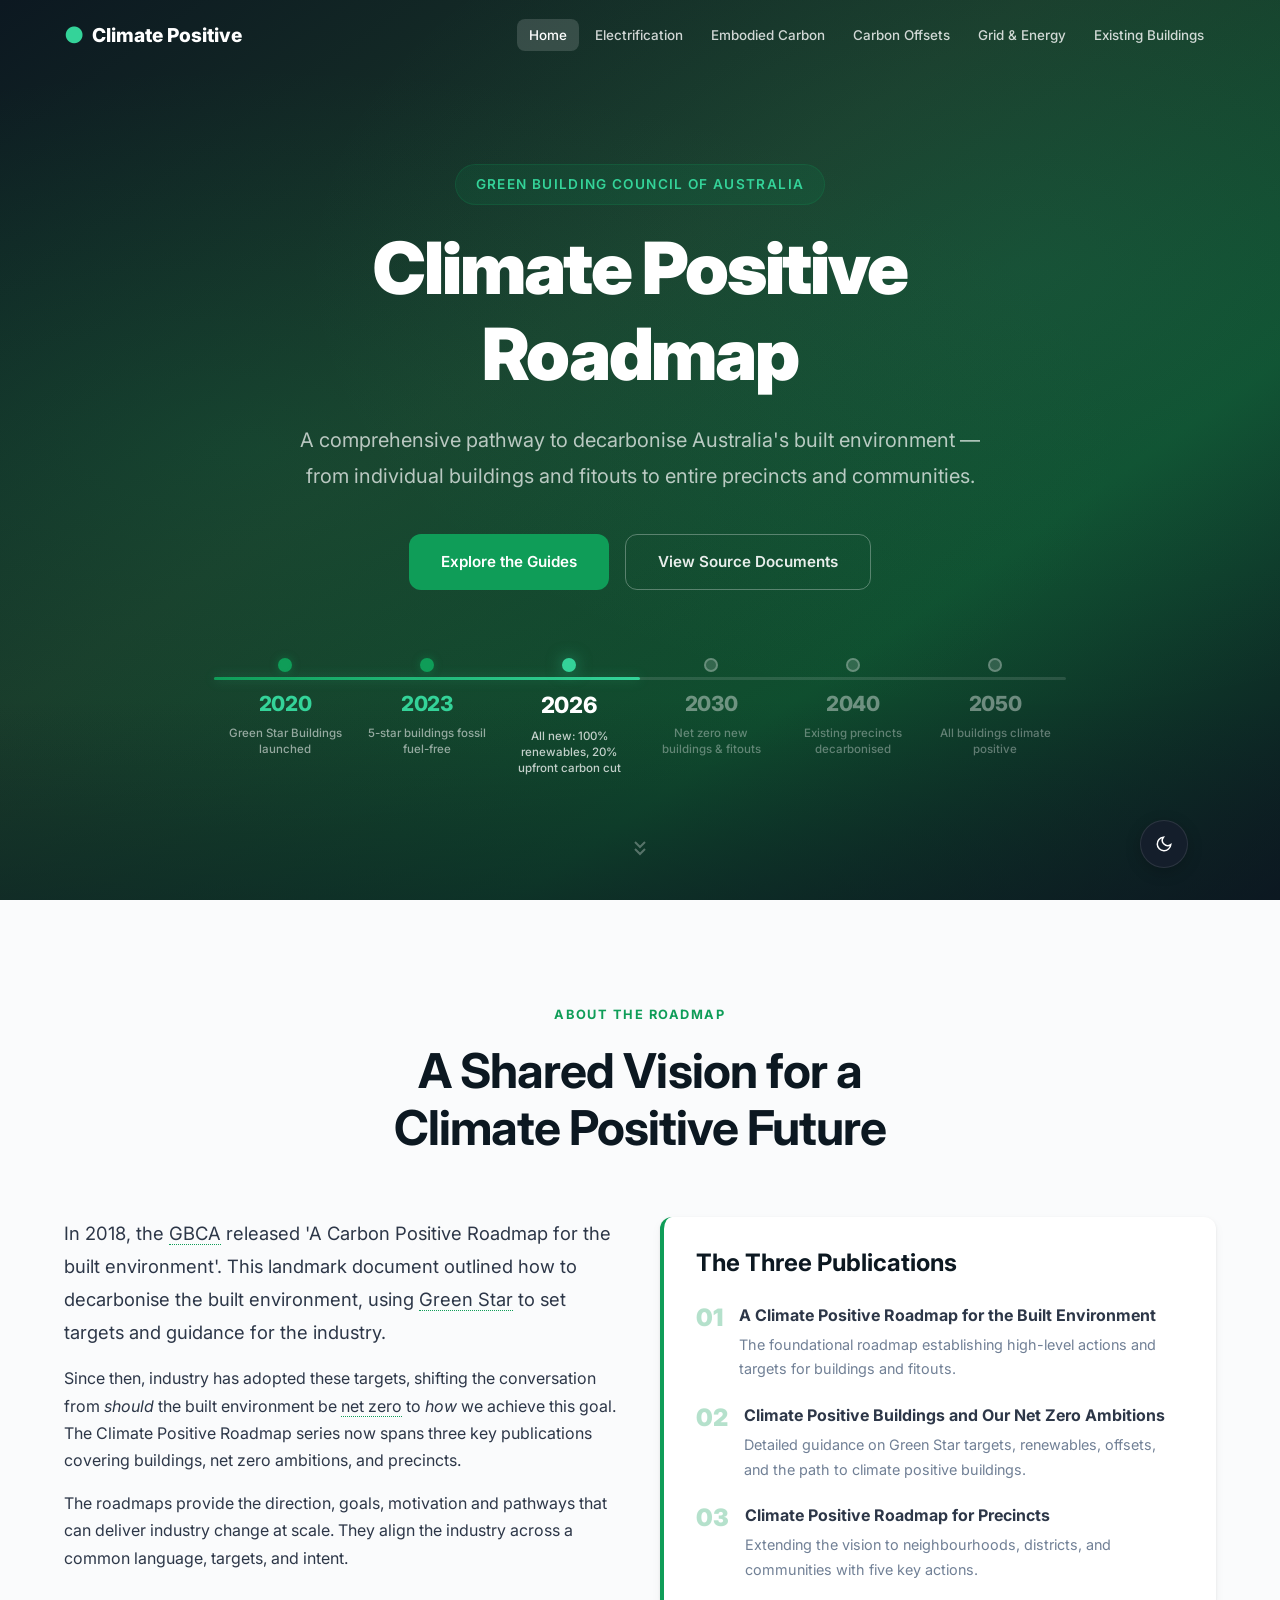
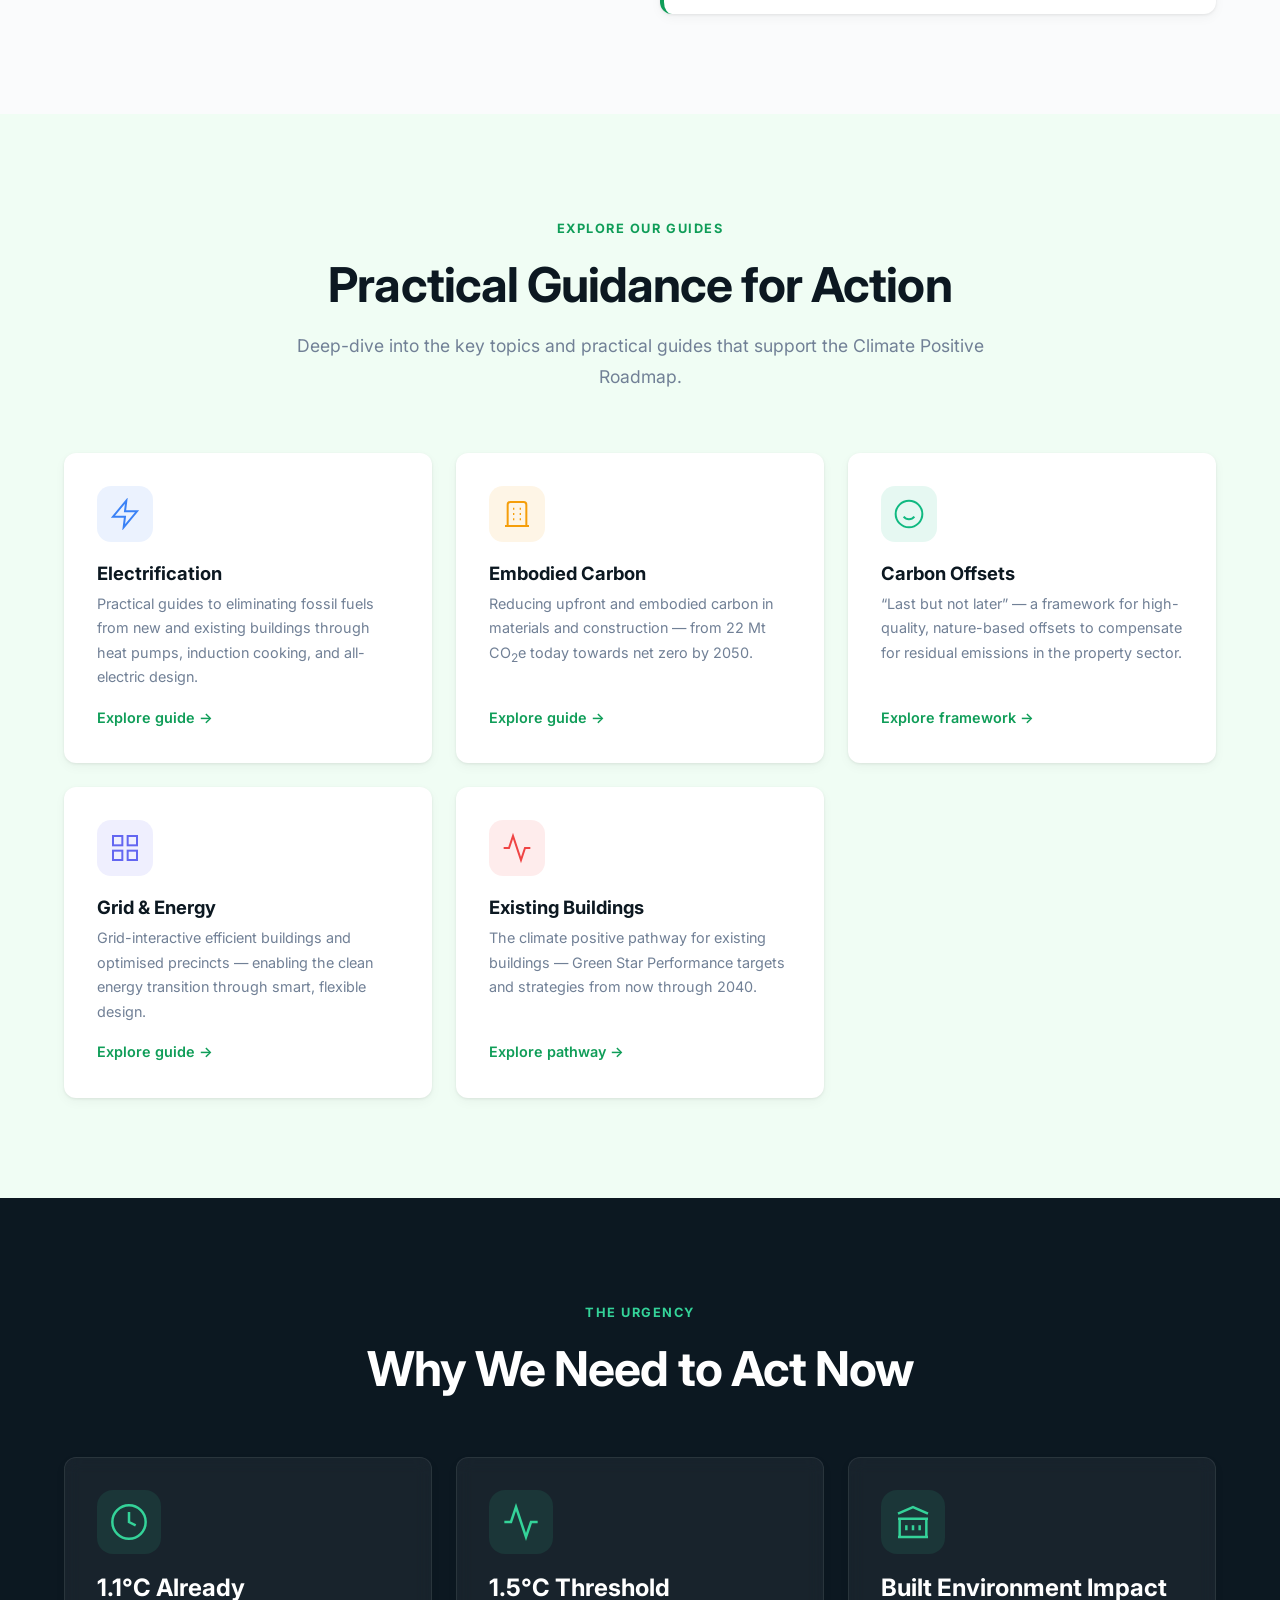
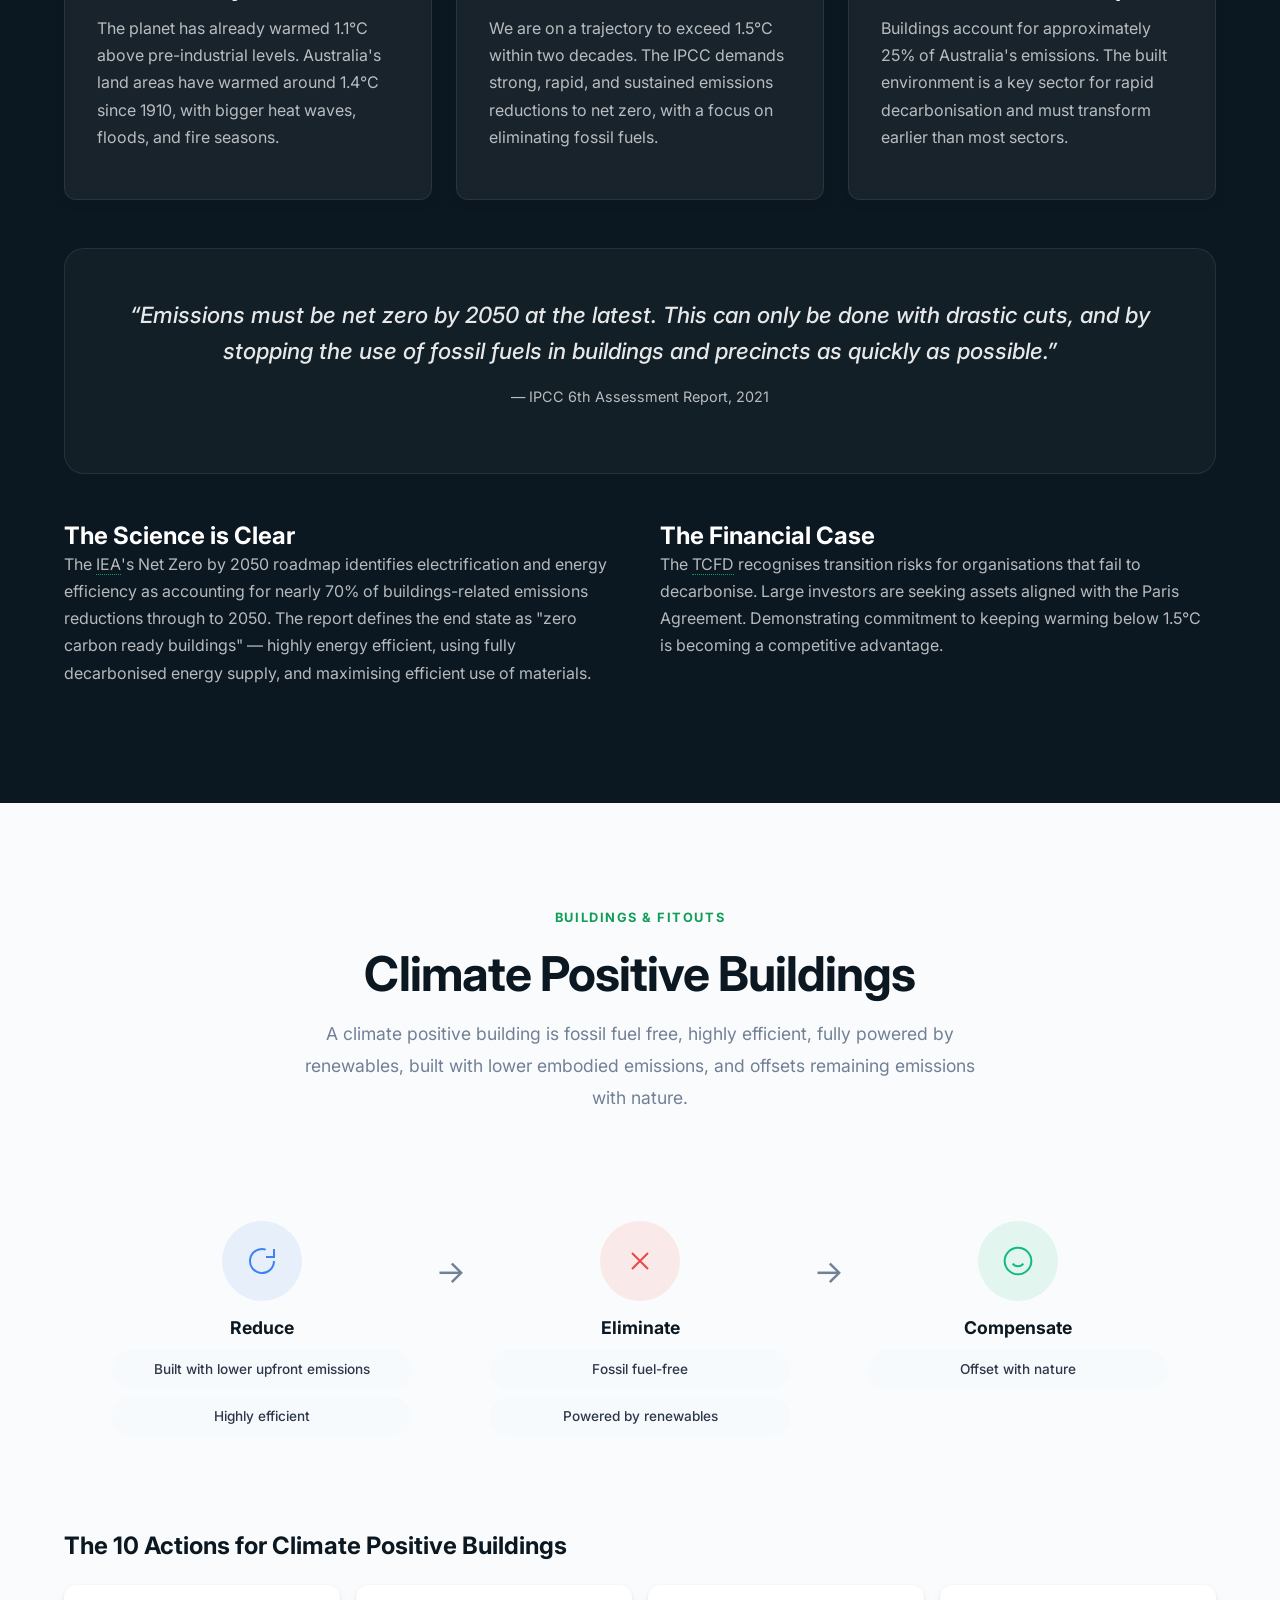
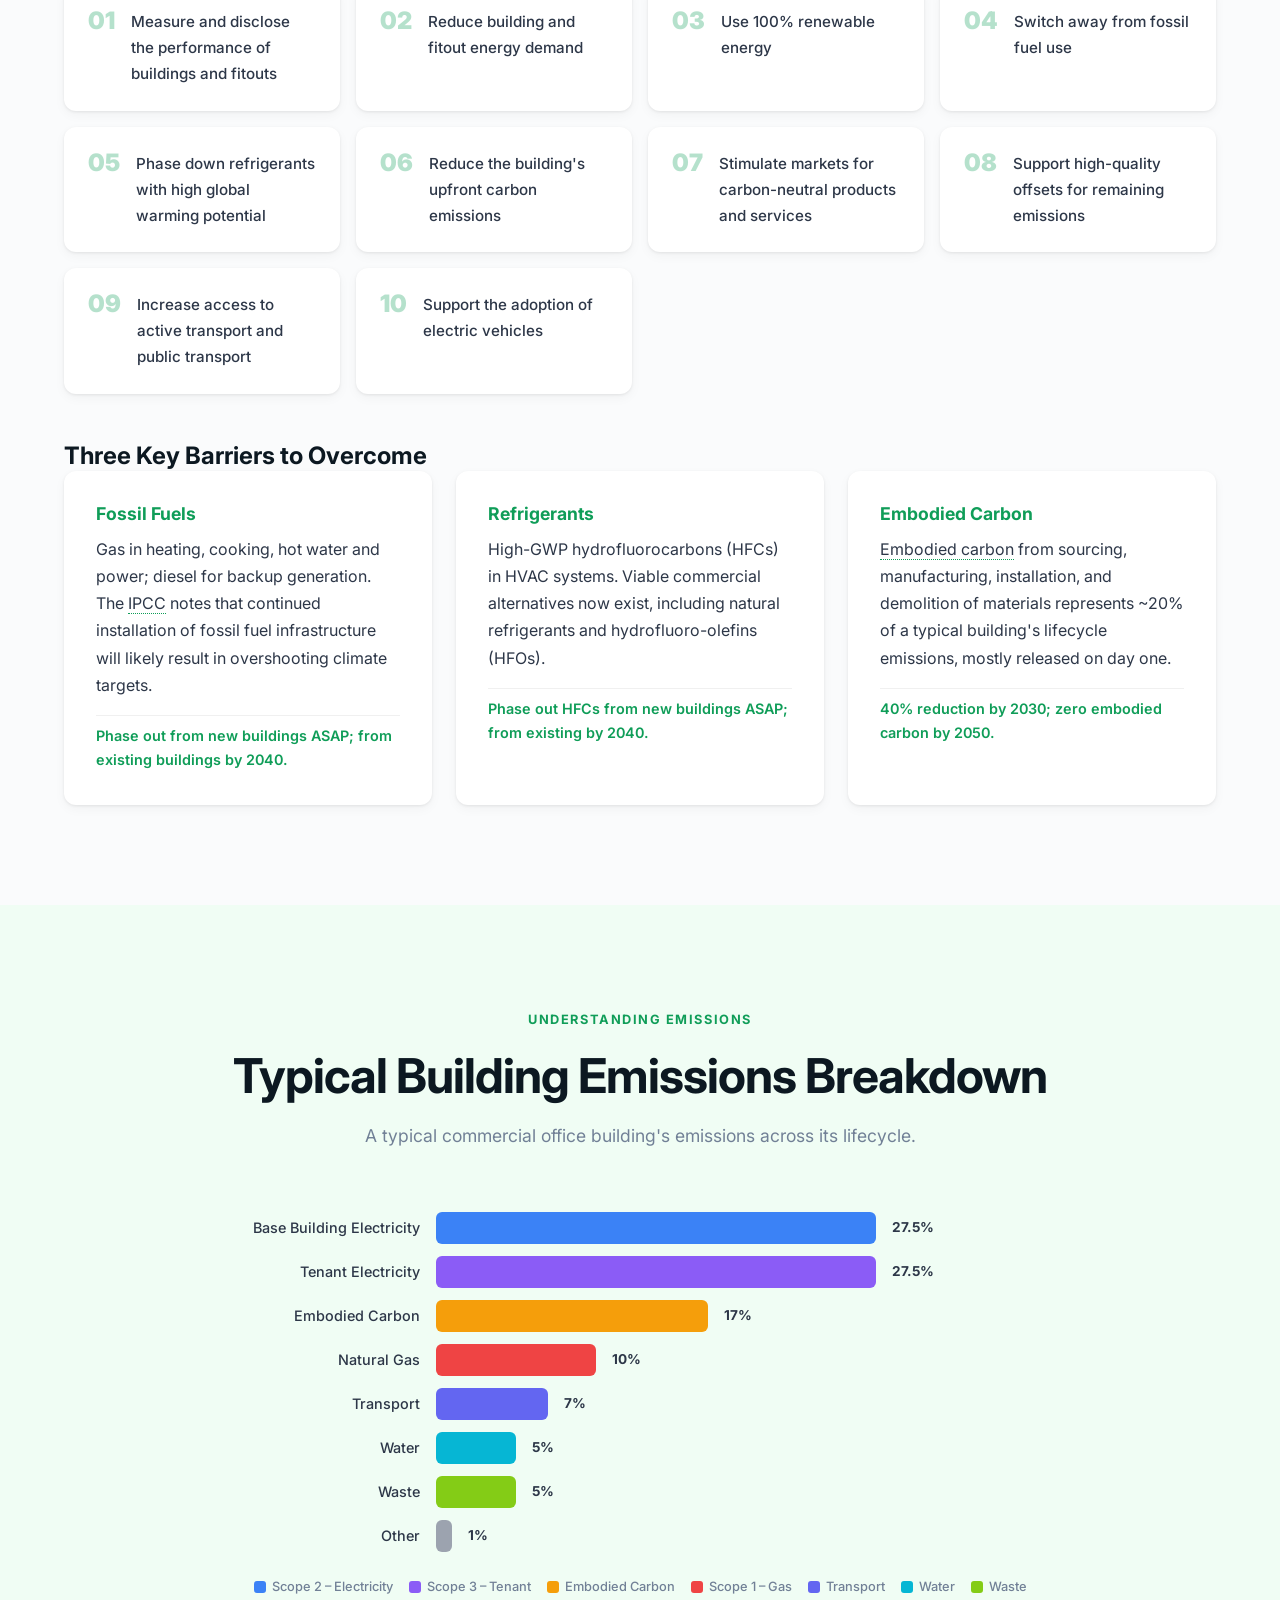
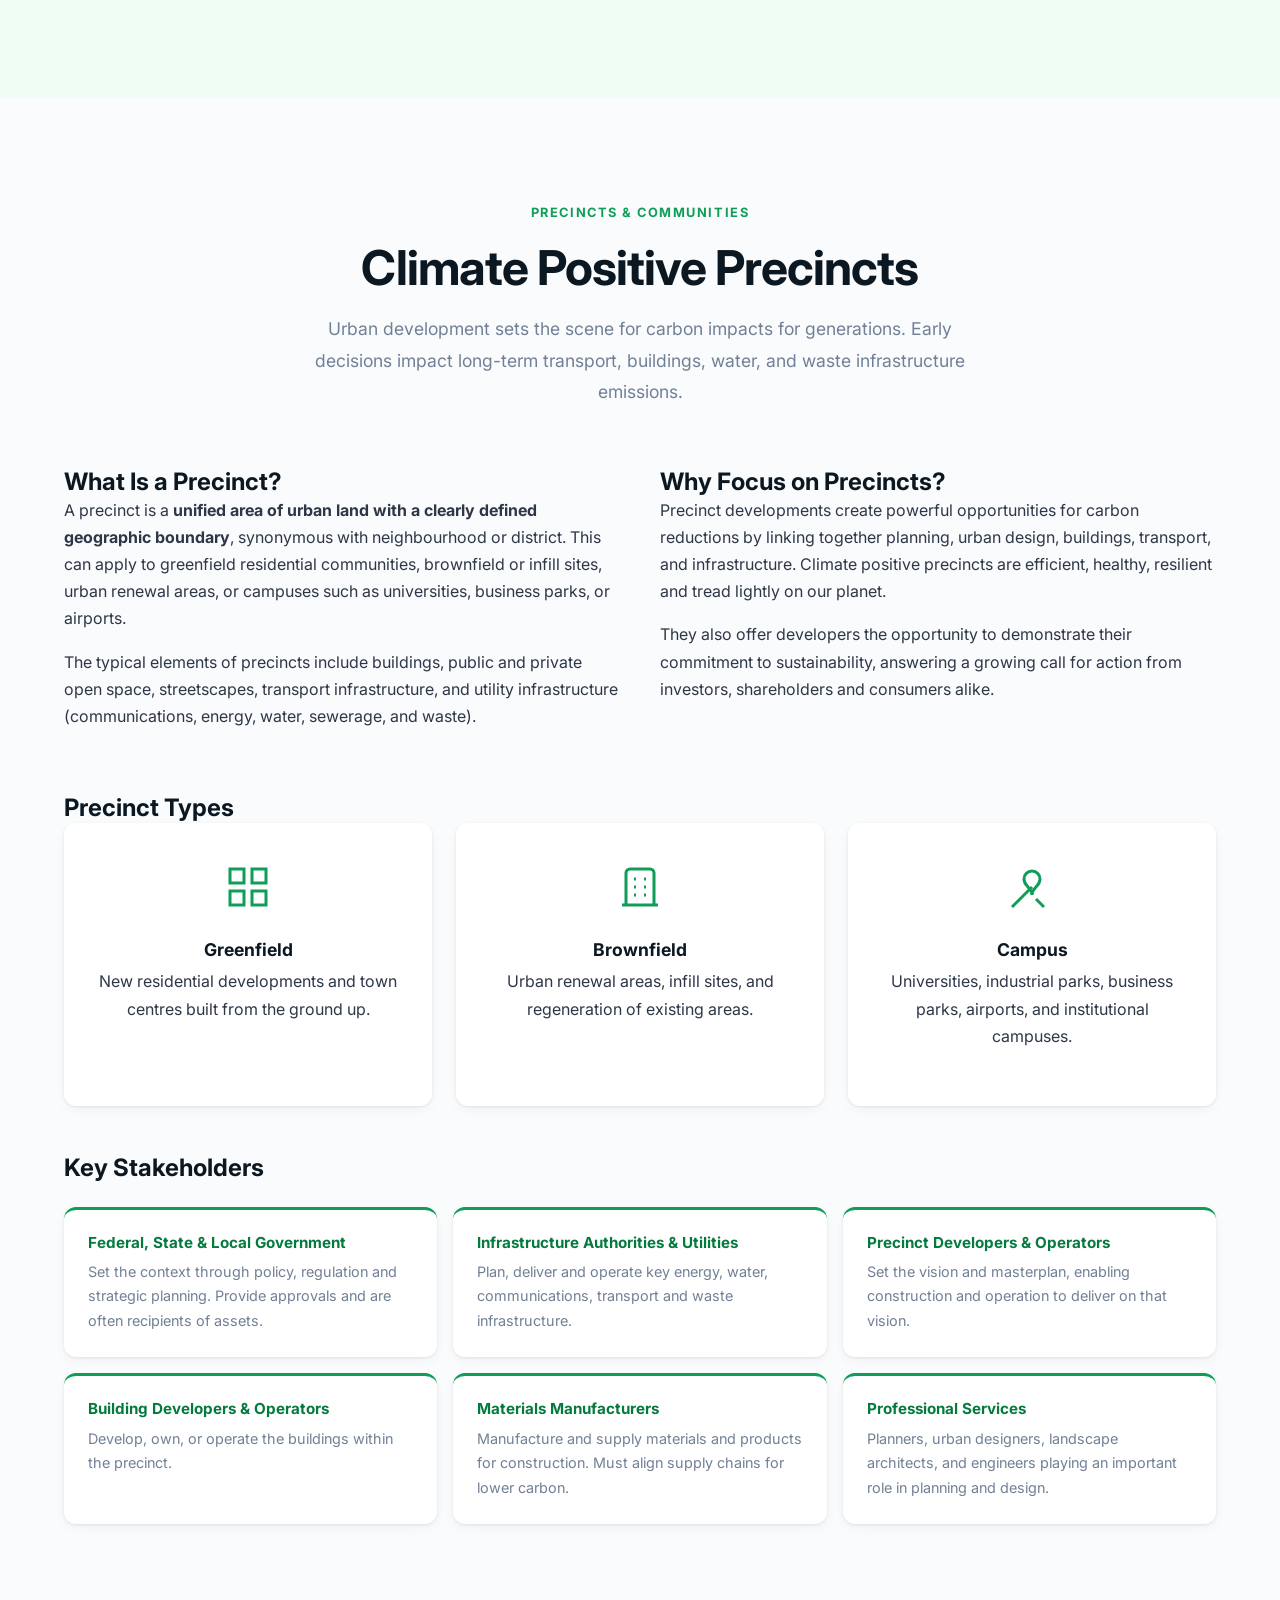
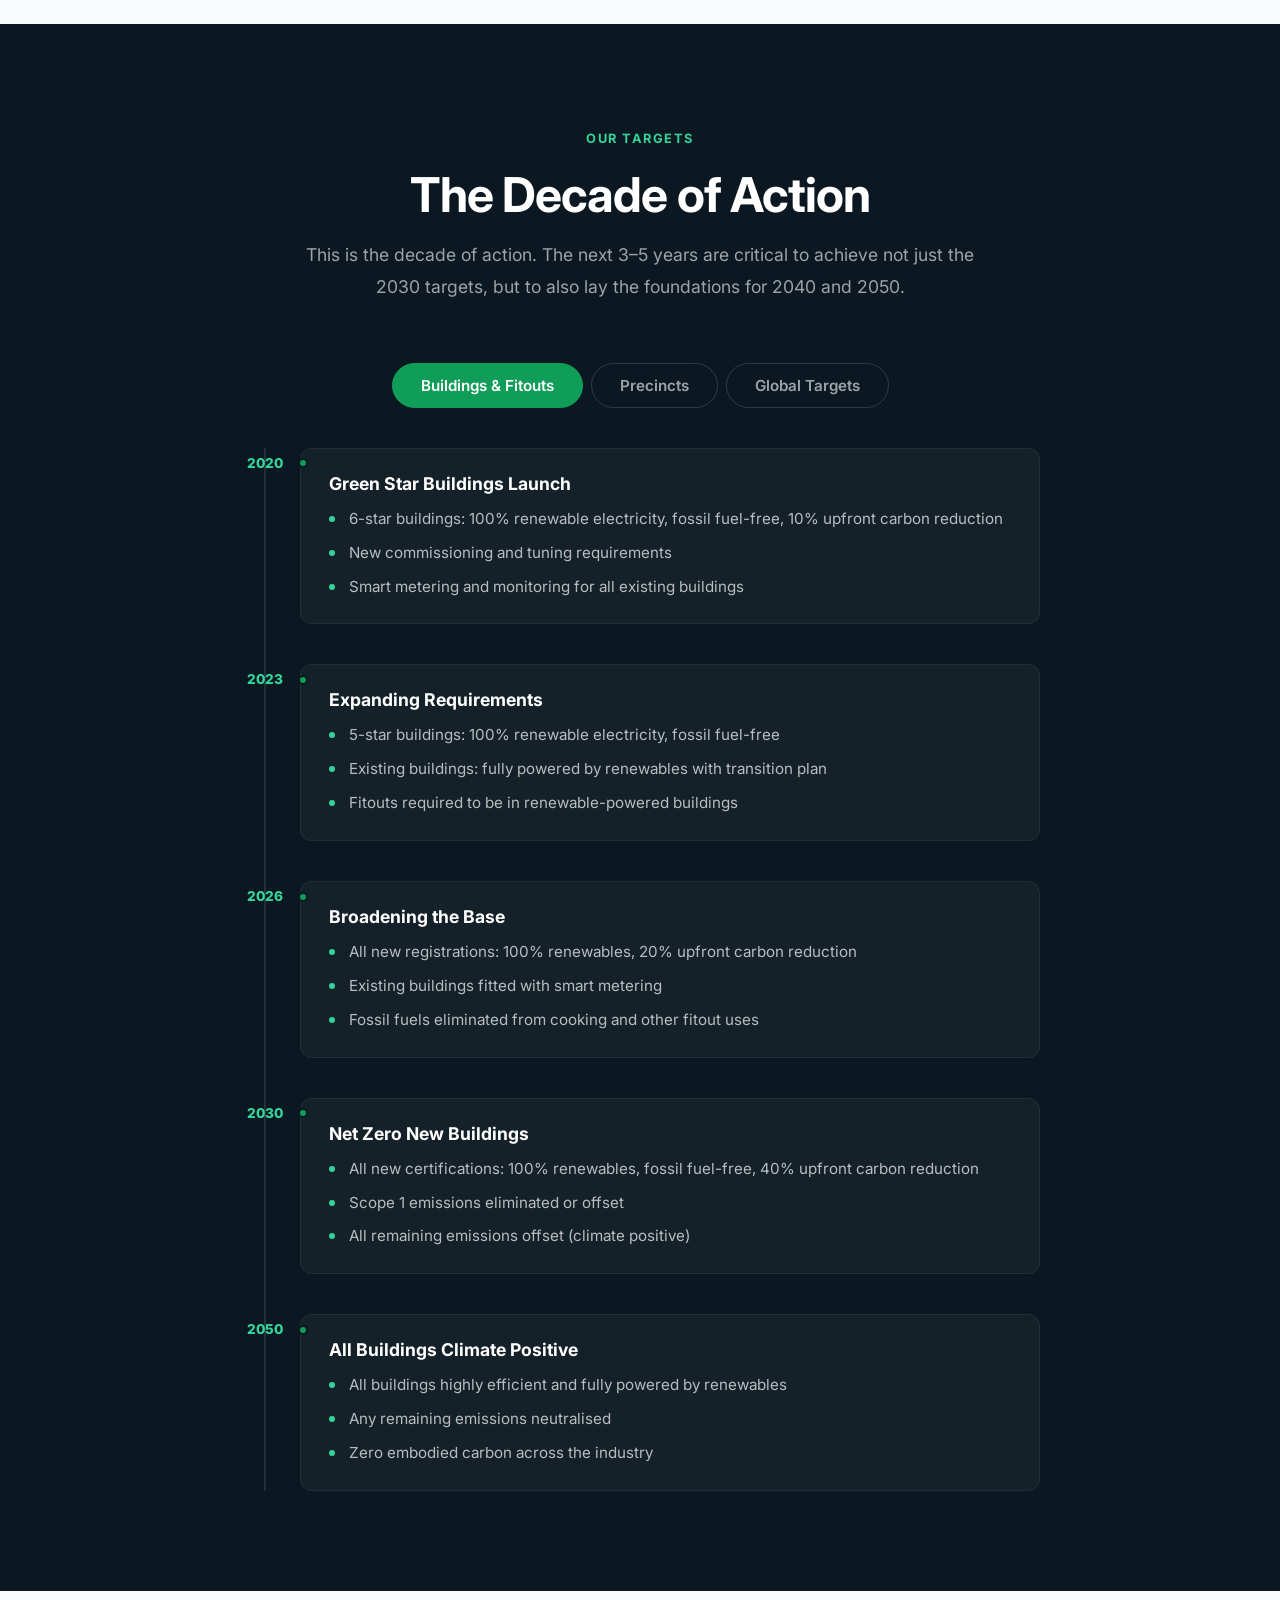
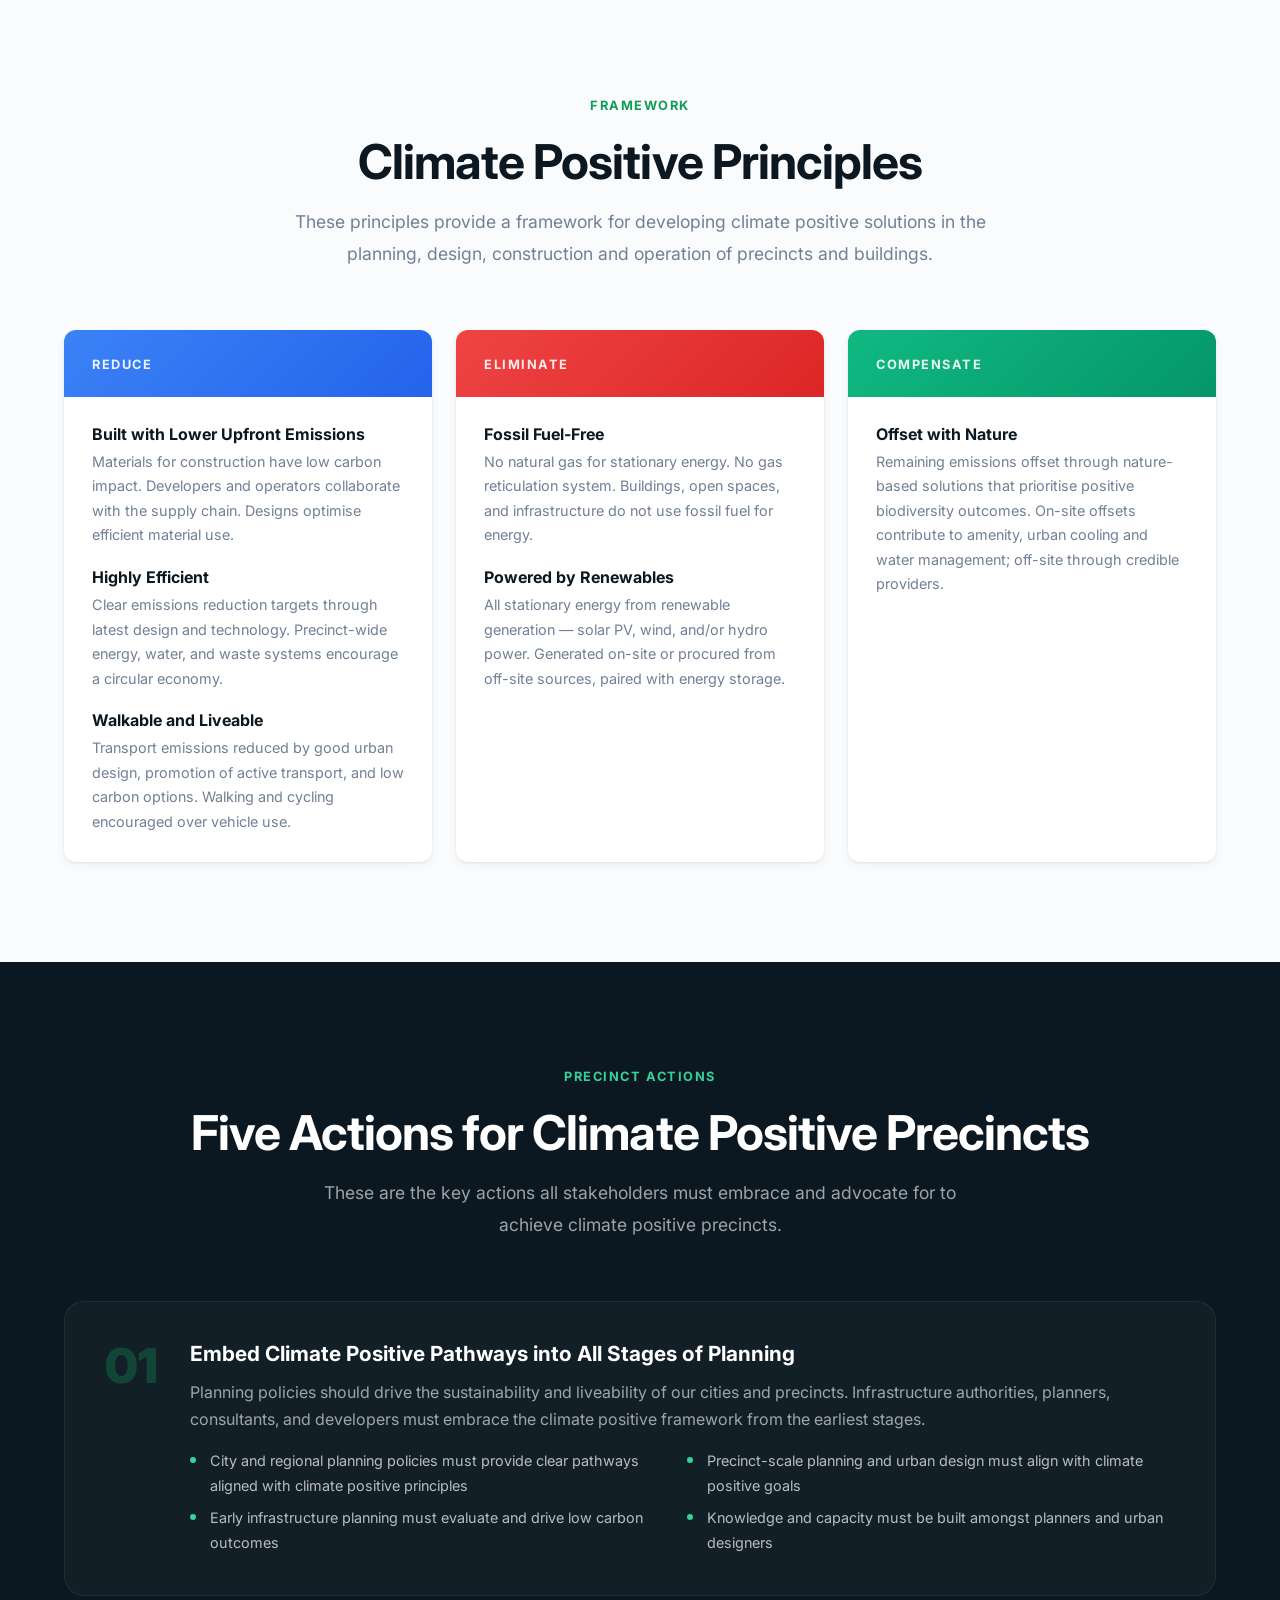
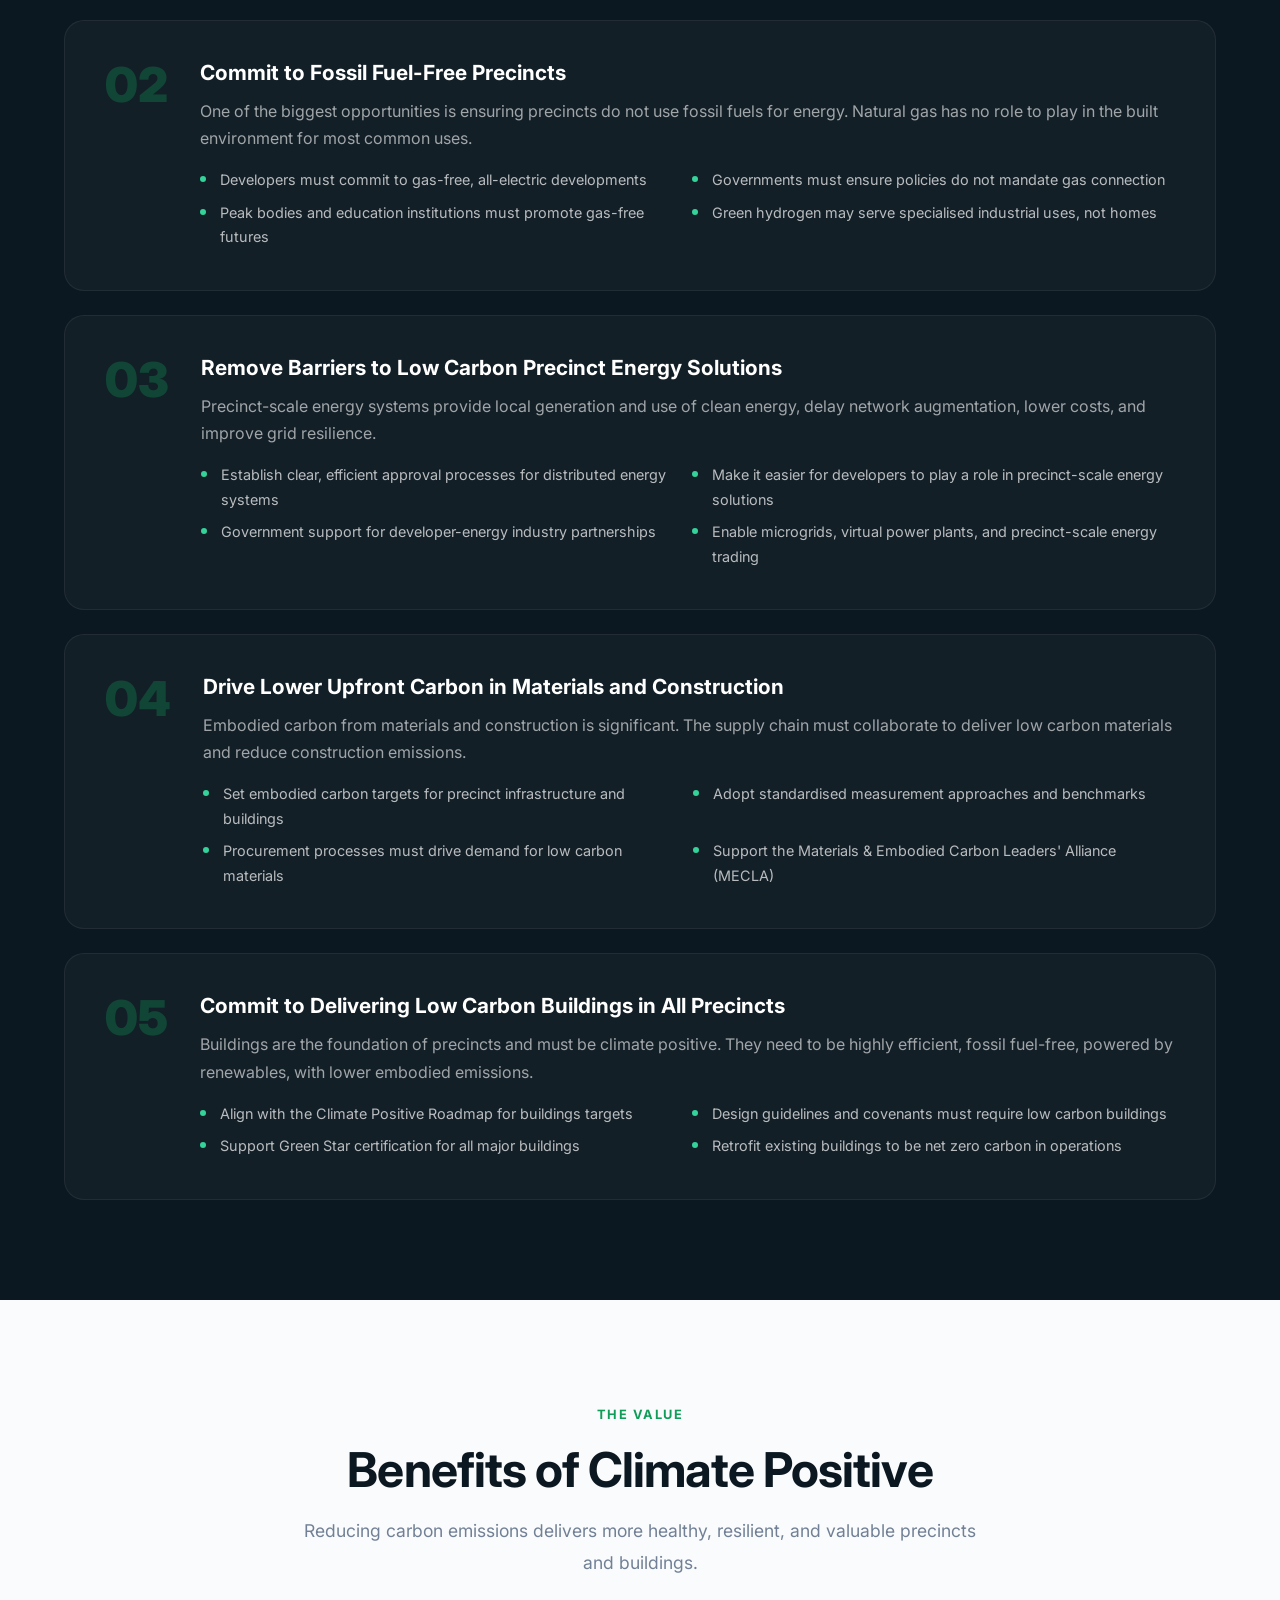
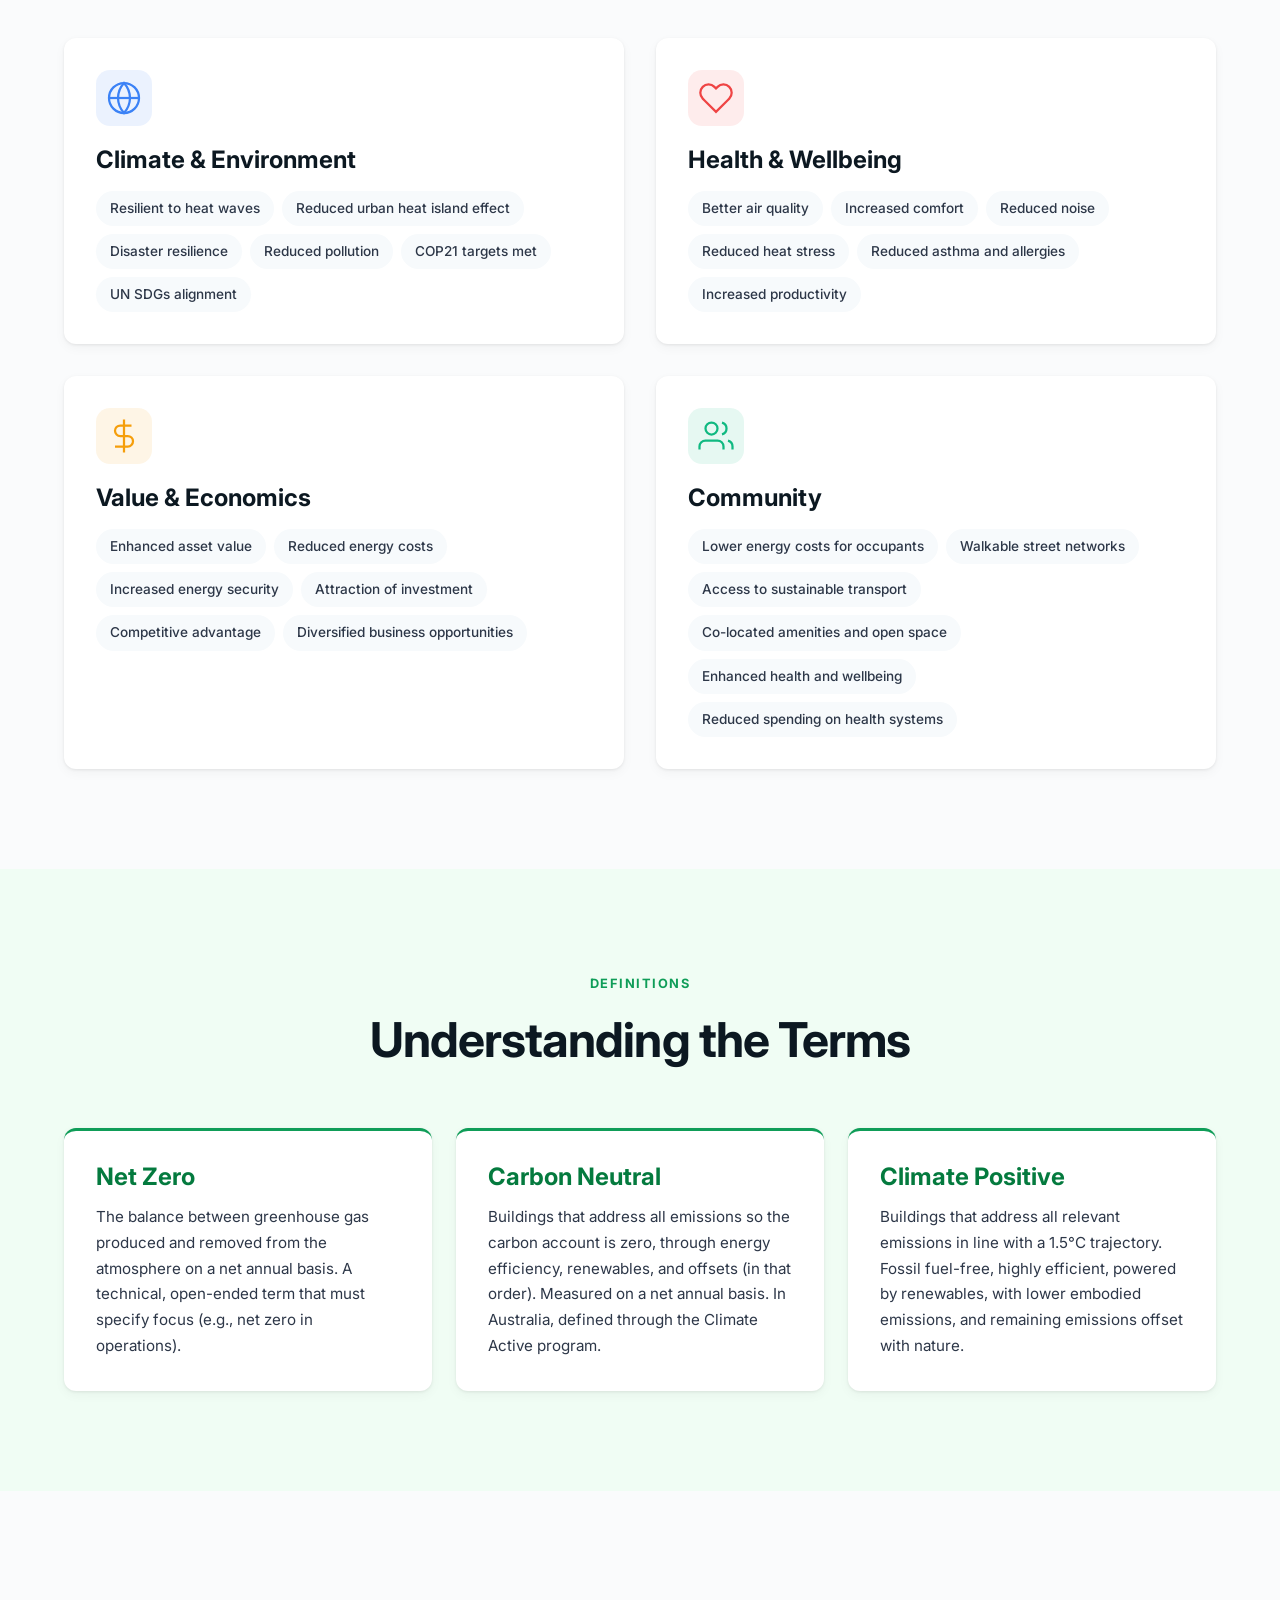
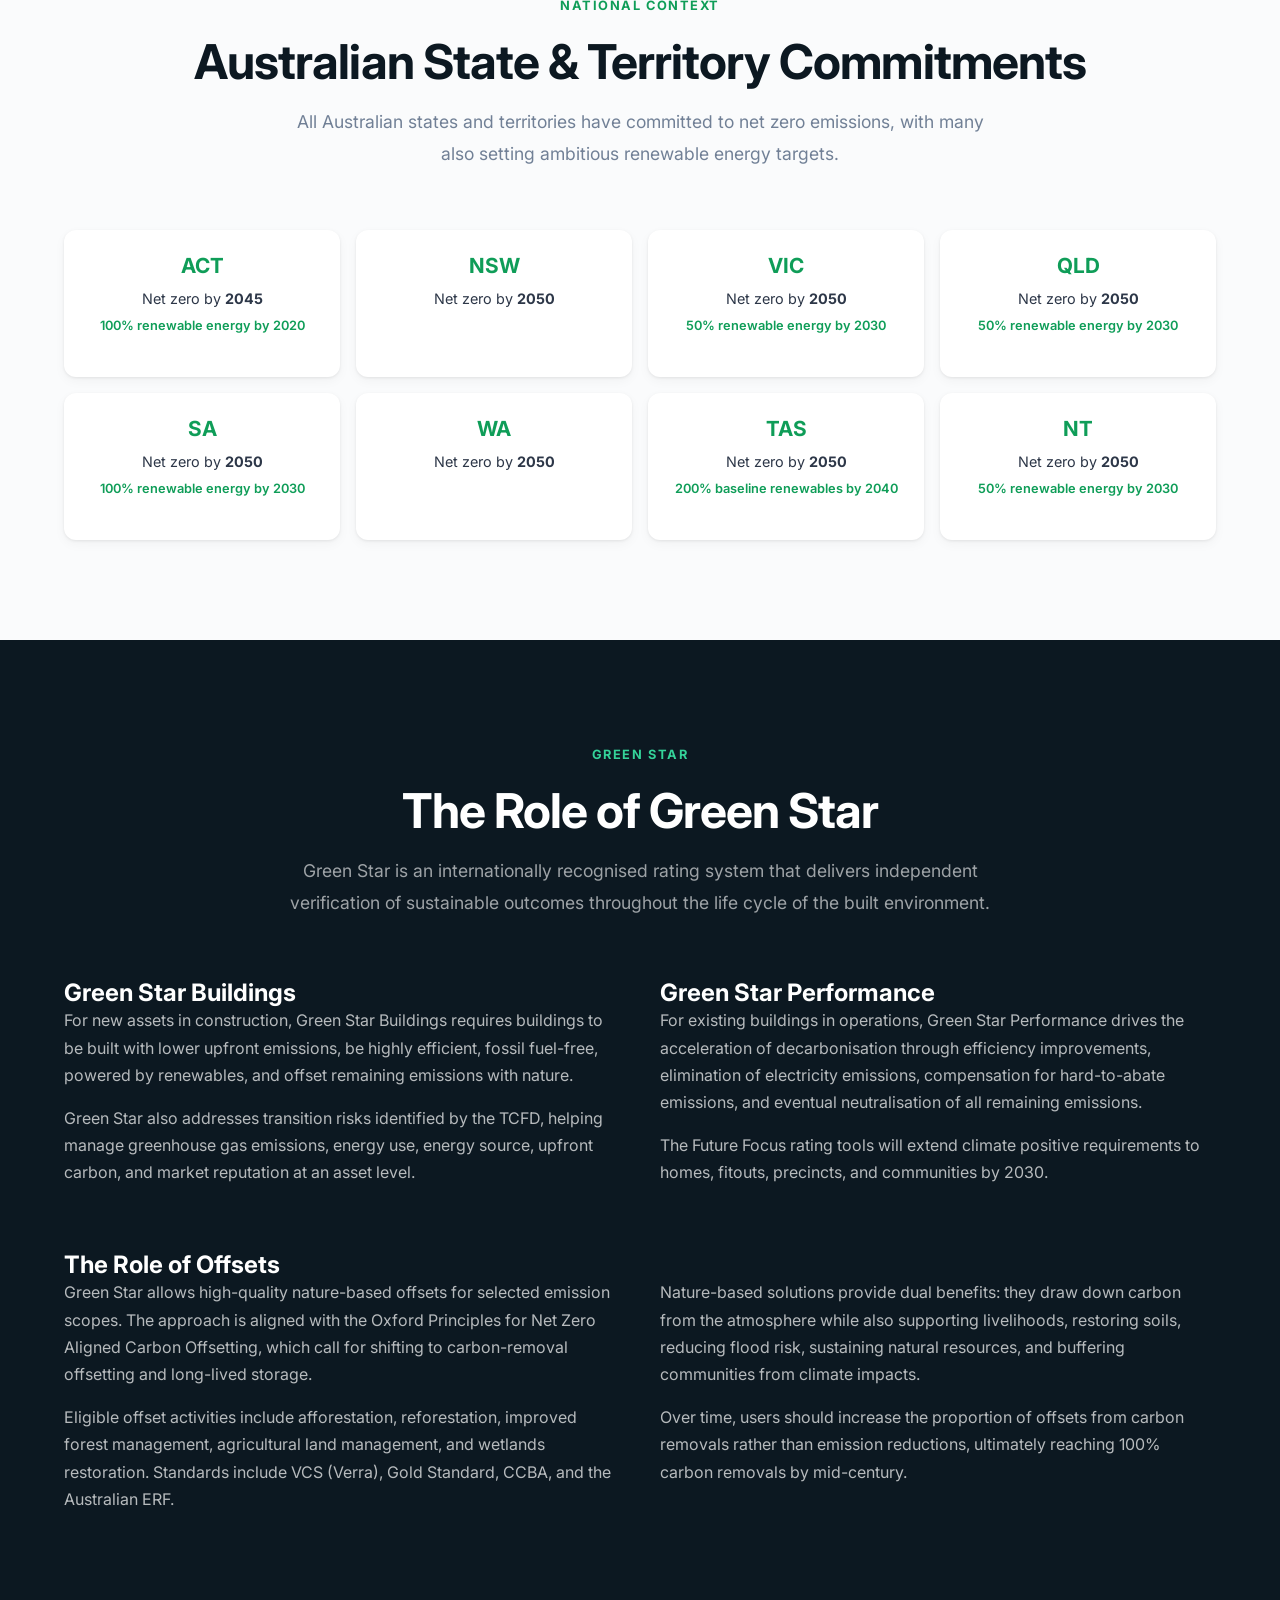
<file: index.html>
<!DOCTYPE html>
<html lang="en">
<head>
  <meta charset="UTF-8">
  <meta name="viewport" content="width=device-width, initial-scale=1.0">
  <title>Climate Positive Roadmap | Green Building Council of Australia</title>
  <meta name="description" content="GBCA's Climate Positive Roadmap for decarbonising Australia's built environment — buildings, fitouts, and precincts.">
  <link rel="preconnect" href="https://fonts.googleapis.com">
  <link rel="preconnect" href="https://fonts.gstatic.com" crossorigin>
  <link href="https://fonts.googleapis.com/css2?family=Inter:wght@300;400;500;600;700;800;900&display=swap" rel="stylesheet">
  <link rel="stylesheet" href="styles.css">
</head>
<body>

  <!-- Navigation -->
  <nav class="nav" id="nav">
    <div class="nav-inner">
      <a href="index.html" class="nav-logo">
        <span class="logo-icon">&#9679;</span> Climate Positive
      </a>
      <button class="nav-toggle" id="nav-toggle" aria-label="Toggle menu">
        <span></span><span></span><span></span>
      </button>
      <ul class="nav-links" id="nav-links">
        <li><a href="index.html">Home</a></li>
        <li><a href="electrification.html">Electrification</a></li>
        <li><a href="embodied-carbon.html">Embodied Carbon</a></li>
        <li><a href="carbon-offsets.html">Carbon Offsets</a></li>
        <li><a href="grid-energy.html">Grid &amp; Energy</a></li>
        <li><a href="existing-buildings.html">Existing Buildings</a></li>
      </ul>
    </div>
  </nav>

  <!-- Hero Section -->
  <header class="hero" id="hero">
    <div class="hero-bg"></div>
    <div class="container hero-content">
      <p class="hero-tag">Green Building Council of Australia</p>
      <h1 class="hero-title">Climate Positive Roadmap</h1>
      <p class="hero-subtitle">A comprehensive pathway to decarbonise Australia's built environment &mdash; from individual buildings and fitouts to entire precincts and communities.</p>
      <div class="hero-actions">
        <a href="#guides" class="btn btn-primary">Explore the Guides</a>
        <a href="#documents" class="btn btn-outline">View Source Documents</a>
      </div>
      <div class="hero-timeline">
        <div class="hero-timeline-track">
          <div class="hero-timeline-progress"></div>
        </div>
        <div class="hero-timeline-nodes">
          <div class="hero-timeline-node completed">
            <div class="node-dot"></div>
            <span class="node-year">2020</span>
            <span class="node-label">Green Star Buildings launched</span>
          </div>
          <div class="hero-timeline-node completed">
            <div class="node-dot"></div>
            <span class="node-year">2023</span>
            <span class="node-label">5-star buildings fossil fuel-free</span>
          </div>
          <div class="hero-timeline-node active">
            <div class="node-dot"></div>
            <span class="node-year">2026</span>
            <span class="node-label">All new: 100% renewables, 20% upfront carbon cut</span>
          </div>
          <div class="hero-timeline-node">
            <div class="node-dot"></div>
            <span class="node-year">2030</span>
            <span class="node-label">Net zero new buildings &amp; fitouts</span>
          </div>
          <div class="hero-timeline-node">
            <div class="node-dot"></div>
            <span class="node-year">2040</span>
            <span class="node-label">Existing precincts decarbonised</span>
          </div>
          <div class="hero-timeline-node">
            <div class="node-dot"></div>
            <span class="node-year">2050</span>
            <span class="node-label">All buildings climate positive</span>
          </div>
        </div>
      </div>
    </div>
    <div class="hero-scroll">
      <a href="#about" aria-label="Scroll down">
        <svg width="24" height="24" viewBox="0 0 24 24" fill="none" stroke="currentColor" stroke-width="2"><path d="M7 13l5 5 5-5M7 6l5 5 5-5"/></svg>
      </a>
    </div>
  </header>

  <!-- About Section -->
  <section class="section" id="about">
    <div class="container">
      <div class="section-header">
        <p class="section-tag">About the Roadmap</p>
        <h2 class="section-title">A Shared Vision for a<br>Climate Positive Future</h2>
      </div>
      <div class="grid-2">
        <div class="content-block">
          <p class="lead">In 2018, the <span data-tooltip="Green Building Council of Australia — the nation's authority on sustainable buildings and communities">GBCA</span> released 'A Carbon Positive Roadmap for the built environment'. This landmark document outlined how to decarbonise the built environment, using <span data-tooltip="An internationally recognised rating system that delivers independent verification of sustainable outcomes for buildings and communities">Green Star</span> to set targets and guidance for the industry.</p>
          <p>Since then, industry has adopted these targets, shifting the conversation from <em>should</em> the built environment be <span data-tooltip="The balance between greenhouse gas produced and removed from the atmosphere on a net annual basis">net zero</span> to <em>how</em> we achieve this goal. The Climate Positive Roadmap series now spans three key publications covering buildings, net zero ambitions, and precincts.</p>
          <p>The roadmaps provide the direction, goals, motivation and pathways that can deliver industry change at scale. They align the industry across a common language, targets, and intent.</p>
        </div>
        <div class="content-block">
          <div class="info-card">
            <h3>The Three Publications</h3>
            <div class="publication-list">
              <div class="publication-item">
                <span class="pub-number">01</span>
                <div>
                  <strong>A Climate Positive Roadmap for the Built Environment</strong>
                  <p>The foundational roadmap establishing high-level actions and targets for buildings and fitouts.</p>
                </div>
              </div>
              <div class="publication-item">
                <span class="pub-number">02</span>
                <div>
                  <strong>Climate Positive Buildings and Our Net Zero Ambitions</strong>
                  <p>Detailed guidance on Green Star targets, renewables, offsets, and the path to climate positive buildings.</p>
                </div>
              </div>
              <div class="publication-item">
                <span class="pub-number">03</span>
                <div>
                  <strong>Climate Positive Roadmap for Precincts</strong>
                  <p>Extending the vision to neighbourhoods, districts, and communities with five key actions.</p>
                </div>
              </div>
            </div>
          </div>
        </div>
      </div>
    </div>
  </section>

  <!-- Explore Guides Section -->
  <section class="section section-accent" id="guides">
    <div class="container">
      <div class="section-header">
        <p class="section-tag">Explore Our Guides</p>
        <h2 class="section-title">Practical Guidance for Action</h2>
        <p class="section-desc">Deep-dive into the key topics and practical guides that support the Climate Positive Roadmap.</p>
      </div>

      <div class="topic-grid">
        <a href="electrification.html" class="topic-card">
          <div class="topic-card-icon electric">
            <svg width="32" height="32" viewBox="0 0 24 24" fill="none" stroke="currentColor" stroke-width="1.5"><path d="M13 2L3 14h9l-1 8 10-12h-9l1-8z"/></svg>
          </div>
          <h3>Electrification</h3>
          <p>Practical guides to eliminating fossil fuels from new and existing buildings through heat pumps, induction cooking, and all-electric design.</p>
          <span class="topic-link">Explore guide &rarr;</span>
        </a>

        <a href="embodied-carbon.html" class="topic-card">
          <div class="topic-card-icon embodied">
            <svg width="32" height="32" viewBox="0 0 24 24" fill="none" stroke="currentColor" stroke-width="1.5"><path d="M3 21h18M9 8h1M9 12h1M9 16h1M14 8h1M14 12h1M14 16h1M5 21V5a2 2 0 012-2h10a2 2 0 012 2v16"/></svg>
          </div>
          <h3>Embodied Carbon</h3>
          <p>Reducing upfront and embodied carbon in materials and construction &mdash; from 22 Mt CO<sub>2</sub>e today towards net zero by 2050.</p>
          <span class="topic-link">Explore guide &rarr;</span>
        </a>

        <a href="carbon-offsets.html" class="topic-card">
          <div class="topic-card-icon offsets">
            <svg width="32" height="32" viewBox="0 0 24 24" fill="none" stroke="currentColor" stroke-width="1.5"><path d="M12 22c5.5 0 10-4.5 10-10S17.5 2 12 2 2 6.5 2 12s4.5 10 10 10z"/><path d="M8 14s1.5 2 4 2 4-2 4-2"/><path d="M9 9h.01M15 9h.01"/></svg>
          </div>
          <h3>Carbon Offsets</h3>
          <p>&ldquo;Last but not later&rdquo; &mdash; a framework for high-quality, nature-based offsets to compensate for residual emissions in the property sector.</p>
          <span class="topic-link">Explore framework &rarr;</span>
        </a>

        <a href="grid-energy.html" class="topic-card">
          <div class="topic-card-icon grid">
            <svg width="32" height="32" viewBox="0 0 24 24" fill="none" stroke="currentColor" stroke-width="1.5"><rect x="3" y="3" width="7" height="7"/><rect x="14" y="3" width="7" height="7"/><rect x="3" y="14" width="7" height="7"/><rect x="14" y="14" width="7" height="7"/></svg>
          </div>
          <h3>Grid &amp; Energy</h3>
          <p>Grid-interactive efficient buildings and optimised precincts &mdash; enabling the clean energy transition through smart, flexible design.</p>
          <span class="topic-link">Explore guide &rarr;</span>
        </a>

        <a href="existing-buildings.html" class="topic-card">
          <div class="topic-card-icon existing">
            <svg width="32" height="32" viewBox="0 0 24 24" fill="none" stroke="currentColor" stroke-width="1.5"><path d="M22 12h-4l-3 9L9 3l-3 9H2"/></svg>
          </div>
          <h3>Existing Buildings</h3>
          <p>The climate positive pathway for existing buildings &mdash; Green Star Performance targets and strategies from now through 2040.</p>
          <span class="topic-link">Explore pathway &rarr;</span>
        </a>
      </div>
    </div>
  </section>

  <!-- Why Act Section -->
  <section class="section section-dark" id="why">
    <div class="container">
      <div class="section-header">
        <p class="section-tag">The Urgency</p>
        <h2 class="section-title">Why We Need to Act Now</h2>
      </div>
      <div class="grid-3">
        <div class="card card-glass">
          <div class="card-icon">
            <svg width="40" height="40" viewBox="0 0 24 24" fill="none" stroke="currentColor" stroke-width="1.5"><path d="M12 2C6.5 2 2 6.5 2 12s4.5 10 10 10 10-4.5 10-10S17.5 2 12 2z"/><path d="M12 6v6l4 2"/></svg>
          </div>
          <h3>1.1&deg;C Already</h3>
          <p>The planet has already warmed 1.1&deg;C above pre-industrial levels. Australia's land areas have warmed around 1.4&deg;C since 1910, with bigger heat waves, floods, and fire seasons.</p>
        </div>
        <div class="card card-glass">
          <div class="card-icon">
            <svg width="40" height="40" viewBox="0 0 24 24" fill="none" stroke="currentColor" stroke-width="1.5"><path d="M22 12h-4l-3 9L9 3l-3 9H2"/></svg>
          </div>
          <h3>1.5&deg;C Threshold</h3>
          <p>We are on a trajectory to exceed 1.5&deg;C within two decades. The IPCC demands strong, rapid, and sustained emissions reductions to net zero, with a focus on eliminating fossil fuels.</p>
        </div>
        <div class="card card-glass">
          <div class="card-icon">
            <svg width="40" height="40" viewBox="0 0 24 24" fill="none" stroke="currentColor" stroke-width="1.5"><path d="M3 21h18M3 10h18M3 7l9-4 9 4M4 10v11M20 10v11M8 14v3M12 14v3M16 14v3"/></svg>
          </div>
          <h3>Built Environment Impact</h3>
          <p>Buildings account for approximately 25% of Australia's emissions. The built environment is a key sector for rapid decarbonisation and must transform earlier than most sectors.</p>
        </div>
      </div>

      <div class="callout">
        <blockquote>
          &ldquo;Emissions must be net zero by 2050 at the latest. This can only be done with drastic cuts, and by stopping the use of fossil fuels in buildings and precincts as quickly as possible.&rdquo;
        </blockquote>
        <p class="callout-source">&mdash; IPCC 6th Assessment Report, 2021</p>
      </div>

      <div class="grid-2 mt-4">
        <div class="content-block">
          <h3>The Science is Clear</h3>
          <p>The <span data-tooltip="International Energy Agency — a Paris-based intergovernmental organisation providing analysis on global energy">IEA</span>'s Net Zero by 2050 roadmap identifies electrification and energy efficiency as accounting for nearly 70% of buildings-related emissions reductions through to 2050. The report defines the end state as "zero carbon ready buildings" &mdash; highly energy efficient, using fully decarbonised energy supply, and maximising efficient use of materials.</p>
        </div>
        <div class="content-block">
          <h3>The Financial Case</h3>
          <p>The <span data-tooltip="Task Force on Climate-related Financial Disclosures — a framework for companies to disclose climate risks and opportunities">TCFD</span> recognises transition risks for organisations that fail to decarbonise. Large investors are seeking assets aligned with the Paris Agreement. Demonstrating commitment to keeping warming below 1.5&deg;C is becoming a competitive advantage.</p>
        </div>
      </div>
    </div>
  </section>

  <!-- Buildings Section -->
  <section class="section" id="buildings">
    <div class="container">
      <div class="section-header">
        <p class="section-tag">Buildings &amp; Fitouts</p>
        <h2 class="section-title">Climate Positive Buildings</h2>
        <p class="section-desc">A climate positive building is fossil fuel free, highly efficient, fully powered by renewables, built with lower embodied emissions, and offsets remaining emissions with nature.</p>
      </div>

      <div class="pathway-visual">
        <div class="pathway-step">
          <div class="pathway-icon reduce">
            <svg width="32" height="32" viewBox="0 0 24 24" fill="none" stroke="currentColor" stroke-width="1.5"><path d="M21 12a9 9 0 11-6.219-8.56"/><path d="M21 3v6h-6"/></svg>
          </div>
          <h4>Reduce</h4>
          <div class="pathway-items">
            <span>Built with lower upfront emissions</span>
            <span>Highly efficient</span>
          </div>
        </div>
        <div class="pathway-arrow">&rarr;</div>
        <div class="pathway-step">
          <div class="pathway-icon eliminate">
            <svg width="32" height="32" viewBox="0 0 24 24" fill="none" stroke="currentColor" stroke-width="1.5"><path d="M18 6L6 18M6 6l12 12"/></svg>
          </div>
          <h4>Eliminate</h4>
          <div class="pathway-items">
            <span>Fossil fuel-free</span>
            <span>Powered by renewables</span>
          </div>
        </div>
        <div class="pathway-arrow">&rarr;</div>
        <div class="pathway-step">
          <div class="pathway-icon compensate">
            <svg width="32" height="32" viewBox="0 0 24 24" fill="none" stroke="currentColor" stroke-width="1.5"><path d="M12 22c5.5 0 10-4.5 10-10S17.5 2 12 2 2 6.5 2 12s4.5 10 10 10z"/><path d="M8 14s1.5 2 4 2 4-2 4-2"/><path d="M9 9h.01M15 9h.01"/></svg>
          </div>
          <h4>Compensate</h4>
          <div class="pathway-items">
            <span>Offset with nature</span>
          </div>
        </div>
      </div>

      <h3 class="mt-4">The 10 Actions for Climate Positive Buildings</h3>
      <div class="actions-grid">
        <div class="action-card">
          <span class="action-num">01</span>
          <p>Measure and disclose the performance of buildings and fitouts</p>
        </div>
        <div class="action-card">
          <span class="action-num">02</span>
          <p>Reduce building and fitout energy demand</p>
        </div>
        <div class="action-card">
          <span class="action-num">03</span>
          <p>Use 100% renewable energy</p>
        </div>
        <div class="action-card">
          <span class="action-num">04</span>
          <p>Switch away from fossil fuel use</p>
        </div>
        <div class="action-card">
          <span class="action-num">05</span>
          <p>Phase down refrigerants with high global warming potential</p>
        </div>
        <div class="action-card">
          <span class="action-num">06</span>
          <p>Reduce the building's upfront carbon emissions</p>
        </div>
        <div class="action-card">
          <span class="action-num">07</span>
          <p>Stimulate markets for carbon-neutral products and services</p>
        </div>
        <div class="action-card">
          <span class="action-num">08</span>
          <p>Support high-quality offsets for remaining emissions</p>
        </div>
        <div class="action-card">
          <span class="action-num">09</span>
          <p>Increase access to active transport and public transport</p>
        </div>
        <div class="action-card">
          <span class="action-num">10</span>
          <p>Support the adoption of electric vehicles</p>
        </div>
      </div>

      <h3 class="mt-4">Three Key Barriers to Overcome</h3>
      <div class="grid-3">
        <div class="card">
          <h4 class="card-title-accent">Fossil Fuels</h4>
          <p>Gas in heating, cooking, hot water and power; diesel for backup generation. The <span data-tooltip="Intergovernmental Panel on Climate Change — the UN body for assessing the science related to climate change">IPCC</span> notes that continued installation of fossil fuel infrastructure will likely result in overshooting climate targets.</p>
          <p class="card-action-text">Phase out from new buildings ASAP; from existing buildings by 2040.</p>
        </div>
        <div class="card">
          <h4 class="card-title-accent">Refrigerants</h4>
          <p>High-GWP hydrofluorocarbons (HFCs) in HVAC systems. Viable commercial alternatives now exist, including natural refrigerants and hydrofluoro-olefins (HFOs).</p>
          <p class="card-action-text">Phase out HFCs from new buildings ASAP; from existing by 2040.</p>
        </div>
        <div class="card">
          <h4 class="card-title-accent">Embodied Carbon</h4>
          <p><span data-tooltip="Carbon emissions from materials manufacturing, transport, construction, and end-of-life — as opposed to operational emissions from energy use">Embodied carbon</span> from sourcing, manufacturing, installation, and demolition of materials represents ~20% of a typical building's lifecycle emissions, mostly released on day one.</p>
          <p class="card-action-text">40% reduction by 2030; zero embodied carbon by 2050.</p>
        </div>
      </div>
    </div>
  </section>

  <!-- Emissions Breakdown -->
  <section class="section section-accent" id="emissions">
    <div class="container">
      <div class="section-header">
        <p class="section-tag">Understanding Emissions</p>
        <h2 class="section-title">Typical Building Emissions Breakdown</h2>
        <p class="section-desc">A typical commercial office building's emissions across its lifecycle.</p>
      </div>
      <div class="emissions-chart">
        <div class="emission-bar-group">
          <div class="emission-bar" style="--bar-width: 55%;" data-label="Base Building Electricity" data-value="27.5%">
            <div class="emission-bar-fill scope2"></div>
          </div>
          <div class="emission-bar" style="--bar-width: 55%;" data-label="Tenant Electricity" data-value="27.5%">
            <div class="emission-bar-fill scope3"></div>
          </div>
          <div class="emission-bar" style="--bar-width: 34%;" data-label="Embodied Carbon" data-value="17%">
            <div class="emission-bar-fill embodied"></div>
          </div>
          <div class="emission-bar" style="--bar-width: 20%;" data-label="Natural Gas" data-value="10%">
            <div class="emission-bar-fill scope1"></div>
          </div>
          <div class="emission-bar" style="--bar-width: 14%;" data-label="Transport" data-value="7%">
            <div class="emission-bar-fill transport"></div>
          </div>
          <div class="emission-bar" style="--bar-width: 10%;" data-label="Water" data-value="5%">
            <div class="emission-bar-fill water"></div>
          </div>
          <div class="emission-bar" style="--bar-width: 10%;" data-label="Waste" data-value="5%">
            <div class="emission-bar-fill waste"></div>
          </div>
          <div class="emission-bar" style="--bar-width: 2%;" data-label="Other" data-value="1%">
            <div class="emission-bar-fill other"></div>
          </div>
        </div>
        <div class="emission-legend">
          <span class="legend-item"><span class="legend-dot scope2"></span> Scope 2 &ndash; Electricity</span>
          <span class="legend-item"><span class="legend-dot scope3"></span> Scope 3 &ndash; Tenant</span>
          <span class="legend-item"><span class="legend-dot embodied"></span> Embodied Carbon</span>
          <span class="legend-item"><span class="legend-dot scope1"></span> Scope 1 &ndash; Gas</span>
          <span class="legend-item"><span class="legend-dot transport"></span> Transport</span>
          <span class="legend-item"><span class="legend-dot water"></span> Water</span>
          <span class="legend-item"><span class="legend-dot waste"></span> Waste</span>
        </div>
      </div>
    </div>
  </section>

  <!-- Precincts Section -->
  <section class="section" id="precincts">
    <div class="container">
      <div class="section-header">
        <p class="section-tag">Precincts &amp; Communities</p>
        <h2 class="section-title">Climate Positive Precincts</h2>
        <p class="section-desc">Urban development sets the scene for carbon impacts for generations. Early decisions impact long-term transport, buildings, water, and waste infrastructure emissions.</p>
      </div>

      <div class="grid-2">
        <div class="content-block">
          <h3>What Is a Precinct?</h3>
          <p>A precinct is a <strong>unified area of urban land with a clearly defined geographic boundary</strong>, synonymous with neighbourhood or district. This can apply to greenfield residential communities, brownfield or infill sites, urban renewal areas, or campuses such as universities, business parks, or airports.</p>
          <p>The typical elements of precincts include buildings, public and private open space, streetscapes, transport infrastructure, and utility infrastructure (communications, energy, water, sewerage, and waste).</p>
        </div>
        <div class="content-block">
          <h3>Why Focus on Precincts?</h3>
          <p>Precinct developments create powerful opportunities for carbon reductions by linking together planning, urban design, buildings, transport, and infrastructure. Climate positive precincts are efficient, healthy, resilient and tread lightly on our planet.</p>
          <p>They also offer developers the opportunity to demonstrate their commitment to sustainability, answering a growing call for action from investors, shareholders and consumers alike.</p>
        </div>
      </div>

      <h3 class="mt-4">Precinct Types</h3>
      <div class="grid-3">
        <div class="card precinct-type-card">
          <div class="precinct-type-icon">
            <svg width="48" height="48" viewBox="0 0 24 24" fill="none" stroke="currentColor" stroke-width="1.5"><rect x="3" y="3" width="7" height="7"/><rect x="14" y="3" width="7" height="7"/><rect x="3" y="14" width="7" height="7"/><rect x="14" y="14" width="7" height="7"/></svg>
          </div>
          <h4>Greenfield</h4>
          <p>New residential developments and town centres built from the ground up.</p>
        </div>
        <div class="card precinct-type-card">
          <div class="precinct-type-icon">
            <svg width="48" height="48" viewBox="0 0 24 24" fill="none" stroke="currentColor" stroke-width="1.5"><path d="M3 21h18M9 8h1M9 12h1M9 16h1M14 8h1M14 12h1M14 16h1M5 21V5a2 2 0 012-2h10a2 2 0 012 2v16"/></svg>
          </div>
          <h4>Brownfield</h4>
          <p>Urban renewal areas, infill sites, and regeneration of existing areas.</p>
        </div>
        <div class="card precinct-type-card">
          <div class="precinct-type-icon">
            <svg width="48" height="48" viewBox="0 0 24 24" fill="none" stroke="currentColor" stroke-width="1.5"><path d="M2 22l10-10M16 8a4 4 0 10-8 0c0 4 4 4 4 8h0c0-4 4-4 4-8z"/><path d="M18 22l-4-4"/></svg>
          </div>
          <h4>Campus</h4>
          <p>Universities, industrial parks, business parks, airports, and institutional campuses.</p>
        </div>
      </div>

      <h3 class="mt-4">Key Stakeholders</h3>
      <div class="stakeholder-grid">
        <div class="stakeholder-card">
          <h4>Federal, State &amp; Local Government</h4>
          <p>Set the context through policy, regulation and strategic planning. Provide approvals and are often recipients of assets.</p>
        </div>
        <div class="stakeholder-card">
          <h4>Infrastructure Authorities &amp; Utilities</h4>
          <p>Plan, deliver and operate key energy, water, communications, transport and waste infrastructure.</p>
        </div>
        <div class="stakeholder-card">
          <h4>Precinct Developers &amp; Operators</h4>
          <p>Set the vision and masterplan, enabling construction and operation to deliver on that vision.</p>
        </div>
        <div class="stakeholder-card">
          <h4>Building Developers &amp; Operators</h4>
          <p>Develop, own, or operate the buildings within the precinct.</p>
        </div>
        <div class="stakeholder-card">
          <h4>Materials Manufacturers</h4>
          <p>Manufacture and supply materials and products for construction. Must align supply chains for lower carbon.</p>
        </div>
        <div class="stakeholder-card">
          <h4>Professional Services</h4>
          <p>Planners, urban designers, landscape architects, and engineers playing an important role in planning and design.</p>
        </div>
      </div>
    </div>
  </section>

  <!-- Targets Section -->
  <section class="section section-dark" id="targets">
    <div class="container">
      <div class="section-header">
        <p class="section-tag">Our Targets</p>
        <h2 class="section-title">The Decade of Action</h2>
        <p class="section-desc">This is the decade of action. The next 3&ndash;5 years are critical to achieve not just the 2030 targets, but to also lay the foundations for 2040 and 2050.</p>
      </div>

      <!-- Tabs for Buildings vs Precincts -->
      <div class="tab-container">
        <div class="tab-buttons">
          <button class="tab-btn active" data-tab="tab-buildings">Buildings &amp; Fitouts</button>
          <button class="tab-btn" data-tab="tab-precincts">Precincts</button>
          <button class="tab-btn" data-tab="tab-global">Global Targets</button>
        </div>

        <div class="tab-content active" id="tab-buildings">
          <div class="timeline">
            <div class="timeline-item">
              <div class="timeline-marker">2020</div>
              <div class="timeline-content">
                <h4>Green Star Buildings Launch</h4>
                <ul>
                  <li>6-star buildings: 100% renewable electricity, fossil fuel-free, 10% upfront carbon reduction</li>
                  <li>New commissioning and tuning requirements</li>
                  <li>Smart metering and monitoring for all existing buildings</li>
                </ul>
              </div>
            </div>
            <div class="timeline-item">
              <div class="timeline-marker">2023</div>
              <div class="timeline-content">
                <h4>Expanding Requirements</h4>
                <ul>
                  <li>5-star buildings: 100% renewable electricity, fossil fuel-free</li>
                  <li>Existing buildings: fully powered by renewables with transition plan</li>
                  <li>Fitouts required to be in renewable-powered buildings</li>
                </ul>
              </div>
            </div>
            <div class="timeline-item">
              <div class="timeline-marker">2026</div>
              <div class="timeline-content">
                <h4>Broadening the Base</h4>
                <ul>
                  <li>All new registrations: 100% renewables, 20% upfront carbon reduction</li>
                  <li>Existing buildings fitted with smart metering</li>
                  <li>Fossil fuels eliminated from cooking and other fitout uses</li>
                </ul>
              </div>
            </div>
            <div class="timeline-item">
              <div class="timeline-marker">2030</div>
              <div class="timeline-content">
                <h4>Net Zero New Buildings</h4>
                <ul>
                  <li>All new certifications: 100% renewables, fossil fuel-free, 40% upfront carbon reduction</li>
                  <li>Scope 1 emissions eliminated or offset</li>
                  <li>All remaining emissions offset (climate positive)</li>
                </ul>
              </div>
            </div>
            <div class="timeline-item">
              <div class="timeline-marker">2050</div>
              <div class="timeline-content">
                <h4>All Buildings Climate Positive</h4>
                <ul>
                  <li>All buildings highly efficient and fully powered by renewables</li>
                  <li>Any remaining emissions neutralised</li>
                  <li>Zero embodied carbon across the industry</li>
                </ul>
              </div>
            </div>
          </div>
        </div>

        <div class="tab-content" id="tab-precincts">
          <div class="timeline">
            <div class="timeline-item">
              <div class="timeline-marker">Now&ndash;2030</div>
              <div class="timeline-content">
                <h4>New &amp; In-Development Precincts</h4>
                <ul>
                  <li>All new precincts must be fossil fuel-free</li>
                  <li>All energy from renewable sources</li>
                  <li>Reduced upfront carbon and other emissions</li>
                  <li>All new buildings net zero carbon in operations</li>
                  <li>Governments deploying place-based mechanisms to decarbonise existing neighbourhoods</li>
                </ul>
              </div>
            </div>
            <div class="timeline-item">
              <div class="timeline-marker">By 2040</div>
              <div class="timeline-content">
                <h4>Existing Precincts</h4>
                <ul>
                  <li>Existing precincts well on the way to net zero</li>
                  <li>Transitioning off gas through retrofitting with all-electric technologies</li>
                  <li>All older buildings being retrofitted for net zero operations</li>
                  <li>Capital cities and major regional centres decarbonised and fossil fuel-free</li>
                </ul>
              </div>
            </div>
            <div class="timeline-item">
              <div class="timeline-marker">By 2050</div>
              <div class="timeline-content">
                <h4>All Precincts</h4>
                <ul>
                  <li>All precincts (new and existing) have net zero carbon emissions</li>
                  <li>All buildings net zero in operations</li>
                  <li>Precincts are gas-free (except high-value manufacturing)</li>
                  <li>Complete decarbonisation of the built environment</li>
                </ul>
              </div>
            </div>
          </div>
        </div>

        <div class="tab-content" id="tab-global">
          <div class="timeline">
            <div class="timeline-item">
              <div class="timeline-marker">By 2030</div>
              <div class="timeline-content">
                <h4>WorldGBC &amp; GBCA Global Targets</h4>
                <ul>
                  <li>All new buildings must be highly efficient and fully powered by renewables</li>
                  <li>All new buildings must have a 40% reduction in embodied carbon</li>
                  <li>Net zero carbon in construction for all new buildings and major refurbishments</li>
                  <li>Net zero carbon in operations for all new buildings</li>
                </ul>
              </div>
            </div>
            <div class="timeline-item">
              <div class="timeline-marker">By 2050</div>
              <div class="timeline-content">
                <h4>Complete Decarbonisation</h4>
                <ul>
                  <li>All buildings highly efficient and fully powered by renewables</li>
                  <li>Any remaining emissions that cannot be eliminated must be neutralised</li>
                  <li>50% of all existing buildings should be zero carbon ready by 2040 (IEA)</li>
                  <li>Zero embodied carbon across the entire industry</li>
                </ul>
              </div>
            </div>
          </div>
        </div>
      </div>
    </div>
  </section>

  <!-- Principles Section -->
  <section class="section" id="principles">
    <div class="container">
      <div class="section-header">
        <p class="section-tag">Framework</p>
        <h2 class="section-title">Climate Positive Principles</h2>
        <p class="section-desc">These principles provide a framework for developing climate positive solutions in the planning, design, construction and operation of precincts and buildings.</p>
      </div>

      <div class="principles-grid">
        <div class="principle-card reduce-card">
          <div class="principle-header">
            <span class="principle-category">Reduce</span>
          </div>
          <div class="principle-body">
            <div class="principle-item">
              <h4>Built with Lower Upfront Emissions</h4>
              <p>Materials for construction have low carbon impact. Developers and operators collaborate with the supply chain. Designs optimise efficient material use.</p>
            </div>
            <div class="principle-item">
              <h4>Highly Efficient</h4>
              <p>Clear emissions reduction targets through latest design and technology. Precinct-wide energy, water, and waste systems encourage a circular economy.</p>
            </div>
            <div class="principle-item">
              <h4>Walkable and Liveable</h4>
              <p>Transport emissions reduced by good urban design, promotion of active transport, and low carbon options. Walking and cycling encouraged over vehicle use.</p>
            </div>
          </div>
        </div>

        <div class="principle-card eliminate-card">
          <div class="principle-header">
            <span class="principle-category">Eliminate</span>
          </div>
          <div class="principle-body">
            <div class="principle-item">
              <h4>Fossil Fuel-Free</h4>
              <p>No natural gas for stationary energy. No gas reticulation system. Buildings, open spaces, and infrastructure do not use fossil fuel for energy.</p>
            </div>
            <div class="principle-item">
              <h4>Powered by Renewables</h4>
              <p>All stationary energy from renewable generation &mdash; solar PV, wind, and/or hydro power. Generated on-site or procured from off-site sources, paired with energy storage.</p>
            </div>
          </div>
        </div>

        <div class="principle-card compensate-card">
          <div class="principle-header">
            <span class="principle-category">Compensate</span>
          </div>
          <div class="principle-body">
            <div class="principle-item">
              <h4>Offset with Nature</h4>
              <p>Remaining emissions offset through nature-based solutions that prioritise positive biodiversity outcomes. On-site offsets contribute to amenity, urban cooling and water management; off-site through credible providers.</p>
            </div>
          </div>
        </div>
      </div>
    </div>
  </section>

  <!-- Five Actions Section -->
  <section class="section section-dark" id="actions">
    <div class="container">
      <div class="section-header">
        <p class="section-tag">Precinct Actions</p>
        <h2 class="section-title">Five Actions for Climate Positive Precincts</h2>
        <p class="section-desc">These are the key actions all stakeholders must embrace and advocate for to achieve climate positive precincts.</p>
      </div>

      <div class="five-actions">
        <div class="five-action-card" id="action-1">
          <div class="five-action-number">01</div>
          <div class="five-action-content">
            <h3>Embed Climate Positive Pathways into All Stages of Planning</h3>
            <p>Planning policies should drive the sustainability and liveability of our cities and precincts. Infrastructure authorities, planners, consultants, and developers must embrace the climate positive framework from the earliest stages.</p>
            <ul>
              <li>City and regional planning policies must provide clear pathways aligned with climate positive principles</li>
              <li>Precinct-scale planning and urban design must align with climate positive goals</li>
              <li>Early infrastructure planning must evaluate and drive low carbon outcomes</li>
              <li>Knowledge and capacity must be built amongst planners and urban designers</li>
            </ul>
          </div>
        </div>

        <div class="five-action-card" id="action-2">
          <div class="five-action-number">02</div>
          <div class="five-action-content">
            <h3>Commit to Fossil Fuel-Free Precincts</h3>
            <p>One of the biggest opportunities is ensuring precincts do not use fossil fuels for energy. Natural gas has no role to play in the built environment for most common uses.</p>
            <ul>
              <li>Developers must commit to gas-free, all-electric developments</li>
              <li>Governments must ensure policies do not mandate gas connection</li>
              <li>Peak bodies and education institutions must promote gas-free futures</li>
              <li>Green hydrogen may serve specialised industrial uses, not homes</li>
            </ul>
          </div>
        </div>

        <div class="five-action-card" id="action-3">
          <div class="five-action-number">03</div>
          <div class="five-action-content">
            <h3>Remove Barriers to Low Carbon Precinct Energy Solutions</h3>
            <p>Precinct-scale energy systems provide local generation and use of clean energy, delay network augmentation, lower costs, and improve grid resilience.</p>
            <ul>
              <li>Establish clear, efficient approval processes for distributed energy systems</li>
              <li>Make it easier for developers to play a role in precinct-scale energy solutions</li>
              <li>Government support for developer-energy industry partnerships</li>
              <li>Enable microgrids, virtual power plants, and precinct-scale energy trading</li>
            </ul>
          </div>
        </div>

        <div class="five-action-card" id="action-4">
          <div class="five-action-number">04</div>
          <div class="five-action-content">
            <h3>Drive Lower Upfront Carbon in Materials and Construction</h3>
            <p>Embodied carbon from materials and construction is significant. The supply chain must collaborate to deliver low carbon materials and reduce construction emissions.</p>
            <ul>
              <li>Set embodied carbon targets for precinct infrastructure and buildings</li>
              <li>Adopt standardised measurement approaches and benchmarks</li>
              <li>Procurement processes must drive demand for low carbon materials</li>
              <li>Support the Materials &amp; Embodied Carbon Leaders' Alliance (MECLA)</li>
            </ul>
          </div>
        </div>

        <div class="five-action-card" id="action-5">
          <div class="five-action-number">05</div>
          <div class="five-action-content">
            <h3>Commit to Delivering Low Carbon Buildings in All Precincts</h3>
            <p>Buildings are the foundation of precincts and must be climate positive. They need to be highly efficient, fossil fuel-free, powered by renewables, with lower embodied emissions.</p>
            <ul>
              <li>Align with the Climate Positive Roadmap for buildings targets</li>
              <li>Design guidelines and covenants must require low carbon buildings</li>
              <li>Support Green Star certification for all major buildings</li>
              <li>Retrofit existing buildings to be net zero carbon in operations</li>
            </ul>
          </div>
        </div>
      </div>
    </div>
  </section>

  <!-- Benefits Section -->
  <section class="section" id="benefits">
    <div class="container">
      <div class="section-header">
        <p class="section-tag">The Value</p>
        <h2 class="section-title">Benefits of Climate Positive</h2>
        <p class="section-desc">Reducing carbon emissions delivers more healthy, resilient, and valuable precincts and buildings.</p>
      </div>

      <div class="benefits-grid">
        <div class="benefit-category">
          <div class="benefit-icon climate-icon">
            <svg width="36" height="36" viewBox="0 0 24 24" fill="none" stroke="currentColor" stroke-width="1.5"><circle cx="12" cy="12" r="10"/><path d="M12 2a15.3 15.3 0 014 10 15.3 15.3 0 01-4 10 15.3 15.3 0 01-4-10 15.3 15.3 0 014-10z"/><path d="M2 12h20"/></svg>
          </div>
          <h3>Climate &amp; Environment</h3>
          <div class="benefit-items">
            <span>Resilient to heat waves</span>
            <span>Reduced urban heat island effect</span>
            <span>Disaster resilience</span>
            <span>Reduced pollution</span>
            <span>COP21 targets met</span>
            <span>UN SDGs alignment</span>
          </div>
        </div>

        <div class="benefit-category">
          <div class="benefit-icon health-icon">
            <svg width="36" height="36" viewBox="0 0 24 24" fill="none" stroke="currentColor" stroke-width="1.5"><path d="M20.84 4.61a5.5 5.5 0 00-7.78 0L12 5.67l-1.06-1.06a5.5 5.5 0 00-7.78 7.78l1.06 1.06L12 21.23l7.78-7.78 1.06-1.06a5.5 5.5 0 000-7.78z"/></svg>
          </div>
          <h3>Health &amp; Wellbeing</h3>
          <div class="benefit-items">
            <span>Better air quality</span>
            <span>Increased comfort</span>
            <span>Reduced noise</span>
            <span>Reduced heat stress</span>
            <span>Reduced asthma and allergies</span>
            <span>Increased productivity</span>
          </div>
        </div>

        <div class="benefit-category">
          <div class="benefit-icon value-icon">
            <svg width="36" height="36" viewBox="0 0 24 24" fill="none" stroke="currentColor" stroke-width="1.5"><path d="M12 1v22M17 5H9.5a3.5 3.5 0 000 7h5a3.5 3.5 0 010 7H6"/></svg>
          </div>
          <h3>Value &amp; Economics</h3>
          <div class="benefit-items">
            <span>Enhanced asset value</span>
            <span>Reduced energy costs</span>
            <span>Increased energy security</span>
            <span>Attraction of investment</span>
            <span>Competitive advantage</span>
            <span>Diversified business opportunities</span>
          </div>
        </div>

        <div class="benefit-category">
          <div class="benefit-icon community-icon">
            <svg width="36" height="36" viewBox="0 0 24 24" fill="none" stroke="currentColor" stroke-width="1.5"><path d="M17 21v-2a4 4 0 00-4-4H5a4 4 0 00-4 4v2"/><circle cx="9" cy="7" r="4"/><path d="M23 21v-2a4 4 0 00-3-3.87M16 3.13a4 4 0 010 7.75"/></svg>
          </div>
          <h3>Community</h3>
          <div class="benefit-items">
            <span>Lower energy costs for occupants</span>
            <span>Walkable street networks</span>
            <span>Access to sustainable transport</span>
            <span>Co-located amenities and open space</span>
            <span>Enhanced health and wellbeing</span>
            <span>Reduced spending on health systems</span>
          </div>
        </div>
      </div>
    </div>
  </section>

  <!-- Definitions Section -->
  <section class="section section-accent" id="definitions">
    <div class="container">
      <div class="section-header">
        <p class="section-tag">Definitions</p>
        <h2 class="section-title">Understanding the Terms</h2>
      </div>
      <div class="grid-3">
        <div class="definition-card">
          <h3>Net Zero</h3>
          <p>The balance between greenhouse gas produced and removed from the atmosphere on a net annual basis. A technical, open-ended term that must specify focus (e.g., net zero in operations).</p>
        </div>
        <div class="definition-card">
          <h3>Carbon Neutral</h3>
          <p>Buildings that address all emissions so the carbon account is zero, through energy efficiency, renewables, and offsets (in that order). Measured on a net annual basis. In Australia, defined through the Climate Active program.</p>
        </div>
        <div class="definition-card">
          <h3>Climate Positive</h3>
          <p>Buildings that address all relevant emissions in line with a 1.5&deg;C trajectory. Fossil fuel-free, highly efficient, powered by renewables, with lower embodied emissions, and remaining emissions offset with nature.</p>
        </div>
      </div>
    </div>
  </section>

  <!-- Australian Targets Map Section -->
  <section class="section" id="australia">
    <div class="container">
      <div class="section-header">
        <p class="section-tag">National Context</p>
        <h2 class="section-title">Australian State &amp; Territory Commitments</h2>
        <p class="section-desc">All Australian states and territories have committed to net zero emissions, with many also setting ambitious renewable energy targets.</p>
      </div>
      <div class="state-grid">
        <div class="state-card">
          <h4>ACT</h4>
          <p class="state-target">Net zero by <strong>2045</strong></p>
          <p class="state-renewables">100% renewable energy by 2020</p>
        </div>
        <div class="state-card">
          <h4>NSW</h4>
          <p class="state-target">Net zero by <strong>2050</strong></p>
          <p class="state-renewables">&nbsp;</p>
        </div>
        <div class="state-card">
          <h4>VIC</h4>
          <p class="state-target">Net zero by <strong>2050</strong></p>
          <p class="state-renewables">50% renewable energy by 2030</p>
        </div>
        <div class="state-card">
          <h4>QLD</h4>
          <p class="state-target">Net zero by <strong>2050</strong></p>
          <p class="state-renewables">50% renewable energy by 2030</p>
        </div>
        <div class="state-card">
          <h4>SA</h4>
          <p class="state-target">Net zero by <strong>2050</strong></p>
          <p class="state-renewables">100% renewable energy by 2030</p>
        </div>
        <div class="state-card">
          <h4>WA</h4>
          <p class="state-target">Net zero by <strong>2050</strong></p>
          <p class="state-renewables">&nbsp;</p>
        </div>
        <div class="state-card">
          <h4>TAS</h4>
          <p class="state-target">Net zero by <strong>2050</strong></p>
          <p class="state-renewables">200% baseline renewables by 2040</p>
        </div>
        <div class="state-card">
          <h4>NT</h4>
          <p class="state-target">Net zero by <strong>2050</strong></p>
          <p class="state-renewables">50% renewable energy by 2030</p>
        </div>
      </div>
    </div>
  </section>

  <!-- Green Star Section -->
  <section class="section section-dark" id="greenstar">
    <div class="container">
      <div class="section-header">
        <p class="section-tag">Green Star</p>
        <h2 class="section-title">The Role of Green Star</h2>
        <p class="section-desc">Green Star is an internationally recognised rating system that delivers independent verification of sustainable outcomes throughout the life cycle of the built environment.</p>
      </div>

      <div class="grid-2">
        <div class="content-block">
          <h3>Green Star Buildings</h3>
          <p>For new assets in construction, Green Star Buildings requires buildings to be built with lower upfront emissions, be highly efficient, fossil fuel-free, powered by renewables, and offset remaining emissions with nature.</p>
          <p>Green Star also addresses transition risks identified by the TCFD, helping manage greenhouse gas emissions, energy use, energy source, upfront carbon, and market reputation at an asset level.</p>
        </div>
        <div class="content-block">
          <h3>Green Star Performance</h3>
          <p>For existing buildings in operations, Green Star Performance drives the acceleration of decarbonisation through efficiency improvements, elimination of electricity emissions, compensation for hard-to-abate emissions, and eventual neutralisation of all remaining emissions.</p>
          <p>The Future Focus rating tools will extend climate positive requirements to homes, fitouts, precincts, and communities by 2030.</p>
        </div>
      </div>

      <div class="offsets-info mt-4">
        <h3>The Role of Offsets</h3>
        <div class="grid-2">
          <div class="content-block">
            <p>Green Star allows high-quality nature-based offsets for selected emission scopes. The approach is aligned with the Oxford Principles for Net Zero Aligned Carbon Offsetting, which call for shifting to carbon-removal offsetting and long-lived storage.</p>
            <p>Eligible offset activities include afforestation, reforestation, improved forest management, agricultural land management, and wetlands restoration. Standards include VCS (Verra), Gold Standard, CCBA, and the Australian ERF.</p>
          </div>
          <div class="content-block">
            <p>Nature-based solutions provide dual benefits: they draw down carbon from the atmosphere while also supporting livelihoods, restoring soils, reducing flood risk, sustaining natural resources, and buffering communities from climate impacts.</p>
            <p>Over time, users should increase the proportion of offsets from carbon removals rather than emission reductions, ultimately reaching 100% carbon removals by mid-century.</p>
          </div>
        </div>
      </div>
    </div>
  </section>

  <!-- Documents Section -->
  <section class="section" id="documents">
    <div class="container">
      <div class="section-header">
        <p class="section-tag">Resources</p>
        <h2 class="section-title">Source Documents</h2>
        <p class="section-desc">Download the full Climate Positive Roadmap publications and practical guides from the GBCA.</p>
      </div>

      <h3>Climate Positive Roadmap Series</h3>
      <div class="grid-3" style="margin-top:16px;">
        <a href="https://gbca-web.s3.amazonaws.com/media/documents/carbon-positive-roadmap-discussion-paper-rev-a.pdf" class="document-card" target="_blank" rel="noopener noreferrer">
          <div class="doc-icon">
            <svg width="48" height="48" viewBox="0 0 24 24" fill="none" stroke="currentColor" stroke-width="1.5"><path d="M14 2H6a2 2 0 00-2 2v16a2 2 0 002 2h12a2 2 0 002-2V8z"/><polyline points="14,2 14,8 20,8"/><line x1="16" y1="13" x2="8" y2="13"/><line x1="16" y1="17" x2="8" y2="17"/><polyline points="10,9 9,9 8,9"/></svg>
          </div>
          <h3>A Climate Positive Roadmap for the Built Environment</h3>
          <p>The foundational roadmap for buildings and fitouts. Establishes targets, 10 key actions, and guidance for industry transformation.</p>
          <span class="doc-link">Download PDF &rarr;</span>
        </a>
        <a href="https://gbca-web.s3.amazonaws.com/media/documents/climate-positive-buildings-net-zero-ambitions_Z3pcK5R.pdf" class="document-card" target="_blank" rel="noopener noreferrer">
          <div class="doc-icon">
            <svg width="48" height="48" viewBox="0 0 24 24" fill="none" stroke="currentColor" stroke-width="1.5"><path d="M14 2H6a2 2 0 00-2 2v16a2 2 0 002 2h12a2 2 0 002-2V8z"/><polyline points="14,2 14,8 20,8"/><line x1="16" y1="13" x2="8" y2="13"/><line x1="16" y1="17" x2="8" y2="17"/><polyline points="10,9 9,9 8,9"/></svg>
          </div>
          <h3>Climate Positive Buildings &amp; Net Zero Ambitions</h3>
          <p>Detailed guidance on Green Star targets, renewable energy, carbon offsets, and the pathway to climate positive buildings.</p>
          <span class="doc-link">Download PDF &rarr;</span>
        </a>
        <a href="https://gbca-web.s3.amazonaws.com/media/documents/climate-positive-roadmap-for-precincts---final-paper.pdf" class="document-card" target="_blank" rel="noopener noreferrer">
          <div class="doc-icon">
            <svg width="48" height="48" viewBox="0 0 24 24" fill="none" stroke="currentColor" stroke-width="1.5"><path d="M14 2H6a2 2 0 00-2 2v16a2 2 0 002 2h12a2 2 0 002-2V8z"/><polyline points="14,2 14,8 20,8"/><line x1="16" y1="13" x2="8" y2="13"/><line x1="16" y1="17" x2="8" y2="17"/><polyline points="10,9 9,9 8,9"/></svg>
          </div>
          <h3>Climate Positive Roadmap for Precincts</h3>
          <p>Extending the vision to precincts and communities. Five key actions, principles, and targets for climate positive neighbourhoods.</p>
          <span class="doc-link">Download PDF &rarr;</span>
        </a>
      </div>

      <h3 class="mt-4">Practical Guides &amp; Research</h3>
      <div class="grid-4" style="margin-top:16px;">
        <a href="https://gbca-web.s3.amazonaws.com/media/documents/a-practical-guide-to-electrification.pdf" class="document-card-sm" target="_blank" rel="noopener noreferrer">
          <h4>A Practical Guide to Electrification: New Buildings</h4>
          <p>Steps and technologies for delivering all-electric new buildings.</p>
          <span class="doc-link">Download PDF &rarr;</span>
        </a>
        <a href="https://gbca-web.s3.amazonaws.com/media/documents/electrification-guide---existing-buildings-final.pdf" class="document-card-sm" target="_blank" rel="noopener noreferrer">
          <h4>A Practical Guide to Electrification: Existing Buildings</h4>
          <p>Retrofitting existing buildings to be all-electric.</p>
          <span class="doc-link">Download PDF &rarr;</span>
        </a>
        <a href="https://gbca-web.s3.amazonaws.com/media/documents/a-practical-guide-to-upfront-carbon-reductions.pdf" class="document-card-sm" target="_blank" rel="noopener noreferrer">
          <h4>A Practical Guide to Upfront Carbon Reductions</h4>
          <p>Reducing embodied carbon in new buildings and major refurbishments.</p>
          <span class="doc-link">Download PDF &rarr;</span>
        </a>
        <a href="https://gbca-web.s3.amazonaws.com/media/documents/embodied-carbon--embodied-energy-in-australias-buildings-2021-07-22-final-public.pdf" class="document-card-sm" target="_blank" rel="noopener noreferrer">
          <h4>Embodied Carbon &amp; Energy in Australia&rsquo;s Buildings</h4>
          <p>National baseline research: 22 Mt CO<sub>2</sub>e in 2019, growing to 85% by 2050.</p>
          <span class="doc-link">Download PDF &rarr;</span>
        </a>
        <a href="https://gbca-web.s3.amazonaws.com/media/documents/carbon-offsets-last-but-not-later_hTWfNoC.pdf" class="document-card-sm" target="_blank" rel="noopener noreferrer">
          <h4>Carbon Offsets: Last But Not Later</h4>
          <p>Framework for environmental integrity of offsets in the property sector.</p>
          <span class="doc-link">Download PDF &rarr;</span>
        </a>
        <a href="https://gbca-web.s3.amazonaws.com/media/documents/the-future-is-electric--a-practical-guide-for-grid-optimised-precincts.pdf" class="document-card-sm" target="_blank" rel="noopener noreferrer">
          <h4>The Future is Electric: Grid-Optimised Precincts</h4>
          <p>All-electric precinct energy systems, microgrids, and VPPs.</p>
          <span class="doc-link">Download PDF &rarr;</span>
        </a>
        <a href="https://gbca-web.s3.amazonaws.com/media/documents/grid-interactive-efficient-buildings-discussion-paper_Q0FoGV8.pdf" class="document-card-sm" target="_blank" rel="noopener noreferrer">
          <h4>Grid-Interactive Efficient Buildings</h4>
          <p>From net zero to zero: smart, flexible buildings for grid stability.</p>
          <span class="doc-link">Download PDF &rarr;</span>
        </a>
        <a href="https://gbca-web.s3.amazonaws.com/media/documents/climate-positive-pathway-for-existing-buildings-discussion-paper.pdf" class="document-card-sm" target="_blank" rel="noopener noreferrer">
          <h4>Climate Positive Pathway for Existing Buildings</h4>
          <p>Green Star Performance targets for decarbonising existing buildings.</p>
          <span class="doc-link">Download PDF &rarr;</span>
        </a>
      </div>
    </div>
  </section>

  <!-- CTA Section -->
  <section class="section section-cta" id="cta">
    <div class="container">
      <div class="cta-content">
        <h2>Let's Work Together to Deliver a Climate Positive Built Environment</h2>
        <p>Whether you are a developer, owner, professional, product manufacturer, or policymaker, the Climate Positive Roadmap will help you lead in the delivery of a decarbonised built environment.</p>
        <div class="cta-actions">
          <div class="cta-action-list">
            <div class="cta-action-item">Register your asset for Green Star and showcase leadership</div>
            <div class="cta-action-item">Support GBCA's policy platform and training programs</div>
            <div class="cta-action-item">Help build a market for zero carbon products and services</div>
            <div class="cta-action-item">Seek government support for necessary policy and code changes</div>
            <div class="cta-action-item">Advocate for a climate positive built environment</div>
          </div>
        </div>
      </div>
    </div>
  </section>

  <!-- Footer -->
  <footer class="footer">
    <div class="container">
      <div class="footer-content">
        <div class="footer-info">
          <p class="footer-brand"><span class="logo-icon">&#9679;</span> Climate Positive Roadmap</p>
          <p>Based on publications by the Green Building Council of Australia (GBCA). This website summarises the Climate Positive Roadmap series and practical guides.</p>
        </div>
        <div class="footer-links">
          <h4>Topics</h4>
          <ul>
            <li><a href="electrification.html">Electrification</a></li>
            <li><a href="embodied-carbon.html">Embodied Carbon</a></li>
            <li><a href="carbon-offsets.html">Carbon Offsets</a></li>
            <li><a href="grid-energy.html">Grid &amp; Energy</a></li>
            <li><a href="existing-buildings.html">Existing Buildings</a></li>
            <li><a href="#documents">Documents</a></li>
          </ul>
        </div>
        <div class="footer-links">
          <h4>Key Targets</h4>
          <ul>
            <li>Net zero new buildings by 2030</li>
            <li>40% embodied carbon reduction by 2030</li>
            <li>Existing precincts decarbonised by 2040</li>
            <li>All buildings net zero by 2050</li>
          </ul>
        </div>
      </div>
      <div class="footer-bottom">
        <p>Content sourced from GBCA Climate Positive Roadmap publications. For official information, visit the <a href="https://new.gbca.org.au" target="_blank" rel="noopener noreferrer">Green Building Council of Australia</a>.</p>
      </div>
    </div>
  </footer>

  <script src="script.js"></script>
</body>
</html>
</file>
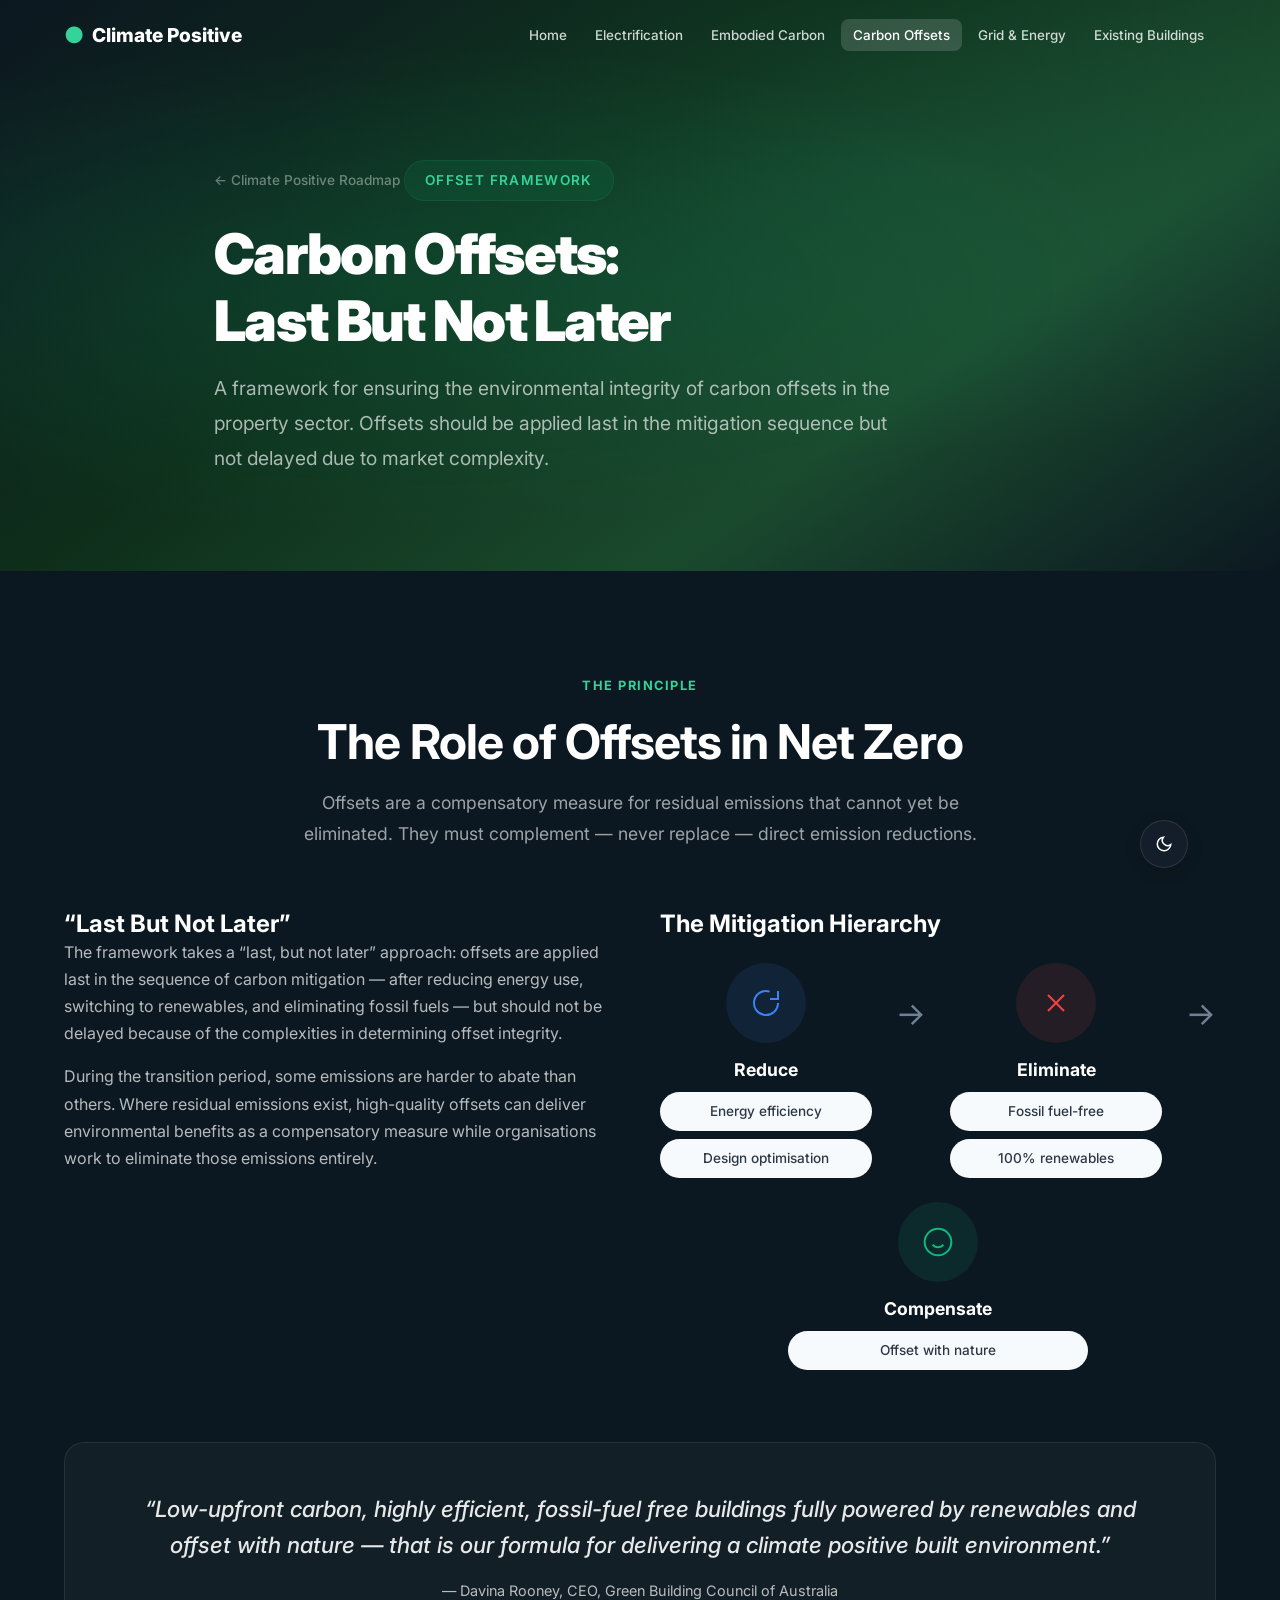
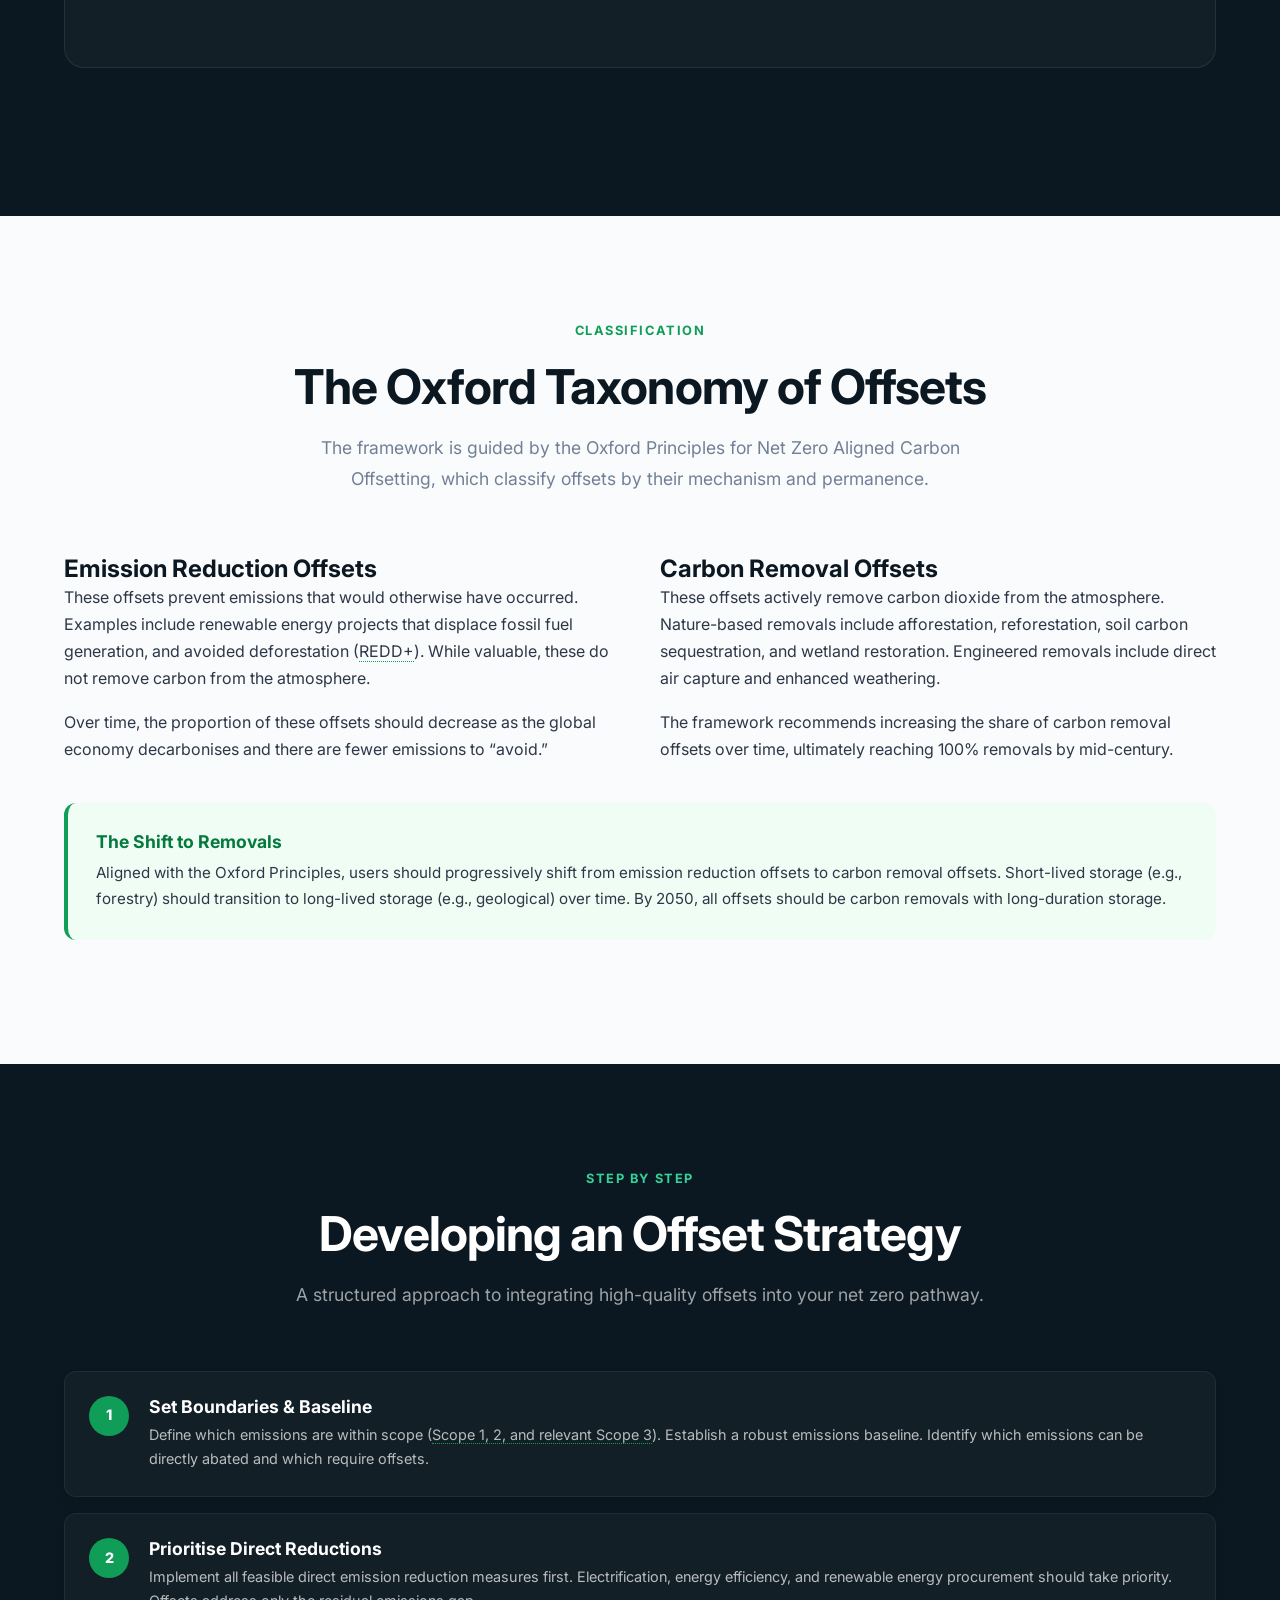
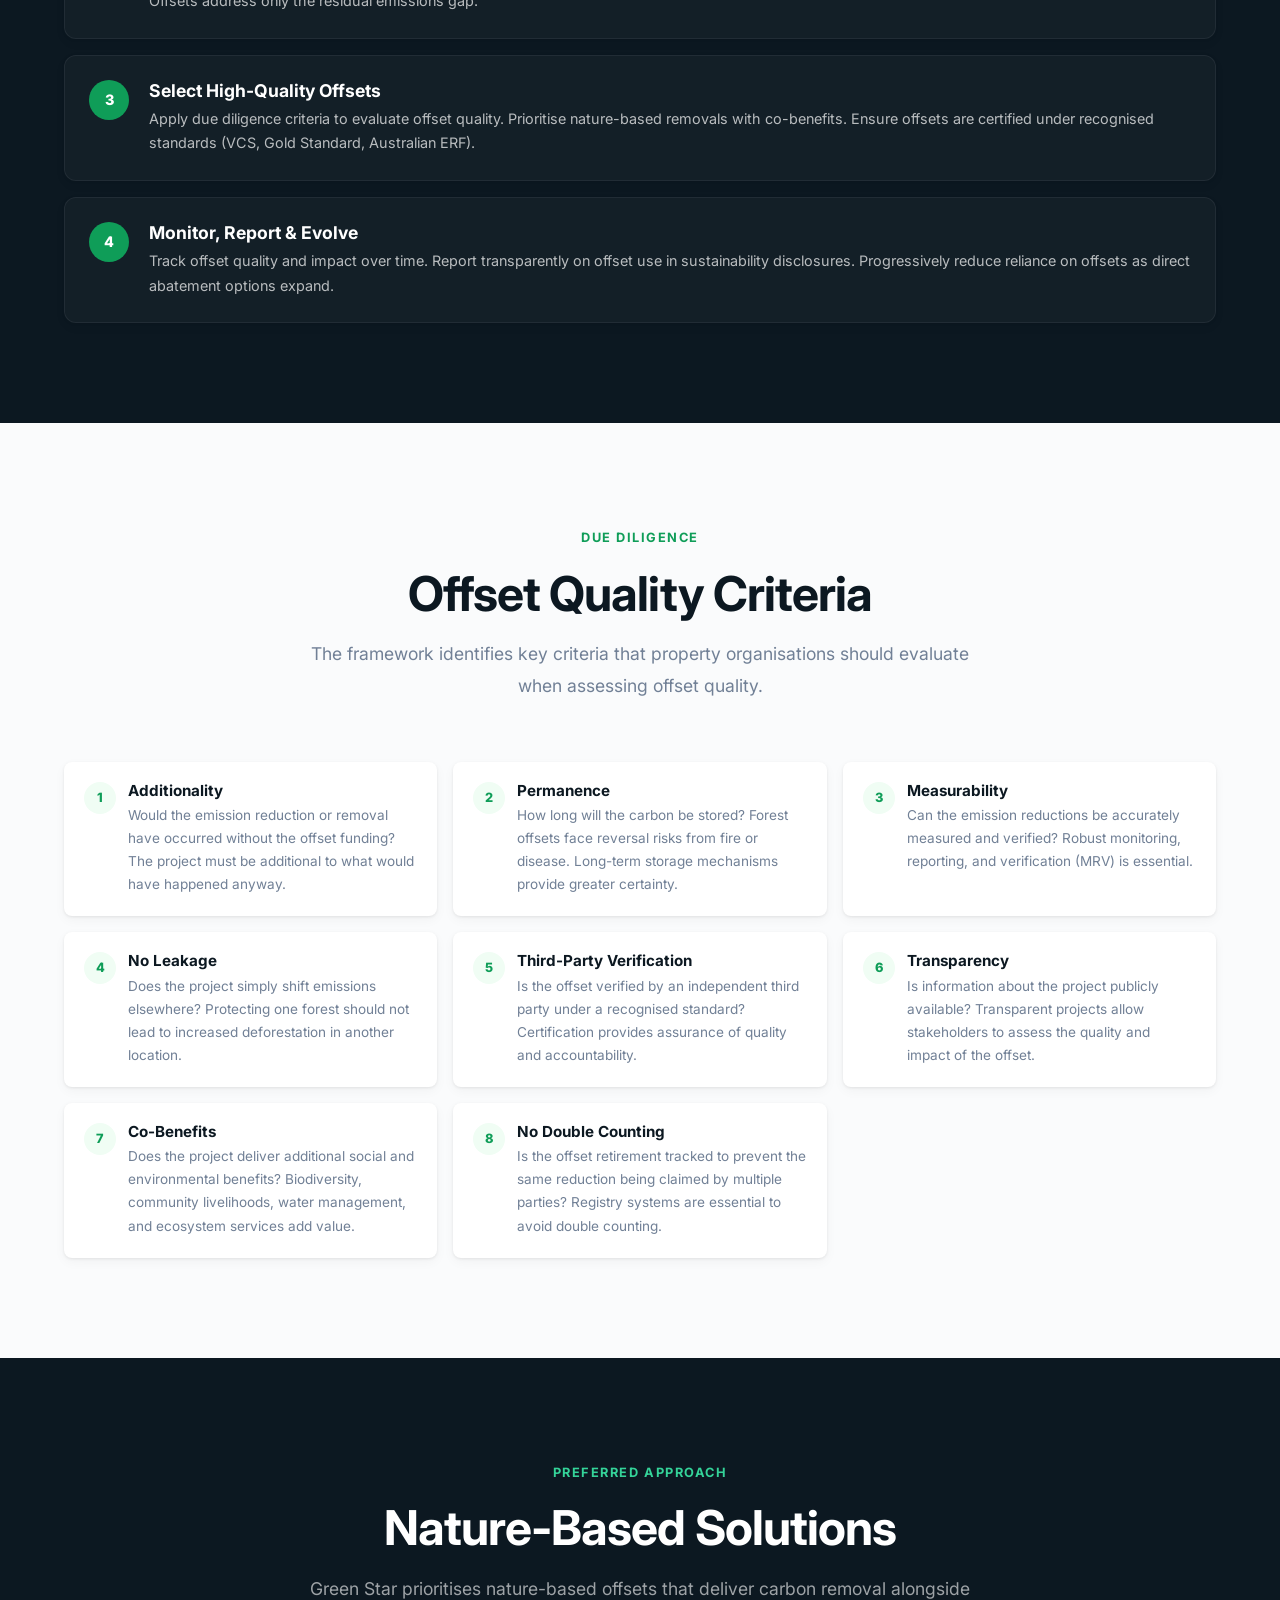
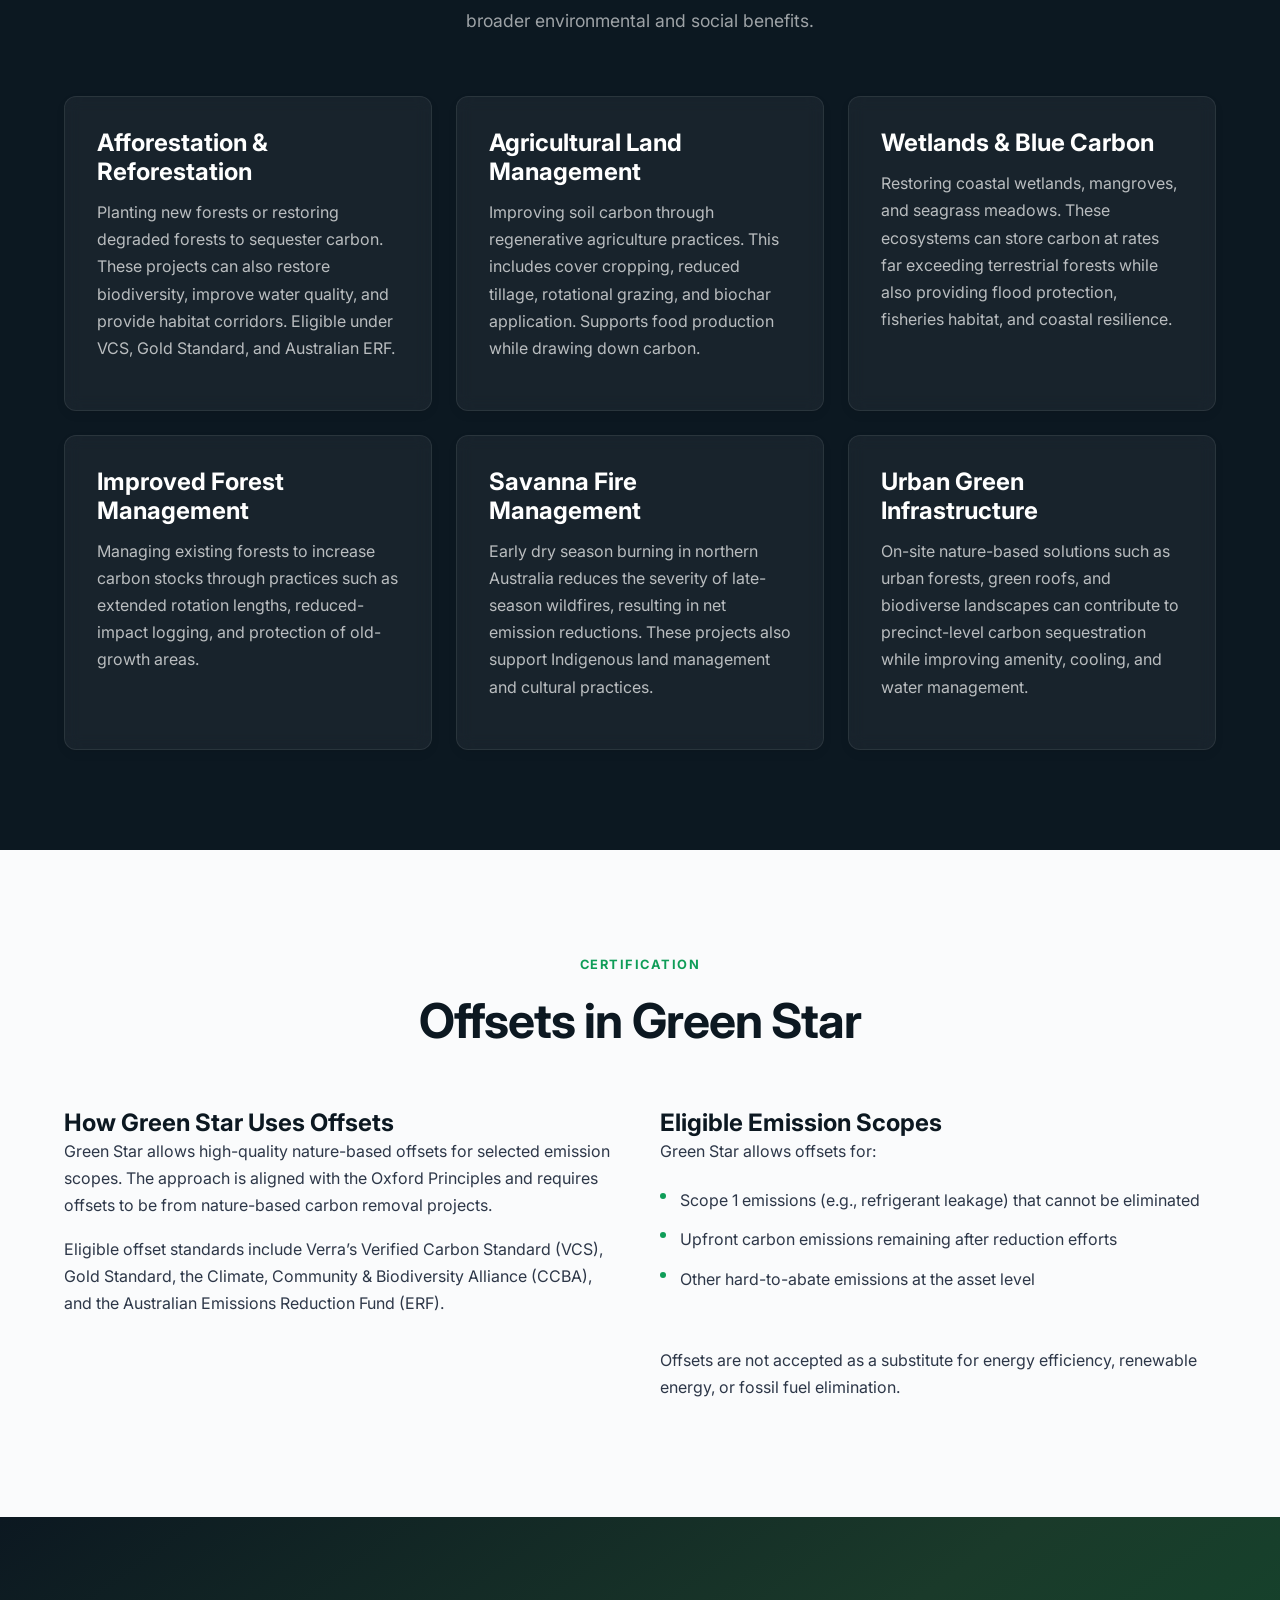
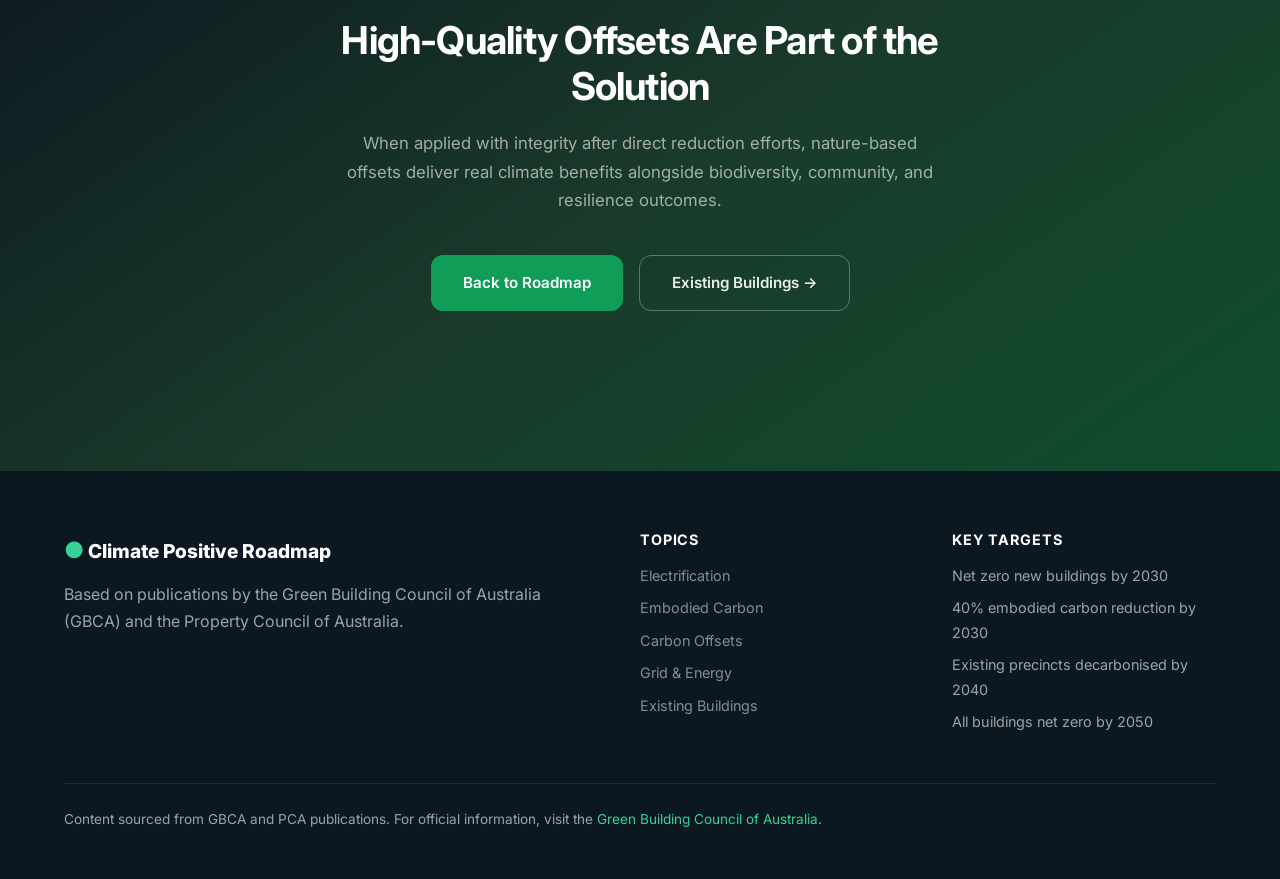
<file: carbon-offsets.html>
<!DOCTYPE html>
<html lang="en">
<head>
  <meta charset="UTF-8">
  <meta name="viewport" content="width=device-width, initial-scale=1.0">
  <title>Carbon Offsets | Climate Positive Roadmap</title>
  <meta name="description" content="A framework for carbon offset integrity in the property sector — 'last but not later' approach to high-quality, nature-based offsets.">
  <link rel="preconnect" href="https://fonts.googleapis.com">
  <link rel="preconnect" href="https://fonts.gstatic.com" crossorigin>
  <link href="https://fonts.googleapis.com/css2?family=Inter:wght@300;400;500;600;700;800;900&display=swap" rel="stylesheet">
  <link rel="stylesheet" href="styles.css">
</head>
<body>

  <!-- Navigation -->
  <nav class="nav" id="nav">
    <div class="nav-inner">
      <a href="index.html" class="nav-logo">
        <span class="logo-icon">&#9679;</span> Climate Positive
      </a>
      <button class="nav-toggle" id="nav-toggle" aria-label="Toggle menu">
        <span></span><span></span><span></span>
      </button>
      <ul class="nav-links" id="nav-links">
        <li><a href="index.html">Home</a></li>
        <li><a href="electrification.html">Electrification</a></li>
        <li><a href="embodied-carbon.html">Embodied Carbon</a></li>
        <li><a href="carbon-offsets.html">Carbon Offsets</a></li>
        <li><a href="grid-energy.html">Grid &amp; Energy</a></li>
        <li><a href="existing-buildings.html">Existing Buildings</a></li>
      </ul>
    </div>
  </nav>

  <!-- Page Hero -->
  <header class="page-hero">
    <div class="page-hero-bg offsets"></div>
    <div class="container page-hero-content">
      <a href="index.html" class="breadcrumb">&larr; Climate Positive Roadmap</a>
      <p class="hero-tag">Offset Framework</p>
      <h1 class="page-hero-title">Carbon Offsets:<br>Last But Not Later</h1>
      <p class="page-hero-subtitle">A framework for ensuring the environmental integrity of carbon offsets in the property sector. Offsets should be applied last in the mitigation sequence but not delayed due to market complexity.</p>
    </div>
  </header>

  <!-- Role of Offsets -->
  <section class="section section-dark" id="role">
    <div class="container">
      <div class="section-header">
        <p class="section-tag">The Principle</p>
        <h2 class="section-title">The Role of Offsets in Net Zero</h2>
        <p class="section-desc">Offsets are a compensatory measure for residual emissions that cannot yet be eliminated. They must complement &mdash; never replace &mdash; direct emission reductions.</p>
      </div>

      <div class="grid-2">
        <div class="content-block">
          <h3>&ldquo;Last But Not Later&rdquo;</h3>
          <p>The framework takes a &ldquo;last, but not later&rdquo; approach: offsets are applied last in the sequence of carbon mitigation &mdash; after reducing energy use, switching to renewables, and eliminating fossil fuels &mdash; but should not be delayed because of the complexities in determining offset integrity.</p>
          <p>During the transition period, some emissions are harder to abate than others. Where residual emissions exist, high-quality offsets can deliver environmental benefits as a compensatory measure while organisations work to eliminate those emissions entirely.</p>
        </div>
        <div class="content-block">
          <h3>The Mitigation Hierarchy</h3>
          <div class="pathway-visual" style="padding:24px 0;">
            <div class="pathway-step">
              <div class="pathway-icon reduce">
                <svg width="32" height="32" viewBox="0 0 24 24" fill="none" stroke="currentColor" stroke-width="1.5"><path d="M21 12a9 9 0 11-6.219-8.56"/><path d="M21 3v6h-6"/></svg>
              </div>
              <h4>Reduce</h4>
              <div class="pathway-items">
                <span>Energy efficiency</span>
                <span>Design optimisation</span>
              </div>
            </div>
            <div class="pathway-arrow">&rarr;</div>
            <div class="pathway-step">
              <div class="pathway-icon eliminate">
                <svg width="32" height="32" viewBox="0 0 24 24" fill="none" stroke="currentColor" stroke-width="1.5"><path d="M18 6L6 18M6 6l12 12"/></svg>
              </div>
              <h4>Eliminate</h4>
              <div class="pathway-items">
                <span>Fossil fuel-free</span>
                <span>100% renewables</span>
              </div>
            </div>
            <div class="pathway-arrow">&rarr;</div>
            <div class="pathway-step">
              <div class="pathway-icon compensate">
                <svg width="32" height="32" viewBox="0 0 24 24" fill="none" stroke="currentColor" stroke-width="1.5"><path d="M12 22c5.5 0 10-4.5 10-10S17.5 2 12 2 2 6.5 2 12s4.5 10 10 10z"/><path d="M8 14s1.5 2 4 2 4-2 4-2"/><path d="M9 9h.01M15 9h.01"/></svg>
              </div>
              <h4>Compensate</h4>
              <div class="pathway-items">
                <span>Offset with nature</span>
              </div>
            </div>
          </div>
        </div>
      </div>

      <div class="callout">
        <blockquote>
          &ldquo;Low-upfront carbon, highly efficient, fossil-fuel free buildings fully powered by renewables and offset with nature &mdash; that is our formula for delivering a climate positive built environment.&rdquo;
        </blockquote>
        <p class="callout-source">&mdash; Davina Rooney, CEO, Green Building Council of Australia</p>
      </div>
    </div>
  </section>

  <!-- Oxford Taxonomy -->
  <section class="section" id="taxonomy">
    <div class="container">
      <div class="section-header">
        <p class="section-tag">Classification</p>
        <h2 class="section-title">The Oxford Taxonomy of Offsets</h2>
        <p class="section-desc">The framework is guided by the Oxford Principles for Net Zero Aligned Carbon Offsetting, which classify offsets by their mechanism and permanence.</p>
      </div>

      <div class="grid-2">
        <div class="content-block">
          <h3>Emission Reduction Offsets</h3>
          <p>These offsets prevent emissions that would otherwise have occurred. Examples include renewable energy projects that displace fossil fuel generation, and avoided deforestation (<span data-tooltip="Reducing Emissions from Deforestation and Forest Degradation — a UN framework to financially incentivise forest conservation">REDD+</span>). While valuable, these do not remove carbon from the atmosphere.</p>
          <p>Over time, the proportion of these offsets should decrease as the global economy decarbonises and there are fewer emissions to &ldquo;avoid.&rdquo;</p>
        </div>
        <div class="content-block">
          <h3>Carbon Removal Offsets</h3>
          <p>These offsets actively remove carbon dioxide from the atmosphere. Nature-based removals include afforestation, reforestation, soil carbon sequestration, and wetland restoration. Engineered removals include direct air capture and enhanced weathering.</p>
          <p>The framework recommends increasing the share of carbon removal offsets over time, ultimately reaching 100% removals by mid-century.</p>
        </div>
      </div>

      <div class="info-box">
        <h4>The Shift to Removals</h4>
        <p>Aligned with the Oxford Principles, users should progressively shift from emission reduction offsets to carbon removal offsets. Short-lived storage (e.g., forestry) should transition to long-lived storage (e.g., geological) over time. By 2050, all offsets should be carbon removals with long-duration storage.</p>
      </div>
    </div>
  </section>

  <!-- Developing a Strategy -->
  <section class="section section-dark" id="strategy">
    <div class="container">
      <div class="section-header">
        <p class="section-tag">Step by Step</p>
        <h2 class="section-title">Developing an Offset Strategy</h2>
        <p class="section-desc">A structured approach to integrating high-quality offsets into your net zero pathway.</p>
      </div>

      <div class="process-steps">
        <div class="process-step" style="background:rgba(255,255,255,0.03);border:1px solid rgba(255,255,255,0.06);">
          <div class="process-step-content">
            <h4 style="color:#fff;">Set Boundaries &amp; Baseline</h4>
            <p style="color:rgba(255,255,255,0.7);">Define which emissions are within scope (<span data-tooltip="Scope 1: Direct emissions from owned sources. Scope 2: Indirect from purchased energy. Scope 3: All other indirect emissions in the value chain">Scope 1, 2, and relevant Scope 3</span>). Establish a robust emissions baseline. Identify which emissions can be directly abated and which require offsets.</p>
          </div>
        </div>
        <div class="process-step" style="background:rgba(255,255,255,0.03);border:1px solid rgba(255,255,255,0.06);">
          <div class="process-step-content">
            <h4 style="color:#fff;">Prioritise Direct Reductions</h4>
            <p style="color:rgba(255,255,255,0.7);">Implement all feasible direct emission reduction measures first. Electrification, energy efficiency, and renewable energy procurement should take priority. Offsets address only the residual emissions gap.</p>
          </div>
        </div>
        <div class="process-step" style="background:rgba(255,255,255,0.03);border:1px solid rgba(255,255,255,0.06);">
          <div class="process-step-content">
            <h4 style="color:#fff;">Select High-Quality Offsets</h4>
            <p style="color:rgba(255,255,255,0.7);">Apply due diligence criteria to evaluate offset quality. Prioritise nature-based removals with co-benefits. Ensure offsets are certified under recognised standards (VCS, Gold Standard, Australian ERF).</p>
          </div>
        </div>
        <div class="process-step" style="background:rgba(255,255,255,0.03);border:1px solid rgba(255,255,255,0.06);">
          <div class="process-step-content">
            <h4 style="color:#fff;">Monitor, Report &amp; Evolve</h4>
            <p style="color:rgba(255,255,255,0.7);">Track offset quality and impact over time. Report transparently on offset use in sustainability disclosures. Progressively reduce reliance on offsets as direct abatement options expand.</p>
          </div>
        </div>
      </div>
    </div>
  </section>

  <!-- Quality Criteria -->
  <section class="section" id="quality">
    <div class="container">
      <div class="section-header">
        <p class="section-tag">Due Diligence</p>
        <h2 class="section-title">Offset Quality Criteria</h2>
        <p class="section-desc">The framework identifies key criteria that property organisations should evaluate when assessing offset quality.</p>
      </div>

      <div class="criteria-grid">
        <div class="criteria-item">
          <span class="criteria-num">1</span>
          <div>
            <h4>Additionality</h4>
            <p>Would the emission reduction or removal have occurred without the offset funding? The project must be additional to what would have happened anyway.</p>
          </div>
        </div>
        <div class="criteria-item">
          <span class="criteria-num">2</span>
          <div>
            <h4>Permanence</h4>
            <p>How long will the carbon be stored? Forest offsets face reversal risks from fire or disease. Long-term storage mechanisms provide greater certainty.</p>
          </div>
        </div>
        <div class="criteria-item">
          <span class="criteria-num">3</span>
          <div>
            <h4>Measurability</h4>
            <p>Can the emission reductions be accurately measured and verified? Robust monitoring, reporting, and verification (MRV) is essential.</p>
          </div>
        </div>
        <div class="criteria-item">
          <span class="criteria-num">4</span>
          <div>
            <h4>No Leakage</h4>
            <p>Does the project simply shift emissions elsewhere? Protecting one forest should not lead to increased deforestation in another location.</p>
          </div>
        </div>
        <div class="criteria-item">
          <span class="criteria-num">5</span>
          <div>
            <h4>Third-Party Verification</h4>
            <p>Is the offset verified by an independent third party under a recognised standard? Certification provides assurance of quality and accountability.</p>
          </div>
        </div>
        <div class="criteria-item">
          <span class="criteria-num">6</span>
          <div>
            <h4>Transparency</h4>
            <p>Is information about the project publicly available? Transparent projects allow stakeholders to assess the quality and impact of the offset.</p>
          </div>
        </div>
        <div class="criteria-item">
          <span class="criteria-num">7</span>
          <div>
            <h4>Co-Benefits</h4>
            <p>Does the project deliver additional social and environmental benefits? Biodiversity, community livelihoods, water management, and ecosystem services add value.</p>
          </div>
        </div>
        <div class="criteria-item">
          <span class="criteria-num">8</span>
          <div>
            <h4>No Double Counting</h4>
            <p>Is the offset retirement tracked to prevent the same reduction being claimed by multiple parties? Registry systems are essential to avoid double counting.</p>
          </div>
        </div>
      </div>
    </div>
  </section>

  <!-- Nature-Based Solutions -->
  <section class="section section-dark" id="nature">
    <div class="container">
      <div class="section-header">
        <p class="section-tag">Preferred Approach</p>
        <h2 class="section-title">Nature-Based Solutions</h2>
        <p class="section-desc">Green Star prioritises nature-based offsets that deliver carbon removal alongside broader environmental and social benefits.</p>
      </div>

      <div class="grid-3">
        <div class="card card-glass">
          <h3>Afforestation &amp; Reforestation</h3>
          <p>Planting new forests or restoring degraded forests to sequester carbon. These projects can also restore biodiversity, improve water quality, and provide habitat corridors. Eligible under VCS, Gold Standard, and Australian ERF.</p>
        </div>
        <div class="card card-glass">
          <h3>Agricultural Land Management</h3>
          <p>Improving soil carbon through regenerative agriculture practices. This includes cover cropping, reduced tillage, rotational grazing, and biochar application. Supports food production while drawing down carbon.</p>
        </div>
        <div class="card card-glass">
          <h3>Wetlands &amp; Blue Carbon</h3>
          <p>Restoring coastal wetlands, mangroves, and seagrass meadows. These ecosystems can store carbon at rates far exceeding terrestrial forests while also providing flood protection, fisheries habitat, and coastal resilience.</p>
        </div>
        <div class="card card-glass">
          <h3>Improved Forest Management</h3>
          <p>Managing existing forests to increase carbon stocks through practices such as extended rotation lengths, reduced-impact logging, and protection of old-growth areas.</p>
        </div>
        <div class="card card-glass">
          <h3>Savanna Fire Management</h3>
          <p>Early dry season burning in northern Australia reduces the severity of late-season wildfires, resulting in net emission reductions. These projects also support Indigenous land management and cultural practices.</p>
        </div>
        <div class="card card-glass">
          <h3>Urban Green Infrastructure</h3>
          <p>On-site nature-based solutions such as urban forests, green roofs, and biodiverse landscapes can contribute to precinct-level carbon sequestration while improving amenity, cooling, and water management.</p>
        </div>
      </div>
    </div>
  </section>

  <!-- Green Star Integration -->
  <section class="section" id="greenstar">
    <div class="container">
      <div class="section-header">
        <p class="section-tag">Certification</p>
        <h2 class="section-title">Offsets in Green Star</h2>
      </div>

      <div class="grid-2">
        <div class="content-block">
          <h3>How Green Star Uses Offsets</h3>
          <p>Green Star allows high-quality nature-based offsets for selected emission scopes. The approach is aligned with the Oxford Principles and requires offsets to be from nature-based carbon removal projects.</p>
          <p>Eligible offset standards include Verra&rsquo;s Verified Carbon Standard (VCS), Gold Standard, the Climate, Community &amp; Biodiversity Alliance (CCBA), and the Australian Emissions Reduction Fund (ERF).</p>
        </div>
        <div class="content-block">
          <h3>Eligible Emission Scopes</h3>
          <p>Green Star allows offsets for:</p>
          <ul style="list-style:none;padding:0;">
            <li style="padding:6px 0;padding-left:20px;position:relative;"><span style="position:absolute;left:0;top:12px;width:6px;height:6px;background:var(--color-primary);border-radius:50%;"></span> Scope 1 emissions (e.g., refrigerant leakage) that cannot be eliminated</li>
            <li style="padding:6px 0;padding-left:20px;position:relative;"><span style="position:absolute;left:0;top:12px;width:6px;height:6px;background:var(--color-primary);border-radius:50%;"></span> Upfront carbon emissions remaining after reduction efforts</li>
            <li style="padding:6px 0;padding-left:20px;position:relative;"><span style="position:absolute;left:0;top:12px;width:6px;height:6px;background:var(--color-primary);border-radius:50%;"></span> Other hard-to-abate emissions at the asset level</li>
          </ul>
          <p class="mt-4">Offsets are not accepted as a substitute for energy efficiency, renewable energy, or fossil fuel elimination.</p>
        </div>
      </div>
    </div>
  </section>

  <!-- CTA -->
  <section class="section section-cta">
    <div class="container">
      <div class="cta-content">
        <h2>High-Quality Offsets Are Part of the Solution</h2>
        <p>When applied with integrity after direct reduction efforts, nature-based offsets deliver real climate benefits alongside biodiversity, community, and resilience outcomes.</p>
        <div class="hero-actions" style="justify-content:center;margin-top:24px;">
          <a href="index.html" class="btn btn-primary">Back to Roadmap</a>
          <a href="existing-buildings.html" class="btn btn-outline">Existing Buildings &rarr;</a>
        </div>
      </div>
    </div>
  </section>

  <!-- Footer -->
  <footer class="footer">
    <div class="container">
      <div class="footer-content">
        <div class="footer-info">
          <p class="footer-brand"><span class="logo-icon">&#9679;</span> Climate Positive Roadmap</p>
          <p>Based on publications by the Green Building Council of Australia (GBCA) and the Property Council of Australia.</p>
        </div>
        <div class="footer-links">
          <h4>Topics</h4>
          <ul>
            <li><a href="electrification.html">Electrification</a></li>
            <li><a href="embodied-carbon.html">Embodied Carbon</a></li>
            <li><a href="carbon-offsets.html">Carbon Offsets</a></li>
            <li><a href="grid-energy.html">Grid &amp; Energy</a></li>
            <li><a href="existing-buildings.html">Existing Buildings</a></li>
          </ul>
        </div>
        <div class="footer-links">
          <h4>Key Targets</h4>
          <ul>
            <li>Net zero new buildings by 2030</li>
            <li>40% embodied carbon reduction by 2030</li>
            <li>Existing precincts decarbonised by 2040</li>
            <li>All buildings net zero by 2050</li>
          </ul>
        </div>
      </div>
      <div class="footer-bottom">
        <p>Content sourced from GBCA and PCA publications. For official information, visit the <a href="https://new.gbca.org.au" target="_blank" rel="noopener noreferrer">Green Building Council of Australia</a>.</p>
      </div>
    </div>
  </footer>

  <script src="script.js"></script>
</body>
</html>
</file>
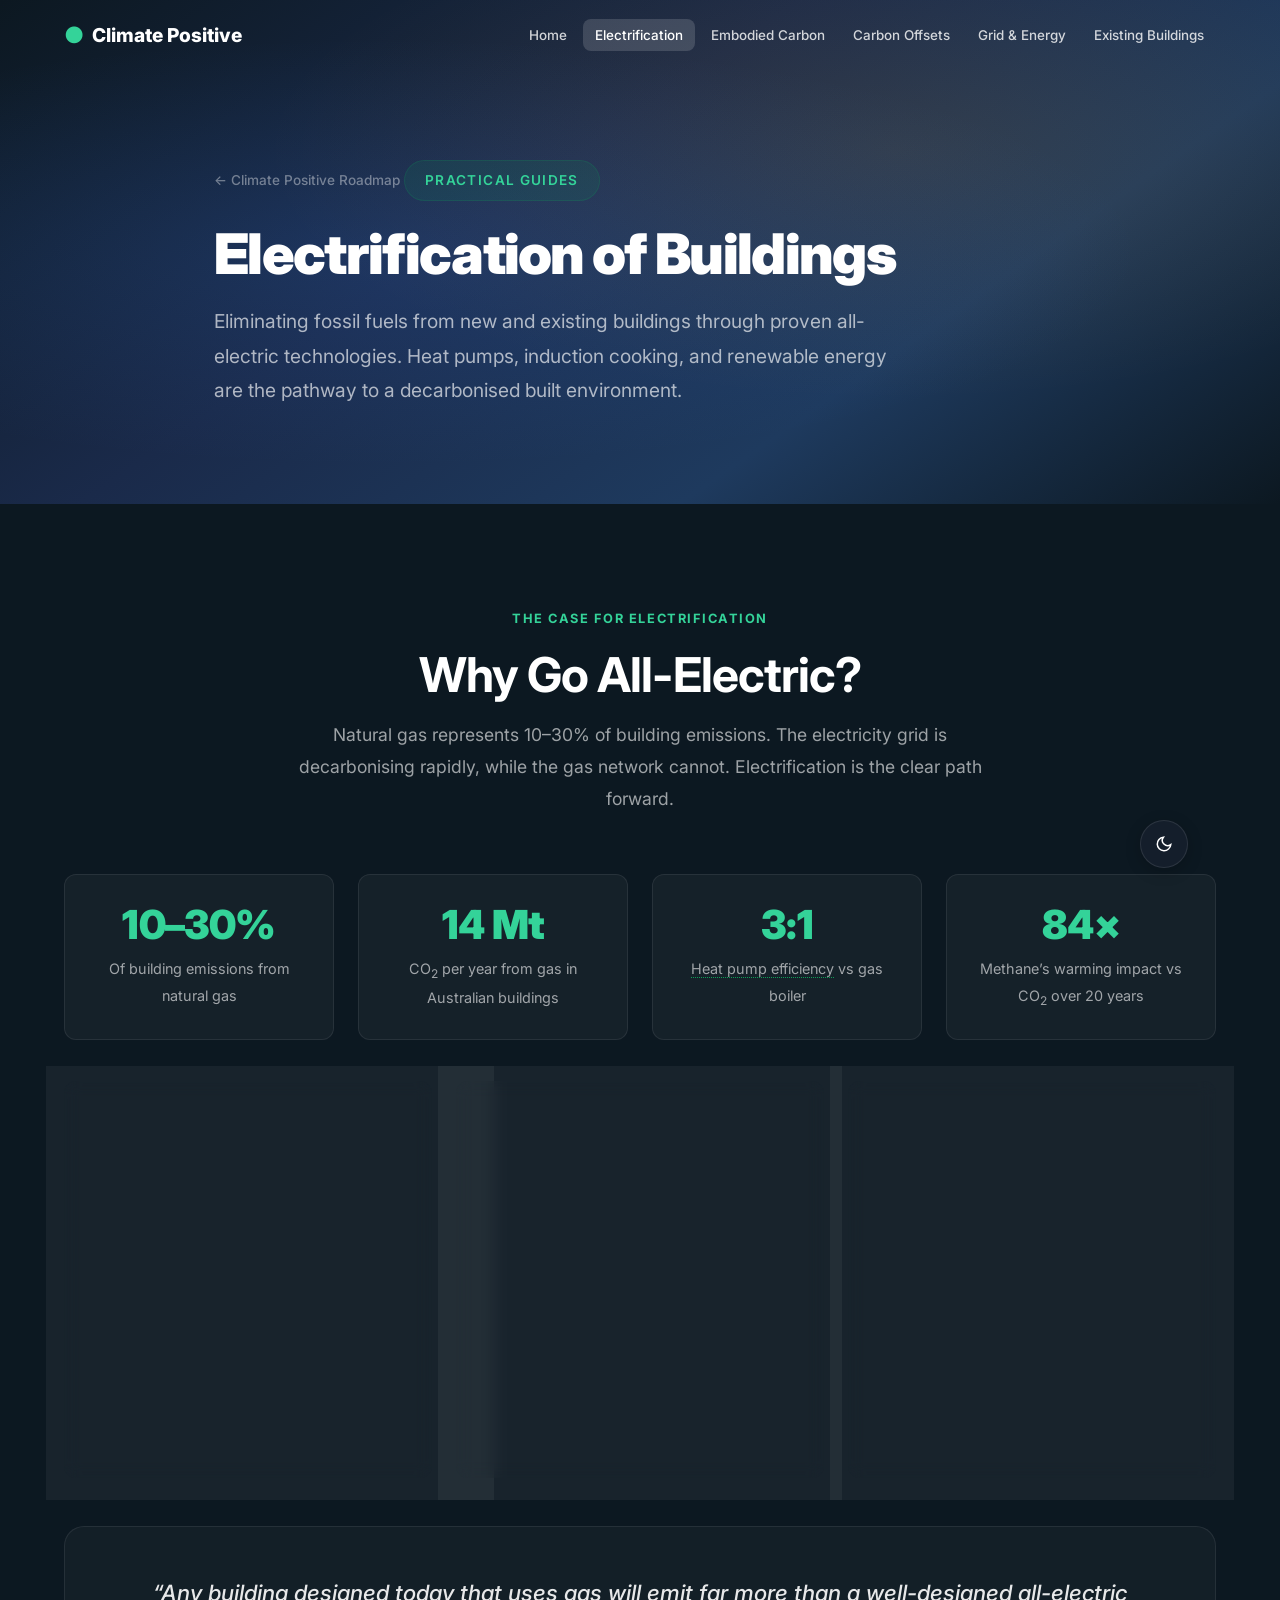
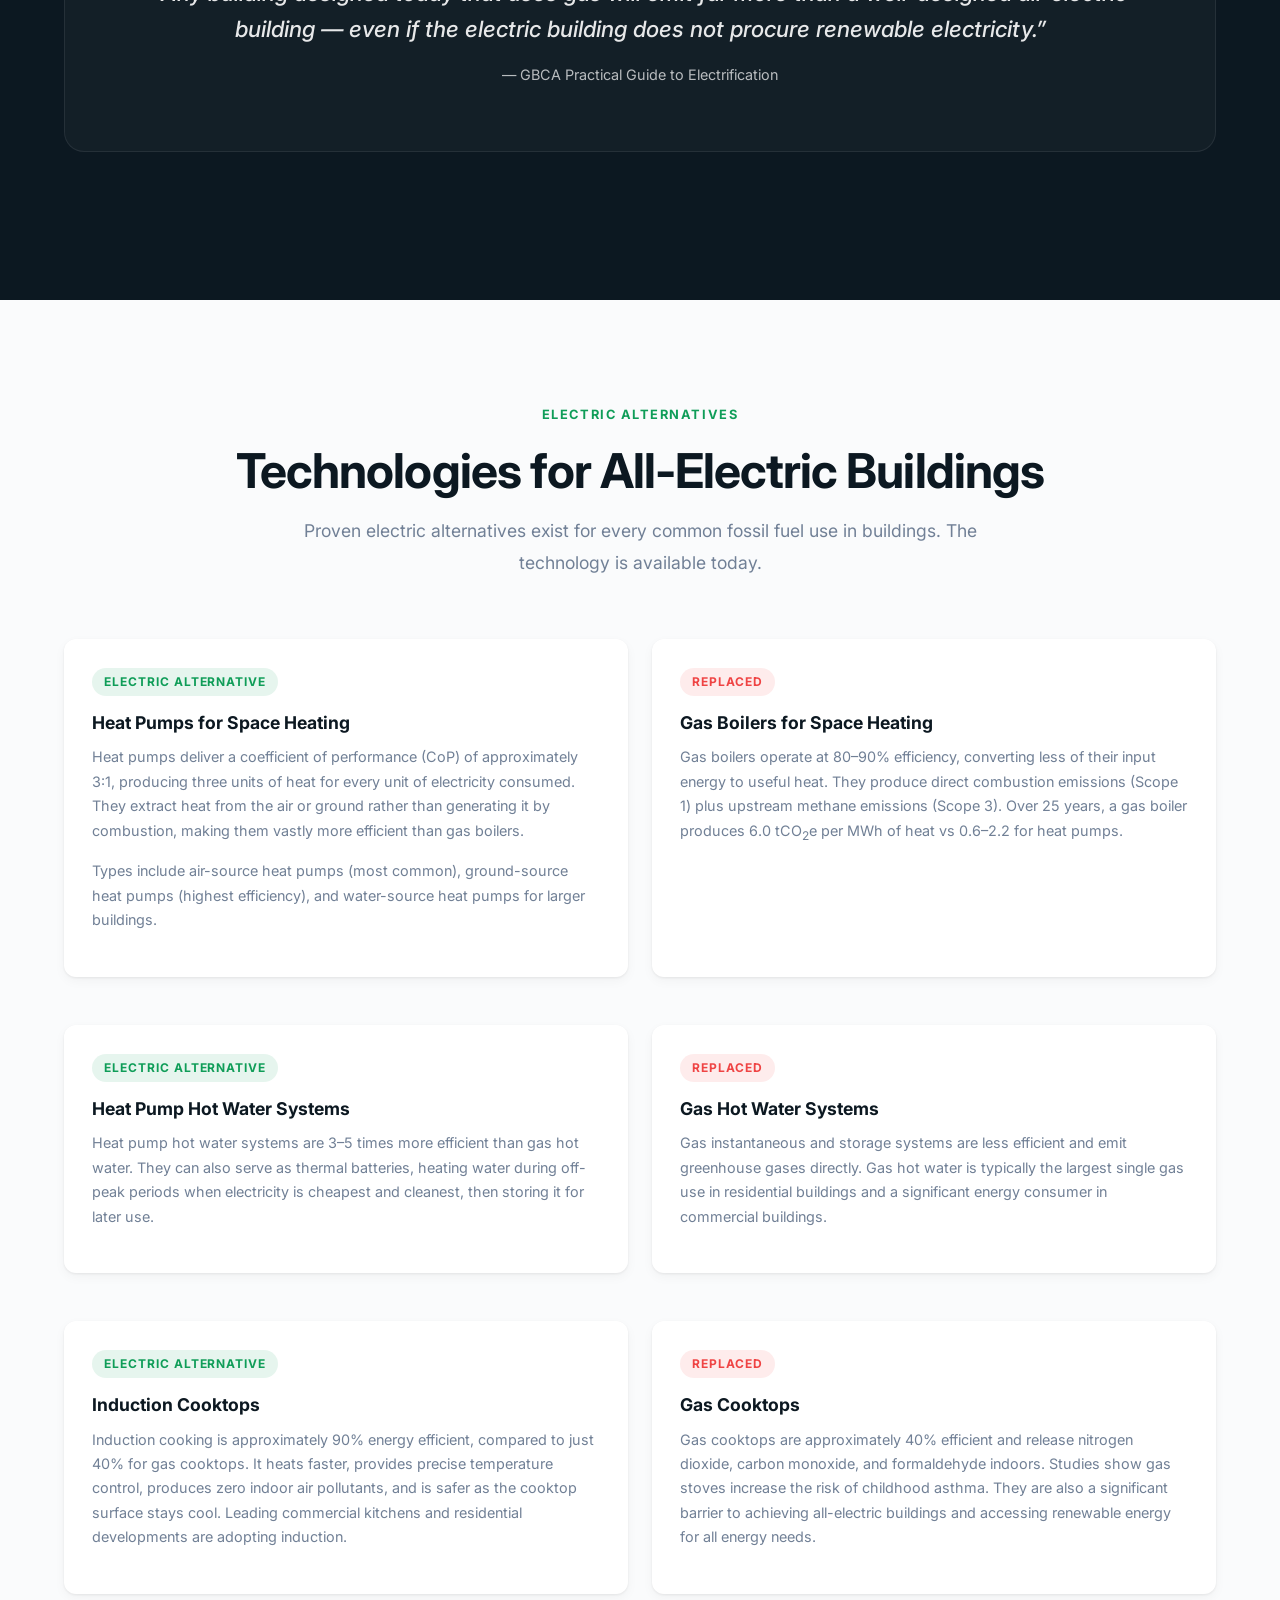
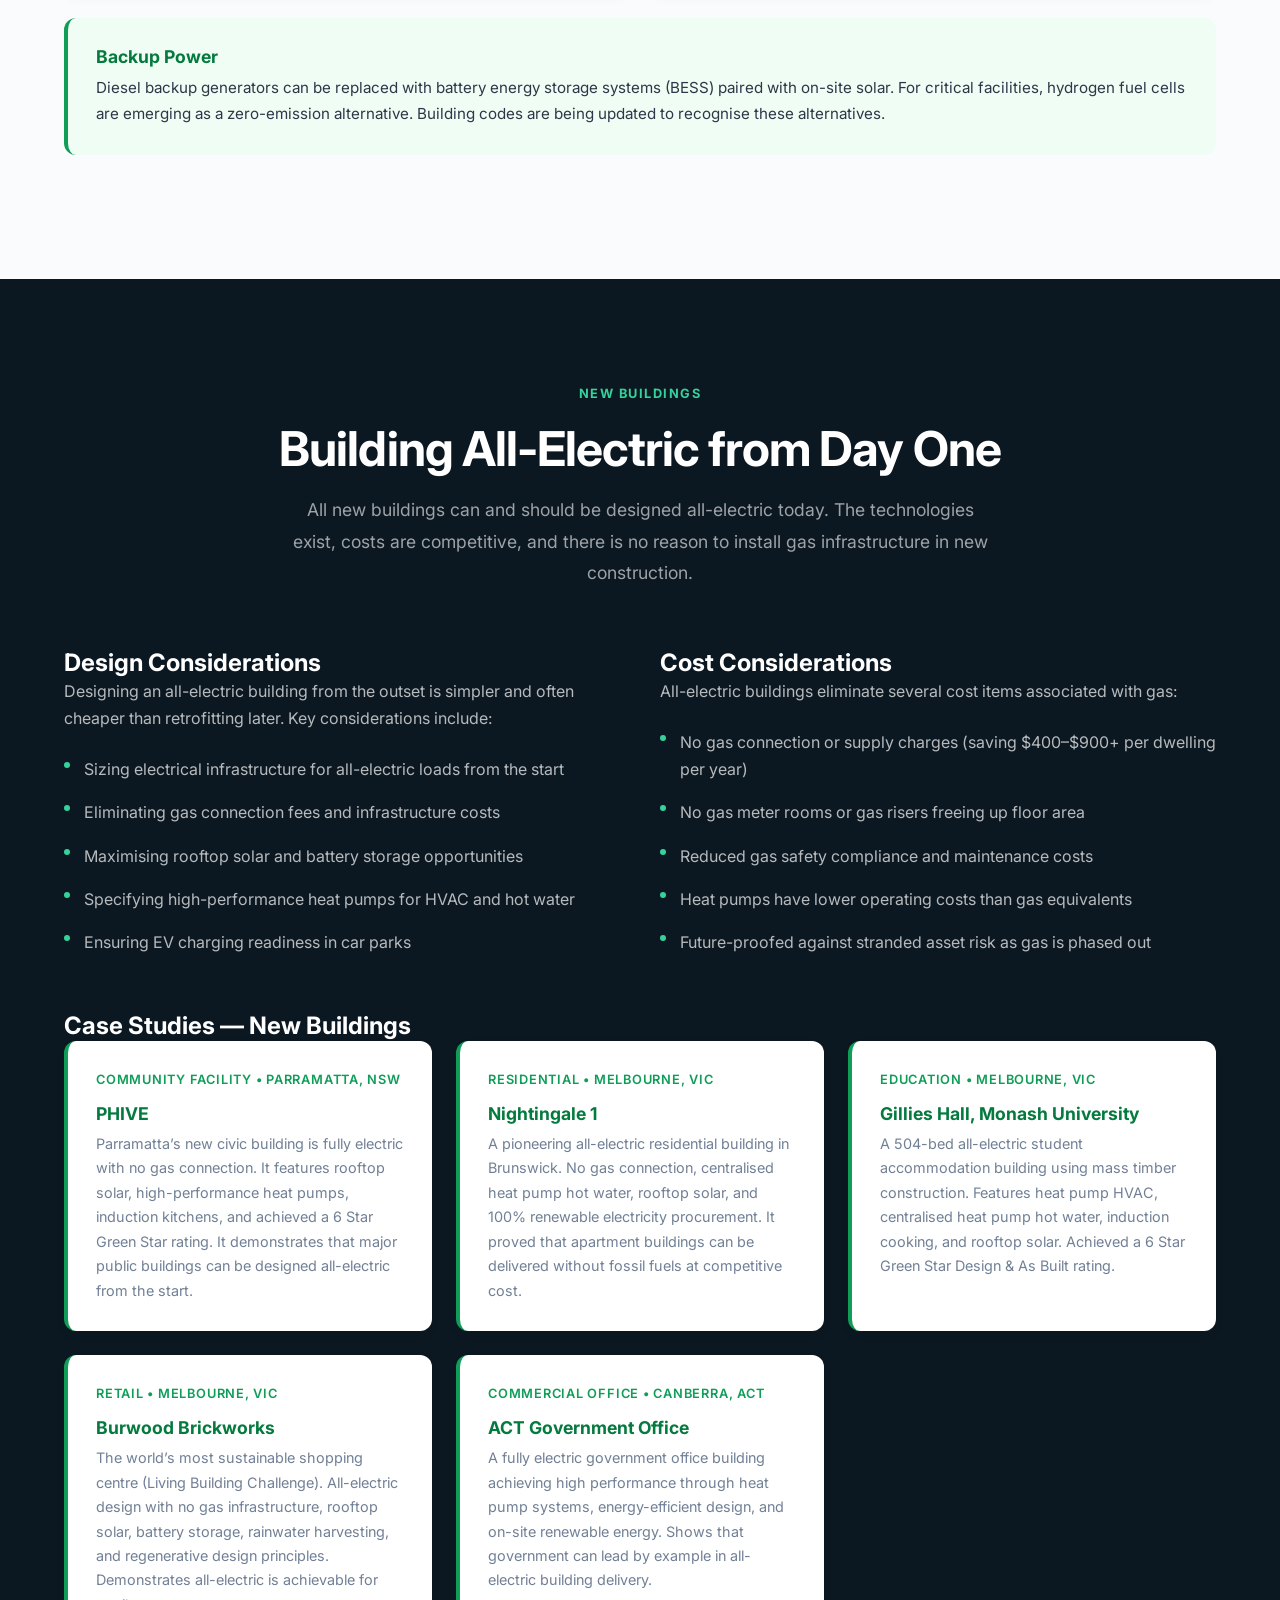
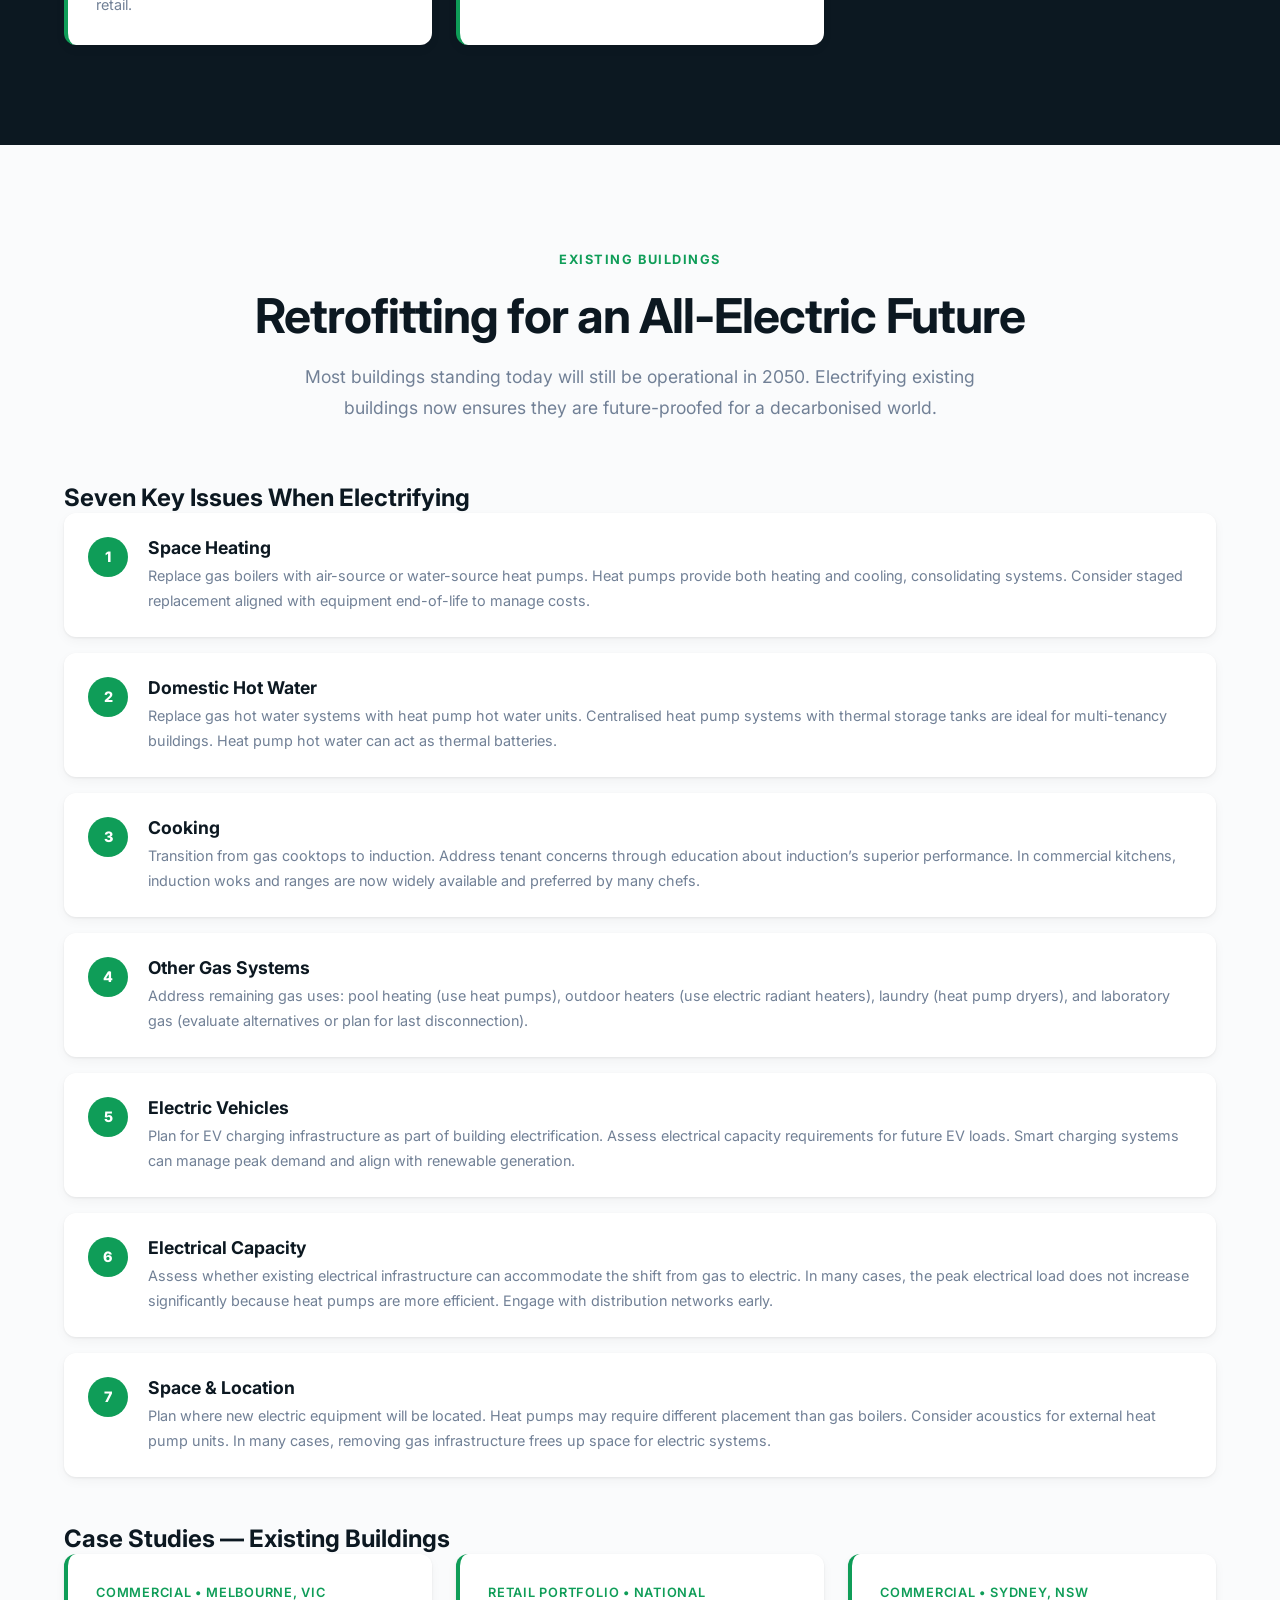
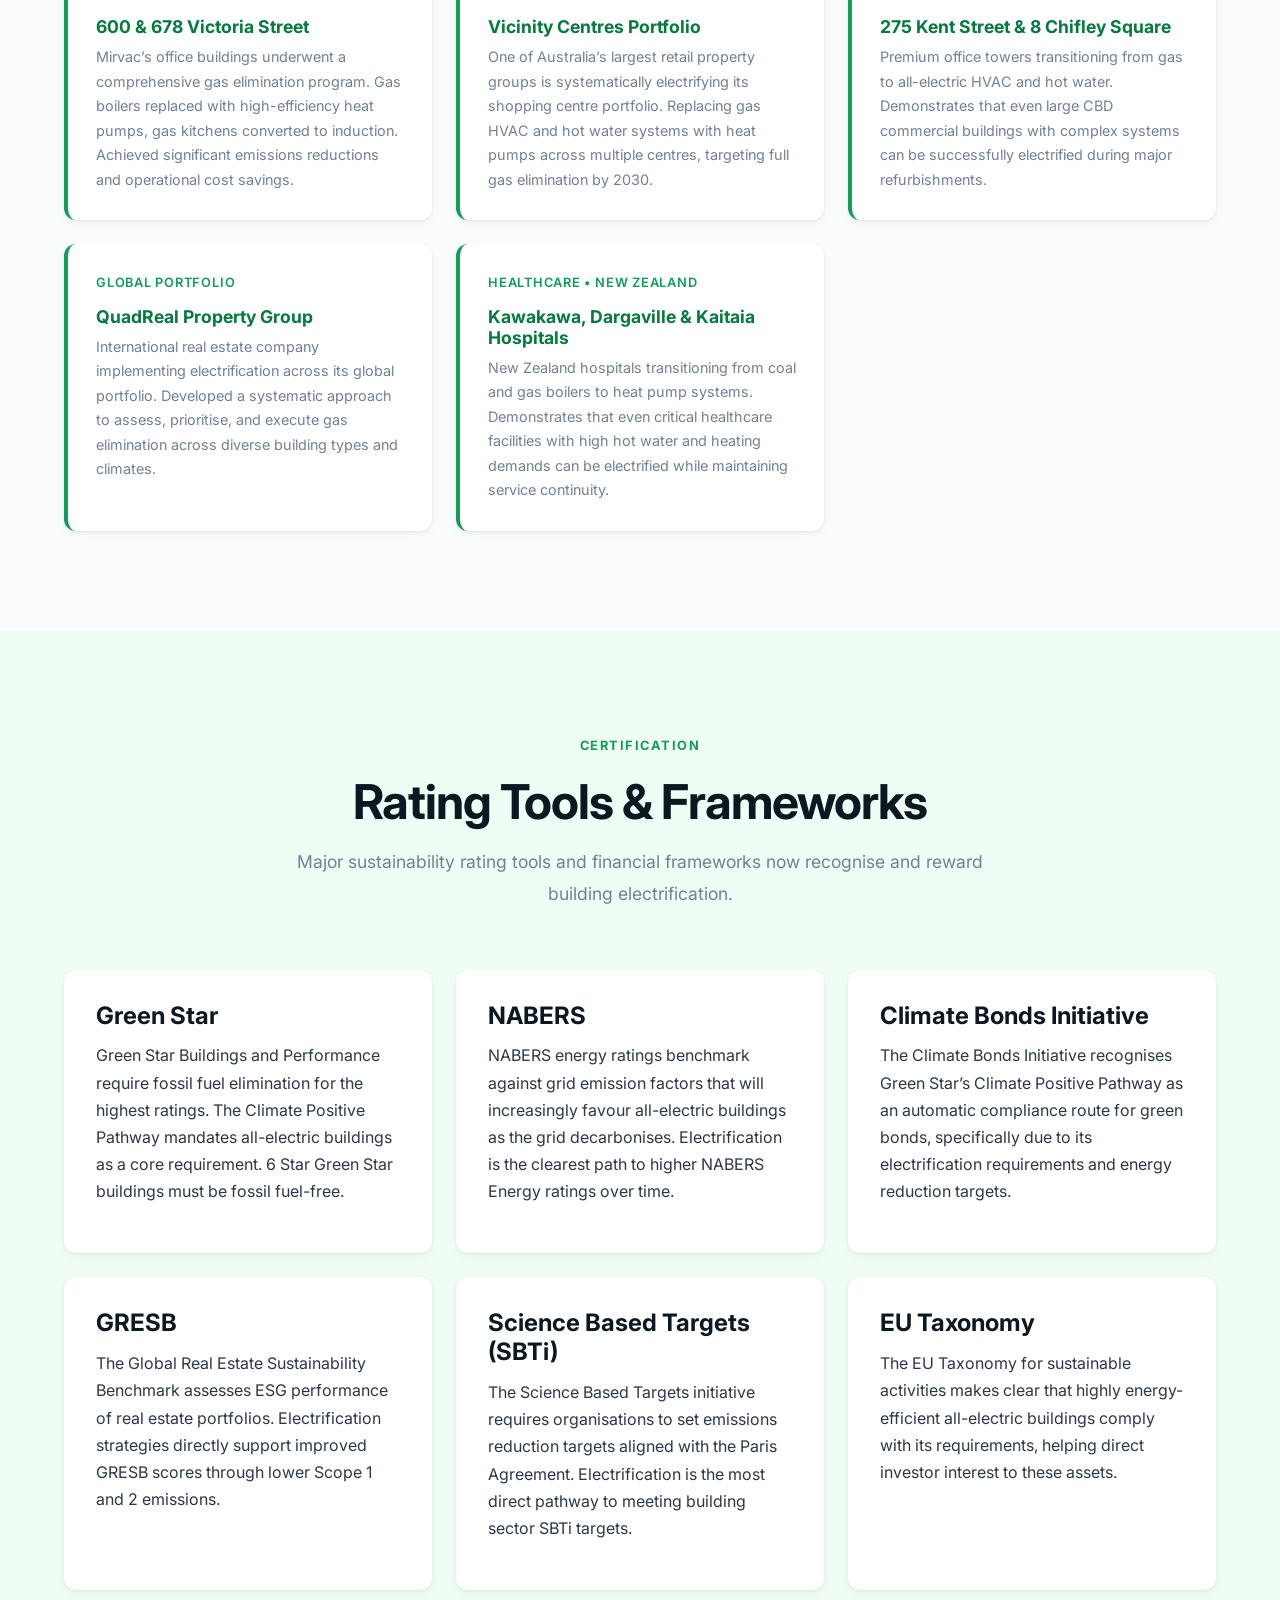
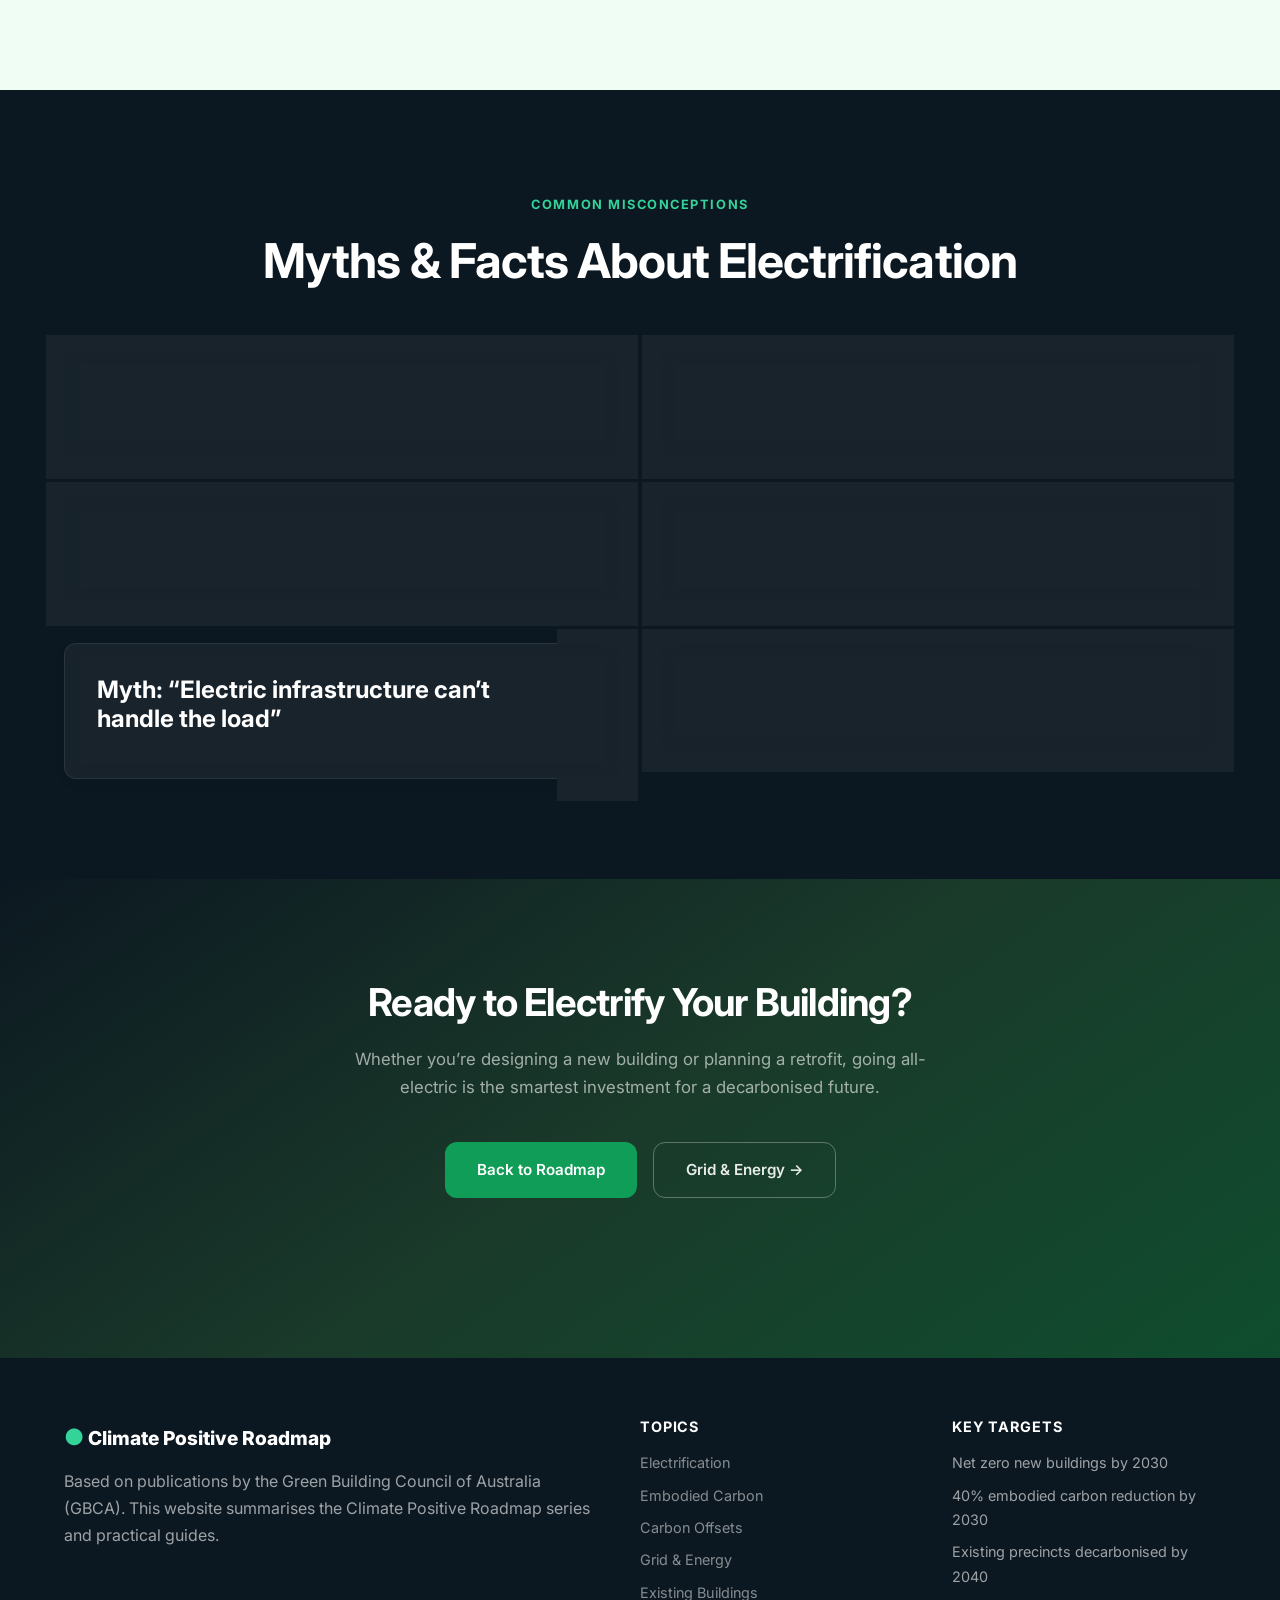
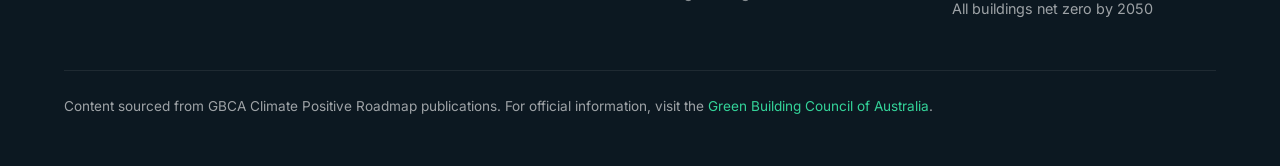
<file: electrification.html>
<!DOCTYPE html>
<html lang="en">
<head>
  <meta charset="UTF-8">
  <meta name="viewport" content="width=device-width, initial-scale=1.0">
  <title>Electrification | Climate Positive Roadmap</title>
  <meta name="description" content="A practical guide to electrifying new and existing buildings — eliminating fossil fuels through heat pumps, induction cooking, and all-electric design.">
  <link rel="preconnect" href="https://fonts.googleapis.com">
  <link rel="preconnect" href="https://fonts.gstatic.com" crossorigin>
  <link href="https://fonts.googleapis.com/css2?family=Inter:wght@300;400;500;600;700;800;900&display=swap" rel="stylesheet">
  <link rel="stylesheet" href="styles.css">
</head>
<body>

  <!-- Navigation -->
  <nav class="nav" id="nav">
    <div class="nav-inner">
      <a href="index.html" class="nav-logo">
        <span class="logo-icon">&#9679;</span> Climate Positive
      </a>
      <button class="nav-toggle" id="nav-toggle" aria-label="Toggle menu">
        <span></span><span></span><span></span>
      </button>
      <ul class="nav-links" id="nav-links">
        <li><a href="index.html">Home</a></li>
        <li><a href="electrification.html">Electrification</a></li>
        <li><a href="embodied-carbon.html">Embodied Carbon</a></li>
        <li><a href="carbon-offsets.html">Carbon Offsets</a></li>
        <li><a href="grid-energy.html">Grid &amp; Energy</a></li>
        <li><a href="existing-buildings.html">Existing Buildings</a></li>
      </ul>
    </div>
  </nav>

  <!-- Page Hero -->
  <header class="page-hero">
    <div class="page-hero-bg electrification"></div>
    <div class="container page-hero-content">
      <a href="index.html" class="breadcrumb">&larr; Climate Positive Roadmap</a>
      <p class="hero-tag">Practical Guides</p>
      <h1 class="page-hero-title">Electrification of Buildings</h1>
      <p class="page-hero-subtitle">Eliminating fossil fuels from new and existing buildings through proven all-electric technologies. Heat pumps, induction cooking, and renewable energy are the pathway to a decarbonised built environment.</p>
    </div>
  </header>

  <!-- Why Electrify -->
  <section class="section section-dark" id="why-electrify">
    <div class="container">
      <div class="section-header">
        <p class="section-tag">The Case for Electrification</p>
        <h2 class="section-title">Why Go All-Electric?</h2>
        <p class="section-desc">Natural gas represents 10&ndash;30% of building emissions. The electricity grid is decarbonising rapidly, while the gas network cannot. Electrification is the clear path forward.</p>
      </div>

      <div class="stat-row">
        <div class="stat-box">
          <span class="stat-box-number">10&ndash;30%</span>
          <span class="stat-box-label">Of building emissions from natural gas</span>
        </div>
        <div class="stat-box">
          <span class="stat-box-number">14 Mt</span>
          <span class="stat-box-label">CO<sub>2</sub> per year from gas in Australian buildings</span>
        </div>
        <div class="stat-box">
          <span class="stat-box-number">3:1</span>
          <span class="stat-box-label"><span data-tooltip="Coefficient of Performance — ratio of heat output to energy input. A CoP of 3 means 3 units of heat per 1 unit of electricity">Heat pump efficiency</span> vs gas boiler</span>
        </div>
        <div class="stat-box">
          <span class="stat-box-number">84&times;</span>
          <span class="stat-box-label">Methane&rsquo;s warming impact vs CO<sub>2</sub> over 20 years</span>
        </div>
      </div>

      <div class="grid-3">
        <div class="card card-glass">
          <div class="card-icon">
            <svg width="40" height="40" viewBox="0 0 24 24" fill="none" stroke="currentColor" stroke-width="1.5"><circle cx="12" cy="12" r="10"/><path d="M12 2a15.3 15.3 0 014 10 15.3 15.3 0 01-4 10 15.3 15.3 0 01-4-10 15.3 15.3 0 014-10z"/><path d="M2 12h20"/></svg>
          </div>
          <h3>Climate Change</h3>
          <p>All-electric buildings powered by renewables are the preferred pathway to decarbonise. The <span data-tooltip="Intergovernmental Panel on Climate Change — the UN body for assessing the science related to climate change">IPCC</span> and <span data-tooltip="International Energy Agency — a Paris-based intergovernmental organisation providing analysis on global energy">IEA</span> support electrification as the key solution for buildings. Methane emissions from gas must be reduced far faster than previously assumed.</p>
        </div>
        <div class="card card-glass">
          <div class="card-icon">
            <svg width="40" height="40" viewBox="0 0 24 24" fill="none" stroke="currentColor" stroke-width="1.5"><path d="M12 1v22M17 5H9.5a3.5 3.5 0 000 7h5a3.5 3.5 0 010 7H6"/></svg>
          </div>
          <h3>Investor Benefits</h3>
          <p>Global sustainable debt capital surpassed US$700 billion in 2021. All-electric buildings access sustainable finance, green bonds, and sustainability-linked loans at lower interest rates. The Climate Bonds Initiative recognises Green Star&rsquo;s electrification pathway.</p>
        </div>
        <div class="card card-glass">
          <div class="card-icon">
            <svg width="40" height="40" viewBox="0 0 24 24" fill="none" stroke="currentColor" stroke-width="1.5"><path d="M20.84 4.61a5.5 5.5 0 00-7.78 0L12 5.67l-1.06-1.06a5.5 5.5 0 00-7.78 7.78l1.06 1.06L12 21.23l7.78-7.78 1.06-1.06a5.5 5.5 0 000-7.78z"/></svg>
          </div>
          <h3>Health &amp; Wellbeing</h3>
          <p>Natural gas combustion generates toxic air pollutants including nitrogen dioxide. Gas cooking increases childhood asthma risk by 42%. All-electric services eliminate these pollutants, improving indoor air quality for all occupants.</p>
        </div>
      </div>

      <div class="callout">
        <blockquote>
          &ldquo;Any building designed today that uses gas will emit far more than a well-designed all-electric building &mdash; even if the electric building does not procure renewable electricity.&rdquo;
        </blockquote>
        <p class="callout-source">&mdash; GBCA Practical Guide to Electrification</p>
      </div>
    </div>
  </section>

  <!-- Technologies -->
  <section class="section" id="technologies">
    <div class="container">
      <div class="section-header">
        <p class="section-tag">Electric Alternatives</p>
        <h2 class="section-title">Technologies for All-Electric Buildings</h2>
        <p class="section-desc">Proven electric alternatives exist for every common fossil fuel use in buildings. The technology is available today.</p>
      </div>

      <div class="tech-compare">
        <div class="tech-card">
          <span class="tech-badge recommended">Electric Alternative</span>
          <h4>Heat Pumps for Space Heating</h4>
          <p>Heat pumps deliver a coefficient of performance (CoP) of approximately 3:1, producing three units of heat for every unit of electricity consumed. They extract heat from the air or ground rather than generating it by combustion, making them vastly more efficient than gas boilers.</p>
          <p>Types include air-source heat pumps (most common), ground-source heat pumps (highest efficiency), and water-source heat pumps for larger buildings.</p>
        </div>
        <div class="tech-card">
          <span class="tech-badge traditional">Replaced</span>
          <h4>Gas Boilers for Space Heating</h4>
          <p>Gas boilers operate at 80&ndash;90% efficiency, converting less of their input energy to useful heat. They produce direct combustion emissions (Scope 1) plus upstream methane emissions (Scope 3). Over 25 years, a gas boiler produces 6.0 tCO<sub>2</sub>e per MWh of heat vs 0.6&ndash;2.2 for heat pumps.</p>
        </div>
      </div>

      <div class="tech-compare mt-4">
        <div class="tech-card">
          <span class="tech-badge recommended">Electric Alternative</span>
          <h4>Heat Pump Hot Water Systems</h4>
          <p>Heat pump hot water systems are 3&ndash;5 times more efficient than gas hot water. They can also serve as thermal batteries, heating water during off-peak periods when electricity is cheapest and cleanest, then storing it for later use.</p>
        </div>
        <div class="tech-card">
          <span class="tech-badge traditional">Replaced</span>
          <h4>Gas Hot Water Systems</h4>
          <p>Gas instantaneous and storage systems are less efficient and emit greenhouse gases directly. Gas hot water is typically the largest single gas use in residential buildings and a significant energy consumer in commercial buildings.</p>
        </div>
      </div>

      <div class="tech-compare mt-4">
        <div class="tech-card">
          <span class="tech-badge recommended">Electric Alternative</span>
          <h4>Induction Cooktops</h4>
          <p>Induction cooking is approximately 90% energy efficient, compared to just 40% for gas cooktops. It heats faster, provides precise temperature control, produces zero indoor air pollutants, and is safer as the cooktop surface stays cool. Leading commercial kitchens and residential developments are adopting induction.</p>
        </div>
        <div class="tech-card">
          <span class="tech-badge traditional">Replaced</span>
          <h4>Gas Cooktops</h4>
          <p>Gas cooktops are approximately 40% efficient and release nitrogen dioxide, carbon monoxide, and formaldehyde indoors. Studies show gas stoves increase the risk of childhood asthma. They are also a significant barrier to achieving all-electric buildings and accessing renewable energy for all energy needs.</p>
        </div>
      </div>

      <div class="info-box mt-4">
        <h4>Backup Power</h4>
        <p>Diesel backup generators can be replaced with battery energy storage systems (BESS) paired with on-site solar. For critical facilities, hydrogen fuel cells are emerging as a zero-emission alternative. Building codes are being updated to recognise these alternatives.</p>
      </div>
    </div>
  </section>

  <!-- New Buildings -->
  <section class="section section-dark" id="new-buildings">
    <div class="container">
      <div class="section-header">
        <p class="section-tag">New Buildings</p>
        <h2 class="section-title">Building All-Electric from Day One</h2>
        <p class="section-desc">All new buildings can and should be designed all-electric today. The technologies exist, costs are competitive, and there is no reason to install gas infrastructure in new construction.</p>
      </div>

      <div class="grid-2">
        <div class="content-block">
          <h3>Design Considerations</h3>
          <p>Designing an all-electric building from the outset is simpler and often cheaper than retrofitting later. Key considerations include:</p>
          <ul style="list-style:none;padding:0;">
            <li style="padding:8px 0;padding-left:20px;position:relative;color:rgba(255,255,255,0.7);"><span style="position:absolute;left:0;top:14px;width:6px;height:6px;background:var(--color-primary-light);border-radius:50%;"></span> Sizing electrical infrastructure for all-electric loads from the start</li>
            <li style="padding:8px 0;padding-left:20px;position:relative;color:rgba(255,255,255,0.7);"><span style="position:absolute;left:0;top:14px;width:6px;height:6px;background:var(--color-primary-light);border-radius:50%;"></span> Eliminating gas connection fees and infrastructure costs</li>
            <li style="padding:8px 0;padding-left:20px;position:relative;color:rgba(255,255,255,0.7);"><span style="position:absolute;left:0;top:14px;width:6px;height:6px;background:var(--color-primary-light);border-radius:50%;"></span> Maximising rooftop solar and battery storage opportunities</li>
            <li style="padding:8px 0;padding-left:20px;position:relative;color:rgba(255,255,255,0.7);"><span style="position:absolute;left:0;top:14px;width:6px;height:6px;background:var(--color-primary-light);border-radius:50%;"></span> Specifying high-performance heat pumps for HVAC and hot water</li>
            <li style="padding:8px 0;padding-left:20px;position:relative;color:rgba(255,255,255,0.7);"><span style="position:absolute;left:0;top:14px;width:6px;height:6px;background:var(--color-primary-light);border-radius:50%;"></span> Ensuring EV charging readiness in car parks</li>
          </ul>
        </div>
        <div class="content-block">
          <h3>Cost Considerations</h3>
          <p>All-electric buildings eliminate several cost items associated with gas:</p>
          <ul style="list-style:none;padding:0;">
            <li style="padding:8px 0;padding-left:20px;position:relative;color:rgba(255,255,255,0.7);"><span style="position:absolute;left:0;top:14px;width:6px;height:6px;background:var(--color-primary-light);border-radius:50%;"></span> No gas connection or supply charges (saving $400&ndash;$900+ per dwelling per year)</li>
            <li style="padding:8px 0;padding-left:20px;position:relative;color:rgba(255,255,255,0.7);"><span style="position:absolute;left:0;top:14px;width:6px;height:6px;background:var(--color-primary-light);border-radius:50%;"></span> No gas meter rooms or gas risers freeing up floor area</li>
            <li style="padding:8px 0;padding-left:20px;position:relative;color:rgba(255,255,255,0.7);"><span style="position:absolute;left:0;top:14px;width:6px;height:6px;background:var(--color-primary-light);border-radius:50%;"></span> Reduced gas safety compliance and maintenance costs</li>
            <li style="padding:8px 0;padding-left:20px;position:relative;color:rgba(255,255,255,0.7);"><span style="position:absolute;left:0;top:14px;width:6px;height:6px;background:var(--color-primary-light);border-radius:50%;"></span> Heat pumps have lower operating costs than gas equivalents</li>
            <li style="padding:8px 0;padding-left:20px;position:relative;color:rgba(255,255,255,0.7);"><span style="position:absolute;left:0;top:14px;width:6px;height:6px;background:var(--color-primary-light);border-radius:50%;"></span> Future-proofed against stranded asset risk as gas is phased out</li>
          </ul>
        </div>
      </div>

      <h3 class="mt-4">Case Studies &mdash; New Buildings</h3>
      <div class="case-study-grid">
        <div class="case-study-card">
          <p class="cs-meta">Community Facility &bull; Parramatta, NSW</p>
          <h4>PHIVE</h4>
          <p>Parramatta&rsquo;s new civic building is fully electric with no gas connection. It features rooftop solar, high-performance heat pumps, induction kitchens, and achieved a 6 Star Green Star rating. It demonstrates that major public buildings can be designed all-electric from the start.</p>
        </div>
        <div class="case-study-card">
          <p class="cs-meta">Residential &bull; Melbourne, VIC</p>
          <h4>Nightingale 1</h4>
          <p>A pioneering all-electric residential building in Brunswick. No gas connection, centralised heat pump hot water, rooftop solar, and 100% renewable electricity procurement. It proved that apartment buildings can be delivered without fossil fuels at competitive cost.</p>
        </div>
        <div class="case-study-card">
          <p class="cs-meta">Education &bull; Melbourne, VIC</p>
          <h4>Gillies Hall, Monash University</h4>
          <p>A 504-bed all-electric student accommodation building using mass timber construction. Features heat pump HVAC, centralised heat pump hot water, induction cooking, and rooftop solar. Achieved a 6 Star Green Star Design &amp; As Built rating.</p>
        </div>
        <div class="case-study-card">
          <p class="cs-meta">Retail &bull; Melbourne, VIC</p>
          <h4>Burwood Brickworks</h4>
          <p>The world&rsquo;s most sustainable shopping centre (Living Building Challenge). All-electric design with no gas infrastructure, rooftop solar, battery storage, rainwater harvesting, and regenerative design principles. Demonstrates all-electric is achievable for retail.</p>
        </div>
        <div class="case-study-card">
          <p class="cs-meta">Commercial Office &bull; Canberra, ACT</p>
          <h4>ACT Government Office</h4>
          <p>A fully electric government office building achieving high performance through heat pump systems, energy-efficient design, and on-site renewable energy. Shows that government can lead by example in all-electric building delivery.</p>
        </div>
      </div>
    </div>
  </section>

  <!-- Existing Buildings -->
  <section class="section" id="existing-electrification">
    <div class="container">
      <div class="section-header">
        <p class="section-tag">Existing Buildings</p>
        <h2 class="section-title">Retrofitting for an All-Electric Future</h2>
        <p class="section-desc">Most buildings standing today will still be operational in 2050. Electrifying existing buildings now ensures they are future-proofed for a decarbonised world.</p>
      </div>

      <h3>Seven Key Issues When Electrifying</h3>
      <div class="process-steps">
        <div class="process-step">
          <div class="process-step-content">
            <h4>Space Heating</h4>
            <p>Replace gas boilers with air-source or water-source heat pumps. Heat pumps provide both heating and cooling, consolidating systems. Consider staged replacement aligned with equipment end-of-life to manage costs.</p>
          </div>
        </div>
        <div class="process-step">
          <div class="process-step-content">
            <h4>Domestic Hot Water</h4>
            <p>Replace gas hot water systems with heat pump hot water units. Centralised heat pump systems with thermal storage tanks are ideal for multi-tenancy buildings. Heat pump hot water can act as thermal batteries.</p>
          </div>
        </div>
        <div class="process-step">
          <div class="process-step-content">
            <h4>Cooking</h4>
            <p>Transition from gas cooktops to induction. Address tenant concerns through education about induction&rsquo;s superior performance. In commercial kitchens, induction woks and ranges are now widely available and preferred by many chefs.</p>
          </div>
        </div>
        <div class="process-step">
          <div class="process-step-content">
            <h4>Other Gas Systems</h4>
            <p>Address remaining gas uses: pool heating (use heat pumps), outdoor heaters (use electric radiant heaters), laundry (heat pump dryers), and laboratory gas (evaluate alternatives or plan for last disconnection).</p>
          </div>
        </div>
        <div class="process-step">
          <div class="process-step-content">
            <h4>Electric Vehicles</h4>
            <p>Plan for EV charging infrastructure as part of building electrification. Assess electrical capacity requirements for future EV loads. Smart charging systems can manage peak demand and align with renewable generation.</p>
          </div>
        </div>
        <div class="process-step">
          <div class="process-step-content">
            <h4>Electrical Capacity</h4>
            <p>Assess whether existing electrical infrastructure can accommodate the shift from gas to electric. In many cases, the peak electrical load does not increase significantly because heat pumps are more efficient. Engage with distribution networks early.</p>
          </div>
        </div>
        <div class="process-step">
          <div class="process-step-content">
            <h4>Space &amp; Location</h4>
            <p>Plan where new electric equipment will be located. Heat pumps may require different placement than gas boilers. Consider acoustics for external heat pump units. In many cases, removing gas infrastructure frees up space for electric systems.</p>
          </div>
        </div>
      </div>

      <h3 class="mt-4">Case Studies &mdash; Existing Buildings</h3>
      <div class="case-study-grid">
        <div class="case-study-card">
          <p class="cs-meta">Commercial &bull; Melbourne, VIC</p>
          <h4>600 &amp; 678 Victoria Street</h4>
          <p>Mirvac&rsquo;s office buildings underwent a comprehensive gas elimination program. Gas boilers replaced with high-efficiency heat pumps, gas kitchens converted to induction. Achieved significant emissions reductions and operational cost savings.</p>
        </div>
        <div class="case-study-card">
          <p class="cs-meta">Retail Portfolio &bull; National</p>
          <h4>Vicinity Centres Portfolio</h4>
          <p>One of Australia&rsquo;s largest retail property groups is systematically electrifying its shopping centre portfolio. Replacing gas HVAC and hot water systems with heat pumps across multiple centres, targeting full gas elimination by 2030.</p>
        </div>
        <div class="case-study-card">
          <p class="cs-meta">Commercial &bull; Sydney, NSW</p>
          <h4>275 Kent Street &amp; 8 Chifley Square</h4>
          <p>Premium office towers transitioning from gas to all-electric HVAC and hot water. Demonstrates that even large CBD commercial buildings with complex systems can be successfully electrified during major refurbishments.</p>
        </div>
        <div class="case-study-card">
          <p class="cs-meta">Global Portfolio</p>
          <h4>QuadReal Property Group</h4>
          <p>International real estate company implementing electrification across its global portfolio. Developed a systematic approach to assess, prioritise, and execute gas elimination across diverse building types and climates.</p>
        </div>
        <div class="case-study-card">
          <p class="cs-meta">Healthcare &bull; New Zealand</p>
          <h4>Kawakawa, Dargaville &amp; Kaitaia Hospitals</h4>
          <p>New Zealand hospitals transitioning from coal and gas boilers to heat pump systems. Demonstrates that even critical healthcare facilities with high hot water and heating demands can be electrified while maintaining service continuity.</p>
        </div>
      </div>
    </div>
  </section>

  <!-- Rating Tools -->
  <section class="section section-accent" id="rating-tools">
    <div class="container">
      <div class="section-header">
        <p class="section-tag">Certification</p>
        <h2 class="section-title">Rating Tools &amp; Frameworks</h2>
        <p class="section-desc">Major sustainability rating tools and financial frameworks now recognise and reward building electrification.</p>
      </div>
      <div class="grid-3">
        <div class="card">
          <h3>Green Star</h3>
          <p>Green Star Buildings and Performance require fossil fuel elimination for the highest ratings. The Climate Positive Pathway mandates all-electric buildings as a core requirement. 6 Star Green Star buildings must be fossil fuel-free.</p>
        </div>
        <div class="card">
          <h3>NABERS</h3>
          <p>NABERS energy ratings benchmark against grid emission factors that will increasingly favour all-electric buildings as the grid decarbonises. Electrification is the clearest path to higher NABERS Energy ratings over time.</p>
        </div>
        <div class="card">
          <h3>Climate Bonds Initiative</h3>
          <p>The Climate Bonds Initiative recognises Green Star&rsquo;s Climate Positive Pathway as an automatic compliance route for green bonds, specifically due to its electrification requirements and energy reduction targets.</p>
        </div>
        <div class="card">
          <h3>GRESB</h3>
          <p>The Global Real Estate Sustainability Benchmark assesses ESG performance of real estate portfolios. Electrification strategies directly support improved GRESB scores through lower Scope 1 and 2 emissions.</p>
        </div>
        <div class="card">
          <h3>Science Based Targets (SBTi)</h3>
          <p>The Science Based Targets initiative requires organisations to set emissions reduction targets aligned with the Paris Agreement. Electrification is the most direct pathway to meeting building sector SBTi targets.</p>
        </div>
        <div class="card">
          <h3>EU Taxonomy</h3>
          <p>The EU Taxonomy for sustainable activities makes clear that highly energy-efficient all-electric buildings comply with its requirements, helping direct investor interest to these assets.</p>
        </div>
      </div>
    </div>
  </section>

  <!-- Myths -->
  <section class="section section-dark" id="myths">
    <div class="container">
      <div class="section-header">
        <p class="section-tag">Common Misconceptions</p>
        <h2 class="section-title">Myths &amp; Facts About Electrification</h2>
      </div>
      <div class="grid-2">
        <div class="card card-glass">
          <h3>Myth: &ldquo;Gas is cheaper to run&rdquo;</h3>
          <p>Heat pumps with a CoP of 3 produce three times more heat per unit of energy than a gas boiler. Even where gas prices are low, the efficiency advantage of heat pumps means lower total operating costs. All-electric buildings also eliminate separate gas supply charges.</p>
        </div>
        <div class="card card-glass">
          <h3>Myth: &ldquo;The grid isn&rsquo;t clean enough yet&rdquo;</h3>
          <p>Even on Australia&rsquo;s most carbon-intensive grid (Victoria), heat pumps already emit less than gas boilers. As the grid rapidly decarbonises towards 82% renewables by 2030, the emissions gap widens dramatically in favour of electrification.</p>
        </div>
        <div class="card card-glass">
          <h3>Myth: &ldquo;Hydrogen will replace gas&rdquo;</h3>
          <p>Green hydrogen is extremely energy intensive to produce and is far more efficiently used in heavy industry and transport. The IPCC, IEA, and Australian Government all support direct electrification as the preferred pathway for buildings.</p>
        </div>
        <div class="card card-glass">
          <h3>Myth: &ldquo;Chefs prefer gas cooking&rdquo;</h3>
          <p>Induction cooking provides superior temperature control, heats faster, and is 90% energy efficient compared to 40% for gas. Leading commercial kitchens are increasingly adopting induction for its precision, safety, and lower kitchen temperatures.</p>
        </div>
        <div class="card card-glass">
          <h3>Myth: &ldquo;Electric infrastructure can&rsquo;t handle the load&rdquo;</h3>
          <p>Because heat pumps are 3&ndash;5 times more efficient than gas, the actual increase in electrical demand is typically modest. Peak demand can often be managed through smart controls, thermal storage, and time-of-use optimisation.</p>
        </div>
        <div class="card card-glass">
          <h3>Myth: &ldquo;It costs too much to retrofit&rdquo;</h3>
          <p>When aligned with equipment end-of-life replacement cycles, the marginal cost of electrification is minimal. The long-term savings from lower operating costs, eliminated gas charges, and improved asset value typically deliver a positive return.</p>
        </div>
      </div>
    </div>
  </section>

  <!-- CTA -->
  <section class="section section-cta">
    <div class="container">
      <div class="cta-content">
        <h2>Ready to Electrify Your Building?</h2>
        <p>Whether you&rsquo;re designing a new building or planning a retrofit, going all-electric is the smartest investment for a decarbonised future.</p>
        <div class="hero-actions" style="justify-content:center;margin-top:24px;">
          <a href="index.html" class="btn btn-primary">Back to Roadmap</a>
          <a href="grid-energy.html" class="btn btn-outline">Grid &amp; Energy &rarr;</a>
        </div>
      </div>
    </div>
  </section>

  <!-- Footer -->
  <footer class="footer">
    <div class="container">
      <div class="footer-content">
        <div class="footer-info">
          <p class="footer-brand"><span class="logo-icon">&#9679;</span> Climate Positive Roadmap</p>
          <p>Based on publications by the Green Building Council of Australia (GBCA). This website summarises the Climate Positive Roadmap series and practical guides.</p>
        </div>
        <div class="footer-links">
          <h4>Topics</h4>
          <ul>
            <li><a href="electrification.html">Electrification</a></li>
            <li><a href="embodied-carbon.html">Embodied Carbon</a></li>
            <li><a href="carbon-offsets.html">Carbon Offsets</a></li>
            <li><a href="grid-energy.html">Grid &amp; Energy</a></li>
            <li><a href="existing-buildings.html">Existing Buildings</a></li>
          </ul>
        </div>
        <div class="footer-links">
          <h4>Key Targets</h4>
          <ul>
            <li>Net zero new buildings by 2030</li>
            <li>40% embodied carbon reduction by 2030</li>
            <li>Existing precincts decarbonised by 2040</li>
            <li>All buildings net zero by 2050</li>
          </ul>
        </div>
      </div>
      <div class="footer-bottom">
        <p>Content sourced from GBCA Climate Positive Roadmap publications. For official information, visit the <a href="https://new.gbca.org.au" target="_blank" rel="noopener noreferrer">Green Building Council of Australia</a>.</p>
      </div>
    </div>
  </footer>

  <script src="script.js"></script>
</body>
</html>
</file>
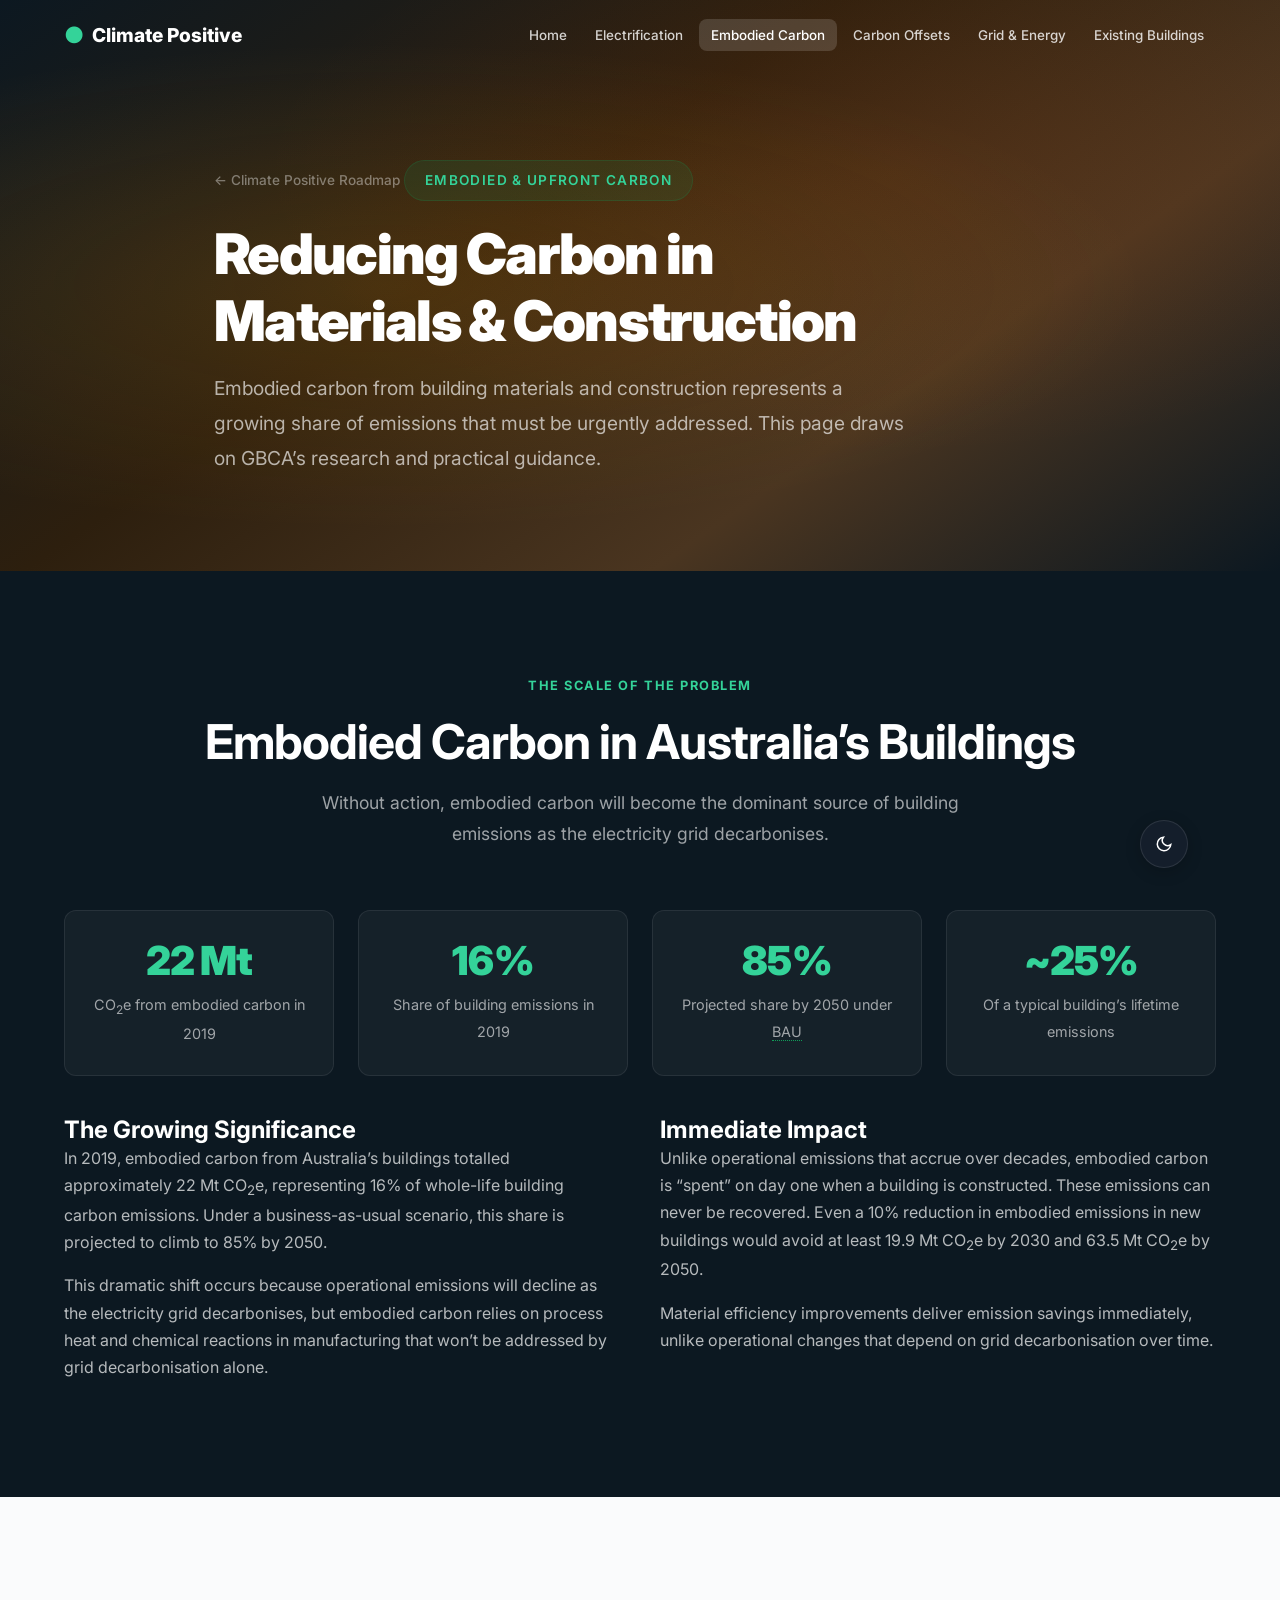
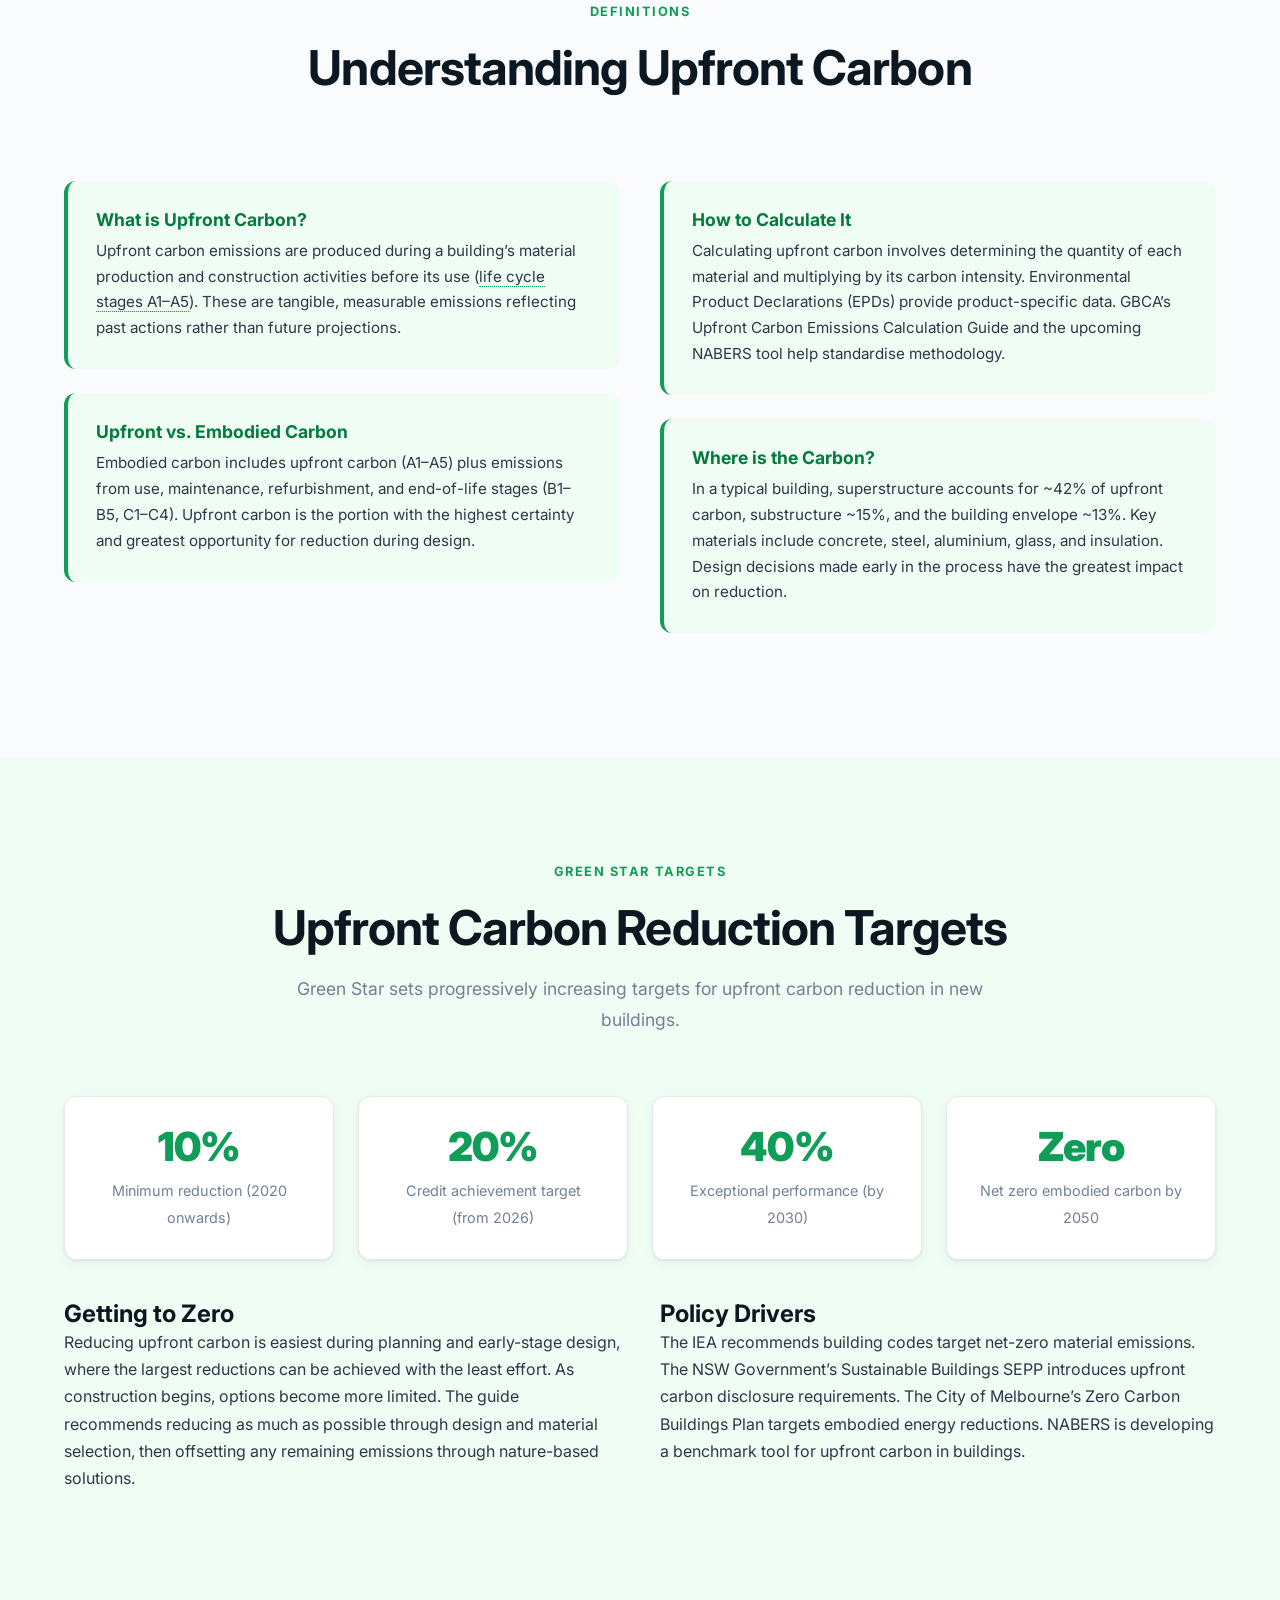
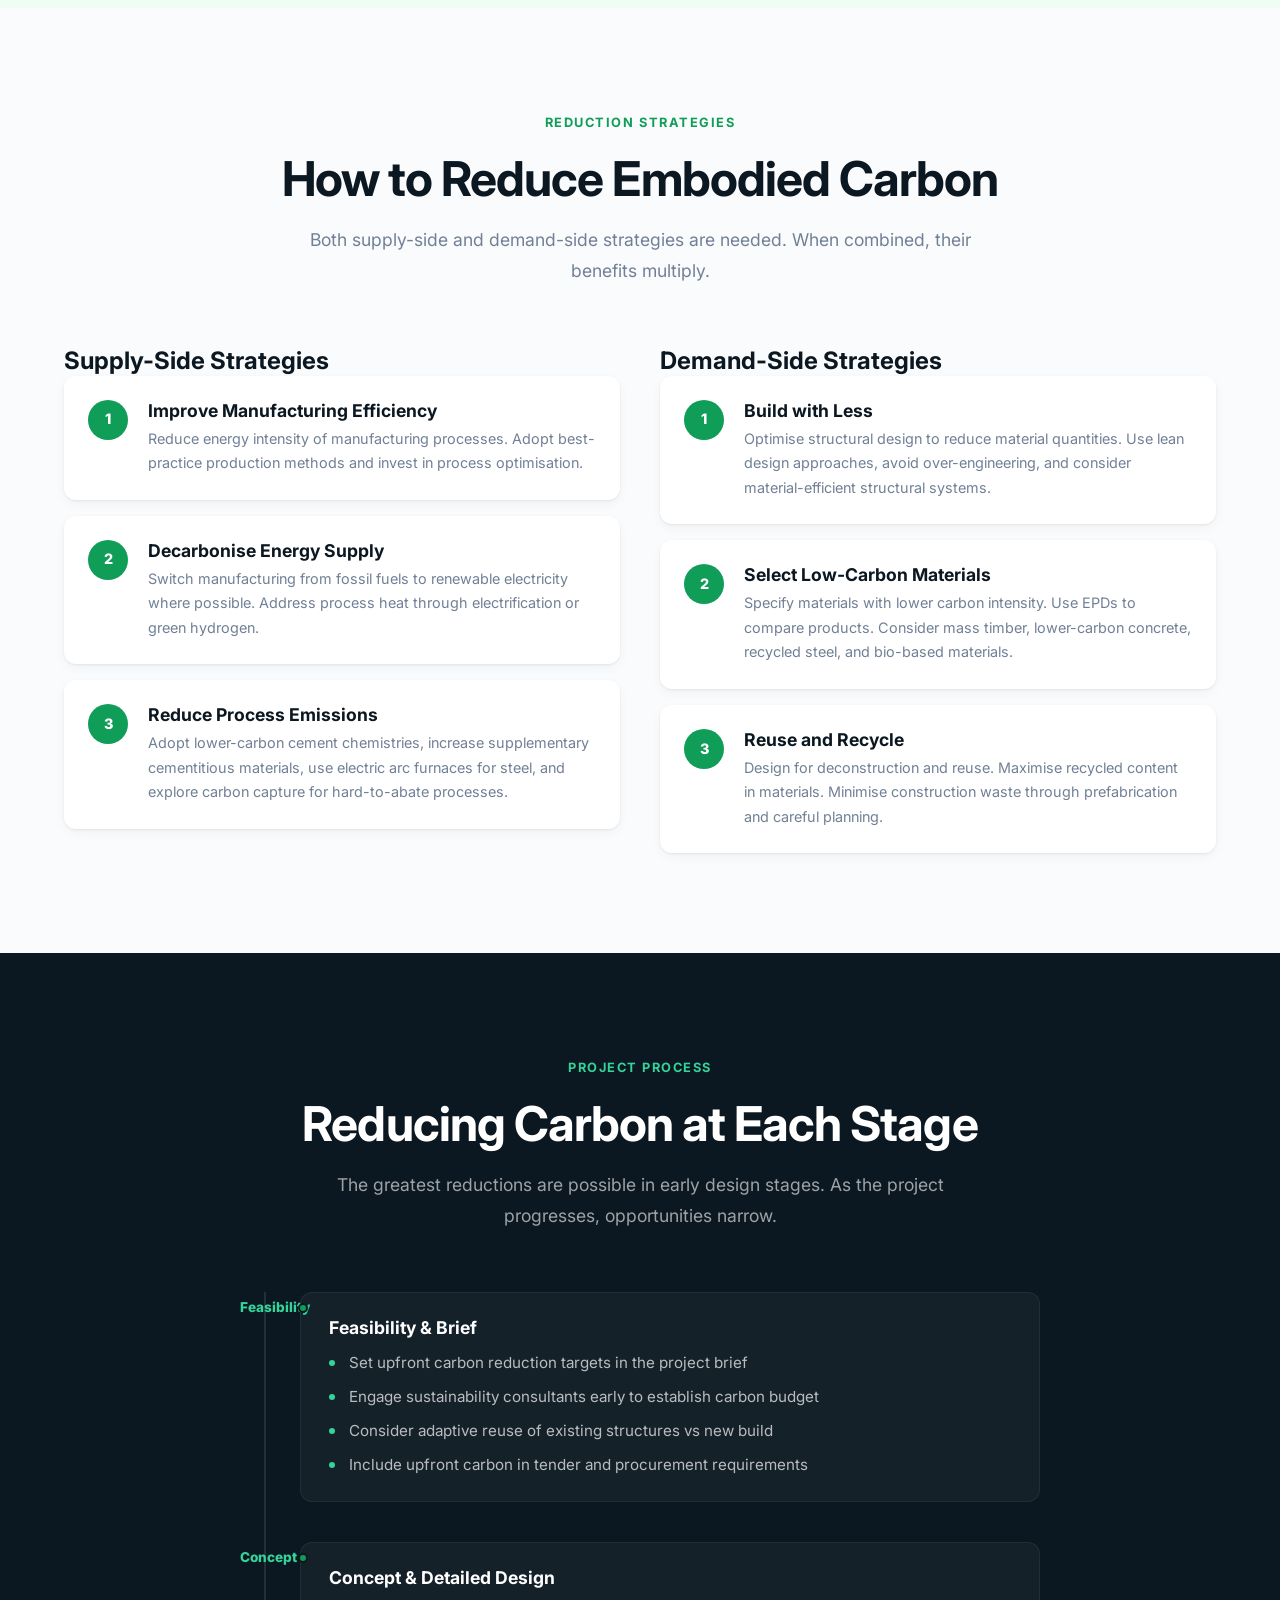
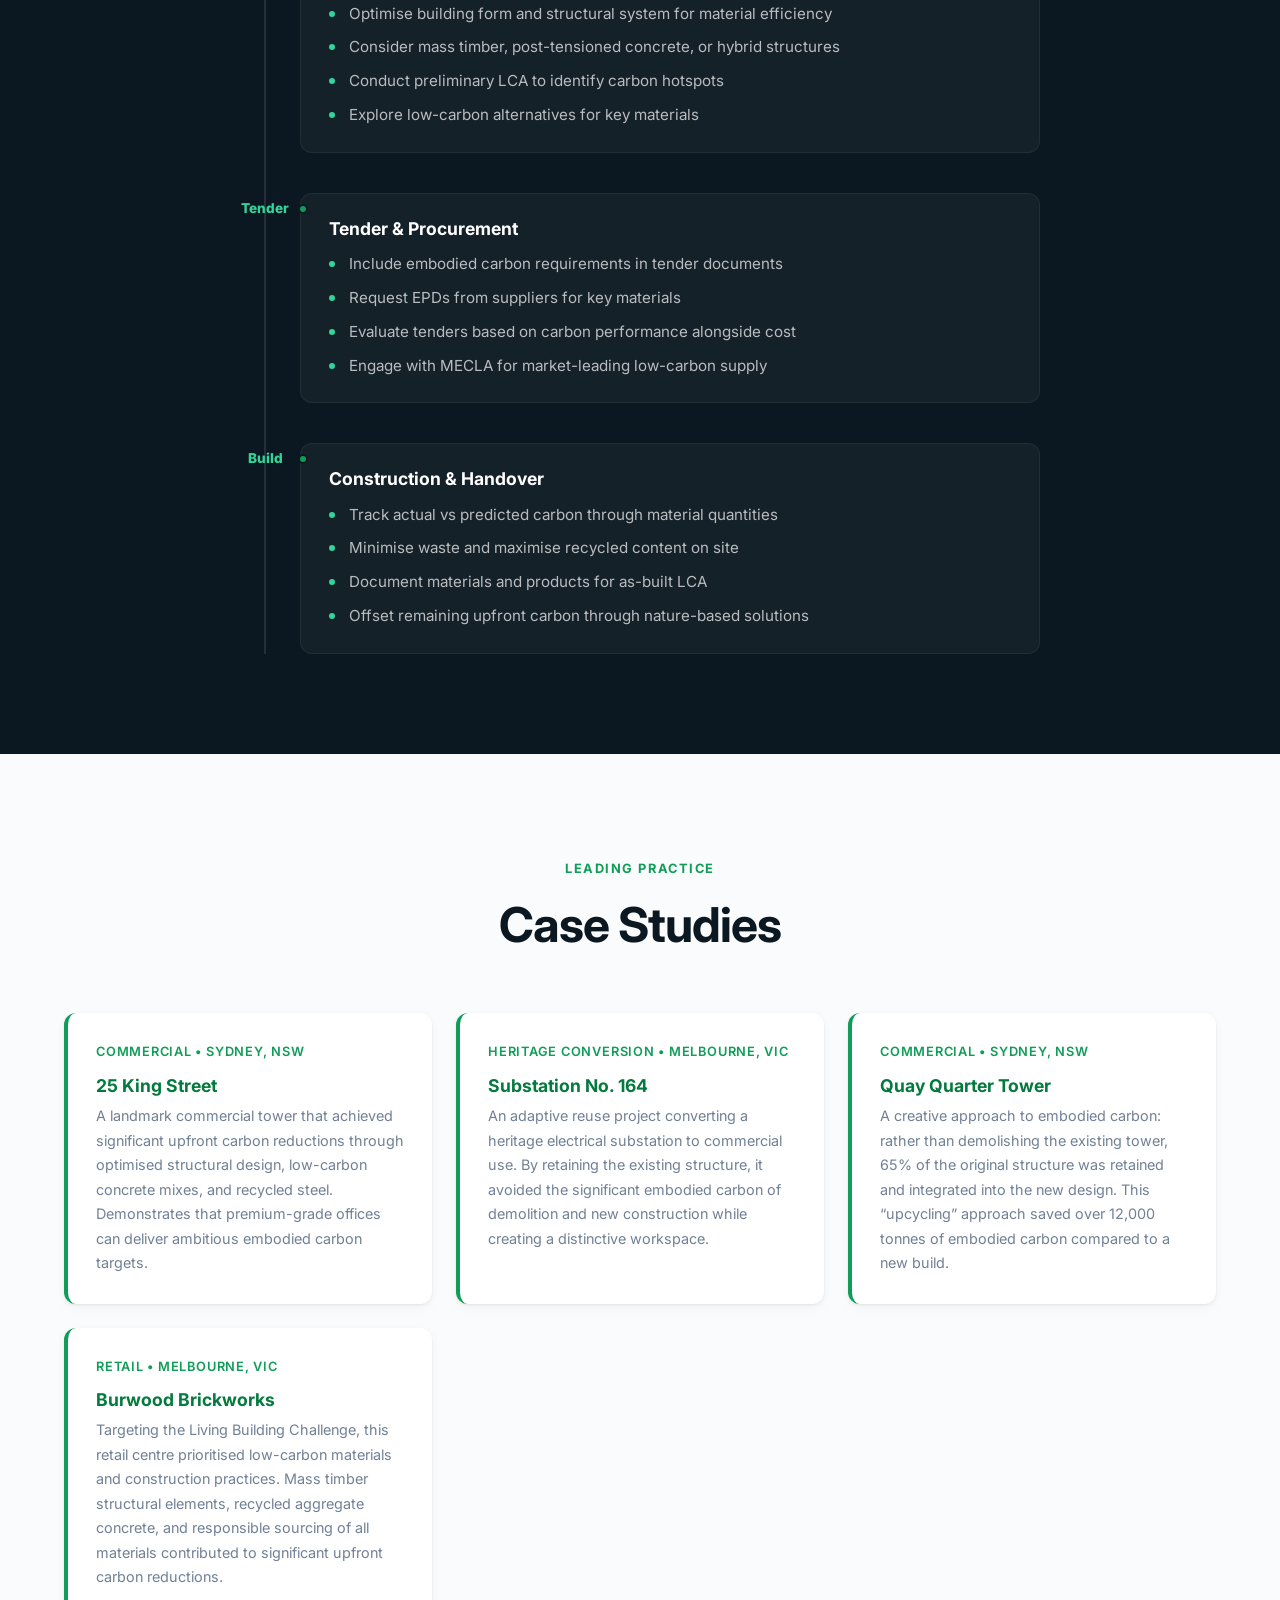
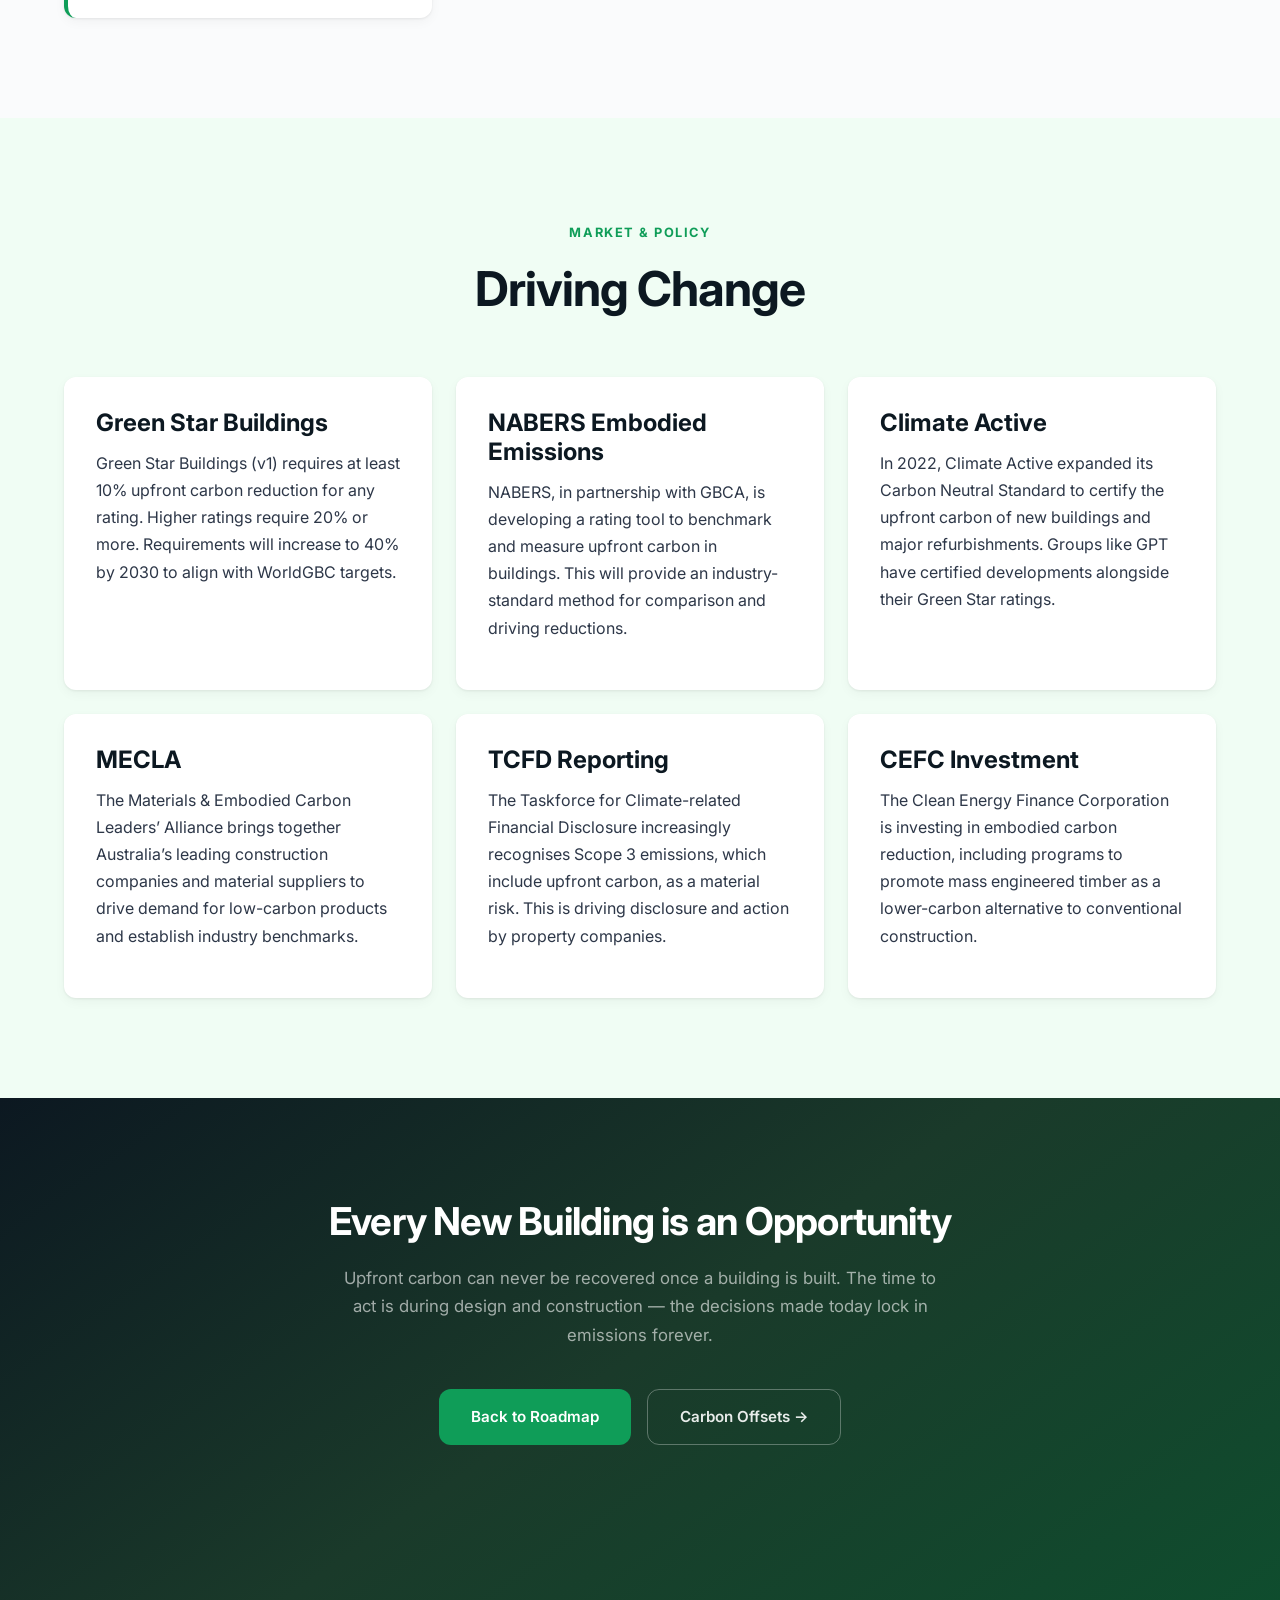
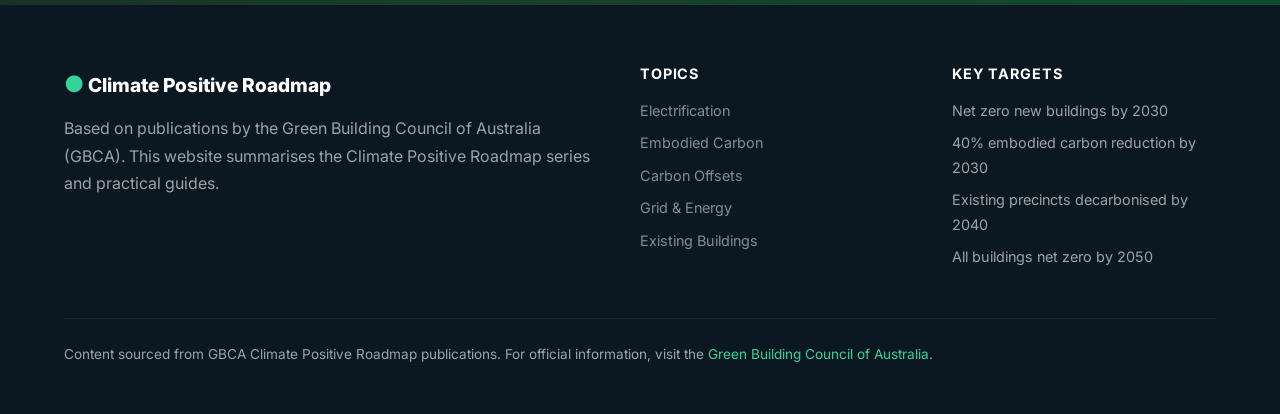
<file: embodied-carbon.html>
<!DOCTYPE html>
<html lang="en">
<head>
  <meta charset="UTF-8">
  <meta name="viewport" content="width=device-width, initial-scale=1.0">
  <title>Embodied Carbon | Climate Positive Roadmap</title>
  <meta name="description" content="Understanding and reducing upfront and embodied carbon in Australia's buildings — targets, strategies, and practical guidance for the construction industry.">
  <link rel="preconnect" href="https://fonts.googleapis.com">
  <link rel="preconnect" href="https://fonts.gstatic.com" crossorigin>
  <link href="https://fonts.googleapis.com/css2?family=Inter:wght@300;400;500;600;700;800;900&display=swap" rel="stylesheet">
  <link rel="stylesheet" href="styles.css">
</head>
<body>

  <!-- Navigation -->
  <nav class="nav" id="nav">
    <div class="nav-inner">
      <a href="index.html" class="nav-logo">
        <span class="logo-icon">&#9679;</span> Climate Positive
      </a>
      <button class="nav-toggle" id="nav-toggle" aria-label="Toggle menu">
        <span></span><span></span><span></span>
      </button>
      <ul class="nav-links" id="nav-links">
        <li><a href="index.html">Home</a></li>
        <li><a href="electrification.html">Electrification</a></li>
        <li><a href="embodied-carbon.html">Embodied Carbon</a></li>
        <li><a href="carbon-offsets.html">Carbon Offsets</a></li>
        <li><a href="grid-energy.html">Grid &amp; Energy</a></li>
        <li><a href="existing-buildings.html">Existing Buildings</a></li>
      </ul>
    </div>
  </nav>

  <!-- Page Hero -->
  <header class="page-hero">
    <div class="page-hero-bg embodied"></div>
    <div class="container page-hero-content">
      <a href="index.html" class="breadcrumb">&larr; Climate Positive Roadmap</a>
      <p class="hero-tag">Embodied &amp; Upfront Carbon</p>
      <h1 class="page-hero-title">Reducing Carbon in<br>Materials &amp; Construction</h1>
      <p class="page-hero-subtitle">Embodied carbon from building materials and construction represents a growing share of emissions that must be urgently addressed. This page draws on GBCA&rsquo;s research and practical guidance.</p>
    </div>
  </header>

  <!-- The Scale -->
  <section class="section section-dark" id="scale">
    <div class="container">
      <div class="section-header">
        <p class="section-tag">The Scale of the Problem</p>
        <h2 class="section-title">Embodied Carbon in Australia&rsquo;s Buildings</h2>
        <p class="section-desc">Without action, embodied carbon will become the dominant source of building emissions as the electricity grid decarbonises.</p>
      </div>

      <div class="stat-row">
        <div class="stat-box">
          <span class="stat-box-number">22 Mt</span>
          <span class="stat-box-label">CO<sub>2</sub>e from embodied carbon in 2019</span>
        </div>
        <div class="stat-box">
          <span class="stat-box-number">16%</span>
          <span class="stat-box-label">Share of building emissions in 2019</span>
        </div>
        <div class="stat-box">
          <span class="stat-box-number">85%</span>
          <span class="stat-box-label">Projected share by 2050 under <span data-tooltip="Business As Usual — a scenario where no additional action is taken to reduce emissions">BAU</span></span>
        </div>
        <div class="stat-box">
          <span class="stat-box-number">~25%</span>
          <span class="stat-box-label">Of a typical building&rsquo;s lifetime emissions</span>
        </div>
      </div>

      <div class="grid-2">
        <div class="content-block">
          <h3>The Growing Significance</h3>
          <p>In 2019, embodied carbon from Australia&rsquo;s buildings totalled approximately 22 Mt CO<sub>2</sub>e, representing 16% of whole-life building carbon emissions. Under a business-as-usual scenario, this share is projected to climb to 85% by 2050.</p>
          <p>This dramatic shift occurs because operational emissions will decline as the electricity grid decarbonises, but embodied carbon relies on process heat and chemical reactions in manufacturing that won&rsquo;t be addressed by grid decarbonisation alone.</p>
        </div>
        <div class="content-block">
          <h3>Immediate Impact</h3>
          <p>Unlike operational emissions that accrue over decades, embodied carbon is &ldquo;spent&rdquo; on day one when a building is constructed. These emissions can never be recovered. Even a 10% reduction in embodied emissions in new buildings would avoid at least 19.9 Mt CO<sub>2</sub>e by 2030 and 63.5 Mt CO<sub>2</sub>e by 2050.</p>
          <p>Material efficiency improvements deliver emission savings immediately, unlike operational changes that depend on grid decarbonisation over time.</p>
        </div>
      </div>
    </div>
  </section>

  <!-- Understanding Upfront Carbon -->
  <section class="section" id="upfront">
    <div class="container">
      <div class="section-header">
        <p class="section-tag">Definitions</p>
        <h2 class="section-title">Understanding Upfront Carbon</h2>
      </div>

      <div class="grid-2">
        <div class="content-block">
          <div class="info-box">
            <h4>What is Upfront Carbon?</h4>
            <p>Upfront carbon emissions are produced during a building&rsquo;s material production and construction activities before its use (<span data-tooltip="A1: Raw material supply, A2: Transport, A3: Manufacturing, A4: Transport to site, A5: Construction/installation">life cycle stages A1&ndash;A5</span>). These are tangible, measurable emissions reflecting past actions rather than future projections.</p>
          </div>
          <div class="info-box">
            <h4>Upfront vs. Embodied Carbon</h4>
            <p>Embodied carbon includes upfront carbon (A1&ndash;A5) plus emissions from use, maintenance, refurbishment, and end-of-life stages (B1&ndash;B5, C1&ndash;C4). Upfront carbon is the portion with the highest certainty and greatest opportunity for reduction during design.</p>
          </div>
        </div>
        <div class="content-block">
          <div class="info-box">
            <h4>How to Calculate It</h4>
            <p>Calculating upfront carbon involves determining the quantity of each material and multiplying by its carbon intensity. Environmental Product Declarations (EPDs) provide product-specific data. GBCA&rsquo;s Upfront Carbon Emissions Calculation Guide and the upcoming NABERS tool help standardise methodology.</p>
          </div>
          <div class="info-box">
            <h4>Where is the Carbon?</h4>
            <p>In a typical building, superstructure accounts for ~42% of upfront carbon, substructure ~15%, and the building envelope ~13%. Key materials include concrete, steel, aluminium, glass, and insulation. Design decisions made early in the process have the greatest impact on reduction.</p>
          </div>
        </div>
      </div>
    </div>
  </section>

  <!-- Targets -->
  <section class="section section-accent" id="targets">
    <div class="container">
      <div class="section-header">
        <p class="section-tag">Green Star Targets</p>
        <h2 class="section-title">Upfront Carbon Reduction Targets</h2>
        <p class="section-desc">Green Star sets progressively increasing targets for upfront carbon reduction in new buildings.</p>
      </div>

      <div class="stat-row stat-row-light">
        <div class="stat-box">
          <span class="stat-box-number">10%</span>
          <span class="stat-box-label">Minimum reduction (2020 onwards)</span>
        </div>
        <div class="stat-box">
          <span class="stat-box-number">20%</span>
          <span class="stat-box-label">Credit achievement target (from 2026)</span>
        </div>
        <div class="stat-box">
          <span class="stat-box-number">40%</span>
          <span class="stat-box-label">Exceptional performance (by 2030)</span>
        </div>
        <div class="stat-box">
          <span class="stat-box-number">Zero</span>
          <span class="stat-box-label">Net zero embodied carbon by 2050</span>
        </div>
      </div>

      <div class="grid-2">
        <div class="content-block">
          <h3>Getting to Zero</h3>
          <p>Reducing upfront carbon is easiest during planning and early-stage design, where the largest reductions can be achieved with the least effort. As construction begins, options become more limited. The guide recommends reducing as much as possible through design and material selection, then offsetting any remaining emissions through nature-based solutions.</p>
        </div>
        <div class="content-block">
          <h3>Policy Drivers</h3>
          <p>The IEA recommends building codes target net-zero material emissions. The NSW Government&rsquo;s Sustainable Buildings SEPP introduces upfront carbon disclosure requirements. The City of Melbourne&rsquo;s Zero Carbon Buildings Plan targets embodied energy reductions. NABERS is developing a benchmark tool for upfront carbon in buildings.</p>
        </div>
      </div>
    </div>
  </section>

  <!-- Strategies -->
  <section class="section" id="strategies">
    <div class="container">
      <div class="section-header">
        <p class="section-tag">Reduction Strategies</p>
        <h2 class="section-title">How to Reduce Embodied Carbon</h2>
        <p class="section-desc">Both supply-side and demand-side strategies are needed. When combined, their benefits multiply.</p>
      </div>

      <div class="grid-2">
        <div class="content-block">
          <h3>Supply-Side Strategies</h3>
          <div class="process-steps">
            <div class="process-step">
              <div class="process-step-content">
                <h4>Improve Manufacturing Efficiency</h4>
                <p>Reduce energy intensity of manufacturing processes. Adopt best-practice production methods and invest in process optimisation.</p>
              </div>
            </div>
            <div class="process-step">
              <div class="process-step-content">
                <h4>Decarbonise Energy Supply</h4>
                <p>Switch manufacturing from fossil fuels to renewable electricity where possible. Address process heat through electrification or green hydrogen.</p>
              </div>
            </div>
            <div class="process-step">
              <div class="process-step-content">
                <h4>Reduce Process Emissions</h4>
                <p>Adopt lower-carbon cement chemistries, increase supplementary cementitious materials, use electric arc furnaces for steel, and explore carbon capture for hard-to-abate processes.</p>
              </div>
            </div>
          </div>
        </div>
        <div class="content-block">
          <h3>Demand-Side Strategies</h3>
          <div class="process-steps">
            <div class="process-step">
              <div class="process-step-content">
                <h4>Build with Less</h4>
                <p>Optimise structural design to reduce material quantities. Use lean design approaches, avoid over-engineering, and consider material-efficient structural systems.</p>
              </div>
            </div>
            <div class="process-step">
              <div class="process-step-content">
                <h4>Select Low-Carbon Materials</h4>
                <p>Specify materials with lower carbon intensity. Use EPDs to compare products. Consider mass timber, lower-carbon concrete, recycled steel, and bio-based materials.</p>
              </div>
            </div>
            <div class="process-step">
              <div class="process-step-content">
                <h4>Reuse and Recycle</h4>
                <p>Design for deconstruction and reuse. Maximise recycled content in materials. Minimise construction waste through prefabrication and careful planning.</p>
              </div>
            </div>
          </div>
        </div>
      </div>
    </div>
  </section>

  <!-- Project Lifecycle -->
  <section class="section section-dark" id="lifecycle">
    <div class="container">
      <div class="section-header">
        <p class="section-tag">Project Process</p>
        <h2 class="section-title">Reducing Carbon at Each Stage</h2>
        <p class="section-desc">The greatest reductions are possible in early design stages. As the project progresses, opportunities narrow.</p>
      </div>

      <div class="timeline">
        <div class="timeline-item">
          <div class="timeline-marker">Feasibility</div>
          <div class="timeline-content">
            <h4>Feasibility &amp; Brief</h4>
            <ul>
              <li>Set upfront carbon reduction targets in the project brief</li>
              <li>Engage sustainability consultants early to establish carbon budget</li>
              <li>Consider adaptive reuse of existing structures vs new build</li>
              <li>Include upfront carbon in tender and procurement requirements</li>
            </ul>
          </div>
        </div>
        <div class="timeline-item">
          <div class="timeline-marker">Concept</div>
          <div class="timeline-content">
            <h4>Concept &amp; Detailed Design</h4>
            <ul>
              <li>Optimise building form and structural system for material efficiency</li>
              <li>Consider mass timber, post-tensioned concrete, or hybrid structures</li>
              <li>Conduct preliminary LCA to identify carbon hotspots</li>
              <li>Explore low-carbon alternatives for key materials</li>
            </ul>
          </div>
        </div>
        <div class="timeline-item">
          <div class="timeline-marker">Tender</div>
          <div class="timeline-content">
            <h4>Tender &amp; Procurement</h4>
            <ul>
              <li>Include embodied carbon requirements in tender documents</li>
              <li>Request EPDs from suppliers for key materials</li>
              <li>Evaluate tenders based on carbon performance alongside cost</li>
              <li>Engage with MECLA for market-leading low-carbon supply</li>
            </ul>
          </div>
        </div>
        <div class="timeline-item">
          <div class="timeline-marker">Build</div>
          <div class="timeline-content">
            <h4>Construction &amp; Handover</h4>
            <ul>
              <li>Track actual vs predicted carbon through material quantities</li>
              <li>Minimise waste and maximise recycled content on site</li>
              <li>Document materials and products for as-built LCA</li>
              <li>Offset remaining upfront carbon through nature-based solutions</li>
            </ul>
          </div>
        </div>
      </div>
    </div>
  </section>

  <!-- Case Studies -->
  <section class="section" id="case-studies">
    <div class="container">
      <div class="section-header">
        <p class="section-tag">Leading Practice</p>
        <h2 class="section-title">Case Studies</h2>
      </div>

      <div class="case-study-grid">
        <div class="case-study-card">
          <p class="cs-meta">Commercial &bull; Sydney, NSW</p>
          <h4>25 King Street</h4>
          <p>A landmark commercial tower that achieved significant upfront carbon reductions through optimised structural design, low-carbon concrete mixes, and recycled steel. Demonstrates that premium-grade offices can deliver ambitious embodied carbon targets.</p>
        </div>
        <div class="case-study-card">
          <p class="cs-meta">Heritage Conversion &bull; Melbourne, VIC</p>
          <h4>Substation No. 164</h4>
          <p>An adaptive reuse project converting a heritage electrical substation to commercial use. By retaining the existing structure, it avoided the significant embodied carbon of demolition and new construction while creating a distinctive workspace.</p>
        </div>
        <div class="case-study-card">
          <p class="cs-meta">Commercial &bull; Sydney, NSW</p>
          <h4>Quay Quarter Tower</h4>
          <p>A creative approach to embodied carbon: rather than demolishing the existing tower, 65% of the original structure was retained and integrated into the new design. This &ldquo;upcycling&rdquo; approach saved over 12,000 tonnes of embodied carbon compared to a new build.</p>
        </div>
        <div class="case-study-card">
          <p class="cs-meta">Retail &bull; Melbourne, VIC</p>
          <h4>Burwood Brickworks</h4>
          <p>Targeting the Living Building Challenge, this retail centre prioritised low-carbon materials and construction practices. Mass timber structural elements, recycled aggregate concrete, and responsible sourcing of all materials contributed to significant upfront carbon reductions.</p>
        </div>
      </div>
    </div>
  </section>

  <!-- Market Solutions -->
  <section class="section section-accent" id="market">
    <div class="container">
      <div class="section-header">
        <p class="section-tag">Market &amp; Policy</p>
        <h2 class="section-title">Driving Change</h2>
      </div>
      <div class="grid-3">
        <div class="card">
          <h3>Green Star Buildings</h3>
          <p>Green Star Buildings (v1) requires at least 10% upfront carbon reduction for any rating. Higher ratings require 20% or more. Requirements will increase to 40% by 2030 to align with WorldGBC targets.</p>
        </div>
        <div class="card">
          <h3>NABERS Embodied Emissions</h3>
          <p>NABERS, in partnership with GBCA, is developing a rating tool to benchmark and measure upfront carbon in buildings. This will provide an industry-standard method for comparison and driving reductions.</p>
        </div>
        <div class="card">
          <h3>Climate Active</h3>
          <p>In 2022, Climate Active expanded its Carbon Neutral Standard to certify the upfront carbon of new buildings and major refurbishments. Groups like GPT have certified developments alongside their Green Star ratings.</p>
        </div>
        <div class="card">
          <h3>MECLA</h3>
          <p>The Materials &amp; Embodied Carbon Leaders&rsquo; Alliance brings together Australia&rsquo;s leading construction companies and material suppliers to drive demand for low-carbon products and establish industry benchmarks.</p>
        </div>
        <div class="card">
          <h3>TCFD Reporting</h3>
          <p>The Taskforce for Climate-related Financial Disclosure increasingly recognises Scope 3 emissions, which include upfront carbon, as a material risk. This is driving disclosure and action by property companies.</p>
        </div>
        <div class="card">
          <h3>CEFC Investment</h3>
          <p>The Clean Energy Finance Corporation is investing in embodied carbon reduction, including programs to promote mass engineered timber as a lower-carbon alternative to conventional construction.</p>
        </div>
      </div>
    </div>
  </section>

  <!-- CTA -->
  <section class="section section-cta">
    <div class="container">
      <div class="cta-content">
        <h2>Every New Building is an Opportunity</h2>
        <p>Upfront carbon can never be recovered once a building is built. The time to act is during design and construction &mdash; the decisions made today lock in emissions forever.</p>
        <div class="hero-actions" style="justify-content:center;margin-top:24px;">
          <a href="index.html" class="btn btn-primary">Back to Roadmap</a>
          <a href="carbon-offsets.html" class="btn btn-outline">Carbon Offsets &rarr;</a>
        </div>
      </div>
    </div>
  </section>

  <!-- Footer -->
  <footer class="footer">
    <div class="container">
      <div class="footer-content">
        <div class="footer-info">
          <p class="footer-brand"><span class="logo-icon">&#9679;</span> Climate Positive Roadmap</p>
          <p>Based on publications by the Green Building Council of Australia (GBCA). This website summarises the Climate Positive Roadmap series and practical guides.</p>
        </div>
        <div class="footer-links">
          <h4>Topics</h4>
          <ul>
            <li><a href="electrification.html">Electrification</a></li>
            <li><a href="embodied-carbon.html">Embodied Carbon</a></li>
            <li><a href="carbon-offsets.html">Carbon Offsets</a></li>
            <li><a href="grid-energy.html">Grid &amp; Energy</a></li>
            <li><a href="existing-buildings.html">Existing Buildings</a></li>
          </ul>
        </div>
        <div class="footer-links">
          <h4>Key Targets</h4>
          <ul>
            <li>Net zero new buildings by 2030</li>
            <li>40% embodied carbon reduction by 2030</li>
            <li>Existing precincts decarbonised by 2040</li>
            <li>All buildings net zero by 2050</li>
          </ul>
        </div>
      </div>
      <div class="footer-bottom">
        <p>Content sourced from GBCA Climate Positive Roadmap publications. For official information, visit the <a href="https://new.gbca.org.au" target="_blank" rel="noopener noreferrer">Green Building Council of Australia</a>.</p>
      </div>
    </div>
  </footer>

  <script src="script.js"></script>
</body>
</html>
</file>
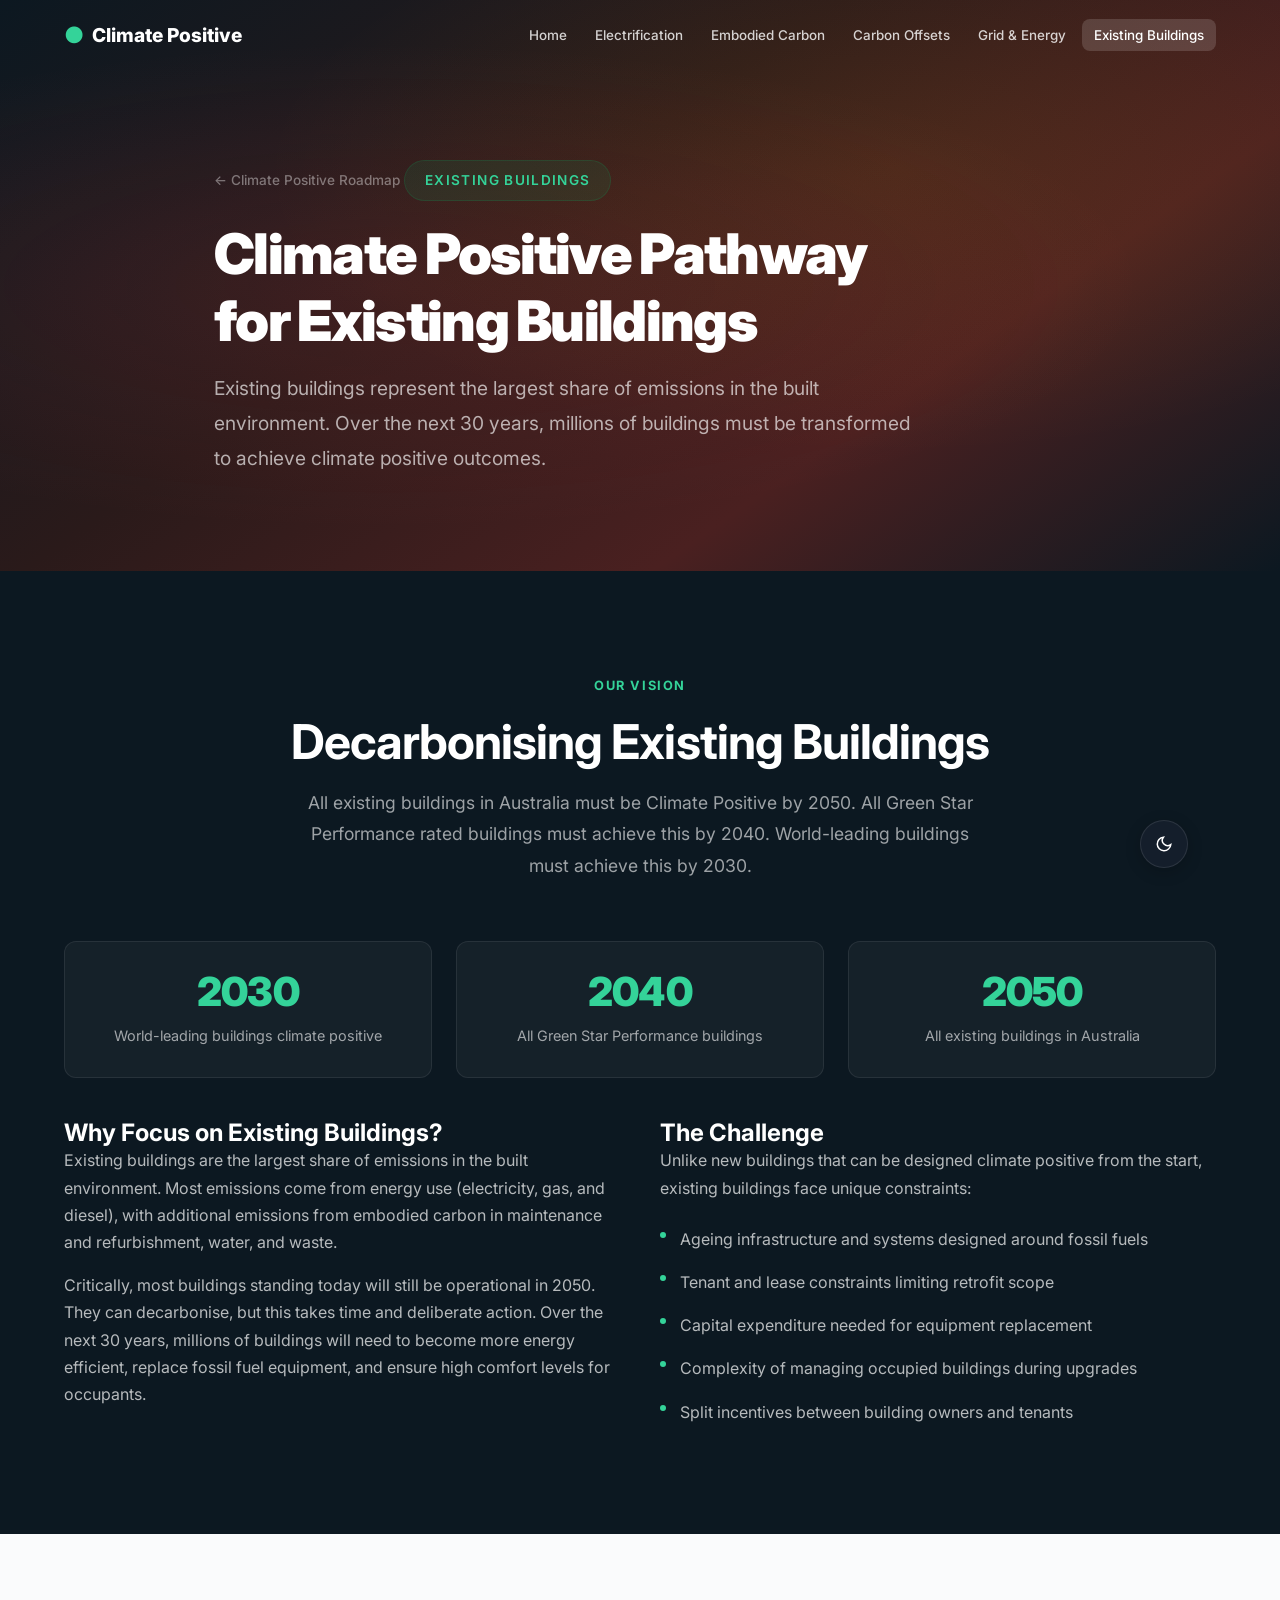
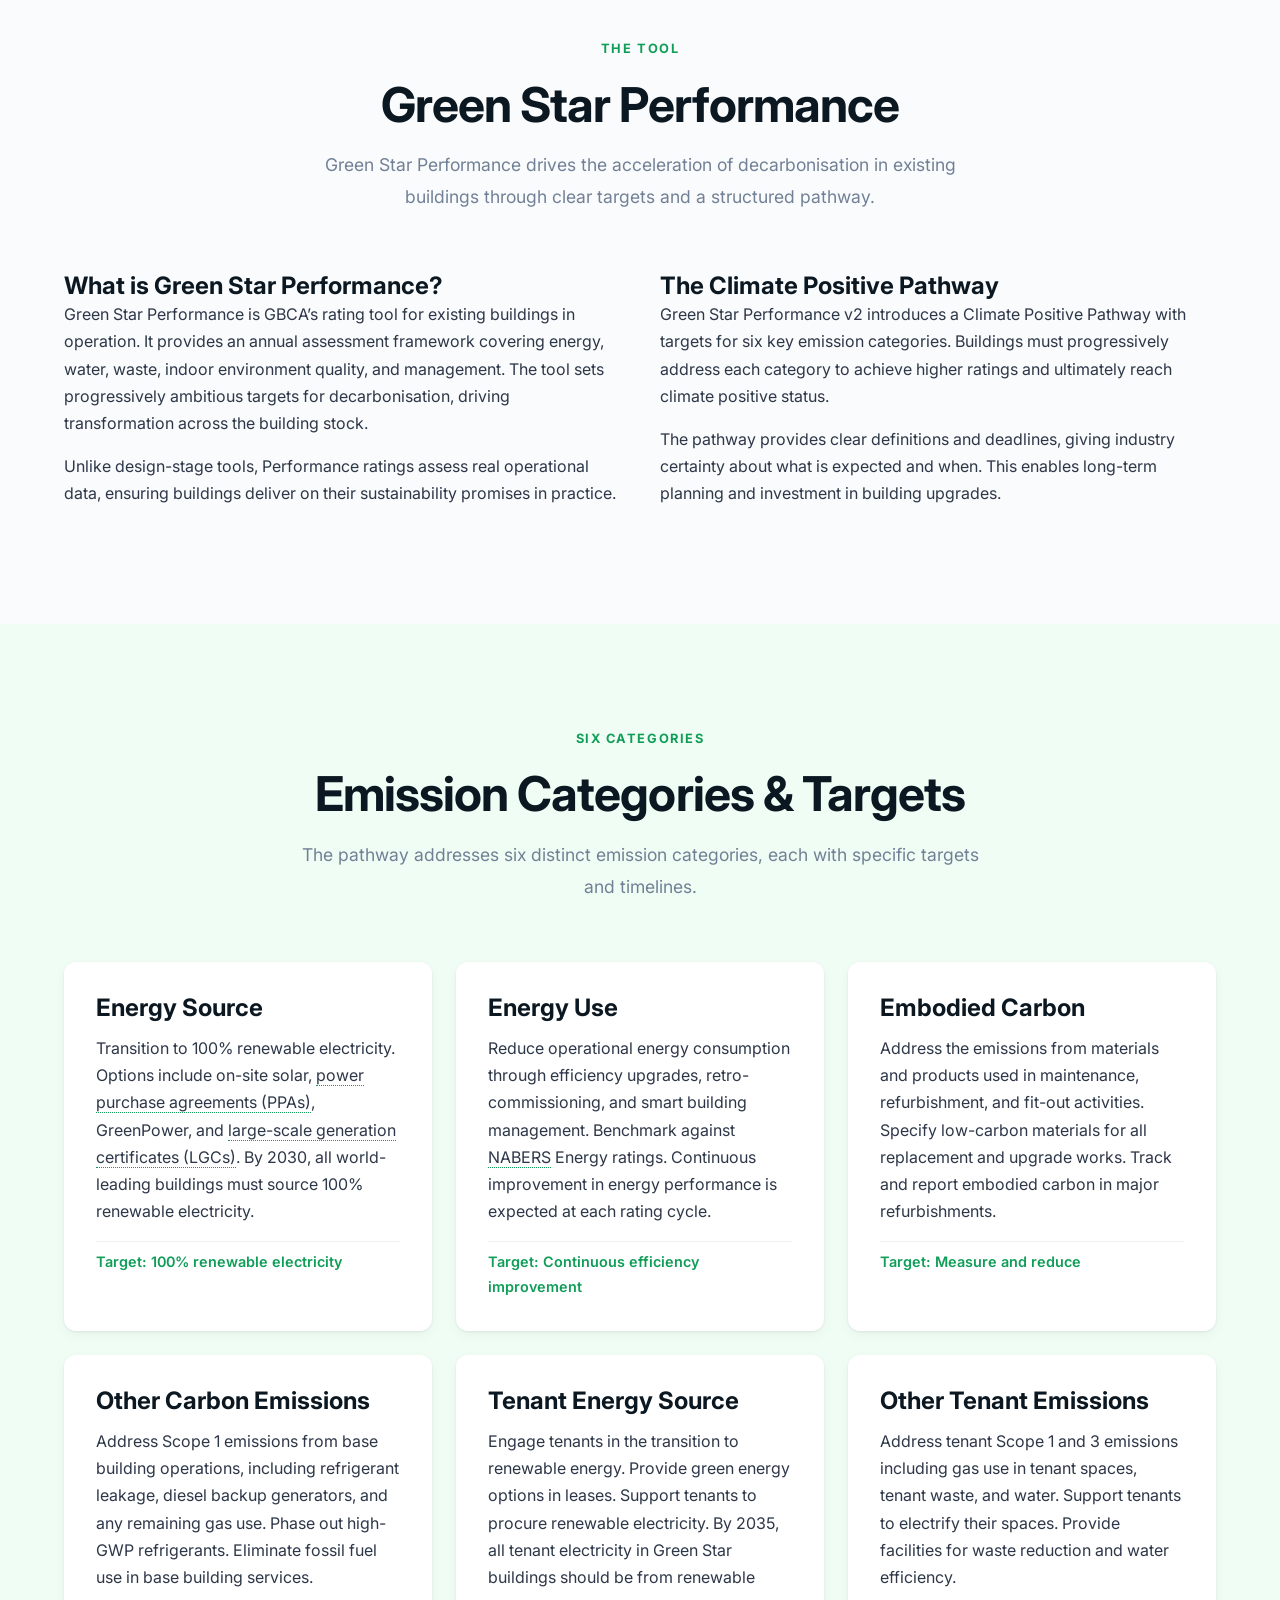
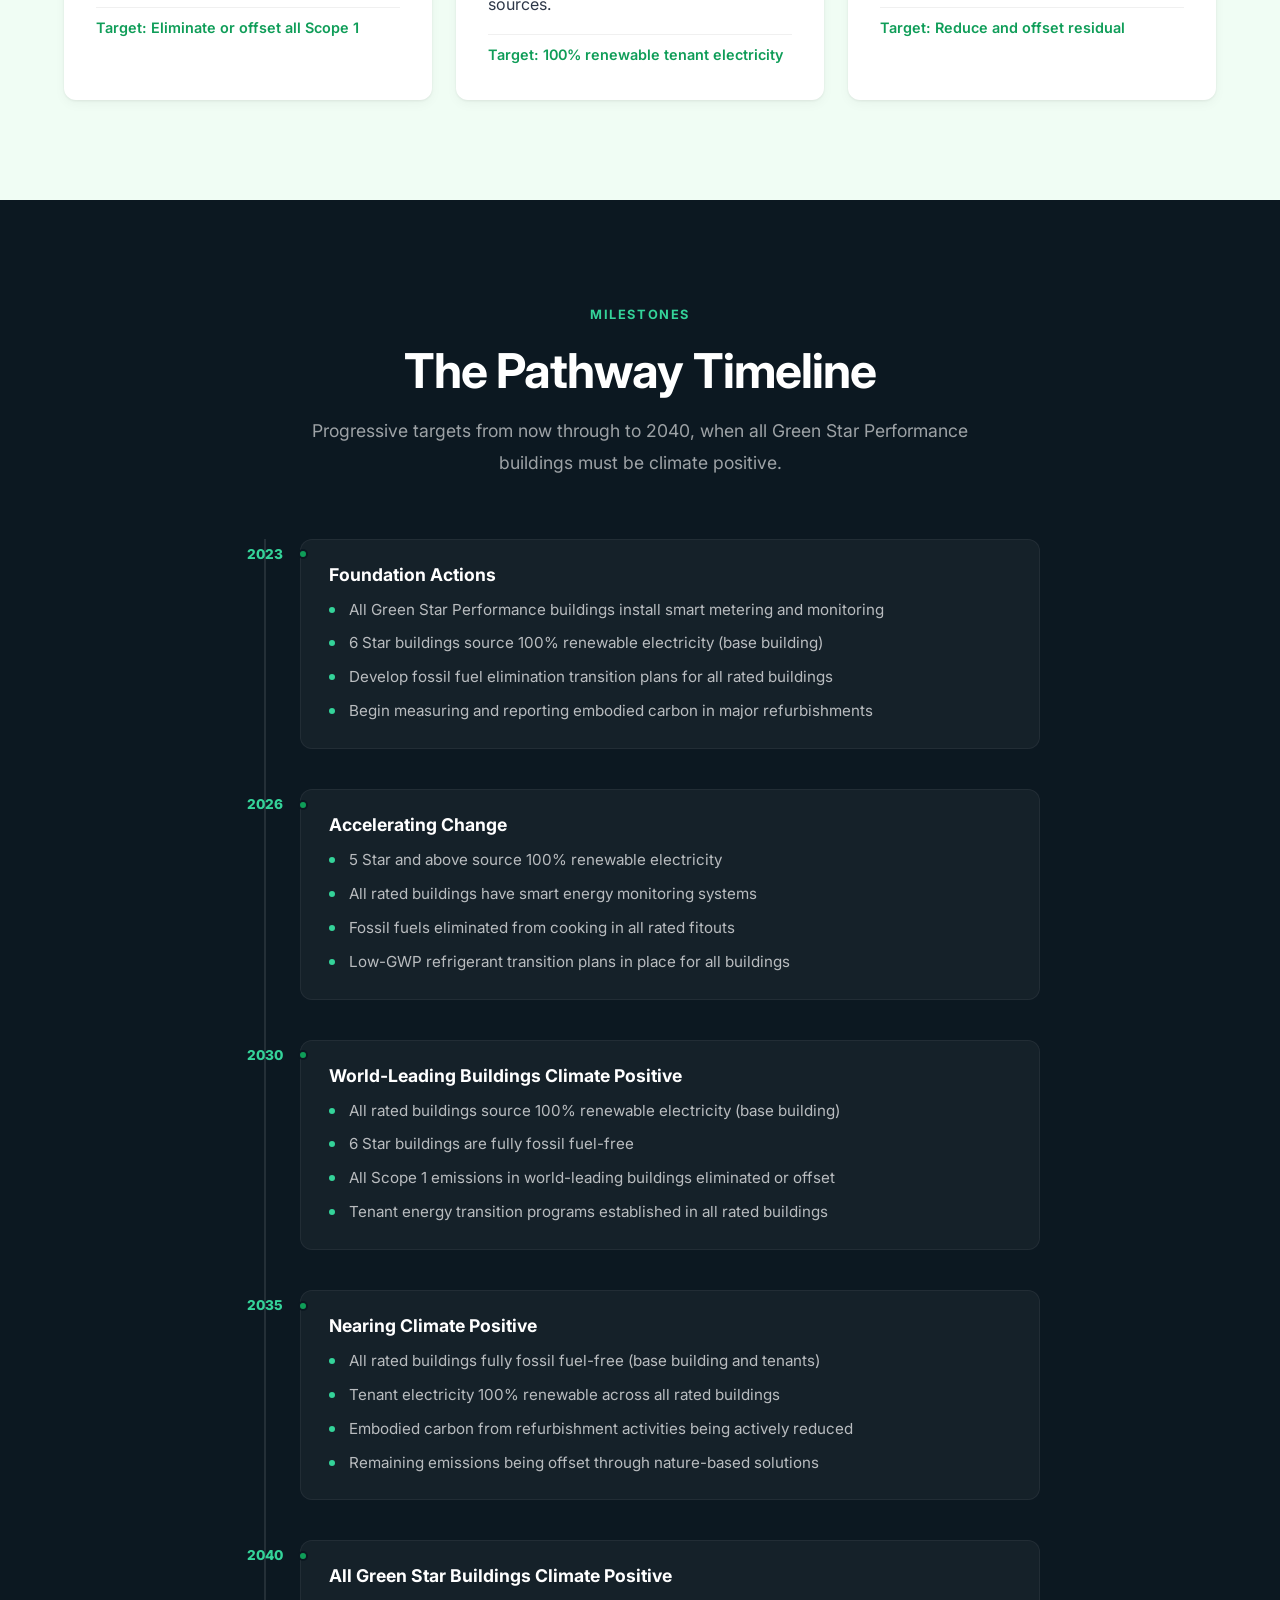
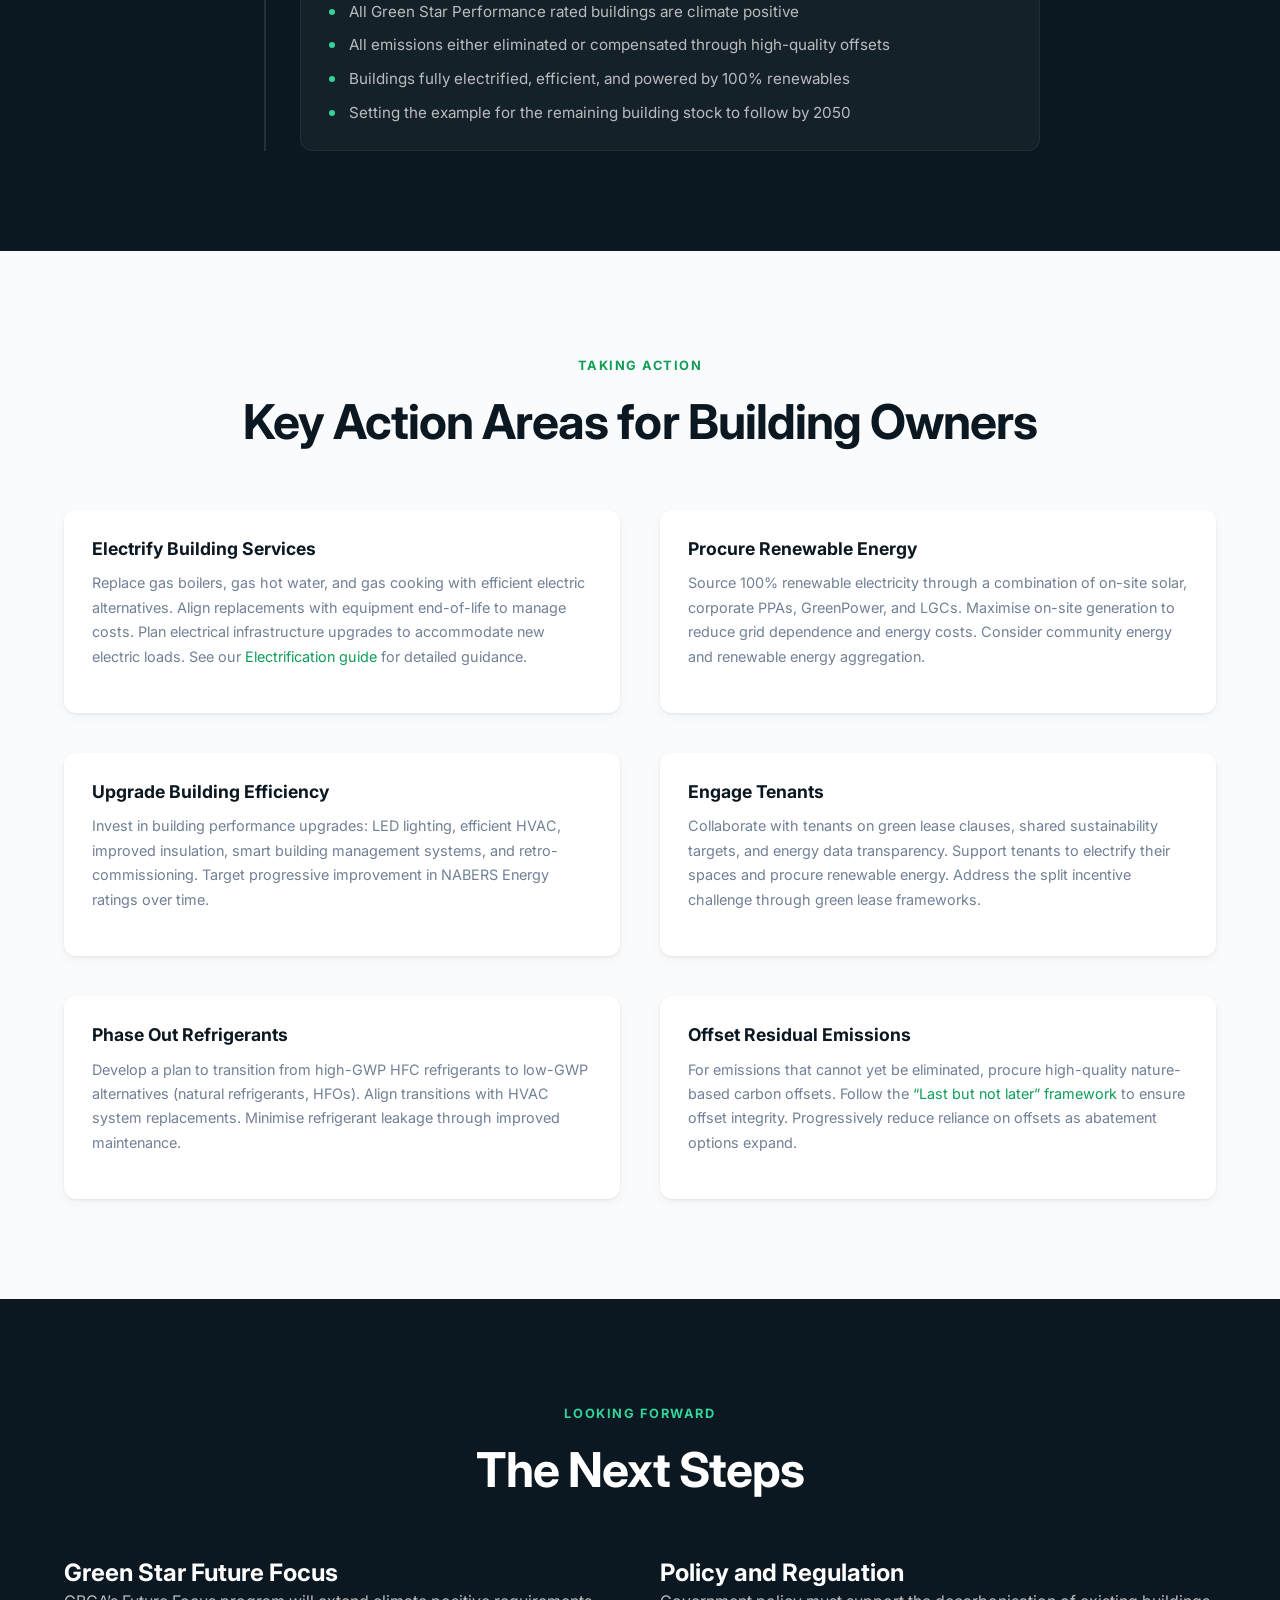
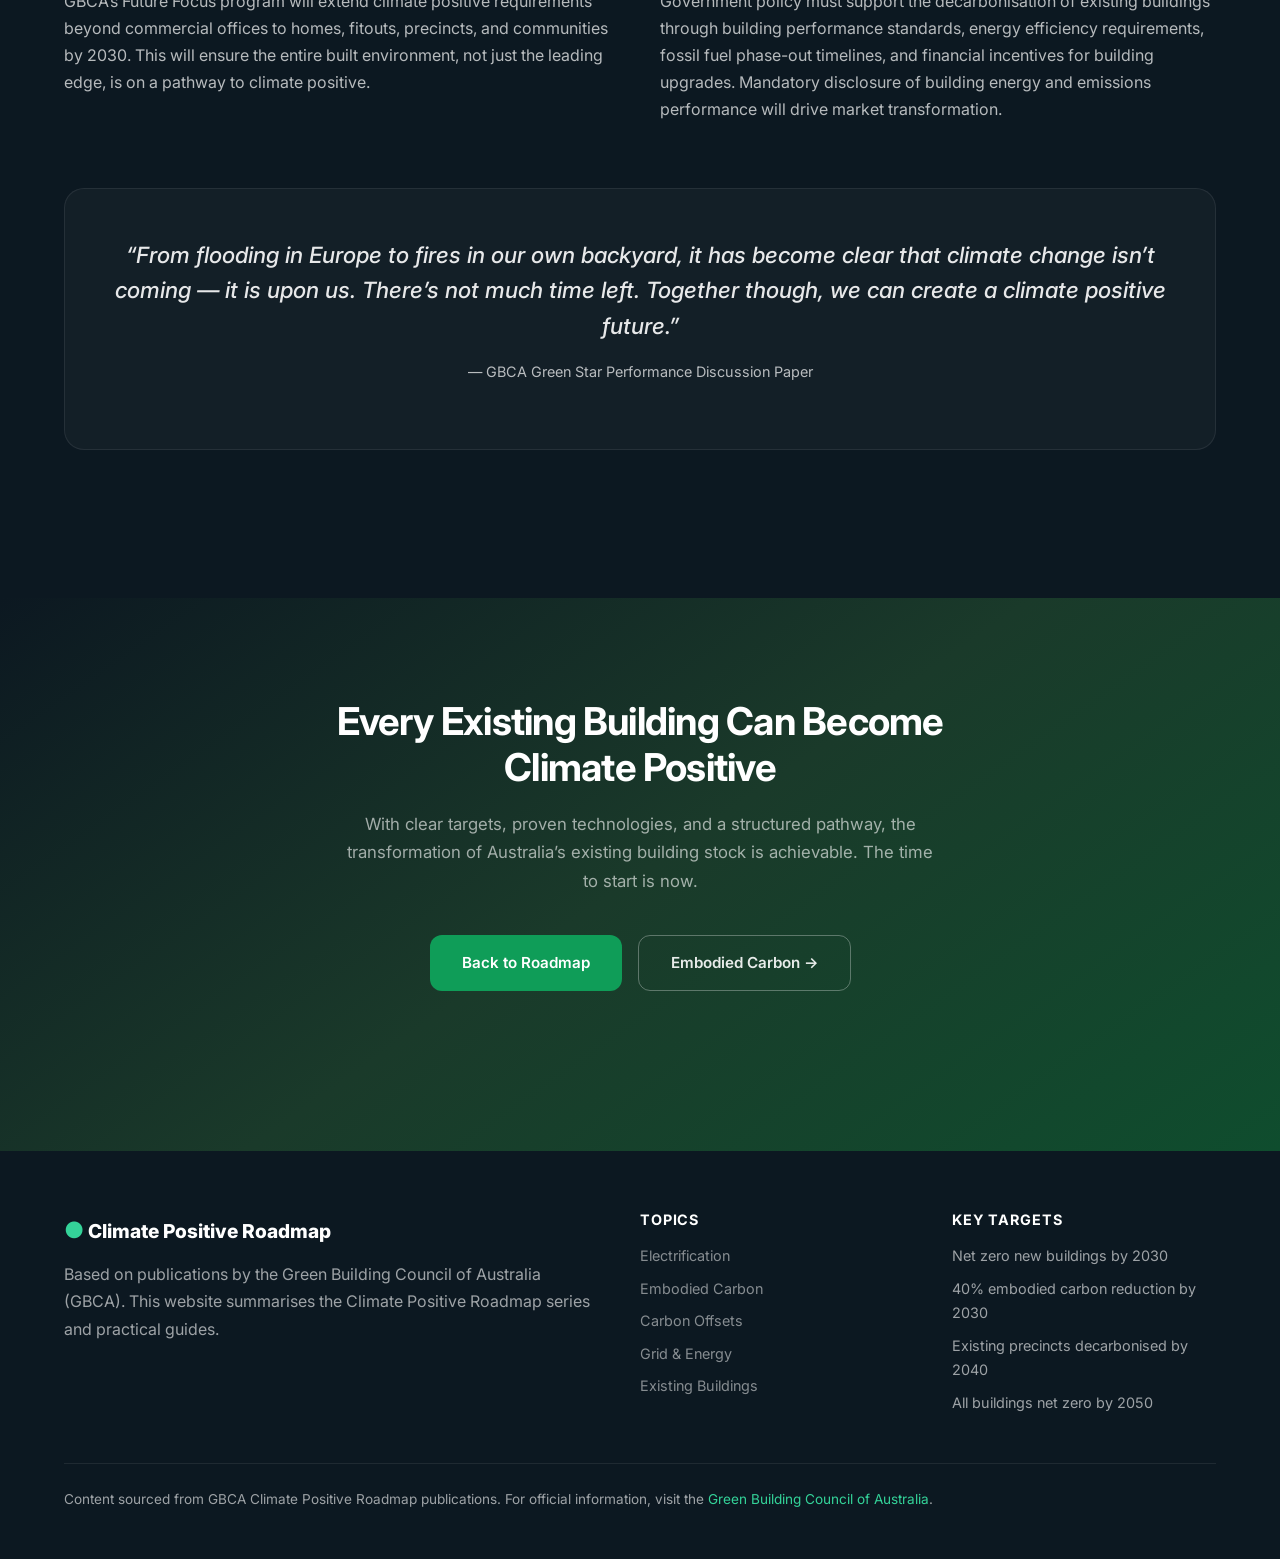
<file: existing-buildings.html>
<!DOCTYPE html>
<html lang="en">
<head>
  <meta charset="UTF-8">
  <meta name="viewport" content="width=device-width, initial-scale=1.0">
  <title>Existing Buildings | Climate Positive Roadmap</title>
  <meta name="description" content="A climate positive pathway for existing buildings — Green Star Performance targets, decarbonisation strategies, and the roadmap to transform Australia's building stock.">
  <link rel="preconnect" href="https://fonts.googleapis.com">
  <link rel="preconnect" href="https://fonts.gstatic.com" crossorigin>
  <link href="https://fonts.googleapis.com/css2?family=Inter:wght@300;400;500;600;700;800;900&display=swap" rel="stylesheet">
  <link rel="stylesheet" href="styles.css">
</head>
<body>

  <!-- Navigation -->
  <nav class="nav" id="nav">
    <div class="nav-inner">
      <a href="index.html" class="nav-logo">
        <span class="logo-icon">&#9679;</span> Climate Positive
      </a>
      <button class="nav-toggle" id="nav-toggle" aria-label="Toggle menu">
        <span></span><span></span><span></span>
      </button>
      <ul class="nav-links" id="nav-links">
        <li><a href="index.html">Home</a></li>
        <li><a href="electrification.html">Electrification</a></li>
        <li><a href="embodied-carbon.html">Embodied Carbon</a></li>
        <li><a href="carbon-offsets.html">Carbon Offsets</a></li>
        <li><a href="grid-energy.html">Grid &amp; Energy</a></li>
        <li><a href="existing-buildings.html">Existing Buildings</a></li>
      </ul>
    </div>
  </nav>

  <!-- Page Hero -->
  <header class="page-hero">
    <div class="page-hero-bg existing"></div>
    <div class="container page-hero-content">
      <a href="index.html" class="breadcrumb">&larr; Climate Positive Roadmap</a>
      <p class="hero-tag">Existing Buildings</p>
      <h1 class="page-hero-title">Climate Positive Pathway<br>for Existing Buildings</h1>
      <p class="page-hero-subtitle">Existing buildings represent the largest share of emissions in the built environment. Over the next 30 years, millions of buildings must be transformed to achieve climate positive outcomes.</p>
    </div>
  </header>

  <!-- Vision -->
  <section class="section section-dark" id="vision">
    <div class="container">
      <div class="section-header">
        <p class="section-tag">Our Vision</p>
        <h2 class="section-title">Decarbonising Existing Buildings</h2>
        <p class="section-desc">All existing buildings in Australia must be Climate Positive by 2050. All Green Star Performance rated buildings must achieve this by 2040. World-leading buildings must achieve this by 2030.</p>
      </div>

      <div class="stat-row">
        <div class="stat-box">
          <span class="stat-box-number">2030</span>
          <span class="stat-box-label">World-leading buildings climate positive</span>
        </div>
        <div class="stat-box">
          <span class="stat-box-number">2040</span>
          <span class="stat-box-label">All Green Star Performance buildings</span>
        </div>
        <div class="stat-box">
          <span class="stat-box-number">2050</span>
          <span class="stat-box-label">All existing buildings in Australia</span>
        </div>
      </div>

      <div class="grid-2">
        <div class="content-block">
          <h3>Why Focus on Existing Buildings?</h3>
          <p>Existing buildings are the largest share of emissions in the built environment. Most emissions come from energy use (electricity, gas, and diesel), with additional emissions from embodied carbon in maintenance and refurbishment, water, and waste.</p>
          <p>Critically, most buildings standing today will still be operational in 2050. They can decarbonise, but this takes time and deliberate action. Over the next 30 years, millions of buildings will need to become more energy efficient, replace fossil fuel equipment, and ensure high comfort levels for occupants.</p>
        </div>
        <div class="content-block">
          <h3>The Challenge</h3>
          <p>Unlike new buildings that can be designed climate positive from the start, existing buildings face unique constraints:</p>
          <ul style="list-style:none;padding:0;">
            <li style="padding:8px 0;padding-left:20px;position:relative;color:rgba(255,255,255,0.7);"><span style="position:absolute;left:0;top:14px;width:6px;height:6px;background:var(--color-primary-light);border-radius:50%;"></span> Ageing infrastructure and systems designed around fossil fuels</li>
            <li style="padding:8px 0;padding-left:20px;position:relative;color:rgba(255,255,255,0.7);"><span style="position:absolute;left:0;top:14px;width:6px;height:6px;background:var(--color-primary-light);border-radius:50%;"></span> Tenant and lease constraints limiting retrofit scope</li>
            <li style="padding:8px 0;padding-left:20px;position:relative;color:rgba(255,255,255,0.7);"><span style="position:absolute;left:0;top:14px;width:6px;height:6px;background:var(--color-primary-light);border-radius:50%;"></span> Capital expenditure needed for equipment replacement</li>
            <li style="padding:8px 0;padding-left:20px;position:relative;color:rgba(255,255,255,0.7);"><span style="position:absolute;left:0;top:14px;width:6px;height:6px;background:var(--color-primary-light);border-radius:50%;"></span> Complexity of managing occupied buildings during upgrades</li>
            <li style="padding:8px 0;padding-left:20px;position:relative;color:rgba(255,255,255,0.7);"><span style="position:absolute;left:0;top:14px;width:6px;height:6px;background:var(--color-primary-light);border-radius:50%;"></span> Split incentives between building owners and tenants</li>
          </ul>
        </div>
      </div>
    </div>
  </section>

  <!-- Green Star Performance -->
  <section class="section" id="greenstar-performance">
    <div class="container">
      <div class="section-header">
        <p class="section-tag">The Tool</p>
        <h2 class="section-title">Green Star Performance</h2>
        <p class="section-desc">Green Star Performance drives the acceleration of decarbonisation in existing buildings through clear targets and a structured pathway.</p>
      </div>

      <div class="grid-2">
        <div class="content-block">
          <h3>What is Green Star Performance?</h3>
          <p>Green Star Performance is GBCA&rsquo;s rating tool for existing buildings in operation. It provides an annual assessment framework covering energy, water, waste, indoor environment quality, and management. The tool sets progressively ambitious targets for decarbonisation, driving transformation across the building stock.</p>
          <p>Unlike design-stage tools, Performance ratings assess real operational data, ensuring buildings deliver on their sustainability promises in practice.</p>
        </div>
        <div class="content-block">
          <h3>The Climate Positive Pathway</h3>
          <p>Green Star Performance v2 introduces a Climate Positive Pathway with targets for six key emission categories. Buildings must progressively address each category to achieve higher ratings and ultimately reach climate positive status.</p>
          <p>The pathway provides clear definitions and deadlines, giving industry certainty about what is expected and when. This enables long-term planning and investment in building upgrades.</p>
        </div>
      </div>
    </div>
  </section>

  <!-- Emission Categories -->
  <section class="section section-accent" id="emissions">
    <div class="container">
      <div class="section-header">
        <p class="section-tag">Six Categories</p>
        <h2 class="section-title">Emission Categories &amp; Targets</h2>
        <p class="section-desc">The pathway addresses six distinct emission categories, each with specific targets and timelines.</p>
      </div>

      <div class="grid-3">
        <div class="card">
          <h3>Energy Source</h3>
          <p>Transition to 100% renewable electricity. Options include on-site solar, <span data-tooltip="Power Purchase Agreement — a long-term contract to buy electricity directly from a renewable energy generator at an agreed price">power purchase agreements (PPAs)</span>, GreenPower, and <span data-tooltip="Large-scale Generation Certificates — tradeable certificates created for each megawatt hour of renewable electricity generated by accredited power stations">large-scale generation certificates (LGCs)</span>. By 2030, all world-leading buildings must source 100% renewable electricity.</p>
          <p class="card-action-text">Target: 100% renewable electricity</p>
        </div>
        <div class="card">
          <h3>Energy Use</h3>
          <p>Reduce operational energy consumption through efficiency upgrades, retro-commissioning, and smart building management. Benchmark against <span data-tooltip="National Australian Built Environment Rating System — a government initiative measuring the environmental performance of buildings">NABERS</span> Energy ratings. Continuous improvement in energy performance is expected at each rating cycle.</p>
          <p class="card-action-text">Target: Continuous efficiency improvement</p>
        </div>
        <div class="card">
          <h3>Embodied Carbon</h3>
          <p>Address the emissions from materials and products used in maintenance, refurbishment, and fit-out activities. Specify low-carbon materials for all replacement and upgrade works. Track and report embodied carbon in major refurbishments.</p>
          <p class="card-action-text">Target: Measure and reduce</p>
        </div>
        <div class="card">
          <h3>Other Carbon Emissions</h3>
          <p>Address Scope 1 emissions from base building operations, including refrigerant leakage, diesel backup generators, and any remaining gas use. Phase out high-GWP refrigerants. Eliminate fossil fuel use in base building services.</p>
          <p class="card-action-text">Target: Eliminate or offset all Scope 1</p>
        </div>
        <div class="card">
          <h3>Tenant Energy Source</h3>
          <p>Engage tenants in the transition to renewable energy. Provide green energy options in leases. Support tenants to procure renewable electricity. By 2035, all tenant electricity in Green Star buildings should be from renewable sources.</p>
          <p class="card-action-text">Target: 100% renewable tenant electricity</p>
        </div>
        <div class="card">
          <h3>Other Tenant Emissions</h3>
          <p>Address tenant Scope 1 and 3 emissions including gas use in tenant spaces, tenant waste, and water. Support tenants to electrify their spaces. Provide facilities for waste reduction and water efficiency.</p>
          <p class="card-action-text">Target: Reduce and offset residual</p>
        </div>
      </div>
    </div>
  </section>

  <!-- Timeline -->
  <section class="section section-dark" id="timeline">
    <div class="container">
      <div class="section-header">
        <p class="section-tag">Milestones</p>
        <h2 class="section-title">The Pathway Timeline</h2>
        <p class="section-desc">Progressive targets from now through to 2040, when all Green Star Performance buildings must be climate positive.</p>
      </div>

      <div class="timeline">
        <div class="timeline-item">
          <div class="timeline-marker">2023</div>
          <div class="timeline-content">
            <h4>Foundation Actions</h4>
            <ul>
              <li>All Green Star Performance buildings install smart metering and monitoring</li>
              <li>6 Star buildings source 100% renewable electricity (base building)</li>
              <li>Develop fossil fuel elimination transition plans for all rated buildings</li>
              <li>Begin measuring and reporting embodied carbon in major refurbishments</li>
            </ul>
          </div>
        </div>
        <div class="timeline-item">
          <div class="timeline-marker">2026</div>
          <div class="timeline-content">
            <h4>Accelerating Change</h4>
            <ul>
              <li>5 Star and above source 100% renewable electricity</li>
              <li>All rated buildings have smart energy monitoring systems</li>
              <li>Fossil fuels eliminated from cooking in all rated fitouts</li>
              <li>Low-GWP refrigerant transition plans in place for all buildings</li>
            </ul>
          </div>
        </div>
        <div class="timeline-item">
          <div class="timeline-marker">2030</div>
          <div class="timeline-content">
            <h4>World-Leading Buildings Climate Positive</h4>
            <ul>
              <li>All rated buildings source 100% renewable electricity (base building)</li>
              <li>6 Star buildings are fully fossil fuel-free</li>
              <li>All Scope 1 emissions in world-leading buildings eliminated or offset</li>
              <li>Tenant energy transition programs established in all rated buildings</li>
            </ul>
          </div>
        </div>
        <div class="timeline-item">
          <div class="timeline-marker">2035</div>
          <div class="timeline-content">
            <h4>Nearing Climate Positive</h4>
            <ul>
              <li>All rated buildings fully fossil fuel-free (base building and tenants)</li>
              <li>Tenant electricity 100% renewable across all rated buildings</li>
              <li>Embodied carbon from refurbishment activities being actively reduced</li>
              <li>Remaining emissions being offset through nature-based solutions</li>
            </ul>
          </div>
        </div>
        <div class="timeline-item">
          <div class="timeline-marker">2040</div>
          <div class="timeline-content">
            <h4>All Green Star Buildings Climate Positive</h4>
            <ul>
              <li>All Green Star Performance rated buildings are climate positive</li>
              <li>All emissions either eliminated or compensated through high-quality offsets</li>
              <li>Buildings fully electrified, efficient, and powered by 100% renewables</li>
              <li>Setting the example for the remaining building stock to follow by 2050</li>
            </ul>
          </div>
        </div>
      </div>
    </div>
  </section>

  <!-- Action Areas -->
  <section class="section" id="actions">
    <div class="container">
      <div class="section-header">
        <p class="section-tag">Taking Action</p>
        <h2 class="section-title">Key Action Areas for Building Owners</h2>
      </div>

      <div class="grid-2">
        <div class="tech-card">
          <h4>Electrify Building Services</h4>
          <p>Replace gas boilers, gas hot water, and gas cooking with efficient electric alternatives. Align replacements with equipment end-of-life to manage costs. Plan electrical infrastructure upgrades to accommodate new electric loads. See our <a href="electrification.html">Electrification guide</a> for detailed guidance.</p>
        </div>
        <div class="tech-card">
          <h4>Procure Renewable Energy</h4>
          <p>Source 100% renewable electricity through a combination of on-site solar, corporate PPAs, GreenPower, and LGCs. Maximise on-site generation to reduce grid dependence and energy costs. Consider community energy and renewable energy aggregation.</p>
        </div>
        <div class="tech-card">
          <h4>Upgrade Building Efficiency</h4>
          <p>Invest in building performance upgrades: LED lighting, efficient HVAC, improved insulation, smart building management systems, and retro-commissioning. Target progressive improvement in NABERS Energy ratings over time.</p>
        </div>
        <div class="tech-card">
          <h4>Engage Tenants</h4>
          <p>Collaborate with tenants on green lease clauses, shared sustainability targets, and energy data transparency. Support tenants to electrify their spaces and procure renewable energy. Address the split incentive challenge through green lease frameworks.</p>
        </div>
        <div class="tech-card">
          <h4>Phase Out Refrigerants</h4>
          <p>Develop a plan to transition from high-GWP HFC refrigerants to low-GWP alternatives (natural refrigerants, HFOs). Align transitions with HVAC system replacements. Minimise refrigerant leakage through improved maintenance.</p>
        </div>
        <div class="tech-card">
          <h4>Offset Residual Emissions</h4>
          <p>For emissions that cannot yet be eliminated, procure high-quality nature-based carbon offsets. Follow the <a href="carbon-offsets.html">&ldquo;Last but not later&rdquo; framework</a> to ensure offset integrity. Progressively reduce reliance on offsets as abatement options expand.</p>
        </div>
      </div>
    </div>
  </section>

  <!-- Next Steps -->
  <section class="section section-dark" id="next-steps">
    <div class="container">
      <div class="section-header">
        <p class="section-tag">Looking Forward</p>
        <h2 class="section-title">The Next Steps</h2>
      </div>

      <div class="grid-2">
        <div class="content-block">
          <h3>Green Star Future Focus</h3>
          <p>GBCA&rsquo;s Future Focus program will extend climate positive requirements beyond commercial offices to homes, fitouts, precincts, and communities by 2030. This will ensure the entire built environment, not just the leading edge, is on a pathway to climate positive.</p>
        </div>
        <div class="content-block">
          <h3>Policy and Regulation</h3>
          <p>Government policy must support the decarbonisation of existing buildings through building performance standards, energy efficiency requirements, fossil fuel phase-out timelines, and financial incentives for building upgrades. Mandatory disclosure of building energy and emissions performance will drive market transformation.</p>
        </div>
      </div>

      <div class="callout">
        <blockquote>
          &ldquo;From flooding in Europe to fires in our own backyard, it has become clear that climate change isn&rsquo;t coming &mdash; it is upon us. There&rsquo;s not much time left. Together though, we can create a climate positive future.&rdquo;
        </blockquote>
        <p class="callout-source">&mdash; GBCA Green Star Performance Discussion Paper</p>
      </div>
    </div>
  </section>

  <!-- CTA -->
  <section class="section section-cta">
    <div class="container">
      <div class="cta-content">
        <h2>Every Existing Building Can Become Climate Positive</h2>
        <p>With clear targets, proven technologies, and a structured pathway, the transformation of Australia&rsquo;s existing building stock is achievable. The time to start is now.</p>
        <div class="hero-actions" style="justify-content:center;margin-top:24px;">
          <a href="index.html" class="btn btn-primary">Back to Roadmap</a>
          <a href="embodied-carbon.html" class="btn btn-outline">Embodied Carbon &rarr;</a>
        </div>
      </div>
    </div>
  </section>

  <!-- Footer -->
  <footer class="footer">
    <div class="container">
      <div class="footer-content">
        <div class="footer-info">
          <p class="footer-brand"><span class="logo-icon">&#9679;</span> Climate Positive Roadmap</p>
          <p>Based on publications by the Green Building Council of Australia (GBCA). This website summarises the Climate Positive Roadmap series and practical guides.</p>
        </div>
        <div class="footer-links">
          <h4>Topics</h4>
          <ul>
            <li><a href="electrification.html">Electrification</a></li>
            <li><a href="embodied-carbon.html">Embodied Carbon</a></li>
            <li><a href="carbon-offsets.html">Carbon Offsets</a></li>
            <li><a href="grid-energy.html">Grid &amp; Energy</a></li>
            <li><a href="existing-buildings.html">Existing Buildings</a></li>
          </ul>
        </div>
        <div class="footer-links">
          <h4>Key Targets</h4>
          <ul>
            <li>Net zero new buildings by 2030</li>
            <li>40% embodied carbon reduction by 2030</li>
            <li>Existing precincts decarbonised by 2040</li>
            <li>All buildings net zero by 2050</li>
          </ul>
        </div>
      </div>
      <div class="footer-bottom">
        <p>Content sourced from GBCA Climate Positive Roadmap publications. For official information, visit the <a href="https://new.gbca.org.au" target="_blank" rel="noopener noreferrer">Green Building Council of Australia</a>.</p>
      </div>
    </div>
  </footer>

  <script src="script.js"></script>
</body>
</html>
</file>
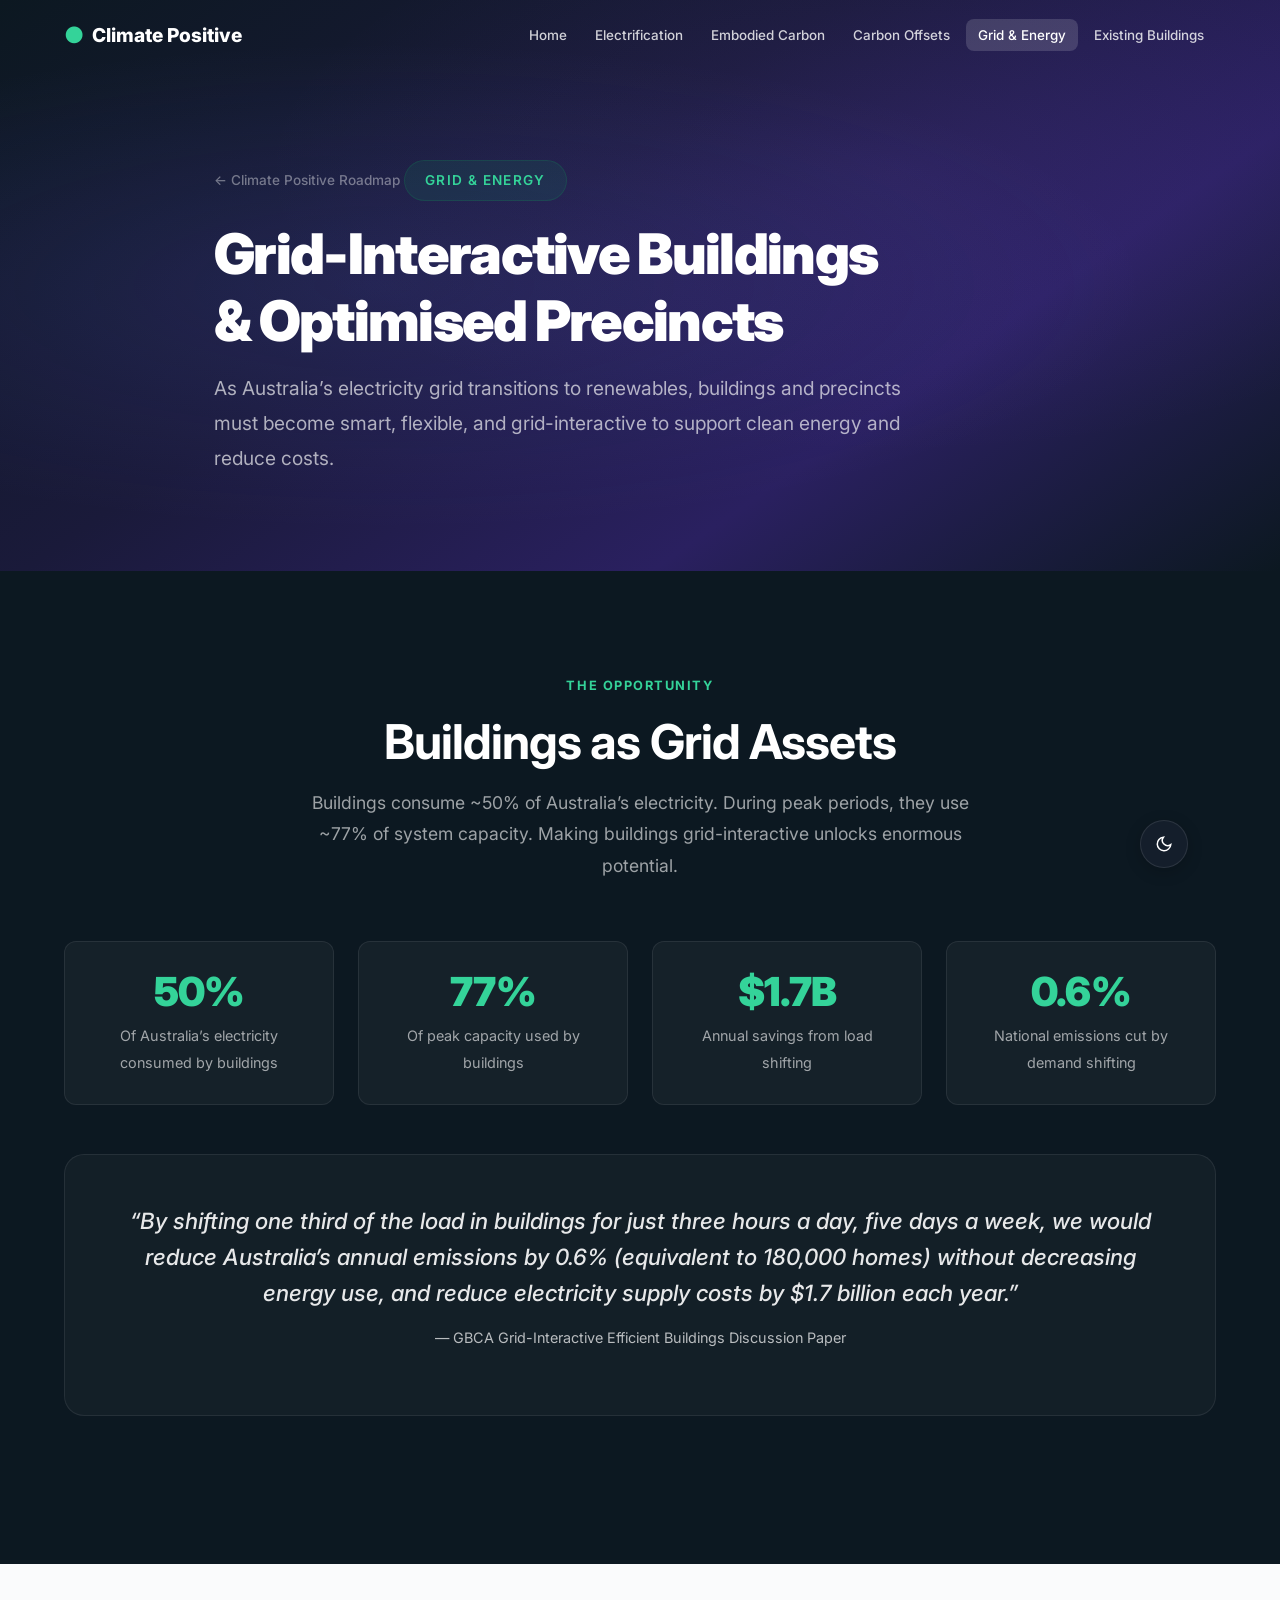
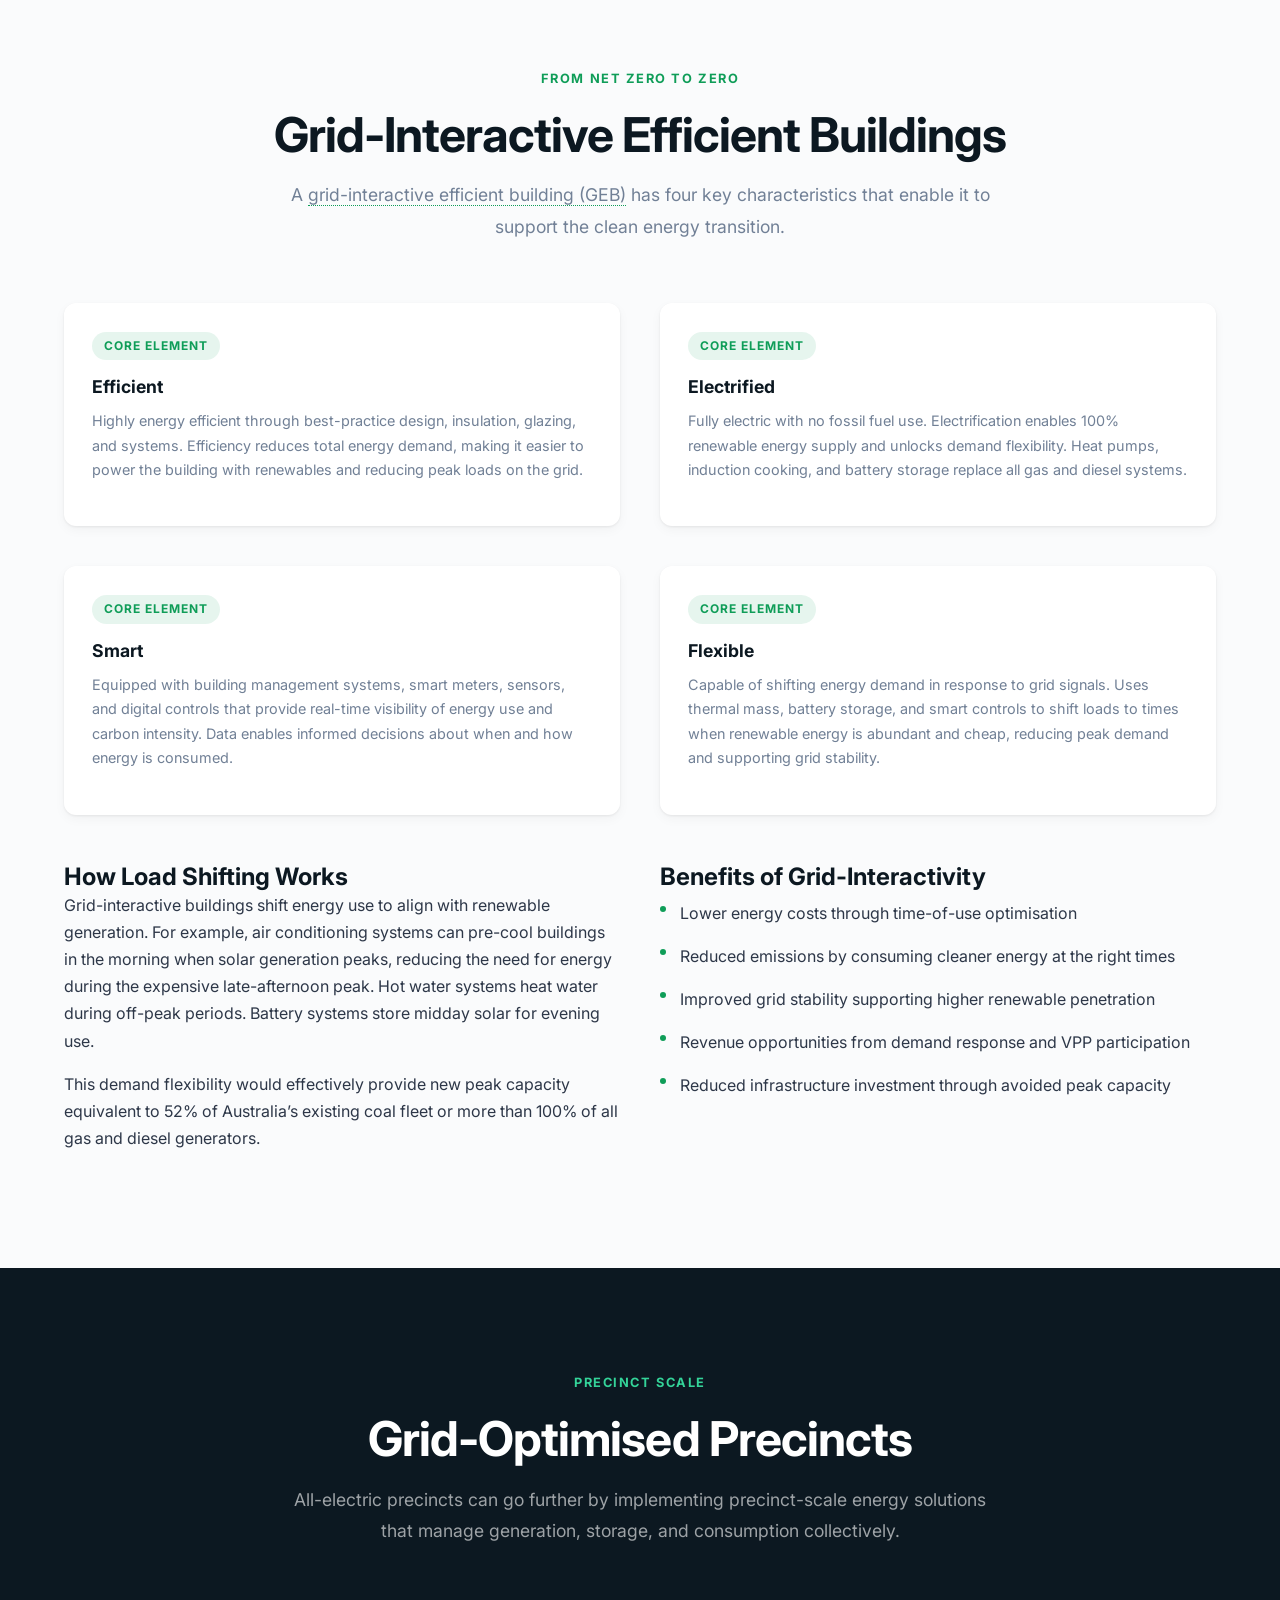
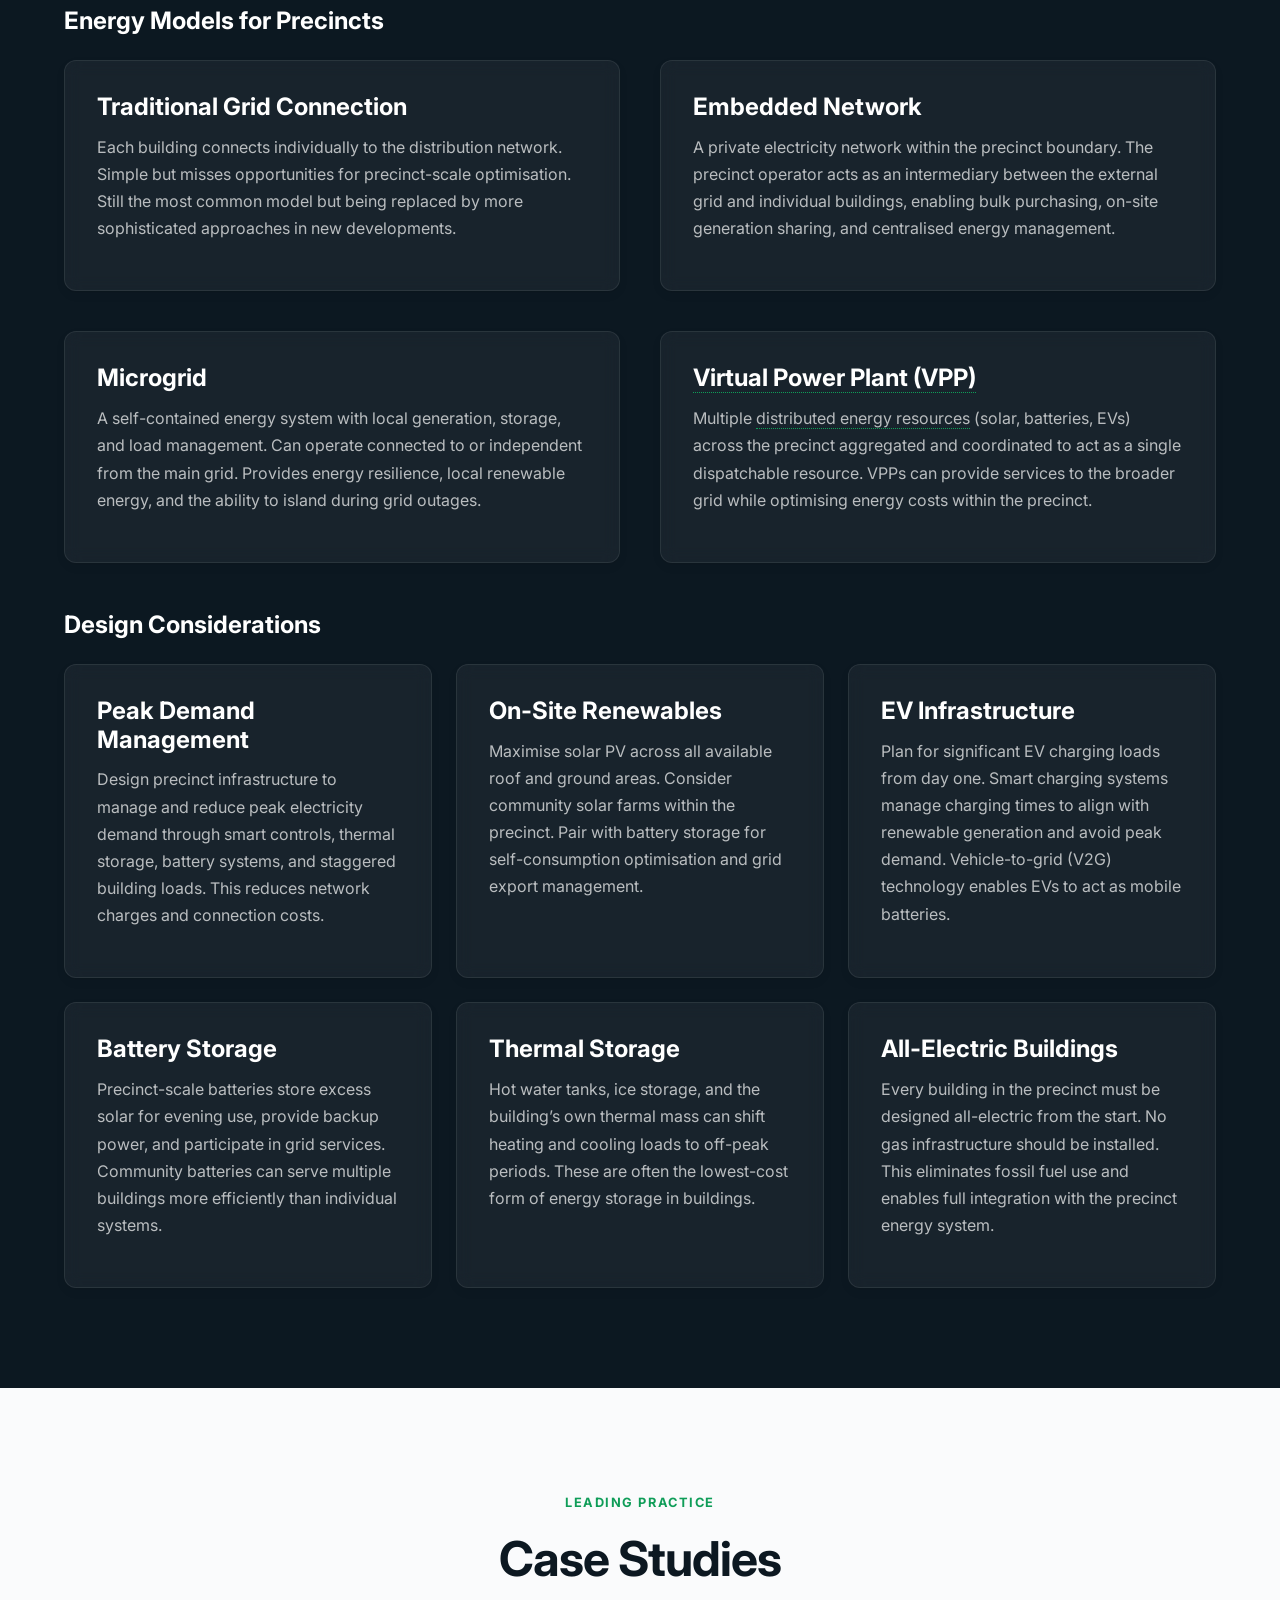
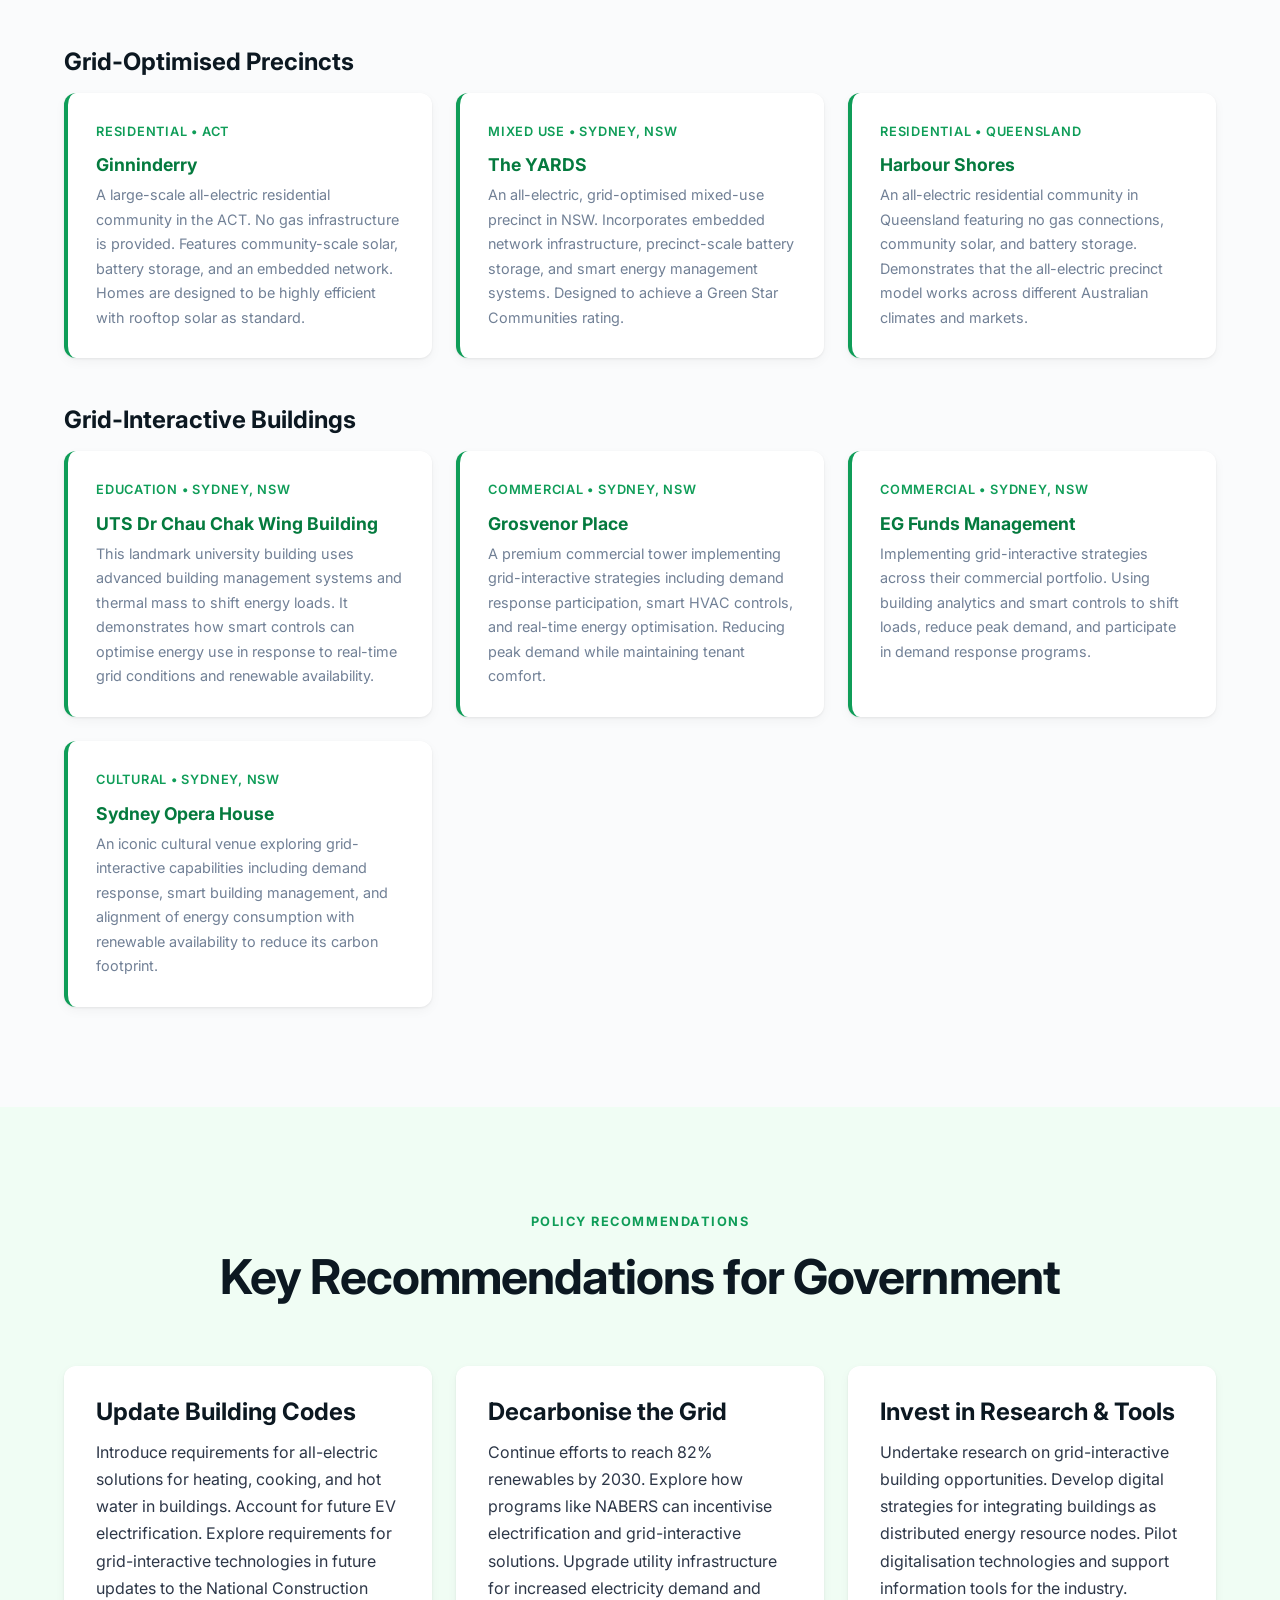
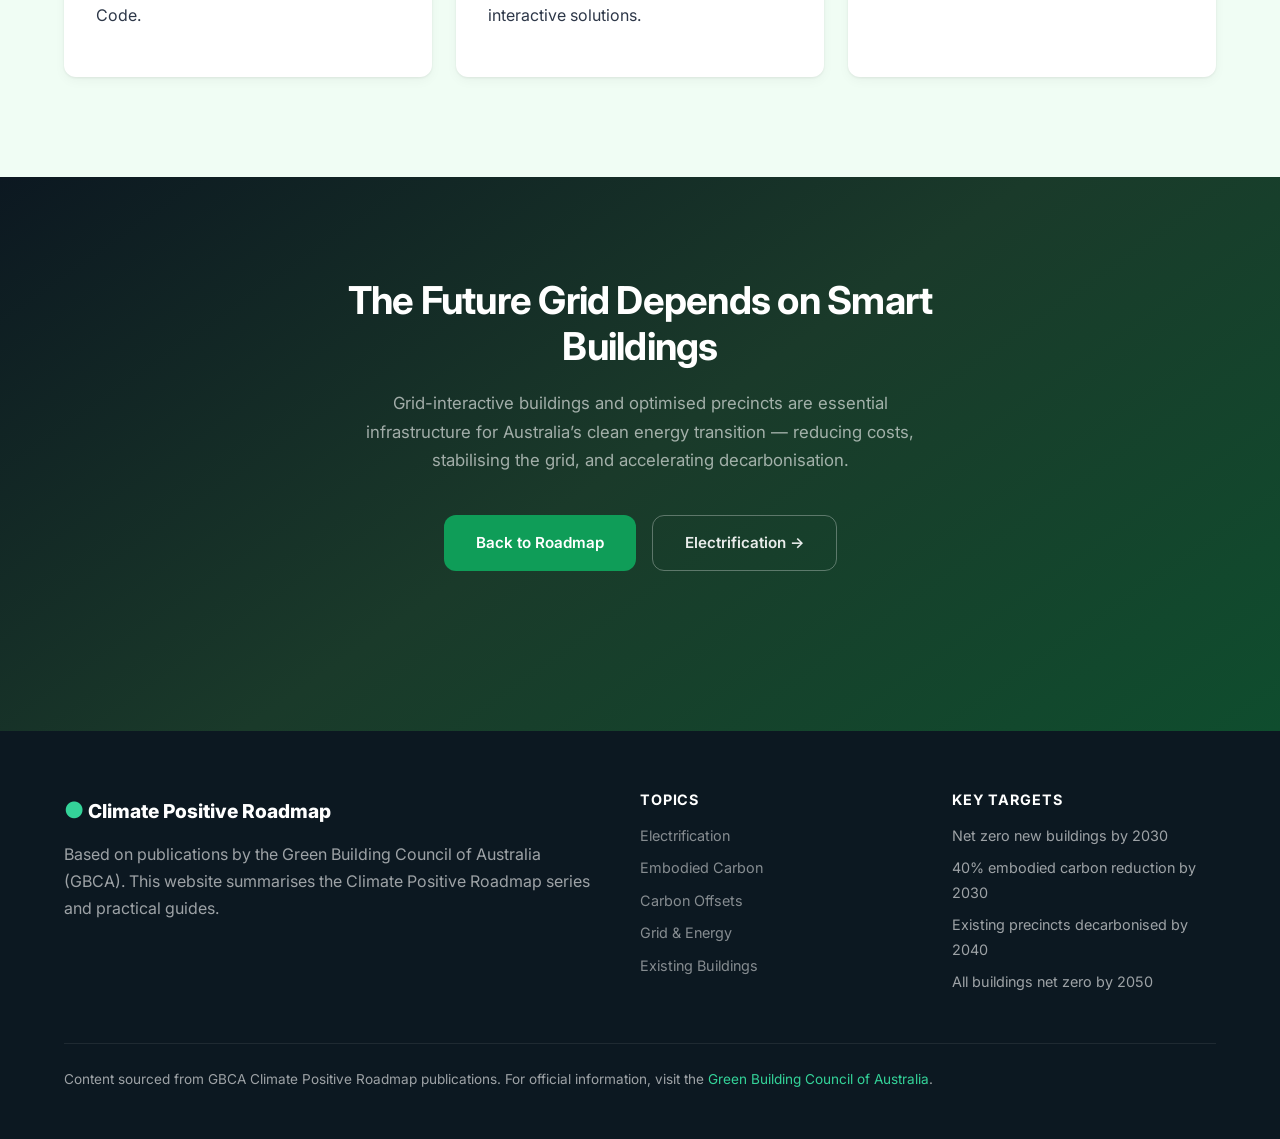
<file: grid-energy.html>
<!DOCTYPE html>
<html lang="en">
<head>
  <meta charset="UTF-8">
  <meta name="viewport" content="width=device-width, initial-scale=1.0">
  <title>Grid &amp; Energy | Climate Positive Roadmap</title>
  <meta name="description" content="Grid-optimised precincts and grid-interactive efficient buildings — enabling the clean energy transition through smart, flexible, all-electric design.">
  <link rel="preconnect" href="https://fonts.googleapis.com">
  <link rel="preconnect" href="https://fonts.gstatic.com" crossorigin>
  <link href="https://fonts.googleapis.com/css2?family=Inter:wght@300;400;500;600;700;800;900&display=swap" rel="stylesheet">
  <link rel="stylesheet" href="styles.css">
</head>
<body>

  <!-- Navigation -->
  <nav class="nav" id="nav">
    <div class="nav-inner">
      <a href="index.html" class="nav-logo">
        <span class="logo-icon">&#9679;</span> Climate Positive
      </a>
      <button class="nav-toggle" id="nav-toggle" aria-label="Toggle menu">
        <span></span><span></span><span></span>
      </button>
      <ul class="nav-links" id="nav-links">
        <li><a href="index.html">Home</a></li>
        <li><a href="electrification.html">Electrification</a></li>
        <li><a href="embodied-carbon.html">Embodied Carbon</a></li>
        <li><a href="carbon-offsets.html">Carbon Offsets</a></li>
        <li><a href="grid-energy.html">Grid &amp; Energy</a></li>
        <li><a href="existing-buildings.html">Existing Buildings</a></li>
      </ul>
    </div>
  </nav>

  <!-- Page Hero -->
  <header class="page-hero">
    <div class="page-hero-bg grid-energy"></div>
    <div class="container page-hero-content">
      <a href="index.html" class="breadcrumb">&larr; Climate Positive Roadmap</a>
      <p class="hero-tag">Grid &amp; Energy</p>
      <h1 class="page-hero-title">Grid-Interactive Buildings<br>&amp; Optimised Precincts</h1>
      <p class="page-hero-subtitle">As Australia&rsquo;s electricity grid transitions to renewables, buildings and precincts must become smart, flexible, and grid-interactive to support clean energy and reduce costs.</p>
    </div>
  </header>

  <!-- The Opportunity -->
  <section class="section section-dark" id="opportunity">
    <div class="container">
      <div class="section-header">
        <p class="section-tag">The Opportunity</p>
        <h2 class="section-title">Buildings as Grid Assets</h2>
        <p class="section-desc">Buildings consume ~50% of Australia&rsquo;s electricity. During peak periods, they use ~77% of system capacity. Making buildings grid-interactive unlocks enormous potential.</p>
      </div>

      <div class="stat-row">
        <div class="stat-box">
          <span class="stat-box-number">50%</span>
          <span class="stat-box-label">Of Australia&rsquo;s electricity consumed by buildings</span>
        </div>
        <div class="stat-box">
          <span class="stat-box-number">77%</span>
          <span class="stat-box-label">Of peak capacity used by buildings</span>
        </div>
        <div class="stat-box">
          <span class="stat-box-number">$1.7B</span>
          <span class="stat-box-label">Annual savings from load shifting</span>
        </div>
        <div class="stat-box">
          <span class="stat-box-number">0.6%</span>
          <span class="stat-box-label">National emissions cut by demand shifting</span>
        </div>
      </div>

      <div class="callout">
        <blockquote>
          &ldquo;By shifting one third of the load in buildings for just three hours a day, five days a week, we would reduce Australia&rsquo;s annual emissions by 0.6% (equivalent to 180,000 homes) without decreasing energy use, and reduce electricity supply costs by $1.7 billion each year.&rdquo;
        </blockquote>
        <p class="callout-source">&mdash; GBCA Grid-Interactive Efficient Buildings Discussion Paper</p>
      </div>
    </div>
  </section>

  <!-- GEBs -->
  <section class="section" id="gebs">
    <div class="container">
      <div class="section-header">
        <p class="section-tag">From Net Zero to Zero</p>
        <h2 class="section-title">Grid-Interactive Efficient Buildings</h2>
        <p class="section-desc">A <span data-tooltip="Grid-Interactive Efficient Building — a building that is energy efficient, fully electric, connected, and flexible to dynamically respond to grid needs">grid-interactive efficient building (GEB)</span> has four key characteristics that enable it to support the clean energy transition.</p>
      </div>

      <div class="grid-2">
        <div class="tech-card">
          <span class="tech-badge recommended">Core Element</span>
          <h4>Efficient</h4>
          <p>Highly energy efficient through best-practice design, insulation, glazing, and systems. Efficiency reduces total energy demand, making it easier to power the building with renewables and reducing peak loads on the grid.</p>
        </div>
        <div class="tech-card">
          <span class="tech-badge recommended">Core Element</span>
          <h4>Electrified</h4>
          <p>Fully electric with no fossil fuel use. Electrification enables 100% renewable energy supply and unlocks demand flexibility. Heat pumps, induction cooking, and battery storage replace all gas and diesel systems.</p>
        </div>
        <div class="tech-card">
          <span class="tech-badge recommended">Core Element</span>
          <h4>Smart</h4>
          <p>Equipped with building management systems, smart meters, sensors, and digital controls that provide real-time visibility of energy use and carbon intensity. Data enables informed decisions about when and how energy is consumed.</p>
        </div>
        <div class="tech-card">
          <span class="tech-badge recommended">Core Element</span>
          <h4>Flexible</h4>
          <p>Capable of shifting energy demand in response to grid signals. Uses thermal mass, battery storage, and smart controls to shift loads to times when renewable energy is abundant and cheap, reducing peak demand and supporting grid stability.</p>
        </div>
      </div>

      <div class="grid-2 mt-4">
        <div class="content-block">
          <h3>How Load Shifting Works</h3>
          <p>Grid-interactive buildings shift energy use to align with renewable generation. For example, air conditioning systems can pre-cool buildings in the morning when solar generation peaks, reducing the need for energy during the expensive late-afternoon peak. Hot water systems heat water during off-peak periods. Battery systems store midday solar for evening use.</p>
          <p>This demand flexibility would effectively provide new peak capacity equivalent to 52% of Australia&rsquo;s existing coal fleet or more than 100% of all gas and diesel generators.</p>
        </div>
        <div class="content-block">
          <h3>Benefits of Grid-Interactivity</h3>
          <ul style="list-style:none;padding:0;">
            <li style="padding:8px 0;padding-left:20px;position:relative;"><span style="position:absolute;left:0;top:14px;width:6px;height:6px;background:var(--color-primary);border-radius:50%;"></span> Lower energy costs through time-of-use optimisation</li>
            <li style="padding:8px 0;padding-left:20px;position:relative;"><span style="position:absolute;left:0;top:14px;width:6px;height:6px;background:var(--color-primary);border-radius:50%;"></span> Reduced emissions by consuming cleaner energy at the right times</li>
            <li style="padding:8px 0;padding-left:20px;position:relative;"><span style="position:absolute;left:0;top:14px;width:6px;height:6px;background:var(--color-primary);border-radius:50%;"></span> Improved grid stability supporting higher renewable penetration</li>
            <li style="padding:8px 0;padding-left:20px;position:relative;"><span style="position:absolute;left:0;top:14px;width:6px;height:6px;background:var(--color-primary);border-radius:50%;"></span> Revenue opportunities from demand response and VPP participation</li>
            <li style="padding:8px 0;padding-left:20px;position:relative;"><span style="position:absolute;left:0;top:14px;width:6px;height:6px;background:var(--color-primary);border-radius:50%;"></span> Reduced infrastructure investment through avoided peak capacity</li>
          </ul>
        </div>
      </div>
    </div>
  </section>

  <!-- Grid-Optimised Precincts -->
  <section class="section section-dark" id="precincts">
    <div class="container">
      <div class="section-header">
        <p class="section-tag">Precinct Scale</p>
        <h2 class="section-title">Grid-Optimised Precincts</h2>
        <p class="section-desc">All-electric precincts can go further by implementing precinct-scale energy solutions that manage generation, storage, and consumption collectively.</p>
      </div>

      <h3>Energy Models for Precincts</h3>
      <div class="grid-2" style="margin-top:24px;">
        <div class="card card-glass">
          <h3>Traditional Grid Connection</h3>
          <p>Each building connects individually to the distribution network. Simple but misses opportunities for precinct-scale optimisation. Still the most common model but being replaced by more sophisticated approaches in new developments.</p>
        </div>
        <div class="card card-glass">
          <h3>Embedded Network</h3>
          <p>A private electricity network within the precinct boundary. The precinct operator acts as an intermediary between the external grid and individual buildings, enabling bulk purchasing, on-site generation sharing, and centralised energy management.</p>
        </div>
        <div class="card card-glass">
          <h3>Microgrid</h3>
          <p>A self-contained energy system with local generation, storage, and load management. Can operate connected to or independent from the main grid. Provides energy resilience, local renewable energy, and the ability to island during grid outages.</p>
        </div>
        <div class="card card-glass">
          <h3><span data-tooltip="A network of decentralised energy resources coordinated by software to operate as a single power plant">Virtual Power Plant (VPP)</span></h3>
          <p>Multiple <span data-tooltip="Small-scale power generation or storage technologies located close to the point of consumption, such as rooftop solar and batteries">distributed energy resources</span> (solar, batteries, EVs) across the precinct aggregated and coordinated to act as a single dispatchable resource. VPPs can provide services to the broader grid while optimising energy costs within the precinct.</p>
        </div>
      </div>

      <h3 class="mt-4">Design Considerations</h3>
      <div class="grid-3" style="margin-top:24px;">
        <div class="card card-glass">
          <h3>Peak Demand Management</h3>
          <p>Design precinct infrastructure to manage and reduce peak electricity demand through smart controls, thermal storage, battery systems, and staggered building loads. This reduces network charges and connection costs.</p>
        </div>
        <div class="card card-glass">
          <h3>On-Site Renewables</h3>
          <p>Maximise solar PV across all available roof and ground areas. Consider community solar farms within the precinct. Pair with battery storage for self-consumption optimisation and grid export management.</p>
        </div>
        <div class="card card-glass">
          <h3>EV Infrastructure</h3>
          <p>Plan for significant EV charging loads from day one. Smart charging systems manage charging times to align with renewable generation and avoid peak demand. Vehicle-to-grid (V2G) technology enables EVs to act as mobile batteries.</p>
        </div>
        <div class="card card-glass">
          <h3>Battery Storage</h3>
          <p>Precinct-scale batteries store excess solar for evening use, provide backup power, and participate in grid services. Community batteries can serve multiple buildings more efficiently than individual systems.</p>
        </div>
        <div class="card card-glass">
          <h3>Thermal Storage</h3>
          <p>Hot water tanks, ice storage, and the building&rsquo;s own thermal mass can shift heating and cooling loads to off-peak periods. These are often the lowest-cost form of energy storage in buildings.</p>
        </div>
        <div class="card card-glass">
          <h3>All-Electric Buildings</h3>
          <p>Every building in the precinct must be designed all-electric from the start. No gas infrastructure should be installed. This eliminates fossil fuel use and enables full integration with the precinct energy system.</p>
        </div>
      </div>
    </div>
  </section>

  <!-- Case Studies -->
  <section class="section" id="case-studies">
    <div class="container">
      <div class="section-header">
        <p class="section-tag">Leading Practice</p>
        <h2 class="section-title">Case Studies</h2>
      </div>

      <h3>Grid-Optimised Precincts</h3>
      <div class="case-study-grid" style="margin-top:16px;">
        <div class="case-study-card">
          <p class="cs-meta">Residential &bull; ACT</p>
          <h4>Ginninderry</h4>
          <p>A large-scale all-electric residential community in the ACT. No gas infrastructure is provided. Features community-scale solar, battery storage, and an embedded network. Homes are designed to be highly efficient with rooftop solar as standard.</p>
        </div>
        <div class="case-study-card">
          <p class="cs-meta">Mixed Use &bull; Sydney, NSW</p>
          <h4>The YARDS</h4>
          <p>An all-electric, grid-optimised mixed-use precinct in NSW. Incorporates embedded network infrastructure, precinct-scale battery storage, and smart energy management systems. Designed to achieve a Green Star Communities rating.</p>
        </div>
        <div class="case-study-card">
          <p class="cs-meta">Residential &bull; Queensland</p>
          <h4>Harbour Shores</h4>
          <p>An all-electric residential community in Queensland featuring no gas connections, community solar, and battery storage. Demonstrates that the all-electric precinct model works across different Australian climates and markets.</p>
        </div>
      </div>

      <h3 class="mt-4">Grid-Interactive Buildings</h3>
      <div class="case-study-grid" style="margin-top:16px;">
        <div class="case-study-card">
          <p class="cs-meta">Education &bull; Sydney, NSW</p>
          <h4>UTS Dr Chau Chak Wing Building</h4>
          <p>This landmark university building uses advanced building management systems and thermal mass to shift energy loads. It demonstrates how smart controls can optimise energy use in response to real-time grid conditions and renewable availability.</p>
        </div>
        <div class="case-study-card">
          <p class="cs-meta">Commercial &bull; Sydney, NSW</p>
          <h4>Grosvenor Place</h4>
          <p>A premium commercial tower implementing grid-interactive strategies including demand response participation, smart HVAC controls, and real-time energy optimisation. Reducing peak demand while maintaining tenant comfort.</p>
        </div>
        <div class="case-study-card">
          <p class="cs-meta">Commercial &bull; Sydney, NSW</p>
          <h4>EG Funds Management</h4>
          <p>Implementing grid-interactive strategies across their commercial portfolio. Using building analytics and smart controls to shift loads, reduce peak demand, and participate in demand response programs.</p>
        </div>
        <div class="case-study-card">
          <p class="cs-meta">Cultural &bull; Sydney, NSW</p>
          <h4>Sydney Opera House</h4>
          <p>An iconic cultural venue exploring grid-interactive capabilities including demand response, smart building management, and alignment of energy consumption with renewable availability to reduce its carbon footprint.</p>
        </div>
      </div>
    </div>
  </section>

  <!-- Recommendations -->
  <section class="section section-accent" id="recommendations">
    <div class="container">
      <div class="section-header">
        <p class="section-tag">Policy Recommendations</p>
        <h2 class="section-title">Key Recommendations for Government</h2>
      </div>

      <div class="grid-3">
        <div class="card">
          <h3>Update Building Codes</h3>
          <p>Introduce requirements for all-electric solutions for heating, cooking, and hot water in buildings. Account for future EV electrification. Explore requirements for grid-interactive technologies in future updates to the National Construction Code.</p>
        </div>
        <div class="card">
          <h3>Decarbonise the Grid</h3>
          <p>Continue efforts to reach 82% renewables by 2030. Explore how programs like NABERS can incentivise electrification and grid-interactive solutions. Upgrade utility infrastructure for increased electricity demand and interactive solutions.</p>
        </div>
        <div class="card">
          <h3>Invest in Research &amp; Tools</h3>
          <p>Undertake research on grid-interactive building opportunities. Develop digital strategies for integrating buildings as distributed energy resource nodes. Pilot digitalisation technologies and support information tools for the industry.</p>
        </div>
      </div>
    </div>
  </section>

  <!-- CTA -->
  <section class="section section-cta">
    <div class="container">
      <div class="cta-content">
        <h2>The Future Grid Depends on Smart Buildings</h2>
        <p>Grid-interactive buildings and optimised precincts are essential infrastructure for Australia&rsquo;s clean energy transition &mdash; reducing costs, stabilising the grid, and accelerating decarbonisation.</p>
        <div class="hero-actions" style="justify-content:center;margin-top:24px;">
          <a href="index.html" class="btn btn-primary">Back to Roadmap</a>
          <a href="electrification.html" class="btn btn-outline">Electrification &rarr;</a>
        </div>
      </div>
    </div>
  </section>

  <!-- Footer -->
  <footer class="footer">
    <div class="container">
      <div class="footer-content">
        <div class="footer-info">
          <p class="footer-brand"><span class="logo-icon">&#9679;</span> Climate Positive Roadmap</p>
          <p>Based on publications by the Green Building Council of Australia (GBCA). This website summarises the Climate Positive Roadmap series and practical guides.</p>
        </div>
        <div class="footer-links">
          <h4>Topics</h4>
          <ul>
            <li><a href="electrification.html">Electrification</a></li>
            <li><a href="embodied-carbon.html">Embodied Carbon</a></li>
            <li><a href="carbon-offsets.html">Carbon Offsets</a></li>
            <li><a href="grid-energy.html">Grid &amp; Energy</a></li>
            <li><a href="existing-buildings.html">Existing Buildings</a></li>
          </ul>
        </div>
        <div class="footer-links">
          <h4>Key Targets</h4>
          <ul>
            <li>Net zero new buildings by 2030</li>
            <li>40% embodied carbon reduction by 2030</li>
            <li>Existing precincts decarbonised by 2040</li>
            <li>All buildings net zero by 2050</li>
          </ul>
        </div>
      </div>
      <div class="footer-bottom">
        <p>Content sourced from GBCA Climate Positive Roadmap publications. For official information, visit the <a href="https://new.gbca.org.au" target="_blank" rel="noopener noreferrer">Green Building Council of Australia</a>.</p>
      </div>
    </div>
  </footer>

  <script src="script.js"></script>
</body>
</html>
</file>
<file: styles.css>
/* =============================================
   Climate Positive Roadmap - Styles
   ============================================= */

/* --- Reset & Base --- */
*, *::before, *::after {
  margin: 0;
  padding: 0;
  box-sizing: border-box;
}

:root {
  --color-bg: #fafbfc;
  --color-surface: #ffffff;
  --color-dark: #0c1821;
  --color-dark-surface: #141e2b;
  --color-dark-surface-2: #1a2836;
  --color-text: #2d3748;
  --color-text-light: #718096;
  --color-text-dark: #e2e8f0;
  --color-primary: #0f9d58;
  --color-primary-light: #34d399;
  --color-primary-dark: #047a3e;
  --color-accent: #f0fdf4;
  --color-reduce: #3b82f6;
  --color-eliminate: #ef4444;
  --color-compensate: #10b981;
  --color-scope1: #ef4444;
  --color-scope2: #3b82f6;
  --color-scope3: #8b5cf6;
  --color-embodied: #f59e0b;
  --color-transport: #6366f1;
  --color-water: #06b6d4;
  --color-waste: #84cc16;
  --color-other: #9ca3af;
  --font-main: 'Inter', -apple-system, BlinkMacSystemFont, 'Segoe UI', sans-serif;
  --radius: 12px;
  --radius-sm: 8px;
  --radius-lg: 20px;
  --shadow: 0 1px 3px rgba(0,0,0,0.08), 0 4px 12px rgba(0,0,0,0.04);
  --shadow-lg: 0 4px 20px rgba(0,0,0,0.08), 0 8px 32px rgba(0,0,0,0.04);
  --transition: 0.3s cubic-bezier(0.4, 0, 0.2, 1);
}

html {
  scroll-behavior: smooth;
  font-size: 16px;
}

body {
  font-family: var(--font-main);
  background: var(--color-bg);
  color: var(--color-text);
  line-height: 1.7;
  -webkit-font-smoothing: antialiased;
  overflow-x: hidden;
}

img { max-width: 100%; display: block; }
a { color: var(--color-primary); text-decoration: none; }

.container {
  max-width: 1200px;
  margin: 0 auto;
  padding: 0 24px;
}

/* --- Typography --- */
h1, h2, h3, h4 { line-height: 1.2; font-weight: 700; color: var(--color-dark); }
h1 { font-size: clamp(2.5rem, 6vw, 4.5rem); font-weight: 900; letter-spacing: -0.03em; }
h2 { font-size: clamp(1.8rem, 4vw, 3rem); letter-spacing: -0.02em; }
h3 { font-size: clamp(1.2rem, 2vw, 1.5rem); }
h4 { font-size: 1.1rem; }
p { margin-bottom: 1rem; }
.lead { font-size: 1.15rem; color: var(--color-text); line-height: 1.8; }
.mt-4 { margin-top: 3rem; }

/* --- Navigation --- */
.nav {
  position: fixed;
  top: 0;
  left: 0;
  right: 0;
  z-index: 1000;
  padding: 16px 0;
  transition: var(--transition);
  background: transparent;
}

.nav.scrolled {
  background: rgba(255,255,255,0.92);
  backdrop-filter: blur(12px);
  -webkit-backdrop-filter: blur(12px);
  box-shadow: 0 1px 12px rgba(0,0,0,0.06);
  padding: 10px 0;
}

.nav-inner {
  max-width: 1200px;
  margin: 0 auto;
  padding: 0 24px;
  display: flex;
  align-items: center;
  justify-content: space-between;
}

.nav-logo {
  font-weight: 800;
  font-size: 1.2rem;
  color: #fff;
  display: flex;
  align-items: center;
  gap: 8px;
  transition: var(--transition);
}

.nav.scrolled .nav-logo { color: var(--color-dark); }

.logo-icon {
  color: var(--color-primary-light);
  font-size: 1.4rem;
}

.nav-links {
  display: flex;
  list-style: none;
  gap: 4px;
}

.nav-links a {
  color: rgba(255,255,255,0.8);
  font-size: 0.84rem;
  font-weight: 500;
  padding: 8px 12px;
  border-radius: var(--radius-sm);
  transition: var(--transition);
}

.nav-links a:hover {
  color: #fff;
  background: rgba(255,255,255,0.1);
}

.nav.scrolled .nav-links a { color: var(--color-text-light); }
.nav.scrolled .nav-links a:hover { color: var(--color-dark); background: var(--color-accent); }

.nav-toggle {
  display: none;
  flex-direction: column;
  gap: 5px;
  background: none;
  border: none;
  cursor: pointer;
  padding: 4px;
}

.nav-toggle span {
  width: 24px;
  height: 2px;
  background: #fff;
  transition: var(--transition);
  border-radius: 2px;
}

.nav.scrolled .nav-toggle span { background: var(--color-dark); }

/* --- Hero --- */
.hero {
  position: relative;
  min-height: 100vh;
  display: flex;
  align-items: center;
  justify-content: center;
  overflow: hidden;
  padding: 120px 0 80px;
}

.hero-bg {
  position: absolute;
  inset: 0;
  background: linear-gradient(145deg, #0c1821 0%, #1a3a2a 40%, #0f4d2e 70%, #0c1821 100%);
  z-index: 0;
}

.hero-bg::before {
  content: '';
  position: absolute;
  inset: 0;
  background:
    radial-gradient(ellipse at 20% 50%, rgba(15, 157, 88, 0.15) 0%, transparent 60%),
    radial-gradient(ellipse at 80% 30%, rgba(52, 211, 153, 0.1) 0%, transparent 50%);
}

.hero-bg::after {
  content: '';
  position: absolute;
  bottom: 0;
  left: 0;
  right: 0;
  height: 200px;
  background: linear-gradient(to top, rgba(12, 24, 33, 0.5), transparent);
}

.hero-content {
  position: relative;
  z-index: 1;
  text-align: center;
  max-width: 900px;
}

.hero-tag {
  display: inline-block;
  font-size: 0.85rem;
  font-weight: 600;
  letter-spacing: 0.1em;
  text-transform: uppercase;
  color: var(--color-primary-light);
  margin-bottom: 20px;
  padding: 8px 20px;
  background: rgba(15, 157, 88, 0.12);
  border-radius: 100px;
  border: 1px solid rgba(15, 157, 88, 0.2);
}

.hero-title {
  color: #ffffff;
  margin-bottom: 24px;
}

.hero-subtitle {
  font-size: clamp(1.05rem, 2vw, 1.25rem);
  color: rgba(255,255,255,0.7);
  max-width: 700px;
  margin: 0 auto 40px;
  line-height: 1.8;
}

.hero-actions {
  display: flex;
  gap: 16px;
  justify-content: center;
  flex-wrap: wrap;
  margin-bottom: 60px;
}

.btn {
  display: inline-flex;
  align-items: center;
  padding: 14px 32px;
  font-size: 0.95rem;
  font-weight: 600;
  border-radius: var(--radius);
  transition: var(--transition);
  cursor: pointer;
  border: none;
}

.btn-primary {
  background: var(--color-primary);
  color: #fff;
}

.btn-primary:hover {
  background: var(--color-primary-dark);
  transform: translateY(-2px);
  box-shadow: 0 8px 24px rgba(15, 157, 88, 0.3);
}

.btn-outline {
  background: transparent;
  color: rgba(255,255,255,0.9);
  border: 1.5px solid rgba(255,255,255,0.3);
}

.btn-outline:hover {
  background: rgba(255,255,255,0.08);
  border-color: rgba(255,255,255,0.5);
  color: #fff;
}

/* --- Hero Roadmap Timeline --- */
.hero-timeline {
  position: relative;
  width: 100%;
  max-width: 900px;
  margin: 0 auto;
  padding-top: 8px;
}

.hero-timeline-track {
  position: absolute;
  top: 27px;
  left: 0;
  right: 0;
  height: 3px;
  background: rgba(255,255,255,0.12);
  border-radius: 2px;
}

.hero-timeline-progress {
  height: 100%;
  width: 0%;
  background: linear-gradient(90deg, var(--color-primary), var(--color-primary-light));
  border-radius: 2px;
  transition: width 1.5s cubic-bezier(0.4, 0, 0.2, 1);
  box-shadow: 0 0 12px rgba(52, 211, 153, 0.3);
}

.hero-timeline-nodes {
  display: flex;
  justify-content: space-between;
  position: relative;
}

.hero-timeline-node {
  display: flex;
  flex-direction: column;
  align-items: center;
  flex: 1;
  text-align: center;
  position: relative;
}

.node-dot {
  width: 14px;
  height: 14px;
  border-radius: 50%;
  background: rgba(255,255,255,0.15);
  border: 2px solid rgba(255,255,255,0.25);
  margin-bottom: 14px;
  position: relative;
  z-index: 1;
  transition: all 0.5s ease;
}

.hero-timeline-node.completed .node-dot {
  background: var(--color-primary);
  border-color: var(--color-primary);
  box-shadow: 0 0 8px rgba(15, 157, 88, 0.4);
}

.hero-timeline-node.active .node-dot {
  background: var(--color-primary-light);
  border-color: var(--color-primary-light);
  box-shadow: 0 0 16px rgba(52, 211, 153, 0.5);
  animation: nodePulse 2s ease-in-out infinite;
}

@keyframes nodePulse {
  0%, 100% { box-shadow: 0 0 8px rgba(52, 211, 153, 0.4); }
  50% { box-shadow: 0 0 20px rgba(52, 211, 153, 0.7); }
}

.node-year {
  font-size: 1.3rem;
  font-weight: 800;
  color: rgba(255,255,255,0.4);
  letter-spacing: -0.02em;
  margin-bottom: 4px;
  transition: color 0.5s ease;
}

.hero-timeline-node.completed .node-year {
  color: var(--color-primary-light);
}

.hero-timeline-node.active .node-year {
  color: #fff;
  font-size: 1.4rem;
}

.node-label {
  font-size: 0.72rem;
  color: rgba(255,255,255,0.35);
  font-weight: 500;
  line-height: 1.4;
  max-width: 120px;
  transition: color 0.5s ease;
}

.hero-timeline-node.completed .node-label {
  color: rgba(255,255,255,0.55);
}

.hero-timeline-node.active .node-label {
  color: rgba(255,255,255,0.75);
}

.hero-scroll {
  position: absolute;
  bottom: 32px;
  left: 50%;
  transform: translateX(-50%);
  z-index: 1;
}

.hero-scroll a {
  color: rgba(255,255,255,0.3);
  animation: bounce 2s infinite;
}

@keyframes bounce {
  0%, 20%, 50%, 80%, 100% { transform: translateY(0); }
  40% { transform: translateY(-8px); }
  60% { transform: translateY(-4px); }
}

/* --- Sections --- */
.section {
  padding: 100px 0;
}

.section-dark {
  background: var(--color-dark);
  color: var(--color-text-dark);
}

.section-dark h2, .section-dark h3, .section-dark h4 { color: #fff; }
.section-dark p { color: rgba(255,255,255,0.7); }

.section-accent {
  background: var(--color-accent);
}

.section-header {
  text-align: center;
  margin-bottom: 60px;
}

.section-tag {
  display: inline-block;
  font-size: 0.8rem;
  font-weight: 700;
  letter-spacing: 0.12em;
  text-transform: uppercase;
  color: var(--color-primary);
  margin-bottom: 16px;
}

.section-dark .section-tag { color: var(--color-primary-light); }

.section-title {
  margin-bottom: 16px;
}

.section-desc {
  font-size: 1.1rem;
  color: var(--color-text-light);
  max-width: 700px;
  margin: 0 auto;
  line-height: 1.8;
}

.section-dark .section-desc { color: rgba(255,255,255,0.6); }

/* --- Grids --- */
.grid-2 {
  display: grid;
  grid-template-columns: repeat(2, 1fr);
  gap: 40px;
  align-items: start;
}

.grid-3 {
  display: grid;
  grid-template-columns: repeat(3, 1fr);
  gap: 24px;
}

/* --- Cards --- */
.card {
  background: var(--color-surface);
  border-radius: var(--radius);
  padding: 32px;
  box-shadow: var(--shadow);
  transition: var(--transition);
}

.card:hover {
  box-shadow: var(--shadow-lg);
  transform: translateY(-2px);
}

.card-glass {
  background: rgba(255,255,255,0.05);
  border: 1px solid rgba(255,255,255,0.08);
  backdrop-filter: blur(8px);
}

.card-glass:hover {
  background: rgba(255,255,255,0.08);
  border-color: rgba(255,255,255,0.12);
}

.card-icon {
  width: 64px;
  height: 64px;
  border-radius: 16px;
  background: rgba(15, 157, 88, 0.1);
  display: flex;
  align-items: center;
  justify-content: center;
  margin-bottom: 20px;
  color: var(--color-primary-light);
}

.card-glass .card-icon {
  background: rgba(52, 211, 153, 0.1);
}

.card h3 { margin-bottom: 12px; }
.card-glass h3 { color: #fff; }

.card-title-accent {
  color: var(--color-primary) !important;
  font-size: 1.1rem;
  margin-bottom: 12px;
}

.card-action-text {
  font-size: 0.9rem;
  font-weight: 600;
  color: var(--color-primary);
  margin-bottom: 0;
  padding-top: 8px;
  border-top: 1px solid #f0f0f0;
}

/* --- Info Card / Publications --- */
.info-card {
  background: var(--color-surface);
  border-radius: var(--radius);
  padding: 32px;
  box-shadow: var(--shadow);
  border-left: 4px solid var(--color-primary);
}

.info-card h3 { margin-bottom: 24px; }

.publication-list {
  display: flex;
  flex-direction: column;
  gap: 20px;
}

.publication-item {
  display: flex;
  gap: 16px;
  align-items: flex-start;
}

.pub-number {
  font-size: 1.5rem;
  font-weight: 900;
  color: var(--color-primary);
  opacity: 0.3;
  flex-shrink: 0;
  line-height: 1;
  margin-top: 4px;
}

.publication-item strong { display: block; margin-bottom: 4px; }
.publication-item p { font-size: 0.9rem; color: var(--color-text-light); margin-bottom: 0; }

/* --- Callout --- */
.callout {
  background: rgba(255,255,255,0.03);
  border: 1px solid rgba(255,255,255,0.08);
  border-radius: var(--radius-lg);
  padding: 48px;
  margin: 48px 0;
  text-align: center;
}

.callout blockquote {
  font-size: clamp(1.1rem, 2.5vw, 1.4rem);
  color: rgba(255,255,255,0.9);
  font-weight: 500;
  line-height: 1.6;
  font-style: italic;
}

.callout-source {
  margin-top: 16px;
  font-size: 0.9rem;
  color: rgba(255,255,255,0.4);
}

/* --- Pathway Visual --- */
.pathway-visual {
  display: flex;
  align-items: flex-start;
  justify-content: center;
  gap: 24px;
  padding: 48px 0;
  flex-wrap: wrap;
}

.pathway-step {
  text-align: center;
  flex: 1;
  min-width: 200px;
  max-width: 300px;
}

.pathway-icon {
  width: 80px;
  height: 80px;
  border-radius: 50%;
  display: flex;
  align-items: center;
  justify-content: center;
  margin: 0 auto 16px;
}

.pathway-icon.reduce { background: rgba(59, 130, 246, 0.1); color: var(--color-reduce); }
.pathway-icon.eliminate { background: rgba(239, 68, 68, 0.1); color: var(--color-eliminate); }
.pathway-icon.compensate { background: rgba(16, 185, 129, 0.1); color: var(--color-compensate); }

.pathway-step h4 {
  font-size: 1.1rem;
  margin-bottom: 12px;
}

.pathway-items {
  display: flex;
  flex-direction: column;
  gap: 8px;
}

.pathway-items span {
  display: inline-block;
  background: #f7fafc;
  padding: 8px 16px;
  border-radius: 100px;
  font-size: 0.85rem;
  font-weight: 500;
  color: var(--color-text);
}

.pathway-arrow {
  font-size: 2rem;
  color: var(--color-text-light);
  margin-top: 24px;
  flex-shrink: 0;
}

/* --- 10 Actions Grid --- */
.actions-grid {
  display: grid;
  grid-template-columns: repeat(auto-fill, minmax(240px, 1fr));
  gap: 16px;
  margin-top: 24px;
}

.action-card {
  background: var(--color-surface);
  padding: 24px;
  border-radius: var(--radius);
  box-shadow: var(--shadow);
  display: flex;
  gap: 16px;
  align-items: flex-start;
  transition: var(--transition);
}

.action-card:hover {
  box-shadow: var(--shadow-lg);
  transform: translateY(-2px);
}

.action-num {
  font-size: 1.5rem;
  font-weight: 900;
  color: var(--color-primary);
  opacity: 0.3;
  flex-shrink: 0;
  line-height: 1;
}

.action-card p { margin-bottom: 0; font-size: 0.95rem; font-weight: 500; }

/* --- Emissions Chart --- */
.emissions-chart {
  max-width: 800px;
  margin: 0 auto;
}

.emission-bar-group {
  display: flex;
  flex-direction: column;
  gap: 12px;
}

.emission-bar {
  display: flex;
  align-items: center;
  gap: 16px;
  position: relative;
}

.emission-bar::before {
  content: attr(data-label);
  width: 180px;
  flex-shrink: 0;
  font-size: 0.9rem;
  font-weight: 500;
  text-align: right;
  color: var(--color-text);
}

.emission-bar::after {
  content: attr(data-value);
  font-size: 0.85rem;
  font-weight: 700;
  color: var(--color-text);
  flex-shrink: 0;
  width: 50px;
}

.emission-bar-fill {
  height: 32px;
  border-radius: 6px;
  width: var(--bar-width);
  transition: width 1s ease-out;
}

.emission-bar-fill.scope2 { background: var(--color-scope2); }
.emission-bar-fill.scope3 { background: var(--color-scope3); }
.emission-bar-fill.embodied { background: var(--color-embodied); }
.emission-bar-fill.scope1 { background: var(--color-scope1); }
.emission-bar-fill.transport { background: var(--color-transport); }
.emission-bar-fill.water { background: var(--color-water); }
.emission-bar-fill.waste { background: var(--color-waste); }
.emission-bar-fill.other { background: var(--color-other); }

.emission-legend {
  display: flex;
  flex-wrap: wrap;
  gap: 16px;
  margin-top: 24px;
  justify-content: center;
}

.legend-item {
  display: flex;
  align-items: center;
  gap: 6px;
  font-size: 0.8rem;
  font-weight: 500;
  color: var(--color-text-light);
}

.legend-dot {
  width: 12px;
  height: 12px;
  border-radius: 3px;
  flex-shrink: 0;
}

.legend-dot.scope2 { background: var(--color-scope2); }
.legend-dot.scope3 { background: var(--color-scope3); }
.legend-dot.embodied { background: var(--color-embodied); }
.legend-dot.scope1 { background: var(--color-scope1); }
.legend-dot.transport { background: var(--color-transport); }
.legend-dot.water { background: var(--color-water); }
.legend-dot.waste { background: var(--color-waste); }

/* --- Precinct Type Cards --- */
.precinct-type-card {
  text-align: center;
  padding: 40px 32px;
}

.precinct-type-icon {
  color: var(--color-primary);
  margin-bottom: 20px;
}

.precinct-type-card h4 { margin-bottom: 8px; }

/* --- Stakeholder Grid --- */
.stakeholder-grid {
  display: grid;
  grid-template-columns: repeat(3, 1fr);
  gap: 16px;
  margin-top: 24px;
}

.stakeholder-card {
  background: var(--color-surface);
  border-radius: var(--radius);
  padding: 24px;
  box-shadow: var(--shadow);
  border-top: 3px solid var(--color-primary);
}

.stakeholder-card h4 {
  font-size: 0.95rem;
  margin-bottom: 8px;
  color: var(--color-primary-dark);
}

.stakeholder-card p {
  font-size: 0.9rem;
  color: var(--color-text-light);
  margin-bottom: 0;
}

/* --- Tabs --- */
.tab-container {
  margin-top: 40px;
}

.tab-buttons {
  display: flex;
  gap: 8px;
  justify-content: center;
  margin-bottom: 40px;
  flex-wrap: wrap;
}

.tab-btn {
  padding: 12px 28px;
  border: 1px solid rgba(255,255,255,0.15);
  border-radius: 100px;
  background: transparent;
  color: rgba(255,255,255,0.6);
  font-size: 0.95rem;
  font-weight: 600;
  cursor: pointer;
  transition: var(--transition);
  font-family: var(--font-main);
}

.tab-btn:hover {
  border-color: rgba(255,255,255,0.3);
  color: rgba(255,255,255,0.9);
}

.tab-btn.active {
  background: var(--color-primary);
  border-color: var(--color-primary);
  color: #fff;
}

.tab-content {
  display: none;
}

.tab-content.active {
  display: block;
  animation: fadeIn 0.4s ease;
}

@keyframes fadeIn {
  from { opacity: 0; transform: translateY(10px); }
  to { opacity: 1; transform: translateY(0); }
}

/* --- Timeline --- */
.timeline {
  position: relative;
  max-width: 800px;
  margin: 0 auto;
  padding-left: 60px;
}

.timeline::before {
  content: '';
  position: absolute;
  left: 24px;
  top: 0;
  bottom: 0;
  width: 2px;
  background: rgba(255,255,255,0.1);
}

.timeline-item {
  position: relative;
  margin-bottom: 40px;
}

.timeline-item:last-child { margin-bottom: 0; }

.timeline-marker {
  position: absolute;
  left: -60px;
  width: 50px;
  text-align: center;
  font-weight: 800;
  font-size: 0.85rem;
  color: var(--color-primary-light);
  top: 4px;
}

.timeline-marker::after {
  content: '';
  position: absolute;
  right: -18px;
  top: 50%;
  transform: translateY(-50%);
  width: 10px;
  height: 10px;
  background: var(--color-primary);
  border-radius: 50%;
  border: 2px solid var(--color-dark);
}

.timeline-content {
  background: rgba(255,255,255,0.04);
  border: 1px solid rgba(255,255,255,0.06);
  border-radius: var(--radius);
  padding: 24px 28px;
}

.timeline-content h4 {
  margin-bottom: 12px;
  font-size: 1.1rem;
}

.timeline-content ul {
  list-style: none;
  padding: 0;
}

.timeline-content li {
  position: relative;
  padding-left: 20px;
  margin-bottom: 8px;
  font-size: 0.95rem;
  color: rgba(255,255,255,0.7);
}

.timeline-content li::before {
  content: '';
  position: absolute;
  left: 0;
  top: 10px;
  width: 6px;
  height: 6px;
  background: var(--color-primary-light);
  border-radius: 50%;
}

.timeline-content li:last-child { margin-bottom: 0; }

/* --- Principles --- */
.principles-grid {
  display: grid;
  grid-template-columns: repeat(3, 1fr);
  gap: 24px;
}

.principle-card {
  border-radius: var(--radius);
  overflow: hidden;
  box-shadow: var(--shadow);
  background: var(--color-surface);
}

.principle-header {
  padding: 20px 28px;
}

.reduce-card .principle-header { background: linear-gradient(135deg, #3b82f6, #2563eb); }
.eliminate-card .principle-header { background: linear-gradient(135deg, #ef4444, #dc2626); }
.compensate-card .principle-header { background: linear-gradient(135deg, #10b981, #059669); }

.principle-category {
  font-size: 0.8rem;
  font-weight: 700;
  letter-spacing: 0.12em;
  text-transform: uppercase;
  color: rgba(255,255,255,0.9);
}

.principle-body {
  padding: 28px;
}

.principle-item {
  margin-bottom: 20px;
}

.principle-item:last-child { margin-bottom: 0; }
.principle-item h4 { margin-bottom: 6px; font-size: 1rem; }
.principle-item p { font-size: 0.9rem; color: var(--color-text-light); margin-bottom: 0; }

/* --- Five Actions --- */
.five-actions {
  display: flex;
  flex-direction: column;
  gap: 24px;
}

.five-action-card {
  display: flex;
  gap: 32px;
  background: rgba(255,255,255,0.03);
  border: 1px solid rgba(255,255,255,0.06);
  border-radius: var(--radius-lg);
  padding: 40px;
  transition: var(--transition);
}

.five-action-card:hover {
  background: rgba(255,255,255,0.05);
  border-color: rgba(255,255,255,0.1);
}

.five-action-number {
  font-size: 3rem;
  font-weight: 900;
  color: var(--color-primary);
  opacity: 0.3;
  flex-shrink: 0;
  line-height: 1;
}

.five-action-content h3 {
  margin-bottom: 12px;
  font-size: 1.3rem;
}

.five-action-content p {
  color: rgba(255,255,255,0.6);
  margin-bottom: 16px;
}

.five-action-content ul {
  list-style: none;
  padding: 0;
  display: grid;
  grid-template-columns: repeat(2, 1fr);
  gap: 8px;
}

.five-action-content li {
  position: relative;
  padding-left: 20px;
  font-size: 0.9rem;
  color: rgba(255,255,255,0.7);
}

.five-action-content li::before {
  content: '';
  position: absolute;
  left: 0;
  top: 8px;
  width: 6px;
  height: 6px;
  background: var(--color-primary-light);
  border-radius: 50%;
}

/* --- Benefits --- */
.benefits-grid {
  display: grid;
  grid-template-columns: repeat(2, 1fr);
  gap: 32px;
}

.benefit-category {
  background: var(--color-surface);
  border-radius: var(--radius);
  padding: 32px;
  box-shadow: var(--shadow);
}

.benefit-icon {
  width: 56px;
  height: 56px;
  border-radius: 14px;
  display: flex;
  align-items: center;
  justify-content: center;
  margin-bottom: 20px;
}

.climate-icon { background: rgba(59, 130, 246, 0.1); color: var(--color-reduce); }
.health-icon { background: rgba(239, 68, 68, 0.1); color: var(--color-eliminate); }
.value-icon { background: rgba(245, 158, 11, 0.1); color: var(--color-embodied); }
.community-icon { background: rgba(16, 185, 129, 0.1); color: var(--color-compensate); }

.benefit-category h3 { margin-bottom: 16px; }

.benefit-items {
  display: flex;
  flex-wrap: wrap;
  gap: 8px;
}

.benefit-items span {
  display: inline-block;
  background: #f7fafc;
  padding: 6px 14px;
  border-radius: 100px;
  font-size: 0.85rem;
  font-weight: 500;
  color: var(--color-text);
}

/* --- Definitions --- */
.definition-card {
  background: var(--color-surface);
  border-radius: var(--radius);
  padding: 32px;
  box-shadow: var(--shadow);
  border-top: 3px solid var(--color-primary);
}

.definition-card h3 {
  margin-bottom: 12px;
  color: var(--color-primary-dark);
}

.definition-card p {
  font-size: 0.95rem;
  margin-bottom: 0;
}

/* --- State Grid --- */
.state-grid {
  display: grid;
  grid-template-columns: repeat(4, 1fr);
  gap: 16px;
}

.state-card {
  background: var(--color-surface);
  border-radius: var(--radius);
  padding: 24px;
  box-shadow: var(--shadow);
  text-align: center;
  transition: var(--transition);
}

.state-card:hover {
  box-shadow: var(--shadow-lg);
  transform: translateY(-2px);
}

.state-card h4 {
  font-size: 1.3rem;
  color: var(--color-primary);
  margin-bottom: 8px;
}

.state-target {
  font-size: 0.9rem;
  margin-bottom: 4px;
}

.state-renewables {
  font-size: 0.8rem;
  color: var(--color-primary);
  font-weight: 600;
}

/* --- Documents --- */
.document-card {
  display: flex;
  flex-direction: column;
  background: var(--color-surface);
  border-radius: var(--radius);
  padding: 32px;
  box-shadow: var(--shadow);
  transition: var(--transition);
  color: var(--color-text);
  border: 1px solid transparent;
}

.document-card:hover {
  box-shadow: var(--shadow-lg);
  transform: translateY(-4px);
  border-color: var(--color-primary);
}

.doc-icon {
  color: var(--color-primary);
  margin-bottom: 20px;
}

.document-card h3 {
  font-size: 1.1rem;
  margin-bottom: 12px;
}

.document-card p {
  font-size: 0.9rem;
  color: var(--color-text-light);
  flex: 1;
}

.doc-link {
  font-size: 0.9rem;
  font-weight: 600;
  color: var(--color-primary);
  margin-top: 12px;
}

/* --- CTA Section --- */
.section-cta {
  background: linear-gradient(145deg, #0c1821, #1a3a2a, #0f4d2e);
  color: #fff;
  text-align: center;
}

.cta-content h2 {
  color: #fff;
  max-width: 700px;
  margin: 0 auto 20px;
  font-size: clamp(1.6rem, 3vw, 2.4rem);
}

.cta-content > p {
  color: rgba(255,255,255,0.6);
  max-width: 600px;
  margin: 0 auto 40px;
  font-size: 1.05rem;
}

.cta-action-list {
  display: flex;
  flex-direction: column;
  gap: 12px;
  max-width: 500px;
  margin: 0 auto;
  text-align: left;
}

.cta-action-item {
  display: flex;
  align-items: center;
  gap: 12px;
  padding: 14px 20px;
  background: rgba(255,255,255,0.05);
  border: 1px solid rgba(255,255,255,0.08);
  border-radius: var(--radius-sm);
  font-size: 0.95rem;
  color: rgba(255,255,255,0.8);
}

.cta-action-item::before {
  content: '';
  width: 8px;
  height: 8px;
  background: var(--color-primary-light);
  border-radius: 50%;
  flex-shrink: 0;
}

/* --- Footer --- */
.footer {
  background: var(--color-dark);
  color: rgba(255,255,255,0.6);
  padding: 60px 0 32px;
}

.footer-content {
  display: grid;
  grid-template-columns: 2fr 1fr 1fr;
  gap: 48px;
  margin-bottom: 40px;
}

.footer-brand {
  font-weight: 800;
  font-size: 1.2rem;
  color: #fff;
  margin-bottom: 12px;
}

.footer-links h4 {
  color: #fff;
  font-size: 0.9rem;
  margin-bottom: 16px;
  text-transform: uppercase;
  letter-spacing: 0.06em;
}

.footer-links ul {
  list-style: none;
}

.footer-links li {
  margin-bottom: 8px;
  font-size: 0.9rem;
}

.footer-links a {
  color: rgba(255,255,255,0.5);
  transition: var(--transition);
}

.footer-links a:hover { color: var(--color-primary-light); }

.footer-bottom {
  border-top: 1px solid rgba(255,255,255,0.08);
  padding-top: 24px;
  font-size: 0.85rem;
}

.footer-bottom a { color: var(--color-primary-light); }

/* =============================================
   Scroll Progress Bar
   ============================================= */
.scroll-progress {
  position: fixed;
  top: 0;
  left: 0;
  right: 0;
  height: 3px;
  z-index: 1100;
  background: transparent;
}

.scroll-progress-fill {
  height: 100%;
  width: 0%;
  background: linear-gradient(90deg, var(--color-primary), var(--color-primary-light));
  transition: width 0.05s linear;
  border-radius: 0 2px 2px 0;
}

/* =============================================
   Back-to-Top Button
   ============================================= */
.back-to-top {
  position: fixed;
  bottom: 32px;
  right: 32px;
  width: 48px;
  height: 48px;
  border-radius: 50%;
  background: var(--color-primary);
  color: #fff;
  border: none;
  cursor: pointer;
  display: flex;
  align-items: center;
  justify-content: center;
  opacity: 0;
  transform: translateY(20px);
  transition: opacity 0.3s ease, transform 0.3s ease, background 0.2s ease;
  z-index: 1000;
  box-shadow: 0 4px 16px rgba(15, 157, 88, 0.3);
  pointer-events: none;
}

.back-to-top.visible {
  opacity: 1;
  transform: translateY(0);
  pointer-events: auto;
}

.back-to-top:hover {
  background: var(--color-primary-dark);
  transform: translateY(-3px);
  box-shadow: 0 6px 20px rgba(15, 157, 88, 0.4);
}

/* =============================================
   Theme Toggle (Dark/Light Mode)
   ============================================= */
.theme-toggle {
  position: fixed;
  bottom: 32px;
  right: 92px;
  width: 48px;
  height: 48px;
  border-radius: 50%;
  background: var(--color-dark-surface);
  color: #fff;
  border: 1px solid rgba(255,255,255,0.1);
  cursor: pointer;
  display: flex;
  align-items: center;
  justify-content: center;
  z-index: 1000;
  box-shadow: 0 4px 16px rgba(0,0,0,0.2);
  transition: background 0.3s ease, transform 0.2s ease;
}

.theme-toggle:hover {
  transform: translateY(-3px);
  background: var(--color-dark-surface-2);
}

.theme-toggle .icon-moon { display: block; }
.theme-toggle .icon-sun { display: none; }

body.light-mode .theme-toggle {
  background: #fff;
  color: var(--color-dark);
  border-color: #e5e7eb;
  box-shadow: 0 4px 16px rgba(0,0,0,0.08);
}

body.light-mode .theme-toggle .icon-moon { display: none; }
body.light-mode .theme-toggle .icon-sun { display: block; }

/* --- Light Mode Overrides --- */
body.light-mode {
  --color-bg: #ffffff;
  --color-surface: #f8fafc;
}

body.light-mode .hero-bg,
body.light-mode .page-hero-bg {
  opacity: 0.85;
}

body.light-mode .section-dark {
  background: #1e293b;
}

body.light-mode .nav.scrolled {
  background: rgba(255,255,255,0.96);
  box-shadow: 0 1px 16px rgba(0,0,0,0.08);
}

body.light-mode .footer {
  background: #1e293b;
}

body.light-mode .card {
  background: #fff;
  border: 1px solid #f0f0f0;
}

body.light-mode .stat-row-light .stat-box {
  background: #fff;
}

/* =============================================
   Accordion (Myth Cards)
   ============================================= */
.accordion .accordion-content {
  max-height: 0;
  overflow: hidden;
  transition: max-height 0.4s cubic-bezier(0.4, 0, 0.2, 1), padding 0.3s ease;
}

.accordion .accordion-content p {
  padding-top: 12px;
  margin-bottom: 0;
}

.accordion.accordion-open .accordion-content {
  max-height: 300px;
}

.accordion h3 {
  display: flex;
  align-items: center;
  justify-content: space-between;
  gap: 12px;
  user-select: none;
  transition: color 0.2s ease;
}

.accordion h3:hover {
  color: var(--color-primary-light);
}

.accordion-toggle {
  flex-shrink: 0;
  transition: transform 0.3s ease;
  display: flex;
  align-items: center;
  opacity: 0.5;
}

.accordion-open .accordion-toggle {
  transform: rotate(180deg);
  opacity: 1;
}

/* =============================================
   Tooltip Definitions
   ============================================= */
.has-tooltip {
  position: relative;
  border-bottom: 1px dotted var(--color-primary);
  cursor: help;
}

.tooltip-popup {
  position: absolute;
  bottom: calc(100% + 8px);
  left: 50%;
  transform: translateX(-50%) translateY(4px);
  background: var(--color-dark);
  color: #fff;
  font-size: 0.82rem;
  font-weight: 400;
  line-height: 1.5;
  padding: 10px 14px;
  border-radius: var(--radius-sm);
  white-space: normal;
  width: max-content;
  max-width: 280px;
  z-index: 500;
  opacity: 0;
  pointer-events: none;
  transition: opacity 0.2s ease, transform 0.2s ease;
  box-shadow: 0 4px 12px rgba(0,0,0,0.2);
}

.tooltip-popup::after {
  content: '';
  position: absolute;
  top: 100%;
  left: 50%;
  transform: translateX(-50%);
  border: 6px solid transparent;
  border-top-color: var(--color-dark);
}

.has-tooltip:hover .tooltip-popup {
  opacity: 1;
  transform: translateX(-50%) translateY(0);
  pointer-events: auto;
}

/* =============================================
   Interactive Emissions Chart
   ============================================= */
.emission-bar-fill {
  position: relative;
  cursor: pointer;
  transition: width 1s ease-out, filter 0.2s ease, transform 0.2s ease;
}

.emission-bar-fill.bar-hover {
  filter: brightness(1.2);
  transform: scaleY(1.15);
}

.chart-tooltip {
  position: absolute;
  top: -36px;
  left: 50%;
  transform: translateX(-50%);
  background: var(--color-dark);
  color: #fff;
  font-size: 0.78rem;
  font-weight: 600;
  padding: 6px 12px;
  border-radius: 6px;
  white-space: nowrap;
  opacity: 0;
  pointer-events: none;
  transition: opacity 0.2s ease;
  z-index: 10;
}

.chart-tooltip::after {
  content: '';
  position: absolute;
  top: 100%;
  left: 50%;
  transform: translateX(-50%);
  border: 5px solid transparent;
  border-top-color: var(--color-dark);
}

.chart-tooltip.visible {
  opacity: 1;
}

/* =============================================
   Stat Box Pop Animation
   ============================================= */
.stat-box {
  transition: var(--transition), transform 0.5s cubic-bezier(0.34, 1.56, 0.64, 1);
}

.stat-box.stat-pop {
  animation: statPop 0.6s cubic-bezier(0.34, 1.56, 0.64, 1) forwards;
}

@keyframes statPop {
  0% { transform: scale(0.85); opacity: 0.5; }
  60% { transform: scale(1.04); }
  100% { transform: scale(1); opacity: 1; }
}

/* =============================================
   Parallax Hero
   ============================================= */
.hero-bg,
.page-hero-bg {
  will-change: transform;
  transition: none;
}

.hero,
.page-hero {
  overflow: hidden;
}

/* =============================================
   Animations (scroll-triggered via JS)
   ============================================= */
.fade-in {
  opacity: 0;
  transform: translateY(24px);
  transition: opacity 0.6s ease, transform 0.6s ease;
}

.fade-in.visible {
  opacity: 1;
  transform: translateY(0);
}

/* =============================================
   Responsive
   ============================================= */
@media (max-width: 1024px) {
  .grid-3 { grid-template-columns: repeat(2, 1fr); }
  .principles-grid { grid-template-columns: 1fr; }
  .state-grid { grid-template-columns: repeat(2, 1fr); }
  .stakeholder-grid { grid-template-columns: repeat(2, 1fr); }
  .five-action-content ul { grid-template-columns: 1fr; }
}

@media (max-width: 768px) {
  .nav-links {
    display: none;
    position: absolute;
    top: 100%;
    left: 0;
    right: 0;
    background: rgba(255,255,255,0.98);
    backdrop-filter: blur(12px);
    flex-direction: column;
    padding: 16px 24px;
    box-shadow: var(--shadow-lg);
  }

  .nav-links.open { display: flex; }
  .nav-links a { color: var(--color-text) !important; padding: 12px 16px; }
  .nav-links a:hover { background: var(--color-accent) !important; }
  .nav-toggle { display: flex; }

  .grid-2, .grid-3 { grid-template-columns: 1fr; }
  .benefits-grid { grid-template-columns: 1fr; }
  .state-grid { grid-template-columns: repeat(2, 1fr); }
  .footer-content { grid-template-columns: 1fr; gap: 32px; }

  .hero-timeline { max-width: 100%; overflow-x: auto; padding-bottom: 8px; }
  .hero-timeline-nodes { min-width: 600px; }
  .hero-timeline-track { min-width: 600px; }

  .pathway-visual { flex-direction: column; align-items: center; }
  .pathway-arrow { transform: rotate(90deg); }

  .five-action-card {
    flex-direction: column;
    gap: 16px;
    padding: 28px;
  }

  .callout { padding: 32px 24px; }

  .emission-bar::before { width: 100px; font-size: 0.8rem; }

  .timeline { padding-left: 40px; }
  .timeline-marker { left: -40px; font-size: 0.75rem; width: 36px; }
  .timeline-content { padding: 20px; }
}

@media (max-width: 480px) {
  .section { padding: 64px 0; }
  .state-grid { grid-template-columns: 1fr; }
  .stakeholder-grid { grid-template-columns: 1fr; }
  .actions-grid { grid-template-columns: 1fr; }
  .hero { padding: 100px 0 60px; }
  .hero-actions { flex-direction: column; align-items: center; }
  .page-hero { padding: 120px 0 48px; }
}

/* =============================================
   Multi-Page Styles
   ============================================= */

/* --- Active Nav Link --- */
.nav-links a.active {
  color: #fff;
  background: rgba(255,255,255,0.15);
}
.nav.scrolled .nav-links a.active {
  color: var(--color-primary) !important;
  background: var(--color-accent);
  font-weight: 600;
}

/* --- Page Hero (Sub-pages) --- */
.page-hero {
  position: relative;
  padding: 160px 0 80px;
  overflow: hidden;
}
.page-hero-bg {
  position: absolute;
  inset: 0;
  z-index: 0;
}
.page-hero-bg.electrification {
  background: linear-gradient(145deg, #0c1821 0%, #1a2a4a 40%, #1e3a5e 70%, #0c1821 100%);
}
.page-hero-bg.electrification::before {
  content: '';
  position: absolute;
  inset: 0;
  background: radial-gradient(ellipse at 30% 50%, rgba(59,130,246,0.15) 0%, transparent 60%),
              radial-gradient(ellipse at 70% 30%, rgba(245,158,11,0.1) 0%, transparent 50%);
}
.page-hero-bg.embodied {
  background: linear-gradient(145deg, #0c1821 0%, #2d1f0e 40%, #4a3520 70%, #0c1821 100%);
}
.page-hero-bg.embodied::before {
  content: '';
  position: absolute;
  inset: 0;
  background: radial-gradient(ellipse at 30% 50%, rgba(245,158,11,0.15) 0%, transparent 60%),
              radial-gradient(ellipse at 70% 30%, rgba(234,88,12,0.1) 0%, transparent 50%);
}
.page-hero-bg.offsets {
  background: linear-gradient(145deg, #0c1821 0%, #0e2e1a 40%, #1a4a2e 70%, #0c1821 100%);
}
.page-hero-bg.offsets::before {
  content: '';
  position: absolute;
  inset: 0;
  background: radial-gradient(ellipse at 30% 50%, rgba(16,185,129,0.15) 0%, transparent 60%),
              radial-gradient(ellipse at 70% 30%, rgba(52,211,153,0.1) 0%, transparent 50%);
}
.page-hero-bg.grid-energy {
  background: linear-gradient(145deg, #0c1821 0%, #1a1a3a 40%, #2a2060 70%, #0c1821 100%);
}
.page-hero-bg.grid-energy::before {
  content: '';
  position: absolute;
  inset: 0;
  background: radial-gradient(ellipse at 30% 50%, rgba(99,102,241,0.15) 0%, transparent 60%),
              radial-gradient(ellipse at 70% 30%, rgba(139,92,246,0.1) 0%, transparent 50%);
}
.page-hero-bg.existing {
  background: linear-gradient(145deg, #0c1821 0%, #2a1a1a 40%, #4a2020 70%, #0c1821 100%);
}
.page-hero-bg.existing::before {
  content: '';
  position: absolute;
  inset: 0;
  background: radial-gradient(ellipse at 30% 50%, rgba(239,68,68,0.12) 0%, transparent 60%),
              radial-gradient(ellipse at 70% 30%, rgba(245,158,11,0.1) 0%, transparent 50%);
}
.page-hero-content {
  position: relative;
  z-index: 1;
  max-width: 900px;
}
.page-hero-title {
  color: #ffffff;
  font-size: clamp(2rem, 5vw, 3.5rem);
  margin-bottom: 16px;
}
.page-hero-subtitle {
  font-size: clamp(1rem, 2vw, 1.2rem);
  color: rgba(255,255,255,0.65);
  max-width: 700px;
  line-height: 1.8;
}
.breadcrumb {
  display: inline-flex;
  align-items: center;
  gap: 6px;
  font-size: 0.85rem;
  font-weight: 500;
  color: rgba(255,255,255,0.4);
  margin-bottom: 20px;
  transition: var(--transition);
}
.breadcrumb:hover { color: rgba(255,255,255,0.7); }

/* --- Topic Grid (Landing Page) --- */
.topic-grid {
  display: grid;
  grid-template-columns: repeat(3, 1fr);
  gap: 24px;
}

.topic-card {
  display: flex;
  flex-direction: column;
  background: var(--color-surface);
  border-radius: var(--radius);
  padding: 32px;
  box-shadow: var(--shadow);
  transition: var(--transition);
  color: var(--color-text);
  border: 1px solid transparent;
  text-decoration: none;
}
.topic-card:hover {
  box-shadow: var(--shadow-lg);
  transform: translateY(-4px);
  border-color: var(--color-primary);
}
.topic-card-icon {
  width: 56px;
  height: 56px;
  border-radius: 14px;
  display: flex;
  align-items: center;
  justify-content: center;
  margin-bottom: 20px;
  flex-shrink: 0;
}
.topic-card-icon.electric { background: rgba(59,130,246,0.1); color: #3b82f6; }
.topic-card-icon.embodied { background: rgba(245,158,11,0.1); color: #f59e0b; }
.topic-card-icon.offsets { background: rgba(16,185,129,0.1); color: #10b981; }
.topic-card-icon.grid { background: rgba(99,102,241,0.1); color: #6366f1; }
.topic-card-icon.existing { background: rgba(239,68,68,0.1); color: #ef4444; }
.topic-card h3 { font-size: 1.15rem; margin-bottom: 8px; }
.topic-card p { font-size: 0.9rem; color: var(--color-text-light); margin-bottom: 0; flex: 1; }
.topic-card .topic-link {
  display: inline-flex;
  align-items: center;
  gap: 6px;
  font-size: 0.9rem;
  font-weight: 600;
  color: var(--color-primary);
  margin-top: 16px;
}

/* --- Stat Highlights --- */
.stat-row {
  display: grid;
  grid-template-columns: repeat(auto-fit, minmax(200px, 1fr));
  gap: 24px;
  margin: 40px 0;
}
.stat-box {
  background: rgba(255,255,255,0.04);
  border: 1px solid rgba(255,255,255,0.08);
  border-radius: var(--radius);
  padding: 28px;
  text-align: center;
}
.stat-box-number {
  display: block;
  font-size: 2.5rem;
  font-weight: 900;
  color: var(--color-primary-light);
  letter-spacing: -0.02em;
  line-height: 1.1;
  margin-bottom: 8px;
}
.stat-box-label {
  font-size: 0.9rem;
  color: rgba(255,255,255,0.6);
}
.stat-row-light .stat-box {
  background: var(--color-surface);
  border: 1px solid #e5e7eb;
  box-shadow: var(--shadow);
}
.stat-row-light .stat-box-number { color: var(--color-primary); }
.stat-row-light .stat-box-label { color: var(--color-text-light); }

/* --- Case Study Cards --- */
.case-study-grid {
  display: grid;
  grid-template-columns: repeat(auto-fill, minmax(320px, 1fr));
  gap: 24px;
}
.case-study-card {
  background: var(--color-surface);
  border-radius: var(--radius);
  padding: 28px;
  box-shadow: var(--shadow);
  border-left: 4px solid var(--color-primary);
  transition: var(--transition);
}
.case-study-card:hover {
  box-shadow: var(--shadow-lg);
  transform: translateY(-2px);
}
.case-study-card h4 { margin-bottom: 8px; color: var(--color-primary-dark); }
.case-study-card .cs-meta {
  font-size: 0.8rem;
  font-weight: 600;
  text-transform: uppercase;
  letter-spacing: 0.06em;
  color: var(--color-primary);
  margin-bottom: 12px;
}
.case-study-card p { font-size: 0.9rem; color: var(--color-text-light); margin-bottom: 0; }

/* --- Tech Comparison --- */
.tech-compare {
  display: grid;
  grid-template-columns: repeat(2, 1fr);
  gap: 24px;
}
.tech-card {
  background: var(--color-surface);
  border-radius: var(--radius);
  padding: 28px;
  box-shadow: var(--shadow);
  transition: var(--transition);
}
.tech-card:hover {
  box-shadow: var(--shadow-lg);
  transform: translateY(-2px);
}
.tech-card h4 { margin-bottom: 12px; }
.tech-card p { font-size: 0.9rem; color: var(--color-text-light); }
.tech-card .tech-badge {
  display: inline-block;
  font-size: 0.75rem;
  font-weight: 700;
  text-transform: uppercase;
  letter-spacing: 0.08em;
  padding: 4px 12px;
  border-radius: 100px;
  margin-bottom: 16px;
}
.tech-badge.recommended { background: rgba(15,157,88,0.1); color: var(--color-primary); }
.tech-badge.traditional { background: rgba(239,68,68,0.1); color: #ef4444; }

/* --- Process / Steps --- */
.process-steps {
  display: flex;
  flex-direction: column;
  gap: 16px;
  counter-reset: step;
}
.process-step {
  display: flex;
  gap: 20px;
  align-items: flex-start;
  background: var(--color-surface);
  border-radius: var(--radius);
  padding: 24px;
  box-shadow: var(--shadow);
  counter-increment: step;
}
.process-step::before {
  content: counter(step);
  display: flex;
  align-items: center;
  justify-content: center;
  width: 40px;
  height: 40px;
  border-radius: 50%;
  background: var(--color-primary);
  color: #fff;
  font-weight: 800;
  font-size: 0.9rem;
  flex-shrink: 0;
}
.process-step-content h4 { margin-bottom: 6px; }
.process-step-content p { font-size: 0.9rem; color: var(--color-text-light); margin-bottom: 0; }

/* --- Criteria List --- */
.criteria-grid {
  display: grid;
  grid-template-columns: repeat(auto-fill, minmax(280px, 1fr));
  gap: 16px;
}
.criteria-item {
  display: flex;
  gap: 12px;
  align-items: flex-start;
  background: var(--color-surface);
  border-radius: var(--radius-sm);
  padding: 20px;
  box-shadow: var(--shadow);
}
.criteria-num {
  display: flex;
  align-items: center;
  justify-content: center;
  width: 32px;
  height: 32px;
  border-radius: 50%;
  background: var(--color-accent);
  color: var(--color-primary);
  font-weight: 800;
  font-size: 0.8rem;
  flex-shrink: 0;
}
.criteria-item h4 { font-size: 0.95rem; margin-bottom: 4px; }
.criteria-item p { font-size: 0.85rem; color: var(--color-text-light); margin-bottom: 0; }

/* --- Info Boxes --- */
.info-box {
  background: var(--color-accent);
  border-radius: var(--radius);
  padding: 28px;
  border-left: 4px solid var(--color-primary);
  margin: 24px 0;
}
.info-box h4 { margin-bottom: 8px; color: var(--color-primary-dark); }
.info-box p { font-size: 0.95rem; margin-bottom: 0; }

/* --- Dark stat boxes for light sections --- */
.section .stat-row { margin: 40px 0; }

/* --- Document grid expanded --- */
.grid-4 {
  display: grid;
  grid-template-columns: repeat(4, 1fr);
  gap: 20px;
}
.document-card-sm {
  display: flex;
  flex-direction: column;
  background: var(--color-surface);
  border-radius: var(--radius);
  padding: 24px;
  box-shadow: var(--shadow);
  transition: var(--transition);
  color: var(--color-text);
  border: 1px solid transparent;
}
.document-card-sm:hover {
  box-shadow: var(--shadow-lg);
  transform: translateY(-3px);
  border-color: var(--color-primary);
}
.document-card-sm h4 { font-size: 0.95rem; margin-bottom: 8px; }
.document-card-sm p { font-size: 0.82rem; color: var(--color-text-light); flex: 1; margin-bottom: 8px; }
.document-card-sm .doc-link { font-size: 0.82rem; font-weight: 600; color: var(--color-primary); }

/* --- Responsive additions --- */
@media (max-width: 1024px) {
  .topic-grid { grid-template-columns: repeat(2, 1fr); }
  .tech-compare { grid-template-columns: 1fr; }
  .grid-4 { grid-template-columns: repeat(2, 1fr); }
}

@media (max-width: 768px) {
  .topic-grid { grid-template-columns: 1fr; }
  .page-hero { padding: 130px 0 60px; }
  .case-study-grid { grid-template-columns: 1fr; }
  .criteria-grid { grid-template-columns: 1fr; }
  .grid-4 { grid-template-columns: 1fr; }
}

@media (max-width: 480px) {
  .stat-row { grid-template-columns: 1fr; }
  .back-to-top { bottom: 20px; right: 20px; width: 42px; height: 42px; }
  .theme-toggle { bottom: 20px; right: 72px; width: 42px; height: 42px; }
  .tooltip-popup { max-width: 200px; font-size: 0.78rem; }
}
</file>
